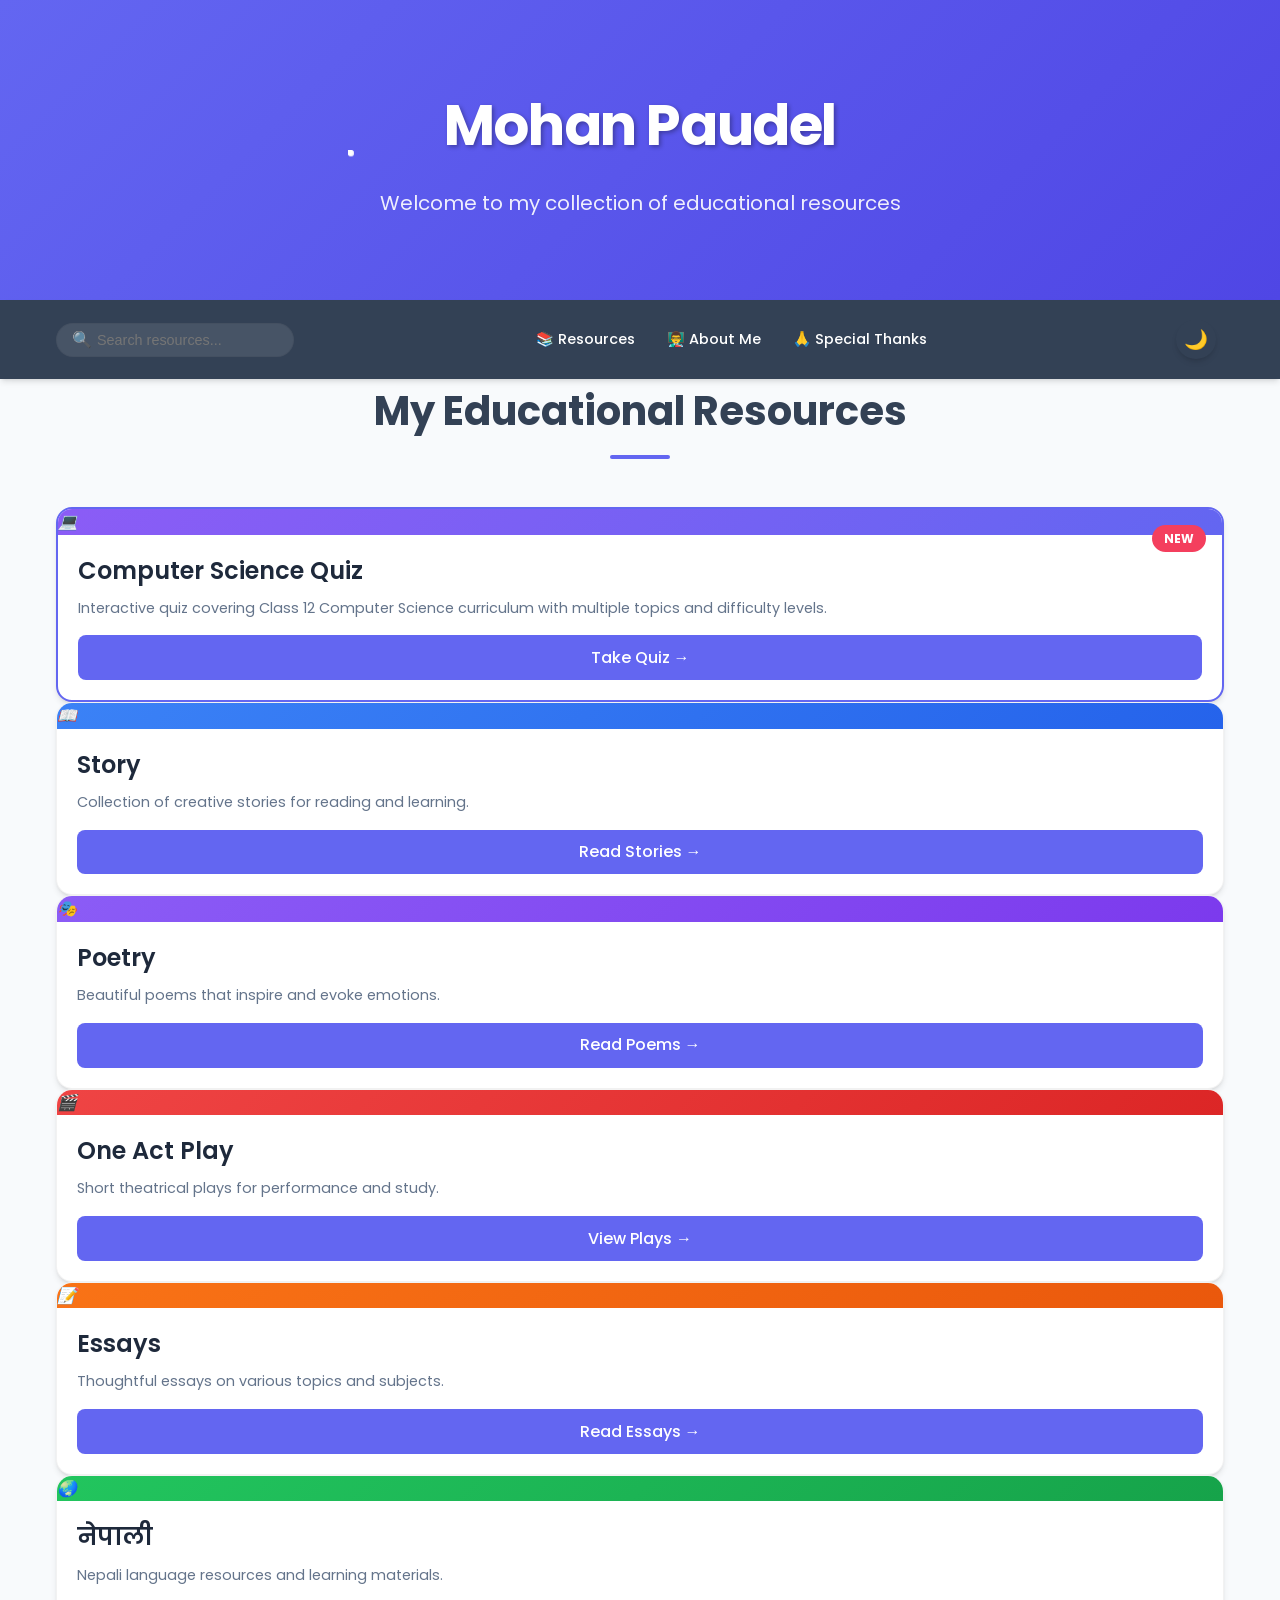
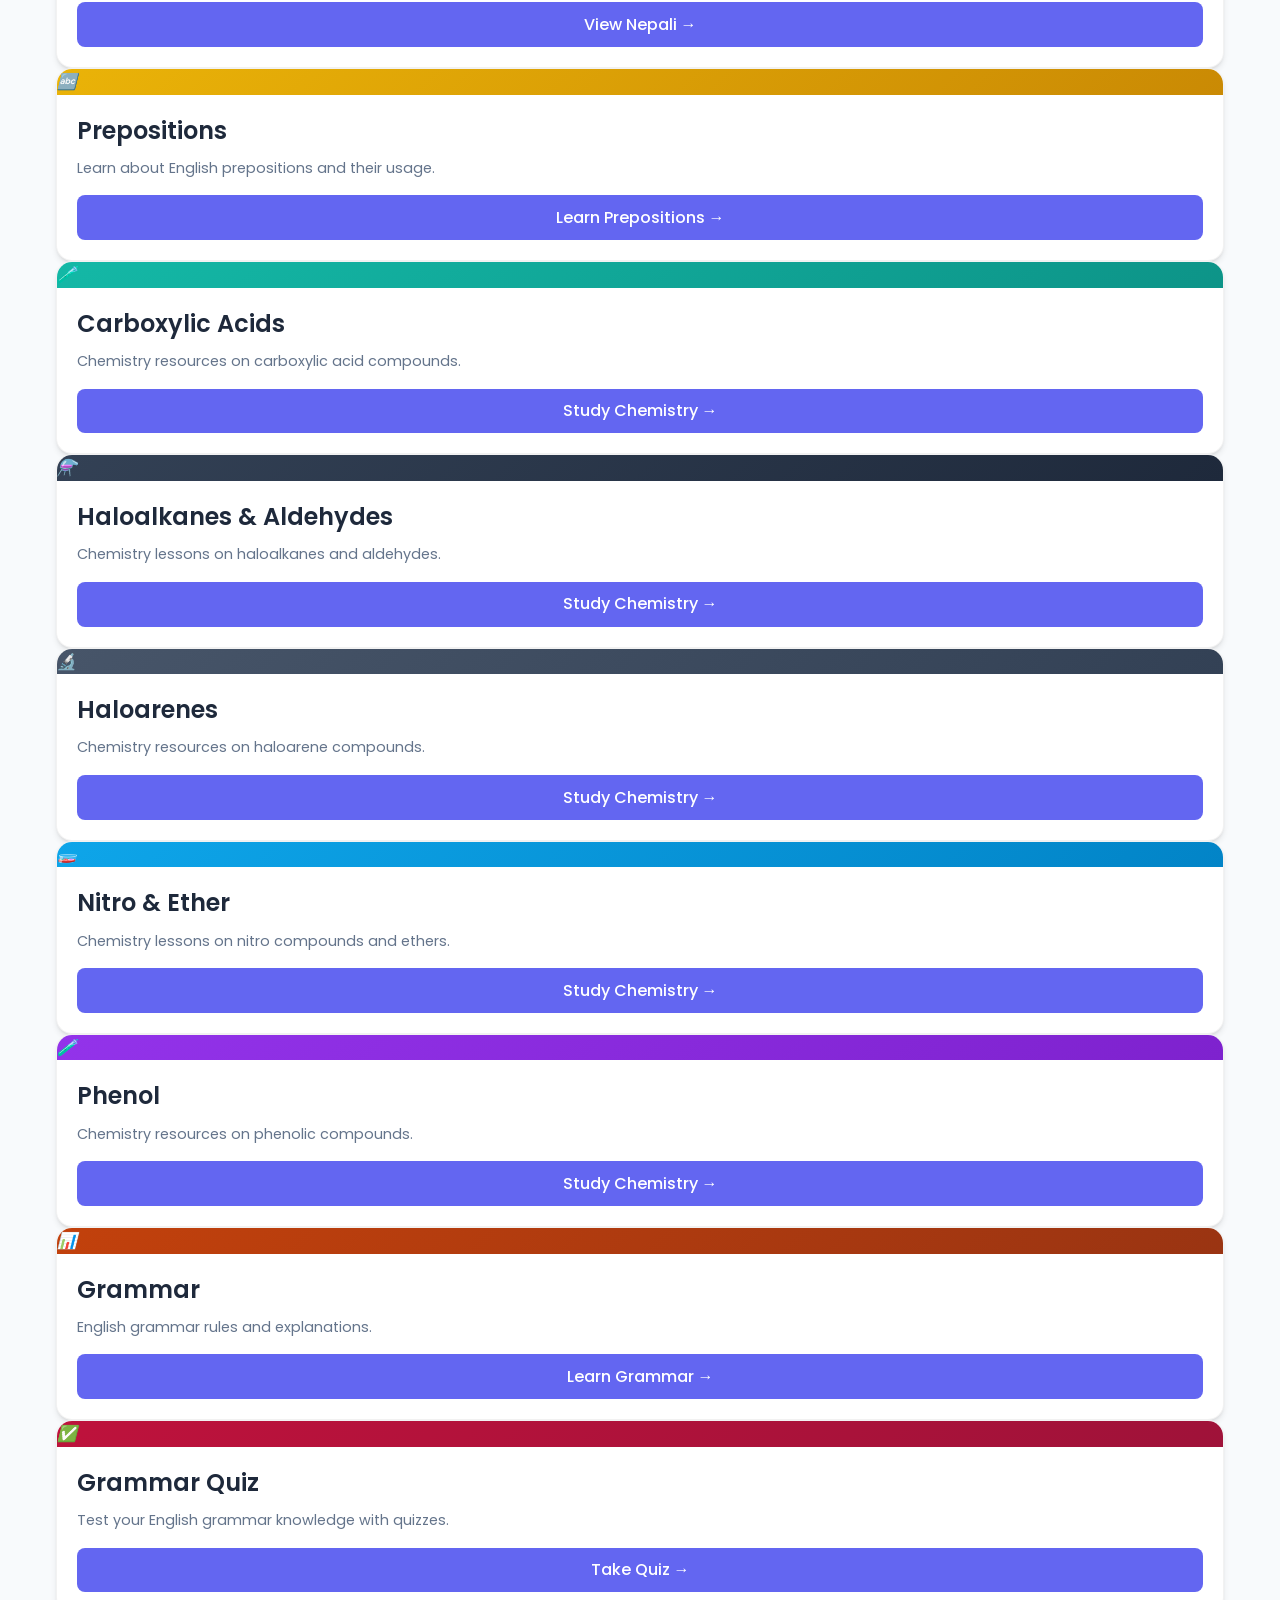
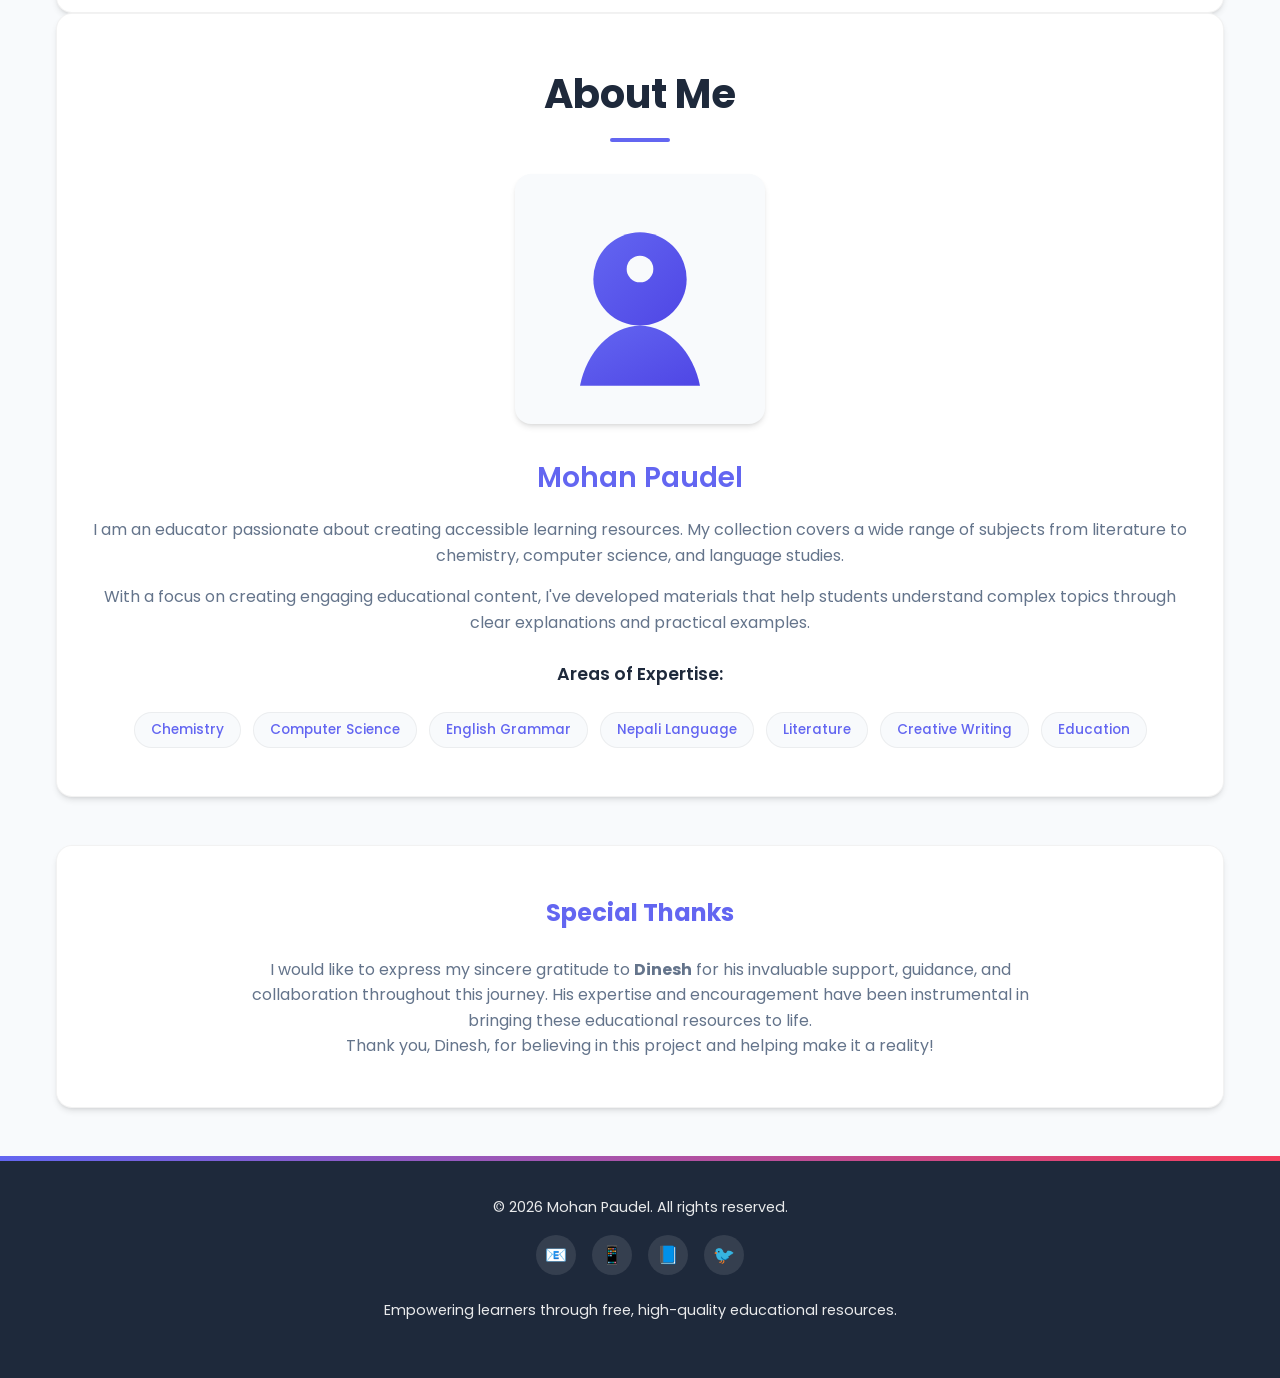
<file: index.html>
<!DOCTYPE html>
<html lang="en">
<head>
    <meta charset="UTF-8">
    <meta name="viewport" content="width=device-width, initial-scale=1.0">
    
    <!-- Primary Meta Tags -->
    <title>Mohan Paudel - Educational Resources | Chemistry, Computer Science, English Grammar & Nepali Language</title>
    <meta name="title" content="Mohan Paudel - Educational Resources | Chemistry, Computer Science, English Grammar & Nepali Language">
    <meta name="description" content="Mohan Paudel's comprehensive collection of educational resources including chemistry lessons, computer science quizzes, English grammar guides, Nepali language materials, literature, poems, stories, and essays for students and educators.">
    <meta name="keywords" content="Mohan Paudel, educational resources, chemistry lessons, computer science quiz, English grammar, Nepali language, literature, poems, stories, essays, carboxylic acids, haloarenes, phenol, prepositions, haloalkanes, aldehydes, nitro compounds, ether, Class 12, Nepal education, online learning, free educational content, teacher resources, student materials">
    <meta name="author" content="Mohan Paudel">
    <meta name="robots" content="index, follow, max-snippet:-1, max-image-preview:large, max-video-preview:-1">
    <meta name="googlebot" content="index, follow">
    <meta name="bingbot" content="index, follow">
    
    <!-- Geographic Meta Tags -->
    <meta name="geo.region" content="NP">
    <meta name="geo.country" content="Nepal">
    <meta name="geo.placename" content="Nepal">
    <meta name="ICBM" content="28.3949, 84.1240">
    
    <!-- Language and Locale -->
    <meta name="language" content="English">
    <meta name="content-language" content="en">
    <link rel="alternate" hreflang="en" href="https://paudelmohan.com.np/">
    <link rel="alternate" hreflang="ne" href="https://paudelmohan.com.np/ne/">
    
    <!-- Open Graph / Facebook -->
    <meta property="og:type" content="website">
    <meta property="og:site_name" content="Mohan Paudel Educational Resources">
    <meta property="og:url" content="https://paudelmohan.com.np/">
    <meta property="og:title" content="Mohan Paudel - Educational Resources | Chemistry, Computer Science & More">
    <meta property="og:description" content="Comprehensive educational materials by Mohan Paudel covering chemistry, computer science, English grammar, Nepali language, literature, and more. Free resources for students and educators.">
    <meta property="og:image" content="https://paudelmohan.com.np/images/mohan-paudel-educational-resources.jpg">
    <meta property="og:image:secure_url" content="https://paudelmohan.com.np/images/mohan-paudel-educational-resources.jpg">
    <meta property="og:image:width" content="1200">
    <meta property="og:image:height" content="630">
    <meta property="og:image:alt" content="Mohan Paudel Educational Resources - Chemistry, Computer Science, Grammar">
    <meta property="og:locale" content="en_US">
    <meta property="og:locale:alternate" content="ne_NP">
    
    <!-- Twitter Card -->
    <meta name="twitter:card" content="summary_large_image">
    <meta name="twitter:site" content="@mohanpaudel">
    <meta name="twitter:creator" content="@mohanpaudel">
    <meta name="twitter:url" content="https://paudelmohan.com.np/">
    <meta name="twitter:title" content="Mohan Paudel - Educational Resources | Chemistry, Computer Science & More">
    <meta name="twitter:description" content="Comprehensive educational materials covering chemistry, computer science, English grammar, Nepali language, literature, and more. Free resources for students and educators.">
    <meta name="twitter:image" content="https://paudelmohan.com.np/images/mohan-paudel-twitter-card.jpg">
    <meta name="twitter:image:alt" content="Mohan Paudel Educational Resources">
    
    <!-- Additional Social Media Meta Tags -->
    <meta property="article:author" content="Mohan Paudel">
    <meta property="article:publisher" content="https://paudelmohan.com.np/">
    <meta property="article:section" content="Education">
    <meta property="article:tag" content="Education, Chemistry, Computer Science, Grammar, Nepal">
    
    <!-- LinkedIn -->
    <meta property="og:image:type" content="image/jpeg">
    <meta name="linkedin:owner" content="Mohan Paudel">
    
    <!-- Pinterest -->
    <meta name="pinterest-rich-pin" content="true">
    <meta property="og:see_also" content="https://paudelmohan.com.np/chemistry">
    <meta property="og:see_also" content="https://paudelmohan.com.np/computer-science">
    <meta property="og:see_also" content="https://paudelmohan.com.np/grammar">
    
    <!-- Theme and Browser Meta Tags -->
    <meta name="theme-color" content="#6366f1">
    <meta name="msapplication-TileColor" content="#6366f1">
    <meta name="msapplication-navbutton-color" content="#6366f1">
    <meta name="apple-mobile-web-app-status-bar-style" content="black-translucent">
    <meta name="apple-mobile-web-app-capable" content="yes">
    <meta name="apple-mobile-web-app-title" content="Mohan Paudel Education">
    <meta name="application-name" content="Mohan Paudel Educational Resources">
    
    <!-- Canonical and Alternate URLs -->
    <link rel="canonical" href="https://paudelmohan.com.np/">
    <link rel="alternate" type="application/rss+xml" title="Mohan Paudel Educational Resources RSS" href="https://paudelmohan.com.np/rss.xml">
    <link rel="alternate" type="application/atom+xml" title="Mohan Paudel Educational Resources Atom" href="https://paudelmohan.com.np/atom.xml">
    
    <!-- Favicon and Icons -->
    <link rel="icon" type="image/png" sizes="32x32" href="/favicon-32x32.png">
    <link rel="icon" type="image/png" sizes="16x16" href="/favicon-16x16.png">
    <link rel="apple-touch-icon" sizes="180x180" href="/apple-touch-icon.png">
    <link rel="icon" type="image/png" sizes="192x192" href="/android-chrome-192x192.png">
    <link rel="icon" type="image/png" sizes="512x512" href="/android-chrome-512x512.png">
    <link rel="manifest" href="/site.webmanifest">
    <link rel="mask-icon" href="/safari-pinned-tab.svg" color="#6366f1">
    
    <!-- Preconnect for Performance -->
    <link rel="preconnect" href="https://fonts.googleapis.com">
    <link rel="preconnect" href="https://fonts.gstatic.com" crossorigin>
    <link rel="dns-prefetch" href="https://www.google-analytics.com">
    <link rel="dns-prefetch" href="https://www.googletagmanager.com">
    
    <!-- Google Fonts -->
    <link href="https://fonts.googleapis.com/css2?family=Poppins:wght@300;400;500;600;700&display=swap" rel="stylesheet">

    <!-- Unified Styles -->
    <link rel="stylesheet" href="css/styles.css">

    <!-- Structured Data - Person Schema -->
    <script type="application/ld+json">
    {
      "@context": "https://schema.org",
      "@type": "Person",
      "name": "Mohan Paudel",
      "url": "https://paudelmohan.com.np/",
      "image": "https://paudelmohan.com.np/images/mohan-paudel-profile.jpg",
      "sameAs": [
        "https://www.facebook.com/mohanpaudel",
        "https://www.linkedin.com/in/mohanpaudel",
        "https://twitter.com/mohanpaudel"
      ],
      "jobTitle": "Educator",
      "worksFor": {
        "@type": "Organization",
        "name": "Educational Content Creator"
      },
      "alumniOf": {
        "@type": "Organization",
        "name": "Nepal"
      },
      "nationality": {
        "@type": "Country",
        "name": "Nepal"
      },
      "knowsAbout": [
        "Chemistry",
        "Computer Science",
        "English Grammar",
        "Nepali Language",
        "Literature",
        "Education",
        "Teaching"
      ],
      "email": "paudelmohan761@gmail.com",
      "telephone": "+977-9748202957",
      "address": {
        "@type": "PostalAddress",
        "addressCountry": "NP"
      }
    }
    </script>
    
    <!-- Structured Data - Website Schema -->
    <script type="application/ld+json">
    {
      "@context": "https://schema.org",
      "@type": "WebSite",
      "name": "Mohan Paudel Educational Resources",
      "alternateName": "Mohan Paudel Education",
      "url": "https://paudelmohan.com.np/",
      "description": "Comprehensive educational resources by Mohan Paudel covering chemistry, computer science, English grammar, Nepali language, literature, poems, stories, and essays.",
      "inLanguage": "en-US",
      "isAccessibleForFree": true,
      "creator": {
        "@type": "Person",
        "name": "Mohan Paudel"
      },
      "publisher": {
        "@type": "Person",
        "name": "Mohan Paudel"
      },
      "potentialAction": {
        "@type": "SearchAction",
        "target": "https://paudelmohan.com.np/search?q={search_term_string}",
        "query-input": "required name=search_term_string"
      },
      "mainEntity": {
        "@type": "ItemList",
        "name": "Educational Resources",
        "itemListElement": [
          {
            "@type": "Course",
            "name": "Chemistry Resources",
            "description": "Comprehensive chemistry lessons including carboxylic acids, haloarenes, phenol, and more"
          },
          {
            "@type": "Course", 
            "name": "Computer Science Quiz",
            "description": "Interactive Class 12 Computer Science curriculum quiz"
          },
          {
            "@type": "Course",
            "name": "English Grammar",
            "description": "English grammar rules, explanations, and quizzes"
          },
          {
            "@type": "Course",
            "name": "Nepali Language Resources",
            "description": "Nepali language learning materials and resources"
          }
        ]
      }
    }
    </script>
    
    <!-- Structured Data - Educational Organization -->
    <script type="application/ld+json">
    {
      "@context": "https://schema.org",
      "@type": "EducationalOrganization",
      "name": "Mohan Paudel Educational Resources",
      "url": "https://paudelmohan.com.np/",
      "logo": "https://paudelmohan.com.np/images/logo.png",
      "description": "Free educational resources and materials for students and educators",
      "founder": {
        "@type": "Person",
        "name": "Mohan Paudel"
      },
      "contactPoint": {
        "@type": "ContactPoint",
        "telephone": "+977-9748202957",
        "email": "paudelmohan761@gmail.com",
        "contactType": "customer service"
      },
      "address": {
        "@type": "PostalAddress",
        "addressCountry": "NP"
      },
      "areaServed": {
        "@type": "Country",
        "name": "Nepal"
      },
      "educationalCredentialAwarded": "Educational Resources",
      "hasOfferCatalog": {
        "@type": "OfferCatalog",
        "name": "Educational Courses",
        "itemListElement": [
          {
            "@type": "Course",
            "name": "Chemistry Lessons",
            "courseCode": "CHEM",
            "description": "Comprehensive chemistry resources including organic and inorganic chemistry topics"
          },
          {
            "@type": "Course", 
            "name": "Computer Science",
            "courseCode": "CS",
            "description": "Class 12 Computer Science curriculum and interactive quizzes"
          },
          {
            "@type": "Course",
            "name": "English Grammar",
            "courseCode": "ENG",
            "description": "English grammar rules, prepositions, and language learning materials"
          },
          {
            "@type": "Course",
            "name": "Literature",
            "courseCode": "LIT", 
            "description": "Poetry, stories, essays, and one-act plays for literature study"
          }
        ]
      }
    }
    </script>
    
    <!-- Structured Data - Course Schema for Chemistry -->
    <script type="application/ld+json">
    {
      "@context": "https://schema.org",
      "@type": "Course",
      "name": "Chemistry Resources by Mohan Paudel",
      "description": "Comprehensive chemistry lessons covering carboxylic acids, haloarenes, phenol, haloalkanes, aldehydes, nitro compounds, and ether",
      "provider": {
        "@type": "Person",
        "name": "Mohan Paudel"
      },
      "educationalLevel": "Secondary Education",
      "teaches": [
        "Carboxylic Acids",
        "Haloarenes", 
        "Phenol",
        "Haloalkanes",
        "Aldehydes",
        "Nitro Compounds",
        "Ether"
      ],
      "inLanguage": "en",
      "isAccessibleForFree": true,
      "learningResourceType": "Course Material",
      "educationalUse": "Study Guide"
    }
    </script>
    
    <!-- Structured Data - FAQ Schema -->
    <script type="application/ld+json">
    {
      "@context": "https://schema.org",
      "@type": "FAQPage",
      "mainEntity": [
        {
          "@type": "Question",
          "name": "Who is Mohan Paudel?",
          "acceptedAnswer": {
            "@type": "Answer",
            "text": "Mohan Paudel is an educator passionate about creating accessible learning resources covering chemistry, computer science, English grammar, Nepali language, and literature."
          }
        },
        {
          "@type": "Question",
          "name": "What educational resources does Mohan Paudel provide?",
          "acceptedAnswer": {
            "@type": "Answer",
            "text": "Mohan Paudel provides comprehensive educational materials including chemistry lessons, computer science quizzes, English grammar guides, Nepali language resources, literature, poems, stories, and essays."
          }
        },
        {
          "@type": "Question",
          "name": "Are Mohan Paudel's educational resources free?",
          "acceptedAnswer": {
            "@type": "Answer",
            "text": "Yes, all educational resources provided by Mohan Paudel are freely accessible to students and educators."
          }
        },
        {
          "@type": "Question",
          "name": "What chemistry topics does Mohan Paudel cover?",
          "acceptedAnswer": {
            "@type": "Answer",
            "text": "Mohan Paudel covers various chemistry topics including carboxylic acids, haloarenes, phenol, haloalkanes, aldehydes, nitro compounds, and ether compounds."
          }
        }
      ]
    }
    </script>
    
    <!-- Structured Data - BreadcrumbList -->
    <script type="application/ld+json">
    {
      "@context": "https://schema.org",
      "@type": "BreadcrumbList",
      "itemListElement": [
        {
          "@type": "ListItem",
          "position": 1,
          "name": "Home",
          "item": "https://paudelmohan.com.np/"
        },
        {
          "@type": "ListItem",
          "position": 2,
          "name": "Educational Resources",
          "item": "https://paudelmohan.com.np/#resources"
        },
        {
          "@type": "ListItem",
          "position": 3,
          "name": "About Mohan Paudel",
          "item": "https://paudelmohan.com.np/#about"
        }
      ]
    }
    </script>

</head>
<body>
    <header>
        <div class="header-bg" id="headerBg"></div>
        <div class="header-content">
            <div class="container">
                <h1>Mohan Paudel</h1>
                <p>Welcome to my collection of educational resources</p>
            </div>
        </div>
    </header>

    <nav>
        <div class="container">
            <div class="search-container">
                <span class="search-icon">🔍</span>
                <input type="text" id="searchInput" class="search-input" placeholder="Search resources...">
            </div>
            <ul>
                <li><a href="#resources">📚 Resources</a></li>
                <li><a href="#about">👨‍🏫 About Me</a></li>
                <li><a href="#thanks">🙏 Special Thanks</a></li>
            </ul>
            <button id="themeToggle" class="theme-toggle" title="Toggle Search">🌙</button>
        </div>
    </nav>

    <main>
        <div class="container">
            <section id="resources" class="animate delay-1">
                <h2 class="section-title">My Educational Resources</h2>
                <div class="grid-container">
                    <!-- New Computer Science Quiz Card with Featured Badge -->
                    <div class="card animate delay-1 featured-card">
                        <div class="featured-badge">NEW</div>
                        <div class="card-icon" style="background: linear-gradient(135deg, #8b5cf6, #6366f1);">
                            <i>💻</i>
                        </div>
                        <div class="card-content">
                            <h3>Computer Science Quiz</h3>
                            <p>Interactive quiz covering Class 12 Computer Science curriculum with multiple topics and difficulty levels.</p>
                            <a href="resources/computer.html" class="card-btn">Take Quiz →</a>
                        </div>
                    </div>
                    
                    <div class="card animate delay-1">
                        <div class="card-icon" style="background: linear-gradient(135deg, #3b82f6, #2563eb);">
                            <i>📖</i>
                        </div>
                        <div class="card-content">
                            <h3>Story</h3>
                            <p>Collection of creative stories for reading and learning.</p>
                            <a href="resources/story.html" class="card-btn">Read Stories →</a>
                        </div>
                    </div>
                    
                    <div class="card animate delay-1">
                        <div class="card-icon" style="background: linear-gradient(135deg, #8b5cf6, #7c3aed);">
                            <i>🎭</i>
                        </div>
                        <div class="card-content">
                            <h3>Poetry</h3>
                            <p>Beautiful poems that inspire and evoke emotions.</p>
                            <a href="resources/poem.html" class="card-btn">Read Poems →</a>
                        </div>
                    </div>
                    
                    <div class="card animate delay-2">
                        <div class="card-icon" style="background: linear-gradient(135deg, #ef4444, #dc2626);">
                            <i>🎬</i>
                        </div>
                        <div class="card-content">
                            <h3>One Act Play</h3>
                            <p>Short theatrical plays for performance and study.</p>
                            <a href="resources/oneactplay.html" class="card-btn">View Plays →</a>
                        </div>
                    </div>
                    
                    <div class="card animate delay-2">
                        <div class="card-icon" style="background: linear-gradient(135deg, #f97316, #ea580c);">
                            <i>📝</i>
                        </div>
                        <div class="card-content">
                            <h3>Essays</h3>
                            <p>Thoughtful essays on various topics and subjects.</p>
                            <a href="resources/Essay.html" class="card-btn">Read Essays →</a>
                        </div>
                    </div>
                    
                    <div class="card animate delay-3">
                        <div class="card-icon" style="background: linear-gradient(135deg, #22c55e, #16a34a);">
                            <i>🌏</i>
                        </div>
                        <div class="card-content">
                            <h3>नेपाली</h3>
                            <p>Nepali language resources and learning materials.</p>
                            <a href="resources/nepali.html" class="card-btn">View Nepali →</a>
                        </div>
                    </div>
                    
                    <div class="card animate delay-3">
                        <div class="card-icon" style="background: linear-gradient(135deg, #eab308, #ca8a04);">
                            <i>🔤</i>
                        </div>
                        <div class="card-content">
                            <h3>Prepositions</h3>
                            <p>Learn about English prepositions and their usage.</p>
                            <a href="resources/preposition.html" class="card-btn">Learn Prepositions →</a>
                        </div>
                    </div>
                    
                    <div class="card animate delay-4">
                        <div class="card-icon" style="background: linear-gradient(135deg, #14b8a6, #0d9488);">
                            <i>🧪</i>
                        </div>
                        <div class="card-content">
                            <h3>Carboxylic Acids</h3>
                            <p>Chemistry resources on carboxylic acid compounds.</p>
                            <a href="resources/carboxylic.html" class="card-btn">Study Chemistry →</a>
                        </div>
                    </div>
                    
                    <div class="card animate delay-4">
                        <div class="card-icon" style="background: linear-gradient(135deg, #334155, #1e293b);">
                            <i>⚗️</i>
                        </div>
                        <div class="card-content">
                            <h3>Haloalkanes & Aldehydes</h3>
                            <p>Chemistry lessons on haloalkanes and aldehydes.</p>
                            <a href="resources/haloalkanesandaldehyde.html" class="card-btn">Study Chemistry →</a>
                        </div>
                    </div>
                    
                    <div class="card animate delay-5">
                        <div class="card-icon" style="background: linear-gradient(135deg, #475569, #334155);">
                            <i>🔬</i>
                        </div>
                        <div class="card-content">
                            <h3>Haloarenes</h3>
                            <p>Chemistry resources on haloarene compounds.</p>
                            <a href="resources/haloarenes.html" class="card-btn">Study Chemistry →</a>
                        </div>
                    </div>
                    
                    <div class="card animate delay-5">
                        <div class="card-icon" style="background: linear-gradient(135deg, #0ea5e9, #0284c7);">
                            <i>🧫</i>
                        </div>
                        <div class="card-content">
                            <h3>Nitro & Ether</h3>
                            <p>Chemistry lessons on nitro compounds and ethers.</p>
                            <a href="resources/nitroether.html" class="card-btn">Study Chemistry →</a>
                        </div>
                    </div>
                    
                    <div class="card animate delay-5">
                        <div class="card-icon" style="background: linear-gradient(135deg, #9333ea, #7e22ce);">
                            <i>🧪</i>
                        </div>
                        <div class="card-content">
                            <h3>Phenol</h3>
                            <p>Chemistry resources on phenolic compounds.</p>
                            <a href="resources/phenol.html" class="card-btn">Study Chemistry →</a>
                        </div>
                    </div>
                    
                    <div class="card animate delay-5">
                        <div class="card-icon" style="background: linear-gradient(135deg, #c2410c, #9a3412);">
                            <i>📊</i>
                        </div>
                        <div class="card-content">
                            <h3>Grammar</h3>
                            <p>English grammar rules and explanations.</p>
                            <a href="resources/grammar.html" class="card-btn">Learn Grammar →</a>
                        </div>
                    </div>
                    
                    <div class="card animate delay-5">
                        <div class="card-icon" style="background: linear-gradient(135deg, #be123c, #9f1239);">
                            <i>✅</i>
                        </div>
                        <div class="card-content">
                            <h3>Grammar Quiz</h3>
                            <p>Test your English grammar knowledge with quizzes.</p>
                            <a href="resources/Quiz.html" class="card-btn">Take Quiz →</a>
                        </div>
                    </div>
                </div>
            </section>
            
            <section id="about" class="about-section animate delay-2">
                <h2 class="section-title">About Me</h2>
                <div class="about-content">
                    <div class="about-image">
                        <svg width="300" height="300" viewBox="0 0 300 300">
                            <defs>
                                <linearGradient id="avatarGradient" x1="0%" y1="0%" x2="100%" y2="100%">
                                    <stop offset="0%" stop-color="#6366f1" />
                                    <stop offset="100%" stop-color="#4f46e5" />
                                </linearGradient>
                            </defs>
                            <circle cx="150" cy="120" r="70" fill="url(#avatarGradient)" />
                            <circle cx="150" cy="105" r="20" fill="#f8fafc" />
                            <path d="M150,190 C194,190 230,230 240,280 L60,280 C70,230 106,190 150,190 Z" fill="url(#avatarGradient)" />
                        </svg>
                    </div>
                    <div class="about-text">
                        <h3>Mohan Paudel</h3>
                        <p>I am an educator passionate about creating accessible learning resources. My collection covers a wide range of subjects from literature to chemistry, computer science, and language studies.</p>
                        <p>With a focus on creating engaging educational content, I've developed materials that help students understand complex topics through clear explanations and practical examples.</p>
                        <h4>Areas of Expertise:</h4>
                        <div class="skills">
                            <span class="skill-tag">Chemistry</span>
                            <span class="skill-tag">Computer Science</span>
                            <span class="skill-tag">English Grammar</span>
                            <span class="skill-tag">Nepali Language</span>
                            <span class="skill-tag">Literature</span>
                            <span class="skill-tag">Creative Writing</span>
                            <span class="skill-tag">Education</span>
                        </div>
                    </div>
                </div>
            </section>
            
            <section id="thanks" class="thanks-section animate delay-3">
                <div class="thanks-content">
                    <h2>Special Thanks</h2>
                    <p>I would like to express my sincere gratitude to <strong>Dinesh</strong> for his invaluable support, guidance, and collaboration throughout this journey. His expertise and encouragement have been instrumental in bringing these educational resources to life.</p>
                    <p>Thank you, Dinesh, for believing in this project and helping make it a reality!</p>
                </div>
            </section>
        </div>
    </main>
    
    <footer>
        <div class="container">
            <p>&copy; 2026 Mohan Paudel. All rights reserved.</p>
            <div class="social-links">
                <a href="#" class="social-link" onclick="showModal('contact')" aria-label="Contact via email">📧</a>
                <a href="#" class="social-link" aria-label="Phone contact">📱</a>
                <a href="#" class="social-link" aria-label="Facebook profile">📘</a>
                <a href="#" class="social-link" aria-label="Twitter profile">🐦</a>
            </div>
            <p>Empowering learners through free, high-quality educational resources.</p>
        </div>
    </footer>
    
    <a href="#" class="back-to-top" id="backToTop" aria-label="Back to top">↑</a>
    
    <!-- Modal -->
    <div id="contactModal" class="modal" role="dialog" aria-labelledby="modal-title" aria-hidden="true">
        <div class="modal-content">
            <span class="close" onclick="closeModal('contact')" aria-label="Close modal">&times;</span>
            <div class="modal-header">
                <h2 id="modal-title">Contact Me</h2>
            </div>
            <div class="modal-body">
                <p>Thank you for your interest in getting in touch. You can reach me through the following methods:</p>
                <p><strong>Email:</strong> <a href="mailto:paudelmohan761@gmail.com">paudelmohan761@gmail.com</a></p>
                <p><strong>Phone:</strong> <a href="tel:+9779748202957">+977 9748202957</a></p>
                <p>I typically respond to all inquiries within 24-48 hours. Looking forward to hearing from you!</p>
            </div>
            <div class="modal-footer">
                <button class="modal-btn" onclick="closeModal('contact')">Close</button>
            </div>
        </div>
    </div>
    
    <script>
        // Back to top button functionality
        const backToTopBtn = document.getElementById('backToTop');
        
        function handleScroll() {
            if (window.pageYOffset > 300) {
                backToTopBtn.classList.add('active');
            } else {
                backToTopBtn.classList.remove('active');
            }
        }
        
        window.addEventListener('scroll', throttle(handleScroll, 100));
        
        backToTopBtn.addEventListener('click', function(e) {
            e.preventDefault();
            window.scrollTo({
                top: 0,
                behavior: 'smooth'
            });
        });
        
        // Smooth scrolling for navigation
        document.querySelectorAll('nav a[href^="#"]').forEach(function(anchor) {
            anchor.addEventListener('click', function(e) {
                e.preventDefault();
                
                const targetId = this.getAttribute('href');
                const targetElement = document.querySelector(targetId);
                
                if (targetElement) {
                    const offsetTop = targetElement.offsetTop - 70;
                    window.scrollTo({
                        top: offsetTop,
                        behavior: 'smooth'
                    });
                }
            });
        });
        
        // Modal functionality
        function showModal(type) {
            const modal = document.getElementById(type + 'Modal');
            if (modal) {
                modal.classList.add('show');
                modal.setAttribute('aria-hidden', 'false');
                document.body.style.overflow = 'hidden';

                // Focus management
                const closeBtn = modal.querySelector('.close');
                if (closeBtn) closeBtn.focus();
            }
        }
        
        function closeModal(type) {
            const modal = document.getElementById(type + 'Modal');
            if (modal) {
                modal.classList.remove('show');
                modal.setAttribute('aria-hidden', 'true');
                document.body.style.overflow = 'auto';
            }
        }
        
        // Close modal when clicking outside of it
        window.addEventListener('click', function(e) {
            const modals = document.querySelectorAll('.modal');
            modals.forEach(function(modal) {
                if (e.target === modal) {
                    modal.classList.remove('show');
                    modal.setAttribute('aria-hidden', 'true');
                    document.body.style.overflow = 'auto';
                }
            });
        });
        
        // Close modal with Escape key
        document.addEventListener('keydown', function(e) {
            if (e.key === 'Escape') {
                const modals = document.querySelectorAll('.modal.show');
                modals.forEach(function(modal) {
                    modal.classList.remove('show');
                    modal.setAttribute('aria-hidden', 'true');
                    document.body.style.overflow = 'auto';
                });
            }
        });
        
        // Intersection Observer for fade-in animations
        const observerOptions = {
            threshold: 0.1,
            rootMargin: '0px 0px -50px 0px'
        };
        
        const observer = new IntersectionObserver(function(entries) {
            entries.forEach(function(entry) {
                if (entry.isIntersecting) {
                    entry.target.style.opacity = '1';
                    entry.target.style.transform = 'translateY(0)';
                }
            });
        }, observerOptions);
        
        // Apply intersection observer to animated elements
        document.querySelectorAll('.animate').forEach(function(element) {
            element.style.opacity = '0';
            element.style.transform = 'translateY(20px)';
            element.style.transition = 'opacity 0.8s ease, transform 0.8s ease';
            observer.observe(element);
        });
        
        // Create particles for header background
        function createParticles() {
            const headerBg = document.getElementById('headerBg');
            if (!headerBg) return;
            
            headerBg.innerHTML = '';
            const particleCount = window.innerWidth < 768 ? 15 : 25; // Fewer particles on mobile
            
            for (let i = 0; i < particleCount; i++) {
                const particle = document.createElement('div');
                particle.className = 'particle';
                
                const size = Math.random() * 6 + 2;
                particle.style.width = size + 'px';
                particle.style.height = size + 'px';
                particle.style.left = Math.random() * 100 + '%';
                particle.style.top = Math.random() * 100 + '%';
                particle.style.opacity = Math.random() * 0.4 + 0.1;
                particle.style.animation = `float ${Math.random() * 8 + 4}s linear infinite`;
                particle.style.animationDelay = Math.random() * 3 + 's';
                
                headerBg.appendChild(particle);
            }
        }
        
        // Initialize particles
        createParticles();
        
        // Recreate particles on resize
        let resizeTimeout;
        window.addEventListener('resize', function() {
            clearTimeout(resizeTimeout);
            resizeTimeout = setTimeout(createParticles, 250);
        });
        
        // Enhanced card hover effects (only on non-touch devices)
        if (!('ontouchstart' in window)) {
            document.querySelectorAll('.card').forEach(function(card) {
                card.addEventListener('mouseenter', function() {
                    this.style.transform = 'translateY(-8px)';
                    this.style.boxShadow = '0 15px 30px rgba(0, 0, 0, 0.15)';
                });
                
                card.addEventListener('mouseleave', function() {
                    this.style.transform = 'translateY(0)';
                    this.style.boxShadow = '0 4px 6px rgba(0, 0, 0, 0.1)';
                });
            });
        }
        
        // Performance optimization: Throttle function
        function throttle(func, limit) {
            let inThrottle;
            return function() {
                const args = arguments;
                const context = this;
                if (!inThrottle) {
                    func.apply(context, args);
                    inThrottle = true;
                    setTimeout(() => inThrottle = false, limit);
                }
            }
        }
        
        // Error handling for missing elements
        function safeQuerySelector(selector) {
            try {
                return document.querySelector(selector);
            } catch (error) {
                console.warn('Element not found:', selector);
                return null;
            }
        }
        
        // Add loading state for better UX
        window.addEventListener('load', function() {
            document.body.classList.add('loaded');
        });
        
        // Handle orientation change on mobile
        window.addEventListener('orientationchange', function() {
            setTimeout(function() {
                createParticles();
            }, 500);
        });
        
        // Prevent zoom on double tap for iOS
        let lastTouchEnd = 0;
        document.addEventListener('touchend', function(event) {
            const now = (new Date()).getTime();
            if (now - lastTouchEnd <= 300) {
                event.preventDefault();
            }
            lastTouchEnd = now;
        }, false);
    </script>
    <!-- App Scripts -->
    <script src="js/main.js"></script>
</body>
</html>
</file>
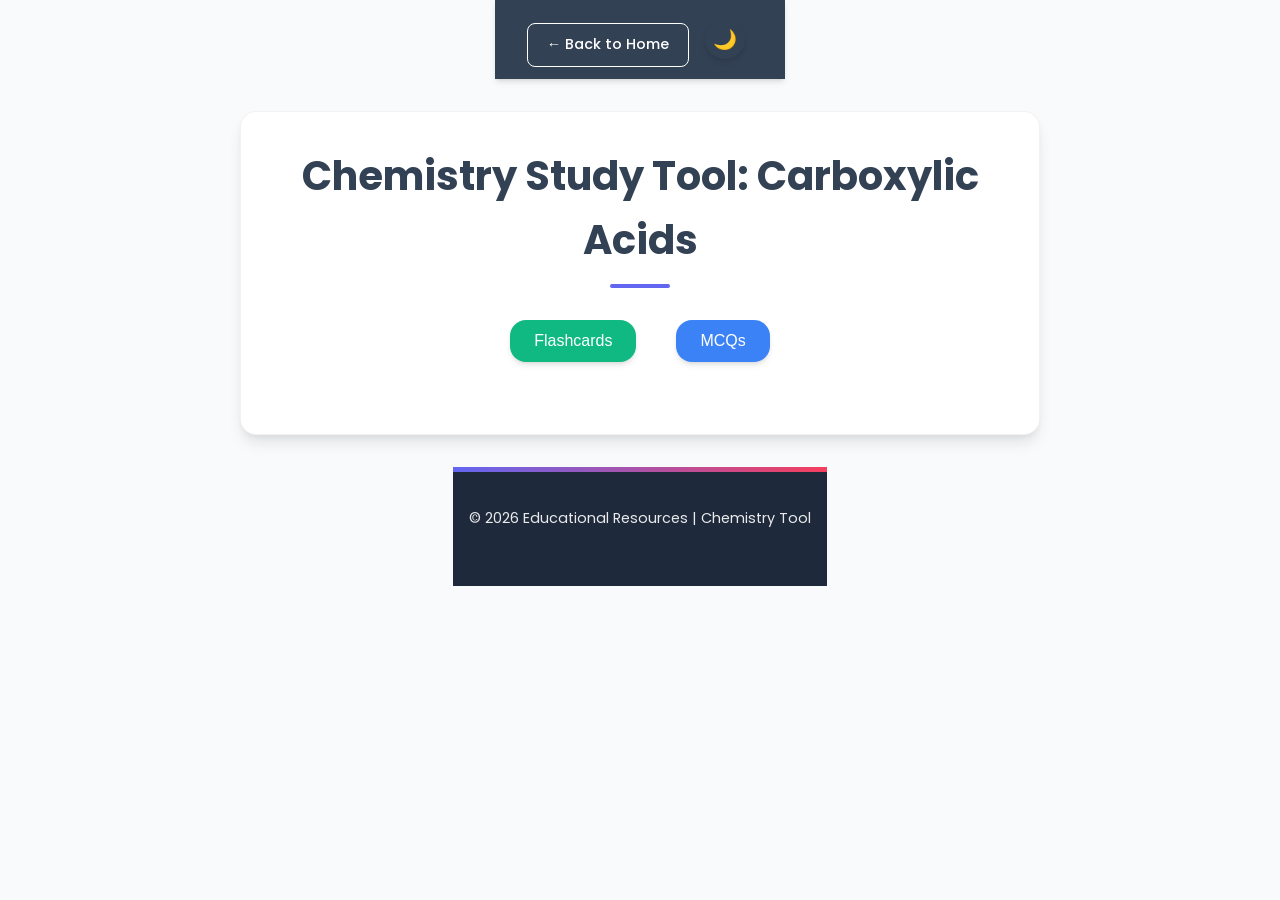
<file: resources/carboxylic.html>
<!DOCTYPE html>
<html lang="en">
<head>
    <meta charset="UTF-8">
    <meta name="viewport" content="width=device-width, initial-scale=1.0">
    <link href="https://fonts.googleapis.com/css2?family=Poppins:wght@300;400;500;600;700&display=swap" rel="stylesheet">
    <link rel="stylesheet" href="../css/styles.css">
    <title>Chemistry Study Tool: Carboxylic Acids</title>
    <style>
        /* Layout Fixes for the "Old Method" */
        body { 
            font-family: 'Poppins', sans-serif; 
            background-color: var(--bg-color); 
            min-height: 100vh;
            display: flex;
            flex-direction: column;
            align-items: center;
        }

        .main-container {
            width: 100%;
            max-width: 800px;
            background-color: var(--card-bg);
            border-radius: var(--border-radius);
            box-shadow: var(--shadow-lg);
            padding: 2rem;
            margin: 2rem auto;
            border: 1px solid var(--border-color);
        }

        .mode-selection {
            display: flex;
            justify-content: center;
            gap: 1.5rem;
            margin-bottom: 2rem;
        }

        /* Flashcard Styles */
        .flashcard-inner {
            position: relative; width: 100%; height: 100%; text-align: center; transition: transform 0.6s; transform-style: preserve-3d;
        }
        .flashcard.flipped .flashcard-inner { transform: rotateY(180deg); }
        .flashcard-front, .flashcard-back {
            position: absolute; width: 100%; height: 100%; -webkit-backface-visibility: hidden; backface-visibility: hidden;
            display: flex; flex-direction: column; justify-content: center; align-items: center;
            padding: 20px; border-radius: 0.5rem; background-color: var(--card-bg);
            box-shadow: var(--shadow-md);
            border: 1px solid var(--border-color);
        }
        .flashcard-back {
            transform: rotateY(180deg); 
            background-color: var(--light-bg);
            align-items: flex-start; text-align: left;
        }
        .perspective { perspective: 1000px; }
        .flashcard-container { width: 100%; height: 300px; margin-bottom: 2rem; }

        /* MCQ Styles */
        .mcq-option-button {
            display: block;
            width: 100%;
            text-align: left;
            padding: 1rem;
            margin-bottom: 0.75rem;
            border: 1px solid var(--border-color);
            border-radius: var(--border-radius);
            background-color: var(--card-bg);
            color: var(--text-primary);
            cursor: pointer;
            transition: var(--transition);
        }
        .mcq-option-button:hover:not(:disabled) {
            background-color: var(--light-bg);
            transform: translateX(5px);
        }
        .selected-option {
            border-color: var(--primary-color) !important;
            background-color: var(--light-bg) !important;
        }
        .correct-option {
            background-color: #d1fae5 !important;
            border-color: #10b981 !important;
            color: #065f46 !important;
        }
        .incorrect-option {
            background-color: #fee2e2 !important;
            border-color: #ef4444 !important;
            color: #991b1b !important;
        }

        .feedback-box {
            margin-top: 1.5rem;
            padding: 1.5rem;
            background-color: var(--light-bg);
            border-radius: var(--border-radius);
            border-left: 4px solid var(--primary-color);
        }

        code { background-color: rgba(0,0,0,0.1); padding: 2px 4px; border-radius: 3px; font-family: monospace; }
        .hidden { display: none !important; }
        
        /* Flex Alignment */
        .flex-col-center { display: flex; flex-direction: column; align-items: center; }
        .gap-3 { gap: 1rem; }
    </style>
</head>
<body>
    <nav>
        <div class="container">
            <a href="../index.html" class="card-btn" style="background-color: transparent; border: 1px solid white;">← Back to Home</a>
            <button id="themeToggle" class="theme-toggle" style="margin-left: auto;">🌙</button>
        </div>
    </nav>

    <div class="main-container">
        <h1 class="section-title" style="text-align: center; margin-bottom: 1.5rem;">Chemistry Study Tool: Carboxylic Acids</h1>

        <!-- Mode Selection Area -->
        <div id="mode-selection" class="mode-selection">
            <button id="select-flashcard-mode" class="btn" style="background-color: #10b981;">Flashcards</button>
            <button id="select-mcq-mode" class="btn" style="background-color: #3b82f6;">MCQs</button>
        </div>

        <!-- Content Display Area -->
        <div id="content-area" class="hidden">

            <!-- Flashcard View -->
            <div id="flashcard-view" class="hidden flex-col-center">
                <div id="card-info" style="margin-bottom: 1rem; font-weight: 500; color: var(--text-secondary);">Card X of Y</div>
                <div id="card" class="flashcard-container flashcard perspective cursor-pointer" onclick="flipFlashcard()">
                    <div class="flashcard-inner">
                        <div class="flashcard-front">
                            <p id="card-front-text" style="font-size: 1.2rem; font-weight: 500;"></p>
                            <span style="font-size: 0.8rem; color: #94a3b8; margin-top: 2rem;">(Click to flip)</span>
                        </div>
                        <div class="flashcard-back">
                             <p id="card-back-answer" style="font-weight: 700; color: var(--primary-color); margin-bottom: 0.5rem;"></p>
                             <p id="card-back-explanation" style="font-size: 0.95rem; line-height: 1.6;"></p>
                        </div>
                    </div>
                </div>
                <div id="flashcard-controls" style="display: flex; flex-wrap: wrap; justify-content: center; gap: 0.8rem;">
                    <button id="fc-prev-button" class="btn" style="background-color: #94a3b8;">Previous</button>
                    <button id="fc-flip-button" class="btn" style="background-color: #f59e0b;">Flip Card</button>
                    <button id="fc-next-button" class="btn" style="background-color: #94a3b8;">Next</button>
                    <button id="fc-shuffle-button" class="btn" style="background-color: #8b5cf6;">Shuffle</button>
                    <button id="fc-restart-button" class="btn" style="background-color: #ef4444;">Restart</button>
                </div>
            </div>

            <!-- MCQ View -->
            <div id="mcq-view" class="hidden flex-col-center">
                <div id="mcq-progress-indicator" style="margin-bottom: 1rem; color: var(--text-secondary);">Question X of Y</div>
                <div id="mcq-question-text" style="font-size: 1.1rem; font-weight: 500; padding: 1.5rem; background-color: var(--light-bg); border-radius: var(--border-radius); width: 100%; margin-bottom: 1.5rem;"></div>
                <div id="mcq-options-container" style="width: 100%;"></div>
                
                <div id="mcq-feedback-explanation" class="feedback-box hidden" style="width: 100%;">
                    <strong id="mcq-feedback-status" style="display: block; margin-bottom: 0.5rem; font-size: 1.1rem;"></strong>
                    <span id="mcq-explanation-text"></span>
                </div>

                <div id="mcq-navigation" style="margin-top: 2rem; display: flex; gap: 1rem;">
                    <button id="mcq-check-button" class="btn" style="background-color: #10b981;">Check Answer</button>
                    <button id="mcq-next-button" class="btn hidden">Next Question</button>
                </div>
                <div id="mcq-score-container" style="margin-top: 1rem; font-weight: 600;">Score: 0 / 0</div>

                <div id="mcq-results-container" class="hidden" style="text-align: center; margin-top: 2rem;">
                     <h2>Quiz Complete!</h2>
                     <p id="mcq-final-score" style="margin: 1rem 0; font-size: 1.2rem;"></p>
                     <button id="mcq-restart-button" class="btn">Restart Quiz</button>
                </div>
            </div>
        </div>
    </div>

    <footer>
        <p>&copy; 2026 Educational Resources | Chemistry Tool</p>
    </footer>

    <script>
        const studyData = [
            { id: 1, term: "CH₃COOH --(SOCl₂)--> ?", answer: "Ethanoyl chloride", explanation: "SOCl₂ converts carboxylic acids (-COOH) to acid chlorides (-COCl).", options: ["Ethanal", "Ethanoyl chloride", "Ethanamide", "Chloroethane"] },
            { id: 2, term: "Ethanoyl chloride --(H₂/Pd/BaSO₄)--> ?", answer: "Ethanal", explanation: "Rosenmund Reduction: Acid chloride reduced to aldehyde using H₂/Pd/BaSO₄.", options: ["Ethanol", "Ethanoic acid", "Ethene", "Ethanal"] },
            { id: 3, term: "Reaction name for RCOCl → RCHO using H₂/Pd/BaSO₄?", answer: "Rosenmund Reduction", explanation: "Specific name for catalytic hydrogenation of acid chlorides to aldehydes.", options: ["Wolf-Kishner", "Clemmensen", "Rosenmund Reduction", "Hofmann Reduction"] },
            { id: 4, term: "Ethanal --(HCN)--> ?", answer: "Ethanal cyanohydrin (2-Hydroxypropanenitrile)", explanation: "HCN adds across the C=O of aldehydes/ketones forming cyanohydrins.", options: ["Acetic acid cyanohydrin", "Propanoic acid", "Ethanal cyanohydrin (2-Hydroxypropanenitrile)", "Lactic acid"] },
            { id: 5, term: "Ethanal cyanohydrin --(H₂O/H⁺)--> ?", answer: "Lactic acid (2-Hydroxypropanoic acid)", explanation: "Acidic hydrolysis converts the nitrile group (-CN) to a carboxylic acid group (-COOH).", options: ["Propanamide", "Lactic acid (2-Hydroxypropanoic acid)", "Propanoic acid", "Alanine"] },
            { id: 6, term: "Product when Ethanal is treated with N₂H₄/KOH/Ethylene glycol?", answer: "Ethane", explanation: "Wolf-Kishner reduction fully reduces C=O of aldehydes/ketones to CH₂/CH₃.", options: ["Ethanol", "Ethane", "Ethene", "Ethanoic acid"] },
            { id: 7, term: "Common reagent to convert RCOOH to RCOCl?", answer: "PCl₅ or SOCl₂", explanation: "PCl₅ and SOCl₂ are standard reagents for this conversion.", options: ["Cl₂ / Red P", "PCl₅ or SOCl₂", "HCl (conc.)", "NaCl"] },
            { id: 8, term: "RCOCl + NH₃ (ammonia) yields?", answer: "An amide (RCONH₂)", explanation: "Ammonia acts as a nucleophile, forming an amide.", options: ["An amine (RNH₂)", "An amide (RCONH₂)", "A nitrile (RCN)", "A carboxylic acid (RCOOH)"] },
            { id: 9, term: "Ethanoic acid heated with P₂O₅ yields?", answer: "Ethanoic anhydride", explanation: "P₂O₅ is a dehydrating agent, forming anhydride from two acid molecules.", options: ["Ethanal", "Ethanoyl chloride", "Ethanamide", "Ethanoic anhydride"] },
            { id: 10, term: "Ethanoic anhydride ((CH₃CO)₂O) reduced with LiAlH₄ yields?", answer: "Ethanol", explanation: "LiAlH₄ reduces anhydrides to the corresponding primary alcohol.", options: ["Ethanoic acid", "Ethanal", "Ethanol", "Ethane"] },
            { id: 11, term: "Reaction: Propanamide --(Br₂/KOH)--> Ethanamine?", answer: "Hofmann Bromamide Degradation", explanation: "Converts primary amide to primary amine with one less carbon.", options: ["Rosenmund Reduction", "Stephen Reaction", "Hofmann Bromamide Degradation", "Curtius Rearrangement"] },
            { id: 12, term: "Primary amine (RNH₂) + HNO₂ (0-5°C) yields?", answer: "An alcohol (ROH)", explanation: "Primary aliphatic amines react with nitrous acid to form alcohols and N₂ gas.", options: ["A secondary amine", "A nitrile", "An alcohol (ROH)", "An amide"] },
            { id: 13, term: "Ethanoyl chloride (CH₃COCl) + Ethanol (CH₃CH₂OH) yields?", answer: "Ethyl ethanoate (Ethyl acetate)", explanation: "Esterification: Alcohol attacks acid chloride to form an ester.", options: ["Ethanoic anhydride", "Diethyl ether", "Ethyl ethanoate (Ethyl acetate)", "Ethanal"] },
            { id: 14, term: "Hell-Volhard-Zelinsky (HVZ) reaction treats carboxylic acid (with α-H) with?", answer: "Br₂ or Cl₂ in presence of Red Phosphorus", explanation: "Introduces halogen (Br/Cl) at the alpha-carbon.", options: ["LiAlH₄", "HCN", "Br₂ or Cl₂ in presence of Red Phosphorus", "Conc. H₂SO₄"] },
            { id: 15, term: "HVZ reaction (Cl₂/Red P) on Ethanoic acid yields?", answer: "Chloroethanoic acid (ClCH₂COOH)", explanation: "Substitutes an alpha-hydrogen with chlorine.", options: ["Chloroethane", "Ethanoyl chloride", "Chloroethanoic acid (ClCH₂COOH)", "Dichloroethanoic acid (Cl₂CHCOOH)"] },
            { id: 16, term: "Convert Ethanoyl chloride to Methanol using:", answer: "1. NH₃ 2. Br₂/NaOH 3. HNO₂", explanation: "Sequence: Acid chloride -> Amide -> Amine (one C less) -> Alcohol.", options: ["1. LiAlH₄", "1. H₂O 2. LiAlH₄", "1. NH₃ 2. Br₂/NaOH 3. HNO₂", "1. CH₃ONa 2. H₂O/H⁺"] },
            { id: 17, term: "Hydrolysis of an amide (RCONH₂) yields:", answer: "Carboxylic acid and ammonia (or salts)", explanation: "Breaks the amide bond, reforming acid and ammonia/amine components.", options: ["An amine and water", "Carboxylic acid and ammonia (or salts)", "An alcohol and ammonia", "An aldehyde and ammonia"] },
            { id: 18, term: "Heating Calcium acetate strongly yields?", answer: "Propanone (Acetone)", explanation: "Dry distillation of calcium acetate gives acetone and CaCO₃.", options: ["Ethane", "Ethanal", "Propanone (Acetone)", "Ethanol"] }
        ];

        let currentMode = null;
        let currentFlashcardIndex = 0;
        let currentMCQIndex = 0;
        let mcqScore = 0;
        let selectedMCQAnswerText = null;
        let currentMCQOrder = [...studyData];
        let currentFlashcardOrder = [...studyData];

        const flashcardViewEl = document.getElementById('flashcard-view');
        const mcqViewEl = document.getElementById('mcq-view');
        const contentAreaEl = document.getElementById('content-area');

        function setMode(mode) {
            currentMode = mode;
            contentAreaEl.classList.remove('hidden');
            flashcardViewEl.classList.add('hidden');
            mcqViewEl.classList.add('hidden');

            if (mode === 'flashcard') {
                flashcardViewEl.classList.remove('hidden');
                currentFlashcardIndex = 0;
                loadFlashcard();
            } else {
                mcqViewEl.classList.remove('hidden');
                currentMCQIndex = 0;
                mcqScore = 0;
                currentMCQOrder = shuffleArray([...studyData]);
                loadMCQ();
            }
        }

        function shuffleArray(array) {
            for (let i = array.length - 1; i > 0; i--) {
                const j = Math.floor(Math.random() * (i + 1));
                [array[i], array[j]] = [array[j], array[i]];
            }
            return array;
        }

        function loadFlashcard() {
            const q = currentFlashcardOrder[currentFlashcardIndex];
            document.getElementById('card-info').textContent = `Card ${currentFlashcardIndex + 1} of ${studyData.length}`;
            document.getElementById('card-front-text').textContent = q.term;
            document.getElementById('card-back-answer').textContent = q.answer;
            document.getElementById('card-back-explanation').textContent = q.explanation;
            document.getElementById('card').classList.remove('flipped');
            
            document.getElementById('fc-prev-button').disabled = currentFlashcardIndex === 0;
            document.getElementById('fc-next-button').disabled = currentFlashcardIndex === studyData.length - 1;
        }

        function flipFlashcard() { document.getElementById('card').classList.toggle('flipped'); }

        function loadMCQ() {
            if (currentMCQIndex >= currentMCQOrder.length) {
                showMCQResults();
                return;
            }
            const q = currentMCQOrder[currentMCQIndex];
            document.getElementById('mcq-progress-indicator').textContent = `Question ${currentMCQIndex + 1} of ${studyData.length}`;
            document.getElementById('mcq-question-text').textContent = q.term;
            document.getElementById('mcq-feedback-explanation').classList.add('hidden');
            document.getElementById('mcq-check-button').classList.remove('hidden');
            document.getElementById('mcq-next-button').classList.add('hidden');
            document.getElementById('mcq-check-button').disabled = true;
            
            const optionsContainer = document.getElementById('mcq-options-container');
            optionsContainer.innerHTML = '';
            
            const shuffledOptions = shuffleArray([...q.options]);
            shuffledOptions.forEach(opt => {
                const btn = document.createElement('button');
                btn.className = 'mcq-option-button';
                btn.textContent = opt;
                btn.onclick = () => {
                    document.querySelectorAll('.mcq-option-button').forEach(b => b.classList.remove('selected-option'));
                    btn.classList.add('selected-option');
                    selectedMCQAnswerText = opt;
                    document.getElementById('mcq-check-button').disabled = false;
                };
                optionsContainer.appendChild(btn);
            });
        }

        function checkMCQAnswer() {
            const q = currentMCQOrder[currentMCQIndex];
            const feedbackBox = document.getElementById('mcq-feedback-explanation');
            const status = document.getElementById('mcq-feedback-status');
            const explanation = document.getElementById('mcq-explanation-text');
            
            feedbackBox.classList.remove('hidden');
            explanation.textContent = q.explanation;
            
            const buttons = document.querySelectorAll('.mcq-option-button');
            buttons.forEach(btn => {
                btn.disabled = true;
                if (btn.textContent === q.answer) btn.classList.add('correct-option');
                else if (btn.textContent === selectedMCQAnswerText) btn.classList.add('incorrect-option');
            });

            if (selectedMCQAnswerText === q.answer) {
                mcqScore++;
                status.textContent = "Correct!";
                status.style.color = "#10b981";
            } else {
                status.textContent = "Incorrect.";
                status.style.color = "#ef4444";
            }

            document.getElementById('mcq-score-container').textContent = `Score: ${mcqScore} / ${studyData.length}`;
            document.getElementById('mcq-check-button').classList.add('hidden');
            document.getElementById('mcq-next-button').classList.remove('hidden');
        }

        function showMCQResults() {
            document.getElementById('mcq-options-container').innerHTML = '';
            document.getElementById('mcq-results-container').classList.remove('hidden');
            document.getElementById('mcq-final-score').textContent = `Your final score is ${mcqScore} out of ${studyData.length}.`;
        }

        // Listeners
        document.getElementById('select-flashcard-mode').onclick = () => setMode('flashcard');
        document.getElementById('select-mcq-mode').onclick = () => setMode('mcq');
        document.getElementById('fc-next-button').onclick = () => { currentFlashcardIndex++; loadFlashcard(); };
        document.getElementById('fc-prev-button').onclick = () => { currentFlashcardIndex--; loadFlashcard(); };
        document.getElementById('fc-flip-button').onclick = flipFlashcard;
        document.getElementById('fc-shuffle-button').onclick = () => { currentFlashcardOrder = shuffleArray([...studyData]); currentFlashcardIndex = 0; loadFlashcard(); };
        document.getElementById('mcq-check-button').onclick = checkMCQAnswer;
        document.getElementById('mcq-next-button').onclick = () => { currentMCQIndex++; loadMCQ(); };

        // Initial
        document.getElementById('mcq-restart-button').onclick = () => setMode('mcq');
        document.getElementById('fc-restart-button').onclick = () => { currentFlashcardIndex = 0; loadFlashcard(); };
    </script>
    <script src="../js/main.js"></script>
</body>
</html>
</file>
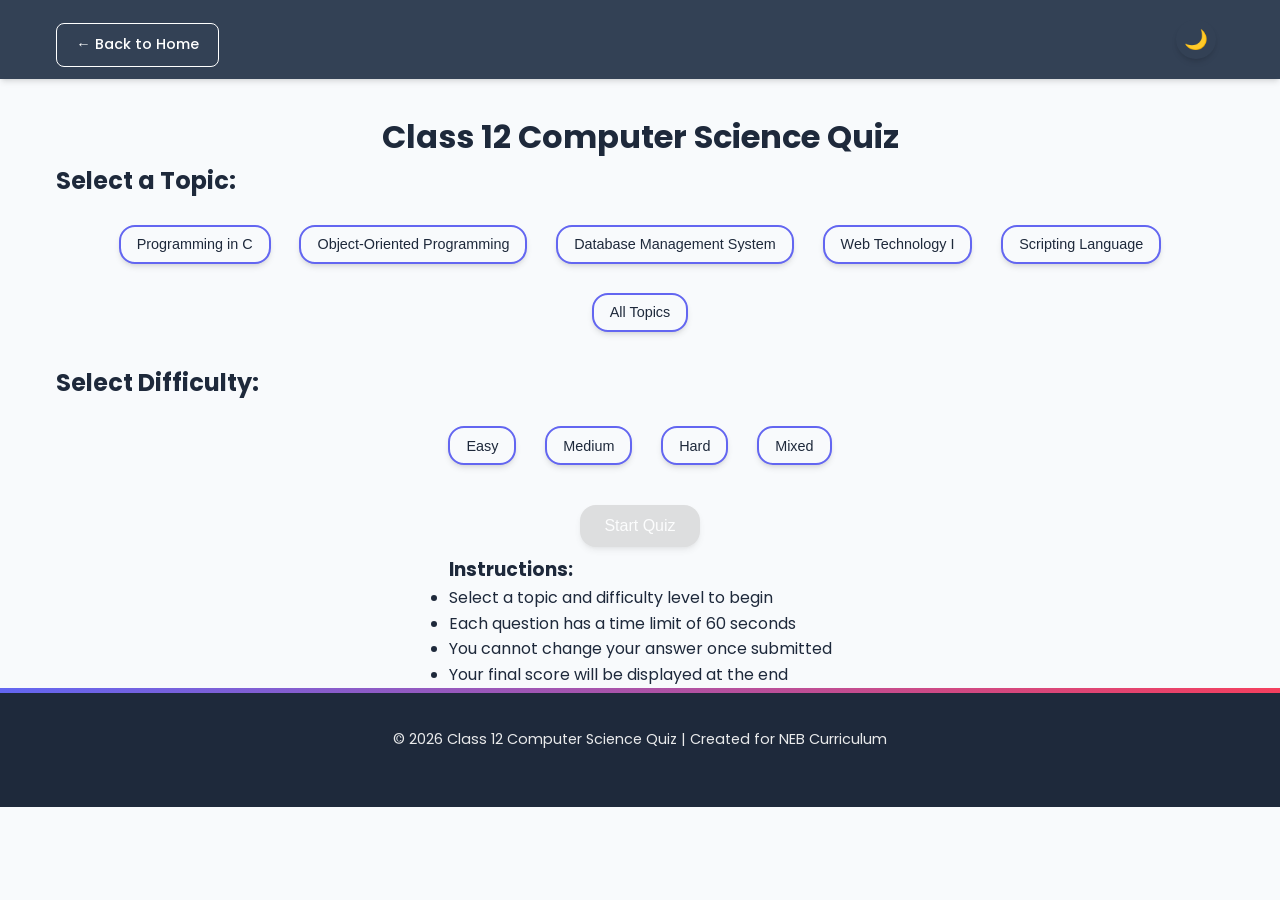
<file: resources/computer.html>
<!DOCTYPE html>
<html lang="en">
<head>
    <meta charset="UTF-8">
    <meta name="viewport" content="width=device-width, initial-scale=1.0">
    <link href="https://fonts.googleapis.com/css2?family=Poppins:wght@300;400;500;600;700&display=swap" rel="stylesheet">
    <link rel="stylesheet" href="../css/styles.css">
    <title>Class 12 Computer Science Quiz</title>
    <link rel="stylesheet" href="https://cdnjs.cloudflare.com/ajax/libs/font-awesome/6.0.0-beta3/css/all.min.css">
</head>
<body>
    <nav>
        <div class="container">
            <a href="../index.html" class="card-btn" style="background-color: transparent; border: 1px solid white;">← Back to Home</a>
            <button id="themeToggle" class="theme-toggle" style="margin-left: auto;">🌙</button>
        </div>
    </nav>
    <div class="container" style="margin-top: 2rem;">
        <div id="home" class="flex-center flex-column">
            <h1>Class 12 Computer Science Quiz</h1>
            <div class="topic-selection">
                <h2>Select a Topic:</h2>
                <div class="topics">
                    <button class="topic-btn" data-topic="programming">Programming in C</button>
                    <button class="topic-btn" data-topic="oop">Object-Oriented Programming</button>
                    <button class="topic-btn" data-topic="database">Database Management System</button>
                    <button class="topic-btn" data-topic="web">Web Technology I</button>
                    <button class="topic-btn" data-topic="scripting">Scripting Language</button>
                    <button class="topic-btn" data-topic="all">All Topics</button>
                </div>
            </div>
            <div class="difficulty-selection">
                <h2>Select Difficulty:</h2>
                <div class="difficulties">
                    <button class="difficulty-btn" data-difficulty="easy">Easy</button>
                    <button class="difficulty-btn" data-difficulty="medium">Medium</button>
                    <button class="difficulty-btn" data-difficulty="hard">Hard</button>
                    <button class="difficulty-btn" data-difficulty="mixed">Mixed</button>
                </div>
            </div>
            <button id="start-btn" class="btn" disabled>Start Quiz</button>
            <div class="instructions">
                <h3>Instructions:</h3>
                <ul>
                    <li>Select a topic and difficulty level to begin</li>
                    <li>Each question has a time limit of 60 seconds</li>
                    <li>You cannot change your answer once submitted</li>
                    <li>Your final score will be displayed at the end</li>
                </ul>
            </div>
        </div>

        <div id="quiz" class="hide">
            <div id="hud">
                <div id="hud-item">
                    <p class="hud-prefix">Question</p>
                    <h2 class="hud-main-text" id="question-counter"></h2>
                </div>
                <div id="hud-item">
                    <p class="hud-prefix">Score</p>
                    <h2 class="hud-main-text" id="score">0</h2>
                </div>
                <div id="hud-item">
                    <p class="hud-prefix">Time</p>
                    <h2 class="hud-main-text" id="timer">60</h2>
                </div>
            </div>
            <div id="topic-indicator"></div>
            <h2 id="question">What is the answer to this question?</h2>
            <div class="choice-container">
                <p class="choice-prefix">A</p>
                <p class="choice-text" data-number="1">Choice 1</p>
            </div>
            <div class="choice-container">
                <p class="choice-prefix">B</p>
                <p class="choice-text" data-number="2">Choice 2</p>
            </div>
            <div class="choice-container">
                <p class="choice-prefix">C</p>
                <p class="choice-text" data-number="3">Choice 3</p>
            </div>
            <div class="choice-container">
                <p class="choice-prefix">D</p>
                <p class="choice-text" data-number="4">Choice 4</p>
            </div>
            <div id="explanation-container" class="hide">
                <h3>Explanation:</h3>
                <p id="explanation-text"></p>
            </div>
            <div class="quiz-footer">
                <button id="next-btn" class="btn hide">Next Question →</button>
            </div>
        </div>

        <div id="end" class="flex-center flex-column hide">
            <h1>Quiz Completed!</h1>
            <h2 id="final-score">Your score: 0</h2>
            <div id="result-details">
                <p>Correct answers: <span id="correct-count">0</span></p>
                <p>Incorrect answers: <span id="incorrect-count">0</span></p>
                <p>Unanswered: <span id="unanswered-count">0</span></p>
            </div>
            <div id="topic-performance"></div>
            <div class="end-buttons">
                <button id="play-again" class="btn">Play Again</button>
                <button id="go-home" class="btn">Go Home</button>
                <button id="show-answers" class="btn">Review Answers</button>
            </div>
        </div>

        <div id="review" class="flex-center flex-column hide">
            <h1>Review Answers</h1>
            <div id="review-container"></div>
            <button id="back-to-end" class="btn">Back to Results</button>
        </div>
    </div>
    <footer>
        <p>&copy; 2026 Class 12 Computer Science Quiz | Created for NEB Curriculum</p>
    </footer>
    <script src="../js/main.js"></script>
    <script src="../js/script.js"></script>
</body>
</html>
</file>
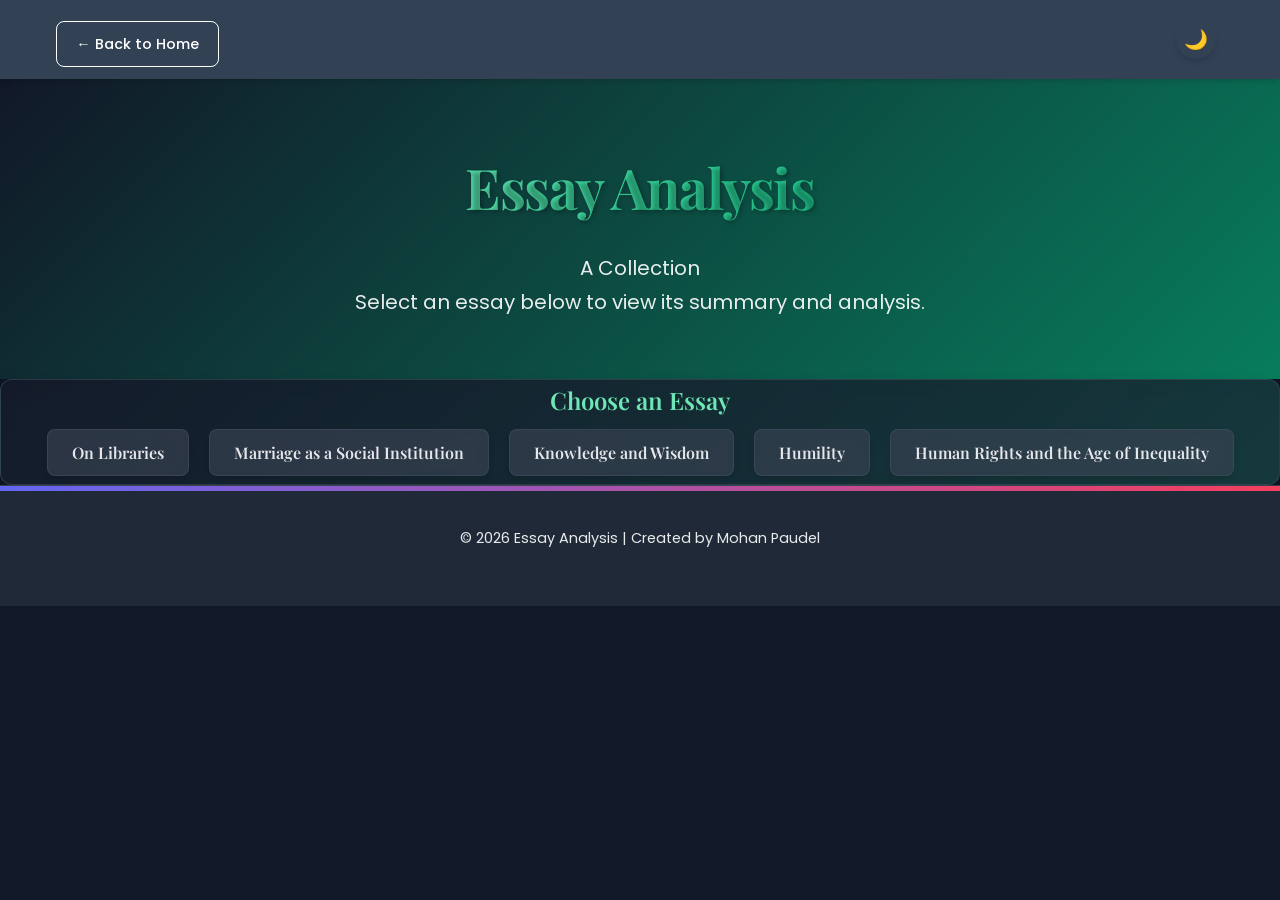
<file: resources/Essay.html>
<!DOCTYPE html>
<html lang="en">
<head>
    <meta charset="UTF-8">
    <meta name="viewport" content="width=device-width, initial-scale=1.0">
    <link href="https://fonts.googleapis.com/css2?family=Poppins:wght@300;400;500;600;700&family=Playfair+Display:ital,wght@0,400..700;1,400..700&display=swap" rel="stylesheet">
    <link rel="stylesheet" href="../css/styles.css">
    <title>Essay Analysis Collection</title>
    <style>
        /* Custom Styles for Enhanced Dark Mode - Replicated from previous examples */
        body {
            font-family: 'Poppins', sans-serif;
            background-color: #111827; /* Tailwind gray-900 */
            color: #d1d5db; /* Tailwind gray-300 */
            line-height: 1.7;
        }

        h1, h2, h3, summary, .essay-select-button { /* Added button to font rule */
            font-family: 'Playfair Display', serif;
            font-weight: 600;
        }

        .gradient-text {
             background: linear-gradient(90deg, #6ee7b7 0%, #34d399 50%, #10b981 100%); /* Emerald gradient */
            -webkit-background-clip: text;
            background-clip: text;
            -webkit-text-fill-color: transparent;
        }

        /* Header Styling - Using a gradient instead of specific image */
        header {
            background: linear-gradient(135deg, rgba(17, 24, 39, 0.9) 0%, rgba(5, 150, 105, 0.8) 100%); /* Dark Gray/Emerald gradient */
            position: relative;
            overflow: hidden;
            color: #ffffff;
        }

         /* Ensure header content is visible */
        header > div {
            position: relative;
            z-index: 2;
        }

        /* Section Background Gradients - Adjusted slightly for variety */
        .sunrise-gradient {
            background: linear-gradient(135deg, rgba(17, 24, 39, 0.7) 0%, rgba(5, 150, 105, 0.2) 100%);
        }
        .sunset-gradient {
             background: linear-gradient(135deg, rgba(5, 150, 105, 0.2) 0%, rgba(17, 24, 39, 0.7) 100%);
        }

        /* Content Card Styling */
        .content-card {
            background-color: rgba(31, 41, 55, 0.6); /* Tailwind gray-800 with opacity */
            backdrop-filter: blur(8px);
            border: 1px solid rgba(75, 85, 99, 0.5); /* Tailwind gray-600 with opacity */
            box-shadow: 0 8px 16px rgba(0, 0, 0, 0.2);
            border-radius: 0.75rem; /* Tailwind rounded-xl */
        }

        /* Details/Summary (Q&A) Styling */
        details {
            border-radius: 0.5rem; /* Tailwind rounded-lg */
            overflow: hidden;
            transition: background-color 0.3s ease;
        }
        details > summary {
            list-style: none;
            cursor: pointer;
            padding: 1rem 1.25rem; /* Tailwind p-4 pr-5 */
            background-color: rgba(55, 65, 81, 0.5); /* Tailwind gray-700 base with opacity */
            transition: background-color 0.2s ease-in-out;
            font-weight: 600;
            font-family: 'Poppins', sans-serif; /* Use Poppins for question text */
            color: #e5e7eb; /* Tailwind gray-200 */
            position: relative;
        }
        details > summary::-webkit-details-marker { display: none; }
        details > summary::before {
            content: '+';
            position: absolute;
            right: 1.25rem; /* Tailwind right-5 */
            top: 50%;
            transform: translateY(-50%);
            font-size: 1.25em;
            font-weight: bold;
            color: #9ca3af; /* Tailwind gray-400 */
            transition: transform 0.2s ease-in-out;
        }
        details[open] > summary { background-color: rgba(75, 85, 99, 0.7); } /* Tailwind gray-600 open */
        details[open] > summary::before { content: '−'; }
        details > div { /* Q&A Answer Content Styling */
             padding: 1.25rem; /* Tailwind p-5 */
             margin-top: 0;
             border-top: 1px solid rgba(75, 85, 99, 0.5); /* Tailwind gray-600 separator */
             background-color: rgba(17, 24, 39, 0.5); /* Tailwind gray-900 darker background */
             color: #d1d5db; /* Tailwind gray-300 */
             font-size: 0.95rem;
        }

        /* Keyword Highlighting Styles - Reused from poem.html */
        .kw-imagery { color: #f472b6; font-weight: 600; } /* Pink-500 */
        .kw-theme { color: #34d399; font-weight: 600; } /* Emerald-400 */
        .kw-concept { color: #60a5fa; font-weight: 600; } /* Blue-400 */
        .kw-time { color: #fb923c; font-weight: 600; } /* Orange-400 */
        .kw-person { color: #facc15; font-weight: 600; } /* Yellow-500 */
        .kw-place { color: #22d3ee; font-weight: 600; } /* Cyan-400 */


        /* Section Title Colors - Adjusted slightly */
        .text-emerald-title { color: #6ee7b7; } /* Emerald-300 */
        .text-teal-title { color: #5eead4; } /* Teal-300 */

        /* Footer Styling */
        footer {
            background-color: #1f2937; /* Tailwind gray-800 */
            border-top: 1px solid #374151; /* Tailwind gray-700 */
            color: #9ca3af; /* Tailwind gray-400 */
        }

        /* Styles for Essay Selection */
        #essay-selection {
            text-align: center;
        }
        .essay-select-button {
            background-color: rgba(55, 65, 81, 0.7); /* Tailwind gray-700 semi-transparent */
            border: 1px solid rgba(75, 85, 99, 0.5); /* Tailwind gray-600 border */
            color: #e5e7eb; /* Tailwind gray-200 */
            padding: 0.75rem 1.5rem; /* Tailwind py-3 px-6 */
            border-radius: 0.5rem; /* Tailwind rounded-lg */
            margin: 0.5rem; /* Tailwind m-2 */
            cursor: pointer;
            transition: all 0.3s ease;
            display: inline-block; /* Fit content */
            backdrop-filter: blur(5px);
        }
        .essay-select-button:hover {
            background-color: rgba(75, 85, 99, 0.9); /* Tailwind gray-600 darker on hover */
            border-color: rgba(110, 121, 134, 0.7); /* Lighter border on hover */
            transform: translateY(-2px);
            box-shadow: 0 4px 12px rgba(0, 0, 0, 0.3);
        }

        /* Style for Back Button */
        .back-button {
             background-color: rgba(75, 85, 99, 0.7); /* Tailwind gray-600 semi-transparent */
             border: 1px solid rgba(92, 103, 117, 0.5);
             color: #e5e7eb;
             padding: 0.5rem 1rem;
             border-radius: 0.5rem;
             margin-top: 1.5rem; /* Tailwind mt-6 */
             cursor: pointer;
             transition: all 0.3s ease;
             font-family: 'Inter', sans-serif; /* Use Inter for button text */
             font-weight: 600;
        }
        .back-button:hover {
            background-color: rgba(92, 103, 117, 0.9);
            transform: translateY(-1px);
        }

        /* Hide content sections by default */
        .essay-content {
            display: none;
        }

    </style>
</head>
    <nav>
        <div class="container">
            <a href="../index.html" class="card-btn" style="background-color: transparent; border: 1px solid white;">← Back to Home</a>
            <button id="themeToggle" class="theme-toggle" style="margin-left: auto;">🌙</button>
        </div>
    </nav>
    <body class="antialiased">

    <header class="min-h-[40vh] md:min-h-[50vh] flex items-center justify-center text-center p-8">
        <div class="max-w-3xl">
            <h1 class="text-5xl md:text-7xl font-bold mb-4 gradient-text">Essay Analysis</h1>
            <p class="text-xl md:text-2xl text-gray-100 italic mt-2">A Collection</p>
            <p class="mt-6 text-lg md:text-xl text-gray-200 leading-relaxed">
                Select an essay below to view its summary and analysis.
            </p>
        </div>
    </header>

    <main class="max-w-4xl mx-auto p-6 md:p-10 space-y-16">

        <section id="essay-selection" class="p-6 md:p-8 content-card sunrise-gradient">
            <h2 class="text-3xl md:text-4xl font-semibold mb-8 text-emerald-title">Choose an Essay</h2>
            <div id="selection-buttons">
                <button class="essay-select-button" onclick="showEssay('on-libraries')">On Libraries</button>
                <button class="essay-select-button" onclick="showEssay('marriage-institution')">Marriage as a Social Institution</button>
                <button class="essay-select-button" onclick="showEssay('knowledge-wisdom')">Knowledge and Wisdom</button>
                <button class="essay-select-button" onclick="showEssay('humility')">Humility</button>
                <button class="essay-select-button" onclick="showEssay('human-rights-inequality')">Human Rights and the Age of Inequality</button>
            </div>
        </section>

        <!-- On Libraries Content -->
        <div id="on-libraries" class="essay-content space-y-16">
             <button class="back-button" onclick="showSelection()">← Back to Selection</button>
             <h2 class="text-4xl md:text-5xl font-semibold text-center text-emerald-title mt-8">Essay: On Libraries (by Oliver Sacks)</h2>
            <section class="p-6 md:p-8 content-card sunrise-gradient">
                <h3 class="text-3xl md:text-4xl font-semibold mb-6 text-emerald-title">Summary</h3>
                <div class="space-y-4 text-base md:text-lg">
                     <p><span class="kw-person">Oliver Sacks</span> recounts his lifelong <span class="kw-theme">love affair with books and libraries</span>, starting from his <span class="kw-time">childhood</span> home's <span class="kw-imagery">oak-panelled library</span>. Both his parents were <span class="kw-concept">literature</span> enthusiasts, influencing his early immersion in books. He fondly remembers the <span class="kw-place">Willesden Public Library</span> as a place of <span class="kw-concept">self-discovery</span>, preferring active reading there to passive learning in formal school. His interests evolved towards <span class="kw-concept">science</span> (<span class="kw-concept">astronomy</span>, <span class="kw-concept">chemistry</span>), leading him to specialist libraries like the <span class="kw-place">Science Museum's library</span> and later, university libraries like the <span class="kw-place">Radcliffe Science Library</span> and the <span class="kw-place">Bodleian Library</span> at <span class="kw-place">Oxford</span>. His most beloved library was at <span class="kw-place">Queen's College, Oxford</span>, where he explored ancient texts and <span class="kw-time">17th/18th-century</span> writings. Moving to <span class="kw-place">New York</span>, he found solace and productivity in the library at <span class="kw-place">Albert Einstein College of Medicine</span>. <span class="kw-person">Sacks</span> emphasizes the library as a space for quiet <span class="kw-concept">companionship</span>, exploration, and deep connection through shared <span class="kw-concept">knowledge</span>. He laments the shift in the <span class="kw-time">1990s</span> where students began ignoring bookshelves for <span class="kw-concept">computerized access</span>, leading to the <span class="kw-theme">discarding of physical books</span>, which he views as a tragic "destruction of centuries of <span class="kw-concept">wisdom</span>." He believes <span class="kw-theme">digital literature</span> cannot fully replace the priceless nature and inspirational quality of physical books.</p>
                </div>
            </section>
            <section class="p-6 md:p-8 content-card sunset-gradient">
                <h3 class="text-3xl md:text-4xl font-semibold mb-8 text-teal-title">Questions & Answers</h3>
                <div class="space-y-5">
                    <p class="text-lg font-semibold text-gray-300 mb-4">75 Words:</p>
                    <details>
                        <summary class="text-lg md:text-xl">What impression did the author have about the library at The Albert Einstein College of Medicine? [2]</summary>
                        <div>The author, <span class="kw-person">Oliver Sacks</span>, liked the <span class="kw-place">AECOM library</span> very much because it was large and spacious. This was important because his <span class="kw-place">New York</span> apartment was very small with no space to read or write. The library had large <span class="kw-imagery">tables</span> where he could work comfortably and wander around the <span class="kw-imagery">shelves and stacks</span>. It offered him the space he needed.</div>
                    </details>
                    <details>
                        <summary class="text-lg md:text-xl">Why does the author appreciate Queen's College library?</summary>
                        <div>The author appreciated the <span class="kw-place">Queen's College library</span> because it held many <span class="kw-concept">ancient books</span> (<span class="kw-concept">incunabula</span>) and important <span class="kw-time">17th/18th-century</span> <span class="kw-concept">literature</span> (like <span class="kw-person">Swift</span>, <span class="kw-person">Pope</span>, <span class="kw-person">Dryden</span>). He loved being able to hold these old books. Exploring the <span class="kw-imagery">underground stacks</span> gave him a real sense of <span class="kw-concept">history</span> and his own language. It was where he truly connected with older <span class="kw-concept">literature</span>.</div>
                    </details>
                    <details>
                        <summary class="text-lg md:text-xl">Why was the author biased towards science?</summary>
                        <div>As <span class="kw-person">Oliver Sacks</span> got older, his reading became more focused on <span class="kw-concept">science</span>, especially <span class="kw-concept">astronomy</span> and <span class="kw-concept">chemistry</span>. He "hungered" for <span class="kw-concept">science</span> books that his school library didn't have. This strong interest led him to seek out specialized libraries like the <span class="kw-place">Science Museum library</span> to learn more. <span class="kw-concept">Science</span> simply became his main area of fascination and study.</div>
                    </details>
                     <details>
                        <summary class="text-lg md:text-xl">What did the librarian assure the author?</summary>
                        <div>When the author was horrified to see many library books thrown out, the <span class="kw-person">librarian</span> assured him that everything considered important ("of worth") had been <span class="kw-concept">digitized</span>. The <span class="kw-person">librarian</span> likely meant to comfort him by saying the <span class="kw-concept">knowledge</span> wasn't truly lost, just changed into a computer format. However, the author didn't find this comforting.</div>
                    </details>
                    <details>
                        <summary class="text-lg md:text-xl">Describe the author's first memories and his attraction to libraries during his childhood.</summary>
                        <div>The author's first memories involved <span class="kw-concept">books</span> and his family's library at home, especially the beautiful <span class="kw-imagery">oak-paneled room</span>. He learned to read very early (age 3 or 4). He spent his happiest <span class="kw-time">childhood</span> hours at the local <span class="kw-place">Willesden Public Library</span>. This library was his "real education," offering him <span class="kw-concept">freedom</span> and <span class="kw-concept">discovery</span> away from school.</div>
                    </details>
                    <details>
                        <summary class="text-lg md:text-xl">Why did the author dislike school? Describe.</summary>
                        <div>The author disliked school because he found it passive. He didn't like just sitting in class and receiving instruction from teachers. He felt information went "in one ear and out by the other." He needed to be active, to learn for himself, explore topics that interested him, and choose his own books, which he could do in <span class="kw-place">libraries</span>.</div>
                    </details>
                    <details>
                        <summary class="text-lg md:text-xl">Why did the students ignore the bookshelves in the 1990s? Describe.</summary>
                        <div>In the <span class="kw-time">1990s</span>, students ignored bookshelves because they started using <span class="kw-concept">computers</span> to find the information they needed. They found it easier and quicker to access materials <span class="kw-concept">digitally</span>. As a result, they saw the physical <span class="kw-concept">books</span> on the shelves as unnecessary for their studies, preferring the convenience of computer access over browsing the bookshelves.</div>
                    </details>
                    <details>
                        <summary class="text-lg md:text-xl">Why was the author horrified when he visited a library shortly before writing the essay?</summary>
                        <div>The author was horrified because he found the library <span class="kw-imagery">shelves</span>, which used to be full of <span class="kw-concept">books</span>, were now mostly empty ("sparsely occupied"). He learned that most of the <span class="kw-concept">books</span> had been thrown out because students were using <span class="kw-concept">computers</span> instead. He felt this was like a "murder" or a "crime" - the <span class="kw-theme">destruction of centuries of knowledge</span>.</div>
                    </details>
                    <details>
                        <summary class="text-lg md:text-xl">Explain the difficulties Oliver Sacks faced when he first went to New York (possibly in relation to finding libraries or intellectual community).</summary>
                        <div>When <span class="kw-person">Oliver Sacks</span> first came to <span class="kw-place">New York</span> in <span class="kw-time">1965</span>, his main difficulty was the small size of his apartment. There were almost no surfaces to read or write on. He missed having space. While the essay doesn't mention difficulty finding libraries (he found the <span class="kw-place">AECOM library</span>), the lack of personal space made <span class="kw-place">libraries</span> essential places for him to work and read comfortably.</div>
                    </details>
                    <details>
                        <summary class="text-lg md:text-xl">What were Oliver Sacks' general feelings about libraries?</summary>
                        <div><span class="kw-person">Oliver Sacks</span> loved <span class="kw-place">libraries</span>. He saw them as places of <span class="kw-concept">intellectual freedom</span>, where he could be an active learner and explore whatever interested him. He enjoyed the quiet atmosphere, the feeling of <span class="kw-concept">community</span> with other readers, and the joy of <span class="kw-concept">discovering</span> unexpected <span class="kw-concept">books</span> ("<span class="kw-concept">serendipity</span>"). <span class="kw-place">Libraries</span> were essential for his education and happiness.</div>
                    </details>

                    <p class="text-lg font-semibold text-gray-300 mt-8 mb-4">150 Words / Long Answer:</p>
                     <details>
                        <summary class="text-lg md:text-xl">"On Libraries" is written in praise of intellectual freedom, community work, and the ecstasy of serendipitous discovery." Discuss.</summary>
                        <div><span class="kw-person">Oliver Sacks'</span> essay "On Libraries" is truly a celebration of the unique benefits libraries offer, especially <span class="kw-concept">intellectual freedom</span>, a sense of <span class="kw-concept">community</span>, and the joy of <span class="kw-concept">serendipitous discovery</span>.<br><br>He contrasts the rigid structure of school, which he disliked, with the <span class="kw-concept">freedom</span> libraries provided. There, he could choose any book, follow any path of interest, and learn actively at his own pace – this was his <span class="kw-concept">intellectual freedom</span>. <span class="kw-person">Sacks</span> also valued the library's social aspect, describing the "quiet companionship" of readers on their own quests and the potential for conversations and friendships to start among the <span class="kw-imagery">shelves</span> – a subtle form of <span class="kw-concept">community work</span>. Finally, he highlights the pure joy of <span class="kw-concept">serendipity</span>, the "ecstasy of wonderful discovery." He loved wandering the <span class="kw-imagery">stacks</span>, never knowing what "unexpected treasures" he might find, like the works of <span class="kw-person">Theodore Hook</span> or the old book Megrim that inspired his own writing.</div>
                    </details>
                     <details>
                        <summary class="text-lg md:text-xl">The author says "I was not a good pupil, but I was a good learner." Justify it relating to the text.</summary>
                        <div>In "On Libraries," <span class="kw-person">Oliver Sacks</span> makes a clear distinction when he says, "I was not a good pupil, but I was a good learner." This statement is justified by his descriptions of his education.<br><br>He explains he disliked school because it required being a passive pupil: sitting still, receiving instructions, letting information flow "in one ear and out by the other." He wasn't good at this structured, passive way of absorbing facts dictated by teachers. However, he was an excellent learner because he was deeply curious and needed to be active in his education. He found his "real education" in <span class="kw-place">libraries</span> like <span class="kw-place">Willesden</span>. There, he could actively roam, choose subjects that fascinated him (like <span class="kw-concept">science</span>), follow his own paths, and absorb <span class="kw-concept">knowledge</span> deeply because he was personally engaged. He learned best by exploring independently, not by being told what to learn.<br><br>Thus, his success came from self-directed, active learning in <span class="kw-place">libraries</span>, proving he was a 'good learner' even if he didn't fit the mold of a 'good pupil'.</div>
                    </details>
                     <details>
                        <summary class="text-lg md:text-xl">A proverb says, "Nothing is pleasanter than exploring a library." Does this proverb apply in the essay? Explain.</summary>
                        <div>Yes, the proverb "Nothing is pleasanter than exploring a library" perfectly applies to <span class="kw-person">Oliver Sacks'</span> experiences as described in his essay "On Libraries." His writing is filled with examples of the deep pleasure he found in <span class="kw-place">libraries</span> throughout his life.<br><br>From his <span class="kw-time">childhood</span> memories of his family's <span class="kw-imagery">oak-paneled library</span> and the "happiest hours" spent at <span class="kw-place">Willesden Public Library</span>, his passion is clear. He emphasizes the joy of <span class="kw-concept">freedom</span> - being "free to roam" and look at thousands of <span class="kw-concept">books</span>. He uses words like "ecstasy" to describe the feeling of "<span class="kw-concept">serendipitous discovery</span>" - finding unexpected treasures by chance while exploring the <span class="kw-imagery">shelves</span>. He fondly recalls specific moments, like discovering <span class="kw-person">Theodore Hook</span> in the <span class="kw-place">Bodleian</span> or ancient texts in <span class="kw-place">Queen's College</span>. Even the quiet atmosphere and sense of <span class="kw-concept">community</span> contributed to the pleasantness.<br><br><span class="kw-person">Sacks</span> portrays exploring <span class="kw-place">libraries</span> not just as useful, but as a source of profound happiness, excitement, and lifelong satisfaction, fully supporting the proverb's truth.</div>
                    </details>
                </div>
            </section>
        </div>

         <!-- Marriage as a Social Institution Content -->
        <div id="marriage-institution" class="essay-content space-y-16">
             <button class="back-button" onclick="showSelection()">← Back to Selection</button>
             <h2 class="text-4xl md:text-5xl font-semibold text-center text-emerald-title mt-8">Essay: Marriage as a Social Institution (by Stephen L. Nock)</h2>
            <section class="p-6 md:p-8 content-card sunrise-gradient">
                <h3 class="text-3xl md:text-4xl font-semibold mb-6 text-emerald-title">Summary</h3>
                <div class="space-y-4 text-base md:text-lg">
                     <p><span class="kw-person">Stephen L. Nock's</span> essay examines <span class="kw-concept">marriage</span> as a <span class="kw-concept">social institution</span>, particularly its impact on <span class="kw-person">men</span> and its changing role due to social and demographic trends. He argues <span class="kw-concept">marriage</span> is not just a private matter but a major <span class="kw-concept">social structure</span> with well-understood <span class="kw-concept">rules</span> and connections to other institutions (family, law, economy). <span class="kw-person">Nock</span> asserts <span class="kw-concept">marriage</span> holds special significance for <span class="kw-person">men</span>, helping them develop and express <span class="kw-theme">masculine identity</span> and providing <span class="kw-concept">structure</span> to their lives. He notes that <span class="kw-concept">normative marriage</span> (in the <span class="kw-place">US</span> context) traditionally involves voluntary entry by mature heterosexual adults, husbands as primary earners, fidelity, and parenthood. <span class="kw-concept">Marriage</span>, especially for <span class="kw-person">men</span>, correlates with better physical and mental health and transforms <span class="kw-person">men</span> regarding achievement, social involvement, and well-being. The essay touches upon debates around strengthening <span class="kw-concept">marriage</span> and addressing modern societal problems like limitless desires for well-being, suggesting <span class="kw-concept">marriage</span> provides important boundaries and <span class="kw-concept">social capital</span> (networks built on trust).</p>
                </div>
            </section>
            <section class="p-6 md:p-8 content-card sunset-gradient">
                <h3 class="text-3xl md:text-4xl font-semibold mb-8 text-teal-title">Questions & Answers</h3>
                <div class="space-y-5">
                    <p class="text-lg font-semibold text-gray-300 mb-4">75 Words:</p>
                     <details>
                        <summary class="text-lg md:text-xl">Describe marriage as a social institution.</summary>
                        <div><span class="kw-concept">Marriage</span>, according to the essay, is more than just two people; it's a <span class="kw-concept">social institution</span>. This means it's a widely recognized relationship defined by <span class="kw-concept">laws</span>, <span class="kw-concept">customs</span>, and shared <span class="kw-concept">rules</span>. These <span class="kw-concept">rules</span> guide how spouses should behave (like being faithful) and connect the couple to other parts of society, like family and the economy. It provides a known <span class="kw-concept">structure</span> for their lives.</div>
                    </details>
                    <details>
                        <summary class="text-lg md:text-xl">Marriage is a form of 'capital'. Explain.</summary>
                        <div>The essay calls <span class="kw-concept">marriage</span> a form of "<span class="kw-concept">social capital</span>." Like money (physical capital) or skills (human capital), <span class="kw-concept">marriage</span> provides resources. It creates a network of relationships (like new family members) built on <span class="kw-concept">trust</span> and expected support. These connections can help people get information, assistance in times of need, and a sense of belonging, making it a valuable social resource or "<span class="kw-concept">capital</span>."</div>
                    </details>
                    <details>
                        <summary class="text-lg md:text-xl">In what way is marriage an institution? Explain.</summary>
                        <div><span class="kw-concept">Marriage</span> is an <span class="kw-concept">institution</span> because it's a socially recognized pattern with established <span class="kw-concept">rules</span> and expectations that go beyond just the two people involved. <span class="kw-concept">Laws</span>, religion, and <span class="kw-concept">customs</span> define what <span class="kw-concept">marriage</span> means (like faithfulness, supporting children). These shared understandings provide a known <span class="kw-concept">structure</span> and guide behaviour, making it a formal <span class="kw-concept">social institution</span>, not just a private agreement.</div>
                    </details>
                     <details>
                        <summary class="text-lg md:text-xl">Is marriage different from other networks of relation? Give a reason.</summary>
                        <div>Yes, <span class="kw-concept">marriage</span> is different from other relationships like <span class="kw-concept">cohabitation</span> (living together without marriage). The main reason is that <span class="kw-concept">marriage</span> is a formal <span class="kw-concept">social institution</span> with widely understood <span class="kw-concept">rules</span>, expectations (like faithfulness, long-term commitment), and legal status. Other relationships, like <span class="kw-concept">cohabitation</span>, often lack these clear, socially recognized <span class="kw-concept">rules</span> and <span class="kw-concept">structures</span>, giving partners more <span class="kw-concept">freedom</span> but less built-in support or guidance.</div>
                    </details>
                    <details>
                        <summary class="text-lg md:text-xl">Why is marriage better to men?</summary>
                        <div>The essay, citing <span class="kw-person">Durkheim</span>, suggests <span class="kw-concept">marriage</span> benefits <span class="kw-person">men</span> because it provides <span class="kw-concept">structure</span> and limits their desires. <span class="kw-person">Durkheim</span> believed <span class="kw-person">men</span> have strong, potentially endless desires (for well-being, prestige) that need social control. <span class="kw-concept">Marriage</span>, by focusing love and responsibility on one partner and family, helps <span class="kw-person">men</span> find balance and happiness within accepted limits, which is seen as beneficial for them.</div>
                    </details>
                    <details>
                        <summary class="text-lg md:text-xl">Do you think marriage is a social institution? Why, why not? Explain briefly. [2]</summary>
                        <div>Yes, I think <span class="kw-concept">marriage</span> is a <span class="kw-concept">social institution</span>. It's not just a private relationship between two people. Society, through <span class="kw-concept">laws</span>, <span class="kw-concept">customs</span>, and <span class="kw-concept">traditions</span>, recognizes and defines it. It involves shared expectations about commitment, family, and roles. This public recognition and set of <span class="kw-concept">rules</span> make it a formal <span class="kw-concept">structure</span> within society, which is what an <span class="kw-concept">institution</span> is.</div>
                    </details>

                    <p class="text-lg font-semibold text-gray-300 mt-8 mb-4">150 Words / Long Answer:</p>
                     <details>
                        <summary class="text-lg md:text-xl">Discuss the six dimensions that define normative marriage in the United States of America.</summary>
                        <div><span class="kw-person">Stephen L. Nock</span>, in his essay "Marriage as a Social Institution," describes <span class="kw-concept">normative marriage</span> in the <span class="kw-place">USA</span> using six key features or dimensions. These represent the traditional ideal or standard.<br><br>First, <span class="kw-concept">marriage</span> is entered <span class="kw-concept">voluntarily</span> by the individuals. Second, it involves <span class="kw-concept">mature adults</span>. Third, traditionally, it is between <span class="kw-concept">heterosexual</span> adults (a man and a woman). Fourth, there's an expectation that the <span class="kw-person">husband</span> will be the <span class="kw-concept">main earner</span> for the family. Fifth, sexual <span class="kw-concept">faithfulness</span> between the partners is a core rule and expectation. Finally, the sixth dimension is that married partners are expected to become <span class="kw-concept">parents</span> and raise children together. Although not all marriages fit this perfectly today, <span class="kw-person">Nock</span> argues these six points still form the basic, socially understood blueprint or <span class="kw-concept">norm</span> for <span class="kw-concept">marriage</span> in American society.</div>
                    </details>
                    <details>
                        <summary class="text-lg md:text-xl">What is cohabitation? Explain the advantages of cohabitation over normative marriage.</summary>
                        <div><span class="kw-concept">Cohabitation</span> means two people living together and having a sexual relationship without being legally married. In "Marriage as a Social Institution," <span class="kw-person">Nock</span> contrasts this with <span class="kw-concept">normative marriage</span>.<br><br>The main advantage of <span class="kw-concept">cohabitation</span>, as suggested in the essay, is <span class="kw-concept">freedom</span> from the strict <span class="kw-concept">rules</span> and expectations that come with <span class="kw-concept">marriage</span> as a <span class="kw-concept">social institution</span>. Cohabiting partners have more flexibility to decide how they want to arrange their relationship – how to handle money (pooled or separate), how to deal with parents, or whether to take vacations together. They are not bound by the traditional assumptions and legal ties of <span class="kw-concept">marriage</span>. This lack of a fixed "template" allows them to create their relationship more personally and perhaps avoid some pressures associated with <span class="kw-concept">normative marriage</span>. However, the essay also notes this lack of <span class="kw-concept">structure</span> means less built-in guidance or social support.</div>
                    </details>
                </div>
            </section>
        </div>

        <!-- Knowledge and Wisdom Content -->
        <div id="knowledge-wisdom" class="essay-content space-y-16">
             <button class="back-button" onclick="showSelection()">← Back to Selection</button>
             <h2 class="text-4xl md:text-5xl font-semibold text-center text-emerald-title mt-8">Essay: Knowledge and Wisdom (by Bertrand Russell)</h2>
            <section class="p-6 md:p-8 content-card sunrise-gradient">
                <h3 class="text-3xl md:text-4xl font-semibold mb-6 text-emerald-title">Summary</h3>
                <div class="space-y-4 text-base md:text-lg">
                     <p><span class="kw-person">Bertrand Russell</span> distinguishes between <span class="kw-concept">knowledge</span> (the acquisition of data and information, like theory) and <span class="kw-concept">wisdom</span> (the practical application of <span class="kw-concept">knowledge</span> to create value, gained through learning and experience). He argues that <span class="kw-concept">knowledge</span> alone, without <span class="kw-concept">wisdom</span>, can be <span class="kw-theme">harmful</span>. Examples include medical advances reducing infant mortality leading to overpopulation, or <span class="kw-concept">knowledge</span> of atomic physics leading to nuclear weapons. <span class="kw-concept">Wisdom</span> involves factors like a <span class="kw-concept">sense of proportion</span>, <span class="kw-concept">comprehensiveness</span> (awareness and feeling), <span class="kw-concept">emancipation</span> from personal prejudice, <span class="kw-concept">impartiality</span>, and understanding human needs. Both <span class="kw-concept">knowledge</span> and <span class="kw-concept">wisdom</span> are essential and must be combined. <span class="kw-concept">Wisdom</span> is needed in public and private life, for setting life goals, and overcoming prejudice. It fosters understanding and reduces enmity. <span class="kw-person">Russell</span> believes <span class="kw-concept">wisdom</span> can be <span class="kw-concept">taught</span>, primarily by incorporating ethical considerations and consequences into the teaching of <span class="kw-concept">knowledge</span> (e.g., discussing atomic weapons when teaching atomic structure). He stresses the increasing need for <span class="kw-concept">wisdom</span> as <span class="kw-concept">knowledge</span> grows, to ensure a brighter future.</p>
                </div>
            </section>
             <section class="p-6 md:p-8 content-card sunset-gradient">
                <h3 class="text-3xl md:text-4xl font-semibold mb-8 text-teal-title">Questions & Answers</h3>
                <div class="space-y-5">
                    <p class="text-lg font-semibold text-gray-300 mb-4">75 Words:</p>
                    <details>
                        <summary class="text-lg md:text-xl">Differentiate between knowledge and wisdom.</summary>
                        <div>According to <span class="kw-person">Russell</span>, <span class="kw-concept">knowledge</span> is knowing facts, data, and information, like how things work (e.g., how atoms are made). <span class="kw-concept">Wisdom</span>, however, is about using that <span class="kw-concept">knowledge</span> well in real life. It involves understanding the bigger picture, having a <span class="kw-concept">sense of what's truly important</span> (<span class="kw-concept">proportion</span>), considering consequences, and having <span class="kw-concept">empathy</span> and understanding for others.</div>
                    </details>
                     <details>
                        <summary class="text-lg md:text-xl">What does Russel mean by sense of proportion? Why is it difficult to have the sense of proportion in present world?</summary>
                        <div>A "<span class="kw-concept">sense of proportion</span>" means seeing the whole picture and understanding which parts of a problem are most important. It's difficult today, <span class="kw-person">Russell</span> says, because <span class="kw-concept">knowledge</span> is very <span class="kw-concept">specialized</span>. <span class="kw-person">Experts</span> (like scientists) focus deeply on their one area and may not have time or training to see how their work affects everything else (e.g., medicine lowering death rates leading to food shortages).</div>
                    </details>
                    <details>
                        <summary class="text-lg md:text-xl">Why does the world need more wisdom than knowledge in the future?</summary>
                        <div>The world needs more <span class="kw-concept">wisdom</span> because <span class="kw-concept">knowledge</span> keeps increasing, giving us more power. This power can be used for good or bad (like atomic energy). Without <span class="kw-concept">wisdom</span> – knowing how to use <span class="kw-concept">knowledge</span> carefully and for good goals – our increased <span class="kw-concept">knowledge</span> could become very dangerous and lead to destruction. <span class="kw-concept">Wisdom</span> helps us use power well.</div>
                    </details>
                    <details>
                        <summary class="text-lg md:text-xl">What is the difference between knowledge and wisdom, according to Russell?</summary>
                        <div>According to <span class="kw-person">Russell</span>, <span class="kw-concept">knowledge</span> is about acquiring facts and information (like knowing how to build something). <span class="kw-concept">Wisdom</span> is the practical and thoughtful use of that <span class="kw-concept">knowledge</span>. It includes understanding the goals of life, seeing the whole picture (<span class="kw-concept">sense of proportion</span>), being fair (<span class="kw-concept">impartiality</span>), and understanding human needs, not just knowing technical details.</div>
                    </details>
                    <details>
                        <summary class="text-lg md:text-xl">What are the contributing factors to wisdom?</summary>
                        <div><span class="kw-person">Russell</span> lists several factors that contribute to <span class="kw-concept">wisdom</span>:
                        1. A <span class="kw-concept">sense of proportion</span> (seeing what's important).
                        2. <span class="kw-concept">Comprehensiveness</span> (understanding many sides).
                        3. Awareness of the <span class="kw-concept">ends of human life</span> (knowing life's goals).
                        4. <span class="kw-concept">Emancipation</span> from personal prejudices (being free from bias).
                        5. <span class="kw-concept">Impartiality</span> (fairness).
                        6. Understanding human <span class="kw-concept">needs</span> and feelings.</div>
                    </details>
                    <details>
                        <summary class="text-lg md:text-xl">Do you agree with the author that wisdom is more important than knowledge, Why, why not? Give reasons. [2]</summary>
                        <div>Yes, I agree with <span class="kw-person">Russell</span> that <span class="kw-concept">wisdom</span> is more important than just <span class="kw-concept">knowledge</span>. <span class="kw-concept">Knowledge</span> gives us power (like technology), but <span class="kw-concept">wisdom</span> teaches us how to use that power correctly and safely. Without <span class="kw-concept">wisdom</span>, <span class="kw-concept">knowledge</span> can be very <span class="kw-theme">harmful</span> - like inventing powerful weapons without thinking about peace. <span class="kw-concept">Wisdom</span> helps us make good choices for humanity.</div>
                    </details>
                    <details>
                        <summary class="text-lg md:text-xl">What are the factors that contribute to wisdom?</summary>
                        <div>According to <span class="kw-person">Russell</span>, the main factors creating <span class="kw-concept">wisdom</span> are: understanding the whole situation (<span class="kw-concept">comprehensiveness</span>), knowing what truly matters (<span class="kw-concept">sense of proportion</span>), understanding life's goals, being fair and not personally biased (<span class="kw-concept">impartiality</span>), and having <span class="kw-concept">empathy</span> or feeling for others' needs and emotions. It's a mix of intellect and feeling.</div>
                    </details>
                     <details>
                        <summary class="text-lg md:text-xl">Can wisdom be taught? If so, how?</summary>
                        <div>Yes, <span class="kw-person">Russell</span> believes <span class="kw-concept">wisdom</span> can be <span class="kw-concept">taught</span>, partly through education. He suggests teaching should include not just facts (<span class="kw-concept">knowledge</span>) but also the consequences of actions, like the harm caused by hatred or misuse of technology (e.g., atomic bombs). Education should encourage thinking about the bigger picture and understanding different viewpoints, helping students develop fairness (<span class="kw-concept">impartiality</span>) and <span class="kw-concept">empathy</span>.</div>
                    </details>

                    <p class="text-lg font-semibold text-gray-300 mt-8 mb-4">150 Words / Long Answer:</p>
                    <details>
                        <summary class="text-lg md:text-xl">How can wisdom be taught? Give examples.</summary>
                        <div><span class="kw-person">Bertrand Russell</span> believes <span class="kw-concept">wisdom</span> can indeed be <span class="kw-concept">taught</span>, mainly by integrating it into the way we teach <span class="kw-concept">knowledge</span>. It's not just about separate moral lessons, but about connecting facts to real-life values and consequences.<br><br>He suggests that while teaching any subject, educators should incidentally point out the broader context and potential impacts. For example, when teaching the <span class="kw-concept">science</span> of atoms (<span class="kw-concept">knowledge</span>), a teacher should also discuss the devastating effects of atomic bombs (<span class="kw-concept">wisdom</span> about consequences and human life). When teaching history, instead of just facts, teachers can discuss the harm caused by prejudice and hatred, encouraging <span class="kw-concept">impartiality</span>. He also mentions the importance of teaching understanding over hate, using the example of learning to see enemies (like the <span class="kw-person">Samaritans</span>, or modern equivalents) as fellow humans with flaws, rather than just objects of hate.<br><br>Essentially, teaching <span class="kw-concept">wisdom</span> involves encouraging a <span class="kw-concept">sense of proportion</span>, showing connections between different fields, fostering <span class="kw-concept">empathy</span>, and promoting <span class="kw-concept">freedom</span> from personal bias within the regular curriculum.</div>
                    </details>
                    <details>
                        <summary class="text-lg md:text-xl">What, according to Russell, is the essence of wisdom? And how can one acquire the very essence? Give reasons for your answer.</summary>
                        <div>According to <span class="kw-person">Bertrand Russell</span>, the very <span class="kw-concept">essence of wisdom</span> is freeing oneself, as much as possible, from being trapped by personal feelings, immediate surroundings, and selfish desires ("the tyranny of the here and now"). It involves seeing things <span class="kw-concept">impartially</span>, understanding wider perspectives beyond one's own immediate experience, and giving due importance to things remote in time or space.<br><br>One acquires this essence, <span class="kw-person">Russell</span> suggests, through both intellect and feeling. Intellectually, it requires <span class="kw-concept">knowledge</span> and <span class="kw-concept">comprehensiveness</span> – understanding many factors and their connections. Emotionally, it requires developing <span class="kw-concept">empathy</span> and reducing <span class="kw-concept">egoism</span>. We learn to care about broader human goals and the well-being of others, not just ourselves. Education plays a role by teaching <span class="kw-concept">impartiality</span> and the consequences of narrow-mindedness. Experience and reflecting on life also help us gain a better <span class="kw-concept">sense of proportion</span> and detach from purely personal biases.<br><br>Therefore, acquiring <span class="kw-concept">wisdom</span>'s essence is a gradual process of widening one's thoughts and feelings beyond the self, achieved through learning, understanding, <span class="kw-concept">empathy</span>, and seeking fairness.</div>
                    </details>
                </div>
            </section>
        </div>

        <!-- Humility Content -->
        <div id="humility" class="essay-content space-y-16">
             <button class="back-button" onclick="showSelection()">← Back to Selection</button>
             <h2 class="text-4xl md:text-5xl font-semibold text-center text-emerald-title mt-8">Essay: Humility (by Yuval Noah Harari)</h2>
            <section class="p-6 md:p-8 content-card sunrise-gradient">
                <h3 class="text-3xl md:text-4xl font-semibold mb-6 text-emerald-title">Summary</h3>
                <div class="space-y-4 text-base md:text-lg">
                     <p><span class="kw-person">Yuval Noah Harari's</span> essay "Humility" argues that most cultures lack <span class="kw-concept">humility</span>, instead displaying <span class="kw-concept">egoism</span> and illusions of superiority. He contends that basic human traits like <span class="kw-concept">morality</span>, <span class="kw-concept">art</span>, <span class="kw-concept">spirituality</span>, and <span class="kw-concept">creativity</span> are universal, encoded in our DNA, not exclusive to any single group. However, many cultures believe they are the <span class="kw-concept">center of the universe</span> and the originators of history and key innovations (e.g., <span class="kw-person">Greeks</span> tracing history to <span class="kw-person">Homer</span>, <span class="kw-person">Indians</span> claiming ancient nukes, <span class="kw-person">Jews</span> crediting themselves with monotheism, <span class="kw-person">Chinese</span> nationalists asserting primacy). <span class="kw-person">Harari</span> debunks these claims, pointing out that most significant ideologies (like monotheism, originating in <span class="kw-place">Egypt</span>) existed elsewhere before being adopted and aggressively spread by surviving faiths. He highlights the irony that many faiths preach against <span class="kw-concept">egoism</span> yet exhibit extreme <span class="kw-concept">self-centeredness</span> by claiming unique importance or chosen status (like <span class="kw-person">Jews</span> viewing gentiles as less important). Religious intolerance and persecution stem from this lack of <span class="kw-concept">humility</span>. <span class="kw-person">Harari</span> advocates for recognizing the <span class="kw-theme">limits of our knowledge and ability</span> and acknowledging the shared, universal nature of human capabilities as a path towards genuine <span class="kw-concept">humility</span>.</p>
                </div>
            </section>
            <section class="p-6 md:p-8 content-card sunset-gradient">
                <h3 class="text-3xl md:text-4xl font-semibold mb-8 text-teal-title">Questions & Answers</h3>
                <div class="space-y-5">
                     <p class="text-lg font-semibold text-gray-300 mb-4">75 Words:</p>
                     <details>
                        <summary class="text-lg md:text-xl">The essayist calls the readers around the world to puncture the hot-air balloons inflated by their own tribes. What do you think is the reason behind? [2]</summary>
                        <div>The author asks readers to "puncture the <span class="kw-imagery">hot-air balloons</span>" because each group ("tribe") inflates its own importance, claiming they are the <span class="kw-concept">center of the world</span> and the source of all good things. He wants us to see this pride is wrong (false claims, racism). We need <span class="kw-concept">humility</span> to recognize that no single group is superior and to stop these conflicts.</div>
                    </details>
                     <details>
                        <summary class="text-lg md:text-xl">How do the Hindu nativists oppose the claim of Chinese nationalists about human history and civilization? [2]</summary>
                        <div><span class="kw-person">Hindu nativists</span> oppose the <span class="kw-person">Chinese</span> claims by saying that great inventions like airplanes and nuclear bombs were actually created by <span class="kw-person">ancient sages</span> in <span class="kw-place">India</span> long before anyone in <span class="kw-place">China</span> or the West. They argue that <span class="kw-place">India</span>, not <span class="kw-place">China</span>, is the true origin of advanced <span class="kw-concept">knowledge</span> and civilization, dismissing <span class="kw-person">Chinese</span> achievements as less important or original.</div>
                    </details>
                     <details>
                        <summary class="text-lg md:text-xl">Discuss the statement "You are not the center of the world" with reference to the essay, Humility.</summary>
                        <div>The essay "Humility" argues strongly against the idea that any one group is the "<span class="kw-concept">center of the world</span>." <span class="kw-person">Harari</span> shows how many cultures (<span class="kw-person">Greeks</span>, <span class="kw-person">Chinese</span>, <span class="kw-person">Hindus</span>, <span class="kw-person">Jews</span>, <span class="kw-person">Muslims</span>, etc.) all wrongly believe their history is the most important and their culture is the origin of everything good. He says this is just <span class="kw-concept">pride</span> and <span class="kw-concept">egoism</span>. True <span class="kw-concept">humility</span> means realizing we are all just part of a larger human story.</div>
                    </details>
                     <details>
                        <summary class="text-lg md:text-xl">What makes the author conclude that morality, art, spirituality and creativity are universal human abilities embedded in our DNA? Give your opinion. [2]</summary>
                        <div>The author concludes these abilities are <span class="kw-concept">universal</span> because they appear in cultures all over the world, even very old ones from the <span class="kw-time">Stone Age</span>, long before today's nations or religions existed. Since these traits are found everywhere and are so old, he believes they must be basic parts of being human ("<span class="kw-concept">embedded in our DNA</span>"), not invented by any one specific group later on. (Opinion: This seems reasonable, as these traits are fundamental to human societies everywhere).</div>
                    </details>
                    <details>
                        <summary class="text-lg md:text-xl">What are the universal human abilities according to Harari? [2]</summary>
                        <div>According to <span class="kw-person">Harari</span>, the <span class="kw-concept">universal human abilities</span> that are part of our basic nature (<span class="kw-concept">embedded in our DNA</span>) are <span class="kw-concept">morality</span> (knowing right from wrong), <span class="kw-concept">art</span> (creating beauty), <span class="kw-concept">spirituality</span> (seeking meaning beyond the physical), and <span class="kw-concept">creativity</span> (making new things and ideas).</div>
                    </details>
                     <details>
                        <summary class="text-lg md:text-xl">What do pious Muslims believe about human history?</summary>
                        <div><span class="kw-person">Pious Muslims</span> generally believe that history before the <span class="kw-person">Prophet Muhammad</span> and the revelation of the <span class="kw-concept">Quran</span> is mostly irrelevant or unimportant. For them, true history revolves around the <span class="kw-person">Muslim community</span> (<span class="kw-concept">ummah</span>) that started with <span class="kw-person">Muhammad</span>. Some exceptions exist, like Turkish or Egyptian nationalists who value their pre-Islamic past.</div>
                    </details>
                    <details>
                        <summary class="text-lg md:text-xl">What did the Aztecs firmly believe about the universe?</summary>
                        <div>The <span class="kw-person">Aztecs</span> firmly believed that the universe depended on them. They thought that if they did not perform <span class="kw-theme">human sacrifices</span> every year, the sun would not rise, and the whole universe would fall apart (disintegrate). This shows their belief that their rituals were essential for keeping the cosmos working.</div>
                    </details>
                     <details>
                        <summary class="text-lg md:text-xl">What does the essay tell us about the conflicting histories of human civilization?</summary>
                        <div>The essay tells us that the history of human civilization is full of conflicts because almost every group believes their history is the most important and that they are the source of all major achievements. Each group tells a story making themselves the <span class="kw-concept">center of the world</span>, often ignoring or downplaying others. This <span class="kw-concept">pride</span> and <span class="kw-concept">egoism</span> leads to constant arguments and conflicts over whose history is "true" or "superior."</div>
                    </details>

                    <p class="text-lg font-semibold text-gray-300 mt-8 mb-4">150 Words / Long Answer:</p>
                     <details>
                        <summary class="text-lg md:text-xl">How do Hindu nationalists refute the Chinese claim that human history really began with the yellow emperor and the Xia and Shang Dynasties? [5]</summary>
                        <div>In <span class="kw-person">Yuval Noah Harari's</span> "Humility," he explains how <span class="kw-person">Hindu nationalists</span> strongly reject the <span class="kw-person">Chinese</span> claim to being the originators of history and major inventions.<br><br>While <span class="kw-person">Chinese nationalists</span> say history began with their ancient emperors and dynasties, and that others copied their breakthroughs, <span class="kw-person">Hindu nationalists</span> argue the opposite. They claim that key modern technologies, such as <span class="kw-imagery">airplanes</span> and even <span class="kw-imagery">nuclear bombs</span>, were actually invented thousands of years ago by <span class="kw-person">ancient sages</span> living in the <span class="kw-place">Indian subcontinent</span>. They name specific figures like <span class="kw-person">Maharishi Bhardwaj</span> for rockets and <span class="kw-person">Acharya Kanad</span> for atomic theory. They believe these <span class="kw-place">Indian</span> achievements happened long before famous <span class="kw-person">Chinese</span> or <span class="kw-person">Greek</span> thinkers. By stating that <span class="kw-place">India</span> had such advanced <span class="kw-concept">knowledge</span> in ancient times, they are refuting the <span class="kw-person">Chinese</span> idea of being the primary source of civilization and claiming that honor for <span class="kw-place">India</span> instead.<br><br>This highlights the common pattern discussed in the essay: each group trying to prove its own history is the oldest and most important.</div>
                    </details>
                    <details>
                        <summary class="text-lg md:text-xl">Do you agree with the author's view that history has been a major debatable issue in the present world? Give your opinion.</summary>
                        <div>Yes, I strongly agree with <span class="kw-person">Yuval Noah Harari's</span> view that <span class="kw-concept">history</span> is a major debatable issue today. The essay gives many examples showing this is true.<br><br>We see constant arguments between nations and cultural groups about who invented what first, whose civilization is older or superior, and whose version of past events is correct. Examples like the <span class="kw-person">Chinese</span> versus <span class="kw-person">Hindu</span> claims about ancient inventions, or different groups (<span class="kw-person">Greeks</span>, <span class="kw-person">Jews</span>, <span class="kw-person">Muslims</span>) believing they are the <span class="kw-concept">center of the world</span>, show how deep these debates run. This isn't just academic; these historical arguments often fuel present-day nationalism, <span class="kw-concept">pride</span>, political conflicts, and sometimes even racism. People use <span class="kw-concept">history</span> to justify their group's importance or claims against others.<br><br>Because <span class="kw-concept">history</span> shapes identity and is used to support modern beliefs and politics, it continues to be a source of intense debate and conflict around the world, just as <span class="kw-person">Harari</span> describes.</div>
                    </details>
                </div>
            </section>
        </div>

        <!-- Human Rights and the Age of Inequality Content -->
         <div id="human-rights-inequality" class="essay-content space-y-16">
             <button class="back-button" onclick="showSelection()">← Back to Selection</button>
             <h2 class="text-4xl md:text-5xl font-semibold text-center text-emerald-title mt-8">Essay: Human Rights and the Age of Inequality (by Samuel Moyn)</h2>
            <section class="p-6 md:p-8 content-card sunrise-gradient">
                <h3 class="text-3xl md:text-4xl font-semibold mb-6 text-emerald-title">Summary</h3>
                <div class="space-y-4 text-base md:text-lg">
                    <p><span class="kw-person">Samuel Moyn</span> argues that there's a drastic mismatch between the global crisis of <span class="kw-theme">inequality</span> and the current <span class="kw-concept">human rights</span> movement, which is not equipped to address it effectively. He begins with the parable of <span class="kw-person">King Croesus</span>, wealthy but unwilling to spend his money to end his people's suffering, as a metaphor for the modern world's unequal distribution of resources despite stated ideals. While <span class="kw-concept">Human Rights Day</span> (<span class="kw-time">Dec 10th</span>) is celebrated, little progress is made on <span class="kw-concept">distributive equality</span>. <span class="kw-person">Moyn</span> traces the history, noting the <span class="kw-time">post-WWII</span> "heroic age" of national welfare states and <span class="kw-person">Roosevelt</span>'s "Second Bill of Rights" (focused on socio-economic security) which ultimately failed to establish global <span class="kw-concept">equality</span>, partly due to <span class="kw-time">Cold War</span> partisanship. He argues that while <span class="kw-concept">human rights</span> documents claim equal rights, these are meaningless without addressing the underlying socio-political and economic structures that perpetuate <span class="kw-theme">inequality</span>. Achieving fair distribution of wealth and resources requires radical movements, which seem impractical today. <span class="kw-person">Moyn</span> concludes that the current <span class="kw-concept">human rights</span> regime focuses on <span class="kw-theme">sufficiency</span> (a basic floor) rather than <span class="kw-concept">equality</span>, leaving the world like <span class="kw-person">Croesus</span>'s: the rich enjoy maximum benefits while the poor have only illusions. The <span class="kw-concept">human rights</span> remedy needs a supplement focused specifically on tackling <span class="kw-theme">material inequality</span>.</p>
                </div>
            </section>
            <section class="p-6 md:p-8 content-card sunset-gradient">
                <h3 class="text-3xl md:text-4xl font-semibold mb-8 text-teal-title">Questions & Answers</h3>
                <div class="space-y-5">
                     <p class="text-lg font-semibold text-gray-300 mb-4">75 Words:</p>
                      <details>
                        <summary class="text-lg md:text-xl">What is the significance of universal Declaration Human Rights ?</summary>
                        <div>The <span class="kw-concept">Universal Declaration of Human Rights</span> (<span class="kw-concept">UDHR</span>) is significant because it's the first global statement of basic <span class="kw-concept">rights</span> and <span class="kw-concept">freedoms</span> that all people should have, just because they are human. It sets a common standard for <span class="kw-concept">fairness</span>, <span class="kw-concept">dignity</span>, and <span class="kw-concept">equality</span>. It acts as a foundation for international <span class="kw-concept">human rights</span> law and inspires people to fight for <span class="kw-concept">freedom</span> and justice worldwide.</div>
                    </details>
                     <details>
                        <summary class="text-lg md:text-xl">What kind of society is Utopian society? Can we imagine such society in modern world?</summary>
                        <div>A <span class="kw-concept">Utopian society</span> is an imagined, perfect place where everyone is happy, and there are no problems like <span class="kw-theme">poverty</span> or suffering. In the essay, <span class="kw-person">Croesus's world</span>, where everyone has basic needs met, is presented as a kind of <span class="kw-concept">utopia</span>. However, the essay argues we cannot truly imagine such a society today because massive <span class="kw-theme">inequality</span> still exists, making the idea of a perfectly fair world seem impossible in reality.</div>
                    </details>
                    <details>
                        <summary class="text-lg md:text-xl">Is another human rights movement necessary? Why?</summary>
                        <div>The author, <span class="kw-person">Samuel Moyn</span>, suggests another kind of <span class="kw-concept">human rights</span> movement might be necessary. He thinks the current movement is good at fighting bad government actions (like torture) but not good at fighting <span class="kw-theme">economic inequality</span>. Because huge <span class="kw-theme">inequality</span> remains a big problem, a new movement focused specifically on fair distribution of wealth might be needed, though it would be very difficult to create.</div>
                    </details>
                    <details>
                        <summary class="text-lg md:text-xl">Why is the Universal Declaration of Human Rights important to you?</summary>
                        <div>The <span class="kw-concept">Universal Declaration of Human Rights</span> is important to me because it says everyone deserves basic <span class="kw-concept">rights</span> and respect, no matter who they are or where they live. It promotes <span class="kw-concept">fairness</span>, <span class="kw-concept">equality</span>, and <span class="kw-concept">dignity</span> for all people. It gives hope and a standard to aim for, helping protect individuals from unfair treatment and ensuring basic <span class="kw-concept">freedoms</span> are recognized globally.</div>
                    </details>
                    <details>
                        <summary class="text-lg md:text-xl">What are the facts that have been missed in Roosevelt's call for a "second Bill of Rights"?</summary>
                        <div>According to <span class="kw-person">Moyn</span>, three important facts were missed about <span class="kw-person">Roosevelt's</span> "<span class="kw-concept">second Bill of Rights</span>". First, it was <span class="kw-place">America</span> joining a European idea (welfare state) late. Second, <span class="kw-person">Roosevelt's</span> real goal aimed higher than just basic help; he wanted to limit "special privileges for the few" (a ceiling on <span class="kw-theme">inequality</span>). Third, although he hoped it would be global, it was planned to work only nation by nation.</div>
                    </details>
                    <details>
                        <summary class="text-lg md:text-xl">In what way is the Universal Declaration of Human Rights important? Give reasons. [2]</summary>
                        <div>The <span class="kw-concept">Universal Declaration of Human Rights</span> is important mainly because it sets a global standard for how people should be treated. It clearly lists basic <span class="kw-concept">rights</span> (like life, <span class="kw-concept">freedom</span> from slavery, free speech) that every person has. This gives people everywhere a tool to demand <span class="kw-concept">fairness</span>, <span class="kw-concept">justice</span>, and <span class="kw-concept">dignity</span> from their governments and societies.</div>
                    </details>

                    <p class="text-lg font-semibold text-gray-300 mt-8 mb-4">150 Words / Long Answer:</p>
                    <details>
                        <summary class="text-lg md:text-xl">What is the goal of the Universal Declaration of Human Rights ? Why is it important for an individual ?</summary>
                        <div>The main goal of the <span class="kw-concept">Universal Declaration of Human Rights</span> (<span class="kw-concept">UDHR</span>), created by the United Nations in 1948, is to state clearly the basic <span class="kw-concept">rights</span> and <span class="kw-concept">freedoms</span> that belong to every single human being in the world. It lists key values like <span class="kw-concept">fairness</span>, <span class="kw-concept">dignity</span>, <span class="kw-concept">equality</span>, and respect. Its aim is to be a "common standard of achievement for all peoples and nations" and the foundation for <span class="kw-concept">freedom</span>, <span class="kw-concept">justice</span>, and peace.<br><br>This is very important for individuals because it gives them official recognition of their worth and basic needs. It says that no matter who you are, you have the right to life, liberty, safety, <span class="kw-concept">freedom</span> from torture, <span class="kw-concept">freedom</span> of thought and expression, and social protection. It empowers individuals to know their <span class="kw-concept">rights</span> and to demand them if they are being treated unfairly by governments or others. It provides a shared language and standard for fighting against <span class="kw-theme">injustice</span> anywhere.</div>
                    </details>
                     <details>
                        <summary class="text-lg md:text-xl">Summarize the essay saying what has mainly been emphasized there?</summary>
                        <div><span class="kw-person">Samuel Moyn's</span> essay "<span class="kw-concept">Human Rights</span> and the Age of <span class="kw-theme">Inequality</span>" mainly emphasizes the serious gap between the goals of the <span class="kw-concept">human rights</span> movement and the growing problem of global <span class="kw-theme">economic inequality</span>.<br><br><span class="kw-person">Moyn</span> starts with a story (parable) about a rich <span class="kw-person">king</span>, <span class="kw-person">Croesus</span>, who provides basic welfare but keeps all the wealth, creating huge <span class="kw-theme">inequality</span>. He compares this to our world, where <span class="kw-concept">human rights</span> focus on preventing bad things like torture and ensuring basic needs (a "floor of protection") but do little to challenge the massive gap between the rich and poor. He argues that the <span class="kw-concept">Universal Declaration of Human Rights</span> itself doesn't demand <span class="kw-theme">economic equality</span>. He traces how national welfare programs after WWII did aim for more <span class="kw-concept">equality</span>, but the international <span class="kw-concept">human rights</span> movement that became popular later isn't designed or equipped to fight for fair distribution of wealth.<br><br>The essay strongly emphasizes that <span class="kw-concept">human rights</span>, as they exist now, are simply not enough to solve the problem of <span class="kw-theme">inequality</span>.</div>
                    </details>
                     <details>
                        <summary class="text-lg md:text-xl">Explain your views on 'civil liberties' in Nepal based on your understanding of Croseus' ideas.</summary>
                        <div>Based on <span class="kw-person">Croesus</span>'s ideas as presented by <span class="kw-person">Moyn</span>, we can look at <span class="kw-concept">civil liberties</span> in <span class="kw-place">Nepal</span>. <span class="kw-person">Croesus</span>'s world ensures basic <span class="kw-concept">civil liberties</span> – <span class="kw-concept">freedom</span> from repression, police states, torture – alongside a basic welfare floor, but allows extreme <span class="kw-theme">inequality</span>.<br><br>In <span class="kw-place">Nepal</span>, the constitution guarantees many <span class="kw-concept">civil liberties</span> like <span class="kw-concept">freedom</span> of speech, assembly, religion, and protection from unlawful detention or torture. In theory, <span class="kw-place">Nepal</span> respects these basic <span class="kw-concept">rights</span> more than some countries might. However, like many places, <span class="kw-place">Nepal</span> also struggles with significant <span class="kw-theme">economic inequality</span>, <span class="kw-theme">poverty</span>, and unequal access to resources and justice. So, in some ways, the situation mirrors <span class="kw-person">Croesus</span>'s world: basic <span class="kw-concept">civil liberties</span> are officially recognized and sometimes protected, but this exists alongside deep social and economic gaps. The <span class="kw-concept">human rights</span> framework, while providing important protections, doesn't seem to effectively challenge or reduce the underlying <span class="kw-theme">inequality</span>, which affects how meaningful those <span class="kw-concept">liberties</span> truly are for many poor or marginalized Nepalis.<br><br>My view is that while <span class="kw-place">Nepal</span> has made progress on <span class="kw-concept">civil liberties</span>, like in <span class="kw-person">Croesus</span>'s world, these <span class="kw-concept">liberties</span> alone don't ensure true <span class="kw-concept">equality</span> or well-being for everyone when large economic disparities persist.</div>
                    </details>
                </div>
            </section>
        </div>

    </main>

    <footer>
        <p>&copy; 2026 Essay Analysis | Created by Mohan Paudel</p>
    </footer>
    <script src="../js/main.js"></script>
</body>

    <script>
        // Get references to the sections
        const essaySelectionSection = document.getElementById('essay-selection');
        const essayContentDivs = document.querySelectorAll('.essay-content');

        // Function to show a specific essay's content
        function showEssay(essayId) {
            // Hide the selection section
            essaySelectionSection.style.display = 'none';

            // Hide all essay content sections first
            essayContentDivs.forEach(div => {
                div.style.display = 'none';
            });

            // Show the selected essay's content section
            const selectedEssay = document.getElementById(essayId);
            if (selectedEssay) {
                selectedEssay.style.display = 'block';
                window.scrollTo(0, 0); // Scroll to top
            }
        }

        // Function to show the selection section and hide essay content
        function showSelection() {
            // Hide all essay content sections
            essayContentDivs.forEach(div => {
                div.style.display = 'none';
            });

            // Show the selection section
            essaySelectionSection.style.display = 'block';
            window.scrollTo(0, 0); // Scroll to top
        }

        // Initially, ensure only the selection is visible (CSS handles this by default)
        // showSelection(); // Call this if you want JS to explicitly set the initial state

    </script>

</body>
</html>
</file>
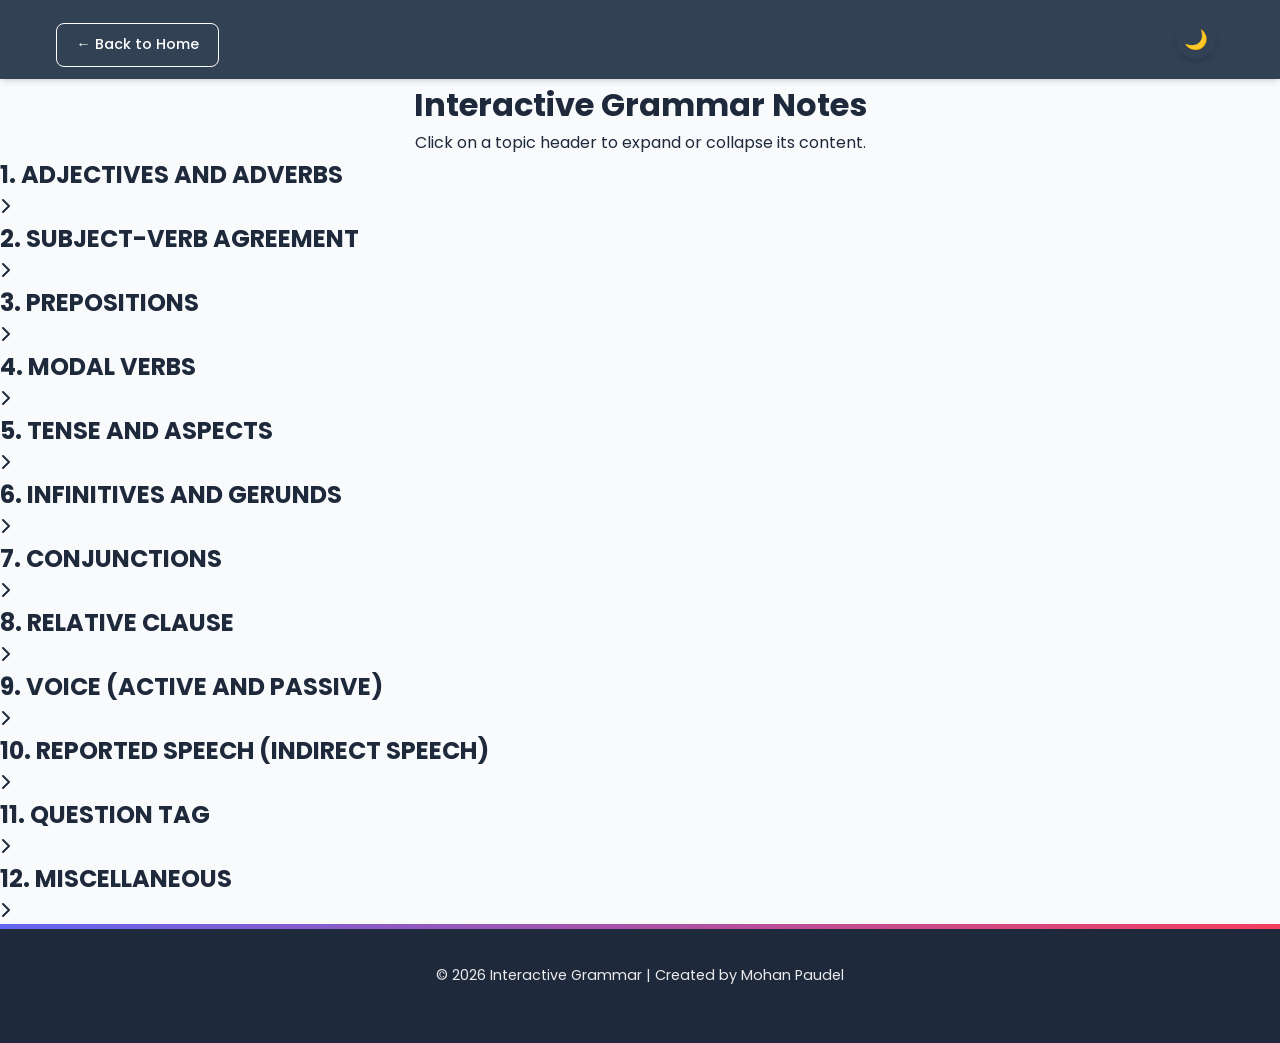
<file: resources/grammar.html>
<!DOCTYPE html>
<html lang="en">
<head>
    <meta charset="UTF-8">
    <meta name="viewport" content="width=device-width, initial-scale=1.0">
    <link href="https://fonts.googleapis.com/css2?family=Poppins:wght@300;400;500;600;700&display=swap" rel="stylesheet">
    <link rel="stylesheet" href="../css/styles.css">
    <title>Interactive Grammar Notes</title>
    <link rel="stylesheet" href="https://cdnjs.cloudflare.com/ajax/libs/font-awesome/6.0.0/css/all.min.css" />
    <style>
        /* Custom Styles */
        body {
            font-family: 'Poppins', sans-serif; /* Use Poppins font */
        }
        /* Style for the clickable headers */
        .topic-header {
            cursor: pointer;
            transition: background-color 0.3s ease;
        }
        .topic-header:hover {
            background-color: #e2e8f0; /* Light gray on hover */
        }
        /* Style for the content sections (initially hidden) */
        .topic-content {
            display: none; /* Hide content by default */
            transition: max-height 0.5s ease-out;
            overflow: hidden;
            max-height: 0; /* Start with max-height 0 for transition */
        }
        /* Style for visible content sections */
        .topic-content.show {
            display: block; /* Show content */
            max-height: 2000px; /* Set a large max-height for transition */
        }
        /* Style for list items */
        ul {
            list-style-type: disc;
            margin-left: 1.5rem; /* Indent lists */
        }
        ul ul {
             list-style-type: circle;
             margin-left: 1.5rem; /* Further indent sub-lists */
        }
        /* Icon rotation */
        .icon-rotate {
            transition: transform 0.3s ease;
        }
        .rotate-90 {
            transform: rotate(90deg);
        }
    </style>
</head>
    <nav>
        <div class="container">
            <a href="../index.html" class="card-btn" style="background-color: transparent; border: 1px solid white;">← Back to Home</a>
            <button id="themeToggle" class="theme-toggle" style="margin-left: auto;">🌙</button>
        </div>
    </nav>
    <body class="bg-gray-100 p-4 md:p-8">

    <div class="max-w-4xl mx-auto bg-white p-6 rounded-lg shadow-md">
        <h1 class="text-2xl md:text-3xl font-bold mb-6 text-center text-gray-800">Interactive Grammar Notes</h1>
        <p class="text-gray-600 mb-6 text-center">Click on a topic header to expand or collapse its content.</p>

        <div class="mb-4 border border-gray-200 rounded-lg overflow-hidden">
            <div class="topic-header bg-gray-50 p-4 flex justify-between items-center rounded-t-lg">
                <h2 class="text-lg font-semibold text-gray-700">1. ADJECTIVES AND ADVERBS</h2>
                <i class="fas fa-chevron-right icon-rotate text-gray-500"></i>
            </div>
            <div class="topic-content p-4 border-t border-gray-200">
                <h3 class="font-semibold mb-2 text-gray-700">Function:</h3>
                <ul class="list-disc list-inside space-y-1 text-gray-600 mb-3">
                    <li>Adjectives modify nouns or pronouns (describe them). E.g., "The assignment looked <code class="bg-gray-200 px-1 rounded">easy</code>." ('easy' describes 'assignment').</li>
                    <li>Adverbs modify verbs (describe how, when, where, why an action is done), adjectives (modify their intensity), or other adverbs. E.g., "Students did <code class="bg-gray-200 px-1 rounded">well</code>.", "danced <code class="bg-gray-200 px-1 rounded">really well</code>.", "Drive <code class="bg-gray-200 px-1 rounded">carefully</code>."</li>
                </ul>
                <h3 class="font-semibold mb-2 text-gray-700">Form:</h3>
                 <ul class="list-disc list-inside space-y-1 text-gray-600 mb-3">
                    <li>Use an adverb (like <code class="bg-gray-200 px-1 rounded">well</code>, <code class="bg-gray-200 px-1 rounded">carefully</code>, <code class="bg-gray-200 px-1 rounded">pleasantly</code>) to describe *how* an action verb is performed, not an adjective (<code class="bg-gray-200 px-1 rounded">good</code>, <code class="bg-gray-200 px-1 rounded">careful</code>, <code class="bg-gray-200 px-1 rounded">pleasant</code>).</li>
                </ul>
                 <h3 class="font-semibold mb-2 text-gray-700">Comparisons:</h3>
                 <ul class="list-disc list-inside space-y-1 text-gray-600 mb-3">
                    <li><strong><code class="bg-gray-200 px-1 rounded">as ... as</code> Structure:</strong> Used for equality/inequality. Use the base form of the adjective or adverb between 'as' and 'as'. E.g., "not <code class="bg-gray-200 px-1 rounded">as expensive as</code>", "work <code class="bg-gray-200 px-1 rounded">as hard as</code>".</li>
                    <li><strong>Comparative Adverbs:</strong> Use 'more + adverb' (e.g., <code class="bg-gray-200 px-1 rounded">more carefully</code>) or '-er' form (e.g., <code class="bg-gray-200 px-1 rounded">harder</code>) when comparing two actions using <code class="bg-gray-200 px-1 rounded">than</code>. E.g., "drives <code class="bg-gray-200 px-1 rounded">more carefully than</code>..."</li>
                </ul>
                 <h3 class="font-semibold mb-2 text-gray-700">Quantifiers (Words for Amount/Number):</h3>
                 <ul class="list-disc list-inside space-y-1 text-gray-600">
                    <li>Use <code class="bg-gray-200 px-1 rounded">little</code> with uncountable nouns (like 'rain') for a small amount. E.g., "very <code class="bg-gray-200 px-1 rounded">little</code> rain".</li>
                    <li>Use <code class="bg-gray-200 px-1 rounded">few</code> with countable nouns for a small number.</li>
                    <li>Use <code class="bg-gray-200 px-1 rounded">many</code> with countable nouns for a large number.</li>
                    <li>(Distinctions between <code class="bg-gray-200 px-1 rounded">more</code> were not fully illustrated beyond being comparative).</li>
                </ul>
            </div>
        </div>

        <div class="mb-4 border border-gray-200 rounded-lg overflow-hidden">
            <div class="topic-header bg-gray-50 p-4 flex justify-between items-center rounded-t-lg">
                <h2 class="text-lg font-semibold text-gray-700">2. SUBJECT-VERB AGREEMENT</h2>
                 <i class="fas fa-chevron-right icon-rotate text-gray-500"></i>
            </div>
            <div class="topic-content p-4 border-t border-gray-200">
                 <ul class="list-disc list-inside space-y-2 text-gray-600">
                    <li><strong><code class="bg-gray-200 px-1 rounded">Neither...nor</code> / <code class="bg-gray-200 px-1 rounded">Either...or</code>:</strong> The verb agrees with the subject *closer* to it. E.g., "Neither my mother nor my sisters <code class="bg-gray-200 px-1 rounded">are</code>...", "Neither students nor their teacher <code class="bg-gray-200 px-1 rounded">is</code>..."</li>
                    <li><strong>Interrupting Phrases:</strong> Phrases like <code class="bg-gray-200 px-1 rounded">as well as</code>, <code class="bg-gray-200 px-1 rounded">along with</code>, <code class="bg-gray-200 px-1 rounded">together with</code> coming between subject parts do *not* change the subject number. The verb agrees with the *main subject* before the phrase. E.g., "The class monitor, as well as his friends, <code class="bg-gray-200 px-1 rounded">performs</code>...", "The Principal along with experts <code class="bg-gray-200 px-1 rounded">was</code>..."</li>
                    <li><strong><code class="bg-gray-200 px-1 rounded">One of the...</code>:</strong> The subject is <code class="bg-gray-200 px-1 rounded">One</code> (singular) and takes a singular verb. E.g., "One of the boys <code class="bg-gray-200 px-1 rounded">is</code> working..." (But note the relative clause exception under that section).</li>
                    <li><strong>Compound Subjects with <code class="bg-gray-200 px-1 rounded">and</code>:</strong> Subjects joined by <code class="bg-gray-200 px-1 rounded">and</code> are usually plural and take a plural verb. E.g., "He and I <code class="bg-gray-200 px-1 rounded">have</code> (been)..."</li>
                    <li><strong>Collective Nouns:</strong> Nouns representing a group (<code class="bg-gray-200 px-1 rounded">herd</code>, <code class="bg-gray-200 px-1 rounded">team</code>, etc.) usually take a singular verb when the group acts as a single unit. E.g., "The herd <code class="bg-gray-200 px-1 rounded">runs</code>..."</li>
                    <li><strong>Specific Plural Nouns:</strong> Some nouns ending in 's' or referring to pairs are treated as plural (<code class="bg-gray-200 px-1 rounded">pajamas</code>). E.g., "...the pajamas <code class="bg-gray-200 px-1 rounded">fit</code> me."</li>
                </ul>
            </div>
        </div>

        <div class="mb-4 border border-gray-200 rounded-lg overflow-hidden">
            <div class="topic-header bg-gray-50 p-4 flex justify-between items-center rounded-t-lg">
                <h2 class="text-lg font-semibold text-gray-700">3. PREPOSITIONS</h2>
                 <i class="fas fa-chevron-right icon-rotate text-gray-500"></i>
            </div>
            <div class="topic-content p-4 border-t border-gray-200">
                <h3 class="font-semibold mb-2 text-gray-700">Verb/Adjective/Noun Collocations:</h3>
                 <p class="text-gray-600 mb-2">Many words require specific prepositions. Examples covered:</p>
                 <ul class="list-disc list-inside space-y-1 text-gray-600 mb-3">
                     <li><code class="bg-gray-200 px-1 rounded">lead to</code> (result/direction)</li>
                     <li><code class="bg-gray-200 px-1 rounded">belong to</code> (membership)</li>
                     <li><code class="bg-gray-200 px-1 rounded">accompanied by</code> (agent in passive)</li>
                     <li><code class="bg-gray-200 px-1 rounded">stare at</code> (target of gaze)</li>
                     <li><code class="bg-gray-200 px-1 rounded">respect for</code> (the respected entity)</li>
                     <li><code class="bg-gray-200 px-1 rounded">based on</code> (foundation)</li>
                     <li><code class="bg-gray-200 px-1 rounded">suspected of</code> (crime)</li>
                     <li><code class="bg-gray-200 px-1 rounded">interested in</code> (topic/activity)</li>
                 </ul>
                 <h3 class="font-semibold mb-2 text-gray-700">Movement:</h3>
                 <ul class="list-disc list-inside space-y-1 text-gray-600 mb-3">
                    <li><code class="bg-gray-200 px-1 rounded">through</code>: Movement within and out of a passage (e.g., <code class="bg-gray-200 px-1 rounded">through</code> the tunnel).</li>
                    <li><code class="bg-gray-200 px-1 rounded">out of</code>: Movement from inside an enclosed space (e.g., came <code class="bg-gray-200 px-1 rounded">out of</code> the office).</li>
                 </ul>
                 <h3 class="font-semibold mb-2 text-gray-700">Phrasal Verbs:</h3>
                 <p class="text-gray-600 mb-2">The preposition/particle changes the verb's meaning.</p>
                 <ul class="list-disc list-inside space-y-1 text-gray-600">
                    <li><code class="bg-gray-200 px-1 rounded">call off</code>: Cancel (e.g., parties were <code class="bg-gray-200 px-1 rounded">called off</code>).</li>
                 </ul>
            </div>
        </div>

        <div class="mb-4 border border-gray-200 rounded-lg overflow-hidden">
            <div class="topic-header bg-gray-50 p-4 flex justify-between items-center rounded-t-lg">
                <h2 class="text-lg font-semibold text-gray-700">4. MODAL VERBS</h2>
                 <i class="fas fa-chevron-right icon-rotate text-gray-500"></i>
            </div>
            <div class="topic-content p-4 border-t border-gray-200">
                 <ul class="list-disc list-inside space-y-2 text-gray-600">
                    <li><strong>Possibility/Speculation:</strong> <code class="bg-gray-200 px-1 rounded">might</code>, <code class="bg-gray-200 px-1 rounded">could</code> (e.g., "He <code class="bg-gray-200 px-1 rounded">might</code> be his father.")</li>
                    <li><strong>Necessity/Obligation:</strong>
                        <ul class="list-circle list-inside ml-4 space-y-1">
                             <li><code class="bg-gray-200 px-1 rounded">must</code> (strong obligation): "You <code class="bg-gray-200 px-1 rounded">must</code> finish..."</li>
                             <li><code class="bg-gray-200 px-1 rounded">need</code> + gerund (necessity): "My fingernails <code class="bg-gray-200 px-1 rounded">need</code> cutting."</li>
                        </ul>
                    </li>
                    <li><strong>Deduction (Certainty based on evidence):</strong>
                        <ul class="list-circle list-inside ml-4 space-y-1">
                             <li><code class="bg-gray-200 px-1 rounded">must</code> (strong positive deduction): "He <code class="bg-gray-200 px-1 rounded">must</code> be mad.", "They <code class="bg-gray-200 px-1 rounded">must</code> have a great chef."</li>
                             <li><code class="bg-gray-200 px-1 rounded">can't</code> (strong negative deduction/impossibility): "You <code class="bg-gray-200 px-1 rounded">can't</code> be hungry."</li>
                             <li><code class="bg-gray-200 px-1 rounded">must have</code> + past participle (strong past deduction): "She <code class="bg-gray-200 px-1 rounded">must have</code> missed the bus."</li>
                        </ul>
                    </li>
                    <li><strong>Past Possibility:</strong> <code class="bg-gray-200 px-1 rounded">might have</code> + pp, <code class="bg-gray-200 px-1 rounded">could have</code> + pp (e.g., "There <code class="bg-gray-200 px-1 rounded">might have</code> been a demonstration.")</li>
                    <li><strong>Lack of Necessity:</strong> <code class="bg-gray-200 px-1 rounded">needn't</code> (e.g., "You <code class="bg-gray-200 px-1 rounded">needn't</code> be hungry.")</li>
                </ul>
            </div>
        </div>

        <div class="mb-4 border border-gray-200 rounded-lg overflow-hidden">
            <div class="topic-header bg-gray-50 p-4 flex justify-between items-center rounded-t-lg">
                <h2 class="text-lg font-semibold text-gray-700">5. TENSE AND ASPECTS</h2>
                 <i class="fas fa-chevron-right icon-rotate text-gray-500"></i>
            </div>
            <div class="topic-content p-4 border-t border-gray-200">
                 <ul class="list-disc list-inside space-y-2 text-gray-600">
                    <li><strong>Future Continuous (<code class="bg-gray-200 px-1 rounded">will be + -ing</code>):</strong> Used for an action that will be in progress at a specific time in the future. E.g., "...we <code class="bg-gray-200 px-1 rounded">will be having</code> dinner then."</li>
                    <li><strong>Past Perfect (<code class="bg-gray-200 px-1 rounded">had + past participle</code>):</strong> Used for an action completed *before* another past action. E.g., "He <code class="bg-gray-200 px-1 rounded">had had</code> breakfast before he set out."</li>
                    <li><strong>Future Perfect Continuous (<code class="bg-gray-200 px-1 rounded">will have been + -ing</code>) / Future Perfect (<code class="bg-gray-200 px-1 rounded">will have + pp</code>):</strong> Used for the duration of an action up to a specific point in the future. E.g., "...she <code class="bg-gray-200 px-1 rounded">will have been working</code>... for fifteen years."</li>
                    <li><strong>Simple Past:</strong> Used for completed actions in the past. Necessary for sequence after past perfect. E.g., "After the lesson had finished, we <code class="bg-gray-200 px-1 rounded">ran</code> out..."</li>
                    <li><strong>Passive Forms:</strong> Use the correct tense of <code class="bg-gray-200 px-1 rounded">be</code> + past participle. E.g., "She <code class="bg-gray-200 px-1 rounded">was overcome</code>" (Simple Past Passive). "His company <code class="bg-gray-200 px-1 rounded">is</code> greatly <code class="bg-gray-200 px-1 rounded">sought</code> after." (Present Simple Passive).</li>
                </ul>
            </div>
        </div>

        <div class="mb-4 border border-gray-200 rounded-lg overflow-hidden">
            <div class="topic-header bg-gray-50 p-4 flex justify-between items-center rounded-t-lg">
                <h2 class="text-lg font-semibold text-gray-700">6. INFINITIVES AND GERUNDS</h2>
                 <i class="fas fa-chevron-right icon-rotate text-gray-500"></i>
            </div>
            <div class="topic-content p-4 border-t border-gray-200">
                 <h3 class="font-semibold mb-2 text-gray-700">Use Gerund (<code class="bg-gray-200 px-1 rounded">-ing</code> form):</h3>
                 <ul class="list-disc list-inside space-y-1 text-gray-600 mb-3">
                    <li>After prepositions (e.g., <code class="bg-gray-200 px-1 rounded">fond of gardening</code>, <code class="bg-gray-200 px-1 rounded">look forward to hearing</code>).</li>
                    <li>After possessive adjectives/nouns (e.g., <code class="bg-gray-200 px-1 rounded">thankful for his coming</code>).</li>
                    <li>After certain verbs (e.g., <code class="bg-gray-200 px-1 rounded">finish doing</code>, <code class="bg-gray-200 px-1 rounded">deny committing</code>, <code class="bg-gray-200 px-1 rounded">dislike [doing something]</code>, <code class="bg-gray-200 px-1 rounded">resent [doing something]</code>).</li>
                 </ul>
                 <h3 class="font-semibold mb-2 text-gray-700">Use <code class="bg-gray-200 px-1 rounded">to</code>-Infinitive:</h3>
                 <ul class="list-disc list-inside space-y-1 text-gray-600 mb-3">
                    <li>After <code class="bg-gray-200 px-1 rounded">It's + adjective</code> (e.g., <code class="bg-gray-200 px-1 rounded">It's best to dig</code>).</li>
                    <li>After certain verbs/phrases (e.g., <code class="bg-gray-200 px-1 rounded">be likely to show</code>, <code class="bg-gray-200 px-1 rounded">advised me to put</code>, <code class="bg-gray-200 px-1 rounded">want someone to do</code>).</li>
                 </ul>
                 <h3 class="font-semibold mb-2 text-gray-700">Use Bare Infinitive (without <code class="bg-gray-200 px-1 rounded">to</code>):</h3>
                 <ul class="list-disc list-inside space-y-1 text-gray-600 mb-3">
                    <li>After <code class="bg-gray-200 px-1 rounded">let</code> (e.g., <code class="bg-gray-200 px-1 rounded">let me read</code>).</li>
                 </ul>
                 <h3 class="font-semibold mb-2 text-gray-700">Passive Forms:</h3>
                 <ul class="list-disc list-inside space-y-1 text-gray-600">
                    <li>Passive Gerund: <code class="bg-gray-200 px-1 rounded">being + past participle</code> (e.g., <code class="bg-gray-200 px-1 rounded">dislike being given</code>, <code class="bg-gray-200 px-1 rounded">resent being interrupted</code>).</li>
                    <li>Passive Infinitive: <code class="bg-gray-200 px-1 rounded">to be + past participle</code> (e.g., <code class="bg-gray-200 px-1 rounded">want to be respected</code>).</li>
                 </ul>
            </div>
        </div>

        <div class="mb-4 border border-gray-200 rounded-lg overflow-hidden">
            <div class="topic-header bg-gray-50 p-4 flex justify-between items-center rounded-t-lg">
                <h2 class="text-lg font-semibold text-gray-700">7. CONJUNCTIONS</h2>
                 <i class="fas fa-chevron-right icon-rotate text-gray-500"></i>
            </div>
            <div class="topic-content p-4 border-t border-gray-200">
                 <ul class="list-disc list-inside space-y-2 text-gray-600">
                    <li><strong>Contrast:</strong> <code class="bg-gray-200 px-1 rounded">although</code>, <code class="bg-gray-200 px-1 rounded">even though</code>, <code class="bg-gray-200 px-1 rounded">though</code> (connect clauses despite contradiction). <code class="bg-gray-200 px-1 rounded">however</code> (connects sentences/clauses showing contrast). E.g., "<code class="bg-gray-200 px-1 rounded">Although</code> she worked hard, she didn't pass." "We got wet <code class="bg-gray-200 px-1 rounded">although</code> we had an umbrella."</li>
                    <li><strong>Cause/Reason:</strong> <code class="bg-gray-200 px-1 rounded">because</code>, <code class="bg-gray-200 px-1 rounded">as</code>, <code class="bg-gray-200 px-1 rounded">since</code> (introduce the reason why). E.g., "I wanted to go back <code class="bg-gray-200 px-1 rounded">because</code> I was uneasy."</li>
                    <li><strong>Result:</strong> <code class="bg-gray-200 px-1 rounded">so</code> (introduces the consequence). E.g., "I had to work late, <code class="bg-gray-200 px-1 rounded">so</code> I was tired."</li>
                    <li><strong>Time Sequence:</strong> <code class="bg-gray-200 px-1 rounded">as soon as</code> (indicates immediate succession). E.g., "<code class="bg-gray-200 px-1 rounded">As soon as</code> they saw the tiger, they attacked."</li>
                    <li><strong>Condition:</strong> <code class="bg-gray-200 px-1 rounded">unless</code> (means 'if not'). E.g., "Impossible to succeed <code class="bg-gray-200 px-1 rounded">unless</code> one works hard."</li>
                </ul>
            </div>
        </div>

        <div class="mb-4 border border-gray-200 rounded-lg overflow-hidden">
            <div class="topic-header bg-gray-50 p-4 flex justify-between items-center rounded-t-lg">
                <h2 class="text-lg font-semibold text-gray-700">8. RELATIVE CLAUSE</h2>
                 <i class="fas fa-chevron-right icon-rotate text-gray-500"></i>
            </div>
            <div class="topic-content p-4 border-t border-gray-200">
                 <ul class="list-disc list-inside space-y-2 text-gray-600">
                    <li><strong>Function:</strong> Adds information about a noun (the antecedent).</li>
                    <li><strong>Relative Pronouns/Adverbs:</strong>
                        <ul class="list-circle list-inside ml-4 space-y-1">
                            <li>People: <code class="bg-gray-200 px-1 rounded">who</code> (subject), <code class="bg-gray-200 px-1 rounded">whom</code> (object - not explicitly tested here), <code class="bg-gray-200 px-1 rounded">whose</code> (possessive), <code class="bg-gray-200 px-1 rounded">that</code> (can replace <code class="bg-gray-200 px-1 rounded">who</code> in defining clauses).</li>
                            <li>Things/Animals: <code class="bg-gray-200 px-1 rounded">which</code> (subject/object), <code class="bg-gray-200 px-1 rounded">that</code> (can replace <code class="bg-gray-200 px-1 rounded">which</code> in defining clauses).</li>
                            <li>Places: <code class="bg-gray-200 px-1 rounded">where</code> (replaces 'in/at/on the place'), <code class="bg-gray-200 px-1 rounded">in which</code>, <code class="bg-gray-200 px-1 rounded">from where</code>.</li>
                            <li>Possession: <code class="bg-gray-200 px-1 rounded">whose</code> (for people, animals, sometimes things). E.g., "...consultant <code class="bg-gray-200 px-1 rounded">whose</code> advice I rely on.", "...man <code class="bg-gray-200 px-1 rounded">whose</code> son plays..."</li>
                        </ul>
                    </li>
                    <li><strong>Choosing Pronoun:</strong> Must match the antecedent (person/thing/place) and its function (subject/object/possessive) in the relative clause.</li>
                    <li><strong>Verb Agreement:</strong> The verb inside the relative clause agrees with the antecedent. E.g., "...one of the few girls <code class="bg-gray-200 px-1 rounded">who have</code> passed..." ('who' refers to plural 'girls').</li>
                </ul>
            </div>
        </div>

        <div class="mb-4 border border-gray-200 rounded-lg overflow-hidden">
            <div class="topic-header bg-gray-50 p-4 flex justify-between items-center rounded-t-lg">
                <h2 class="text-lg font-semibold text-gray-700">9. VOICE (ACTIVE AND PASSIVE)</h2>
                 <i class="fas fa-chevron-right icon-rotate text-gray-500"></i>
            </div>
            <div class="topic-content p-4 border-t border-gray-200">
                 <ul class="list-disc list-inside space-y-2 text-gray-600">
                    <li><strong>Use:</strong> Passive is used when the receiver of the action is the focus, or the doer is unknown/unimportant.</li>
                    <li><strong>Formation:</strong> <code class="bg-gray-200 px-1 rounded">Form of BE + Past Participle</code>.</li>
                    <li><strong>Changing Active to Passive:</strong>
                        <ol class="list-decimal list-inside ml-4 space-y-1">
                            <li>Object of active sentence becomes subject of passive.</li>
                            <li>Change verb to passive form (correct tense of <code class="bg-gray-200 px-1 rounded">be</code> + pp).</li>
                            <li>Subject of active sentence becomes agent (with <code class="bg-gray-200 px-1 rounded">by</code>) or is omitted.</li>
                            <li>With two objects, either can become the subject.</li>
                        </ol>
                    </li>
                    <li><strong>Changing Passive to Active:</strong> Reverse the process; supply a logical subject if agent is missing.</li>
                    <li><strong>Passive Gerunds/Infinitives:</strong> Use <code class="bg-gray-200 px-1 rounded">being + pp</code> (gerund) or <code class="bg-gray-200 px-1 rounded">to be + pp</code> (infinitive) when the action expressed by the gerund/infinitive is received by the subject. E.g., <code class="bg-gray-200 px-1 rounded">resent being interrupted</code>, <code class="bg-gray-200 px-1 rounded">want to be respected</code>.</li>
                    <li><strong>Passive Questions:</strong> Invert the <code class="bg-gray-200 px-1 rounded">be</code> verb and the subject. E.g., <code class="bg-gray-200 px-1 rounded">Was</code> the crime confessed?</li>
                 </ul>
            </div>
        </div>

        <div class="mb-4 border border-gray-200 rounded-lg overflow-hidden">
            <div class="topic-header bg-gray-50 p-4 flex justify-between items-center rounded-t-lg">
                <h2 class="text-lg font-semibold text-gray-700">10. REPORTED SPEECH (INDIRECT SPEECH)</h2>
                 <i class="fas fa-chevron-right icon-rotate text-gray-500"></i>
            </div>
            <div class="topic-content p-4 border-t border-gray-200">
                 <ul class="list-disc list-inside space-y-2 text-gray-600">
                    <li><strong>Tense Backshift:</strong> Verbs usually shift one tense back (Present -> Past, Past -> Past Perfect, etc.) when reporting past speech.</li>
                    <li><strong>Pronoun/Possessive Changes:</strong> Adjust according to speaker perspective.</li>
                    <li><strong>Time/Place Expressions:</strong> Change relative to the time of reporting (e.g., <code class="bg-gray-200 px-1 rounded">this</code> -> <code class="bg-gray-200 px-1 rounded">that</code>, <code class="bg-gray-200 px-1 rounded">these</code> -> <code class="bg-gray-200 px-1 rounded">those</code>, <code class="bg-gray-200 px-1 rounded">now</code> -> <code class="bg-gray-200 px-1 rounded">then</code>).</li>
                    <li><strong>Reporting Statements:</strong> Use <code class="bg-gray-200 px-1 rounded">(reporting verb) + that + clause</code>.</li>
                    <li><strong>Reporting Yes/No Questions:</strong> Use <code class="bg-gray-200 px-1 rounded">(reporting verb) + if/whether + clause</code> (statement word order).</li>
                    <li><strong>Reporting Wh-Questions:</strong> Use <code class="bg-gray-200 px-1 rounded">(reporting verb) + Wh-word + clause</code> (statement word order).</li>
                    <li><strong>Reporting Commands/Requests:</strong> Use <code class="bg-gray-200 px-1 rounded">(reporting verb) + object + (not) + to-infinitive</code>.</li>
                    <li><strong>Modals:</strong> Some change (<code class="bg-gray-200 px-1 rounded">can</code> -> <code class="bg-gray-200 px-1 rounded">could</code>, <code class="bg-gray-200 px-1 rounded">will</code> -> <code class="bg-gray-200 px-1 rounded">would</code>), others may not (<code class="bg-gray-200 px-1 rounded">must not</code> for prohibition).</li>
                    <li><strong>Reporting Verbs:</strong> Choose appropriately (<code class="bg-gray-200 px-1 rounded">ask</code> for questions, <code class="bg-gray-200 px-1 rounded">tell/warn/advise/order</code> for commands, <code class="bg-gray-200 px-1 rounded">request</code> for polite requests, <code class="bg-gray-200 px-1 rounded">wonder</code> for questions asked to oneself).</li>
                 </ul>
            </div>
        </div>

        <div class="mb-4 border border-gray-200 rounded-lg overflow-hidden">
            <div class="topic-header bg-gray-50 p-4 flex justify-between items-center rounded-t-lg">
                <h2 class="text-lg font-semibold text-gray-700">11. QUESTION TAG</h2>
                 <i class="fas fa-chevron-right icon-rotate text-gray-500"></i>
            </div>
            <div class="topic-content p-4 border-t border-gray-200">
                 <ul class="list-disc list-inside space-y-2 text-gray-600">
                    <li><strong>Structure:</strong> Auxiliary verb + pronoun, added to a statement.</li>
                    <li><strong>Rule:</strong> Positive statement => Negative tag. Negative statement => Positive tag.</li>
                    <li><strong>Verb:</strong> Use the *same auxiliary* as the statement. If no auxiliary, use <code class="bg-gray-200 px-1 rounded">do/does/did</code>.</li>
                    <li><strong>Subject:</strong> Use the *same subject* as a pronoun.</li>
                    <li><strong>Special Cases:</strong> <code class="bg-gray-200 px-1 rounded">I am...</code> => <code class="bg-gray-200 px-1 rounded">..., aren't I?</code></li>
                 </ul>
            </div>
        </div>

        <div class="mb-4 border border-gray-200 rounded-lg overflow-hidden">
            <div class="topic-header bg-gray-50 p-4 flex justify-between items-center rounded-t-lg">
                <h2 class="text-lg font-semibold text-gray-700">12. MISCELLANEOUS</h2>
                 <i class="fas fa-chevron-right icon-rotate text-gray-500"></i>
            </div>
            <div class="topic-content p-4 border-t border-gray-200">
                 <ul class="list-disc list-inside space-y-2 text-gray-600">
                    <li><strong>Word Forms:</strong> Use the correct part of speech (e.g., adverb <code class="bg-gray-200 px-1 rounded">culturally</code> to modify adjective <code class="bg-gray-200 px-1 rounded">diverse</code>; noun <code class="bg-gray-200 px-1 rounded">practice</code> vs. verb <code class="bg-gray-200 px-1 rounded">practise</code> [BrE spelling]).</li>
                    <li><strong>Tense in Clauses:</strong> Use appropriate tense (e.g., past continuous <code class="bg-gray-200 px-1 rounded">was waiting</code> with <code class="bg-gray-200 px-1 rounded">while</code> for simultaneous past actions).</li>
                    <li><strong>Determiner Order:</strong> <code class="bg-gray-200 px-1 rounded">All</code>/<code class="bg-gray-200 px-1 rounded">Both</code> usually precede possessives (<code class="bg-gray-200 px-1 rounded">All my books</code>, <code class="bg-gray-200 px-1 rounded">Both his brothers</code>).</li>
                    <li><strong>Plural Nouns:</strong> Use plurals after numbers > 1 (<code class="bg-gray-200 px-1 rounded">a hundred rupees</code>).</li>
                    <li><strong>Pronoun Case:</strong> Use objective case (<code class="bg-gray-200 px-1 rounded">me</code>, <code class="bg-gray-200 px-1 rounded">him</code>, <code class="bg-gray-200 px-1 rounded">us</code>, etc.) after prepositions, including <code class="bg-gray-200 px-1 rounded">except</code> (e.g., <code class="bg-gray-200 px-1 rounded">except me</code>).</li>
                    <li><strong>Adverb Placement:</strong> Adverbs of frequency (like <code class="bg-gray-200 px-1 rounded">often</code>) usually go before the main verb (except <code class="bg-gray-200 px-1 rounded">be</code>).</li>
                 </ul>
            </div>
        </div>

    </div>

    <script>
        // Get all topic headers
        const headers = document.querySelectorAll('.topic-header');

        // Add click event listener to each header
        headers.forEach(header => {
            header.addEventListener('click', () => {
                // Find the content section related to this header
                const content = header.nextElementSibling;
                // Find the icon within this header
                const icon = header.querySelector('i');

                // Toggle the 'show' class on the content to expand/collapse
                content.classList.toggle('show');

                // Toggle icon rotation
                icon.classList.toggle('rotate-90');

                // Optional: Close other sections when one is opened
                // headers.forEach(otherHeader => {
                //     if (otherHeader !== header) {
                //         otherHeader.nextElementSibling.classList.remove('show');
                //         otherHeader.querySelector('i').classList.remove('rotate-90');
                //     }
                // });
            });
        });
    </script>

    <footer>
        <p>&copy; 2026 Interactive Grammar | Created by Mohan Paudel</p>
    </footer>
    <script src="../js/main.js"></script>
</body>
</file>
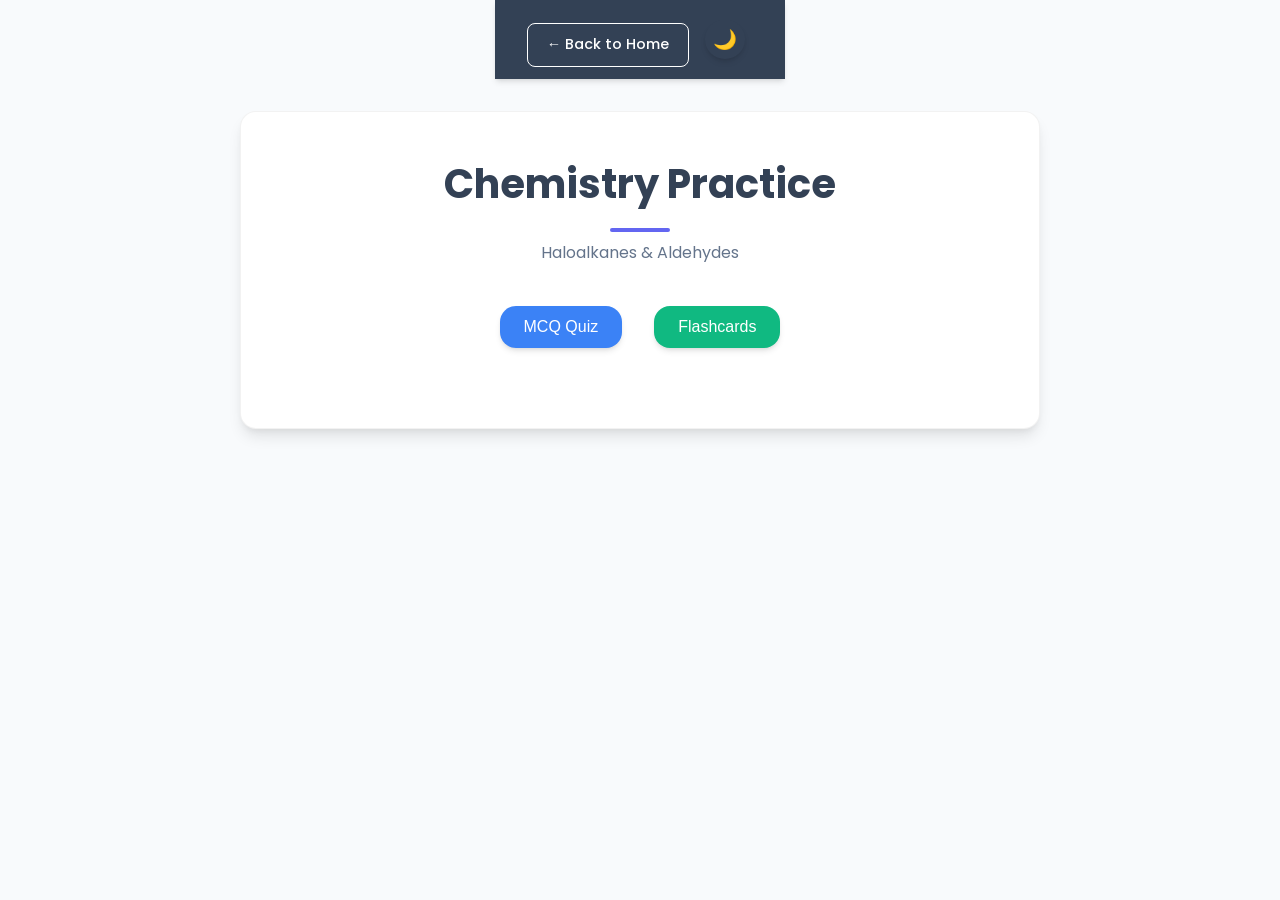
<file: resources/haloalkanesandaldehyde.html>
<!DOCTYPE html>
<html lang="en">
<head>
    <meta charset="UTF-8">
    <meta name="viewport" content="width=device-width, initial-scale=1.0">
    <link href="https://fonts.googleapis.com/css2?family=Poppins:wght@300;400;500;600;700&display=swap" rel="stylesheet">
    <link rel="stylesheet" href="../css/styles.css">
    <title>Chemistry: Haloalkanes & Aldehydes</title>
    <style>
        /* Modern Layout Fix for Multi-topic Practice Page */
        body { 
            font-family: 'Poppins', sans-serif; 
            background-color: var(--bg-color); 
            min-height: 100vh;
            display: flex;
            flex-direction: column;
            align-items: center;
        }

        .main-container {
            width: 100%;
            max-width: 800px;
            background-color: var(--card-bg);
            border-radius: var(--border-radius);
            box-shadow: var(--shadow-lg);
            padding: 2.5rem;
            margin: 2rem auto;
            border: 1px solid var(--border-color);
        }

        .mode-selection {
            display: flex;
            justify-content: center;
            gap: 1rem;
            margin-bottom: 2rem;
            flex-wrap: wrap;
        }

        .flashcard-container {
            width: 100%;
            height: 350px;
            perspective: 1000px;
            margin-bottom: 2rem;
        }

        .flashcard-inner {
            position: relative; width: 100%; height: 100%; text-align: center; transition: transform 0.6s; transform-style: preserve-3d;
        }
        .flashcard.flipped .flashcard-inner { transform: rotateY(180deg); }
        .flashcard-front, .flashcard-back {
            position: absolute; width: 100%; height: 100%; -webkit-backface-visibility: hidden; backface-visibility: hidden;
            display: flex; flex-direction: column; justify-content: center; align-items: center;
            padding: 30px; border-radius: var(--border-radius); background-color: var(--card-bg);
            box-shadow: var(--shadow-md); border: 1px solid var(--border-color);
        }
        .flashcard-back {
            transform: rotateY(180deg); background-color: var(--light-bg);
            align-items: flex-start; text-align: left;
        }

        .option-button {
            display: block; width: 100%; text-align: left; padding: 1.2rem; margin-bottom: 1rem;
            border: 1px solid var(--border-color); border-radius: var(--border-radius);
            background-color: var(--card-bg); color: var(--text-primary); cursor: pointer; transition: var(--transition);
        }
        .option-button:hover:not(:disabled) { background-color: var(--light-bg); transform: translateX(5px); }
        
        .correct-option { background-color: #d1fae5 !important; border-color: #10b981 !important; color: #065f46 !important; }
        .incorrect-option { background-color: #fee2e2 !important; border-color: #ef4444 !important; color: #991b1b !important; }

        .hidden { display: none !important; }
        .flex-center { display: flex; flex-direction: column; align-items: center; }
        .feedback-explanation {
            margin-top: 1.5rem; padding: 1.5rem; background-color: var(--light-bg);
            border-radius: var(--border-radius); border-left: 5px solid var(--primary-color);
        }
    </style>
</head>
<body>
    <nav>
        <div class="container">
            <a href="../index.html" class="card-btn" style="background-color: transparent; border: 1px solid white;">← Back to Home</a>
            <button id="themeToggle" class="theme-toggle" style="margin-left: auto;">🌙</button>
        </div>
    </nav>

    <div class="main-container">
        <h1 class="section-title" style="text-align: center; margin-bottom: 0.5rem;">Chemistry Practice</h1>
        <p style="text-align: center; color: var(--text-secondary); margin-bottom: 2rem;">Haloalkanes & Aldehydes</p>

        <div id="mode-selection" class="mode-selection">
            <button onclick="selectMode('mcq')" class="btn" style="background-color: #3b82f6;">MCQ Quiz</button>
            <button onclick="selectMode('flashcard')" class="btn" style="background-color: #10b981;">Flashcards</button>
        </div>

        <div id="content-area" class="hidden">
            <div id="topic-indicator" style="text-align: center; font-weight: 500; color: var(--text-secondary); margin-bottom: 1.5rem;"></div>

            <!-- MCQ Mode -->
            <div id="mcq-mode" class="hidden">
                <div id="mcq-question" style="font-size: 1.1rem; font-weight: 500; margin-bottom: 1.5rem; padding: 1.5rem; background-color: var(--light-bg); border-radius: var(--border-radius);"></div>
                <div id="mcq-options"></div>
                <div id="mcq-feedback" class="feedback-explanation hidden" style="font-weight: 600; margin-bottom: 1rem;"></div>
                <div id="mcq-explanation" class="feedback-explanation hidden">
                    <strong>Explanation:</strong> <span id="explanation-text"></span>
                </div>
            </div>

            <!-- Flashcard Mode -->
            <div id="flashcard-mode" class="hidden flex-center">
                 <div class="flashcard-container flashcard cursor-pointer" onclick="flipCard(this)">
                    <div class="flashcard-inner">
                        <div class="flashcard-front">
                            <p id="flashcard-question" style="font-size: 1.2rem; font-weight: 500;"></p>
                            <span style="font-size: 0.8rem; color: #94a3b8; margin-top: 2rem;">(Click to flip)</span>
                        </div>
                        <div class="flashcard-back">
                             <p id="flashcard-answer" style="font-weight: 700; color: var(--primary-color); margin-bottom: 0.5rem;"></p>
                             <p id="flashcard-explanation" style="font-size: 0.95rem; line-height: 1.6;"></p>
                        </div>
                    </div>
                </div>
                <button onclick="flipCard(document.querySelector('.flashcard'))" class="btn" style="background-color: #f59e0b;">Reveal Answer</button>
            </div>

            <div style="display: flex; justify-content: flex-end; margin-top: 2rem;">
                 <button id="next-btn" class="btn" style="min-width: 140px;">Next →</button>
            </div>
        </div>
    </div>

    <script>
        const studyData = [
            { question: "Chlorination of methane in sunlight proceeds by:", options: ["Nucleophilic substitution", "Electrophilic substitution", "Free radical substitution", "Elimination"], answer: "Free radical substitution", explanation: "Sunlight promotes the homolytic cleavage of the Cl-Cl bond into chlorine free radicals." },
            { question: "Which gives a primary alcohol when treated with RMgX followed by hydrolysis?", options: ["Formaldehyde (HCHO)", "Acetaldehyde (CH3CHO)", "Acetone (CH3COCH3)", "Ethers"], answer: "Formaldehyde (HCHO)", explanation: "Grignard reagent adds to Formaldehyde to form a primary alcohol after hydrolysis." },
            { question: "Iodoform is prepared by reacting Ethanol or Acetone with:", options: ["I2 + NaOH", "HI + Red P", "KI + HCl", "I2 + H2SO4"], answer: "I2 + NaOH", explanation: "The Iodoform reaction specifically requires Iodine and a strong base like NaOH." },
            { question: "Product of heating CHCl3 + Ag powder?", options: ["Ethane", "Ethene", "Ethyne (Acetylene)", "Methane"], answer: "Ethyne (Acetylene)", explanation: "Reaction: 2CHCl3 + 6Ag -> C2H2 + 6AgI." },
            { question: "Reagent used to convert Carbonyl group (>C=O) to Hydrocarbon (>CH2)?", options: ["LiAlH4", "Zn-Hg / conc. HCl (Clemmensen)", "H2 / Ni", "PCl5"], answer: "Zn-Hg / conc. HCl (Clemmensen)", explanation: "Clemmensen reduction reduces aldehydes/ketones to alkanes." }
        ];

        let mode = null;
        let index = 0;
        let score = 0;
        let shuffled = [];

        function selectMode(m) {
            mode = m; index = 0; score = 0;
            shuffled = [...studyData].sort(() => Math.random() - 0.5);
            document.getElementById('mode-selection').classList.add('hidden');
            document.getElementById('content-area').classList.remove('hidden');
            load();
        }

        function load() {
            if (index >= shuffled.length) { finish(); return; }
            const q = shuffled[index];
            document.getElementById('topic-indicator').textContent = `${mode === 'mcq' ? 'Question' : 'Card'} ${index + 1} of ${shuffled.length}`;
            document.getElementById('next-btn').disabled = (mode === 'mcq');
            document.getElementById('next-btn').textContent = (index === shuffled.length - 1) ? 'Finish' : 'Next →';

            if (mode === 'mcq') {
                document.getElementById('mcq-mode').classList.remove('hidden');
                document.getElementById('flashcard-mode').classList.add('hidden');
                document.getElementById('mcq-question').textContent = q.question;
                const container = document.getElementById('mcq-options');
                container.innerHTML = '';
                document.getElementById('mcq-feedback').classList.add('hidden');
                document.getElementById('mcq-explanation').classList.add('hidden');
                
                [...q.options].sort(() => Math.random() - 0.5).forEach(o => {
                    const btn = document.createElement('button');
                    btn.className = 'option-button';
                    btn.textContent = o;
                    btn.onclick = () => {
                        const correct = o === q.answer;
                        document.querySelectorAll('.option-button').forEach(b => {
                            b.disabled = true;
                            if (b.textContent === q.answer) b.classList.add('correct-option');
                            else if (b.textContent === o) b.classList.add('incorrect-option');
                        });
                        const f = document.getElementById('mcq-feedback');
                        f.classList.remove('hidden');
                        f.textContent = correct ? "Correct!" : "Incorrect.";
                        f.style.color = correct ? "#10b981" : "#ef4444";
                        document.getElementById('explanation-text').textContent = q.explanation;
                        document.getElementById('mcq-explanation').classList.remove('hidden');
                        if (correct) score++;
                        document.getElementById('next-btn').disabled = false;
                    };
                    container.appendChild(btn);
                });
            } else {
                document.getElementById('mcq-mode').classList.add('hidden');
                document.getElementById('flashcard-mode').classList.remove('hidden');
                document.getElementById('flashcard-question').textContent = q.question;
                document.getElementById('flashcard-answer').textContent = q.answer;
                document.getElementById('flashcard-explanation').textContent = q.explanation;
                document.querySelector('.flashcard').classList.remove('flipped');
            }
        }

        function finish() {
            document.getElementById('content-area').classList.add('hidden');
            const res = document.createElement('div');
            res.className = 'flex-center';
            res.innerHTML = `
                <h2 class="section-title">Session Complete</h2>
                <p style="margin: 1rem 0;">${mode === 'mcq' ? `Score: ${score} / ${shuffled.length}` : 'Completed all cards.'}</p>
                <button onclick="location.reload()" class="btn">Start Over</button>
            `;
            document.querySelector('.main-container').appendChild(res);
        }

        function flipCard(el) { el.classList.toggle('flipped'); }
        document.getElementById('next-btn').onclick = () => { index++; load(); };
    </script>
    <script src="../js/main.js"></script>
</body>
</html>
</file>
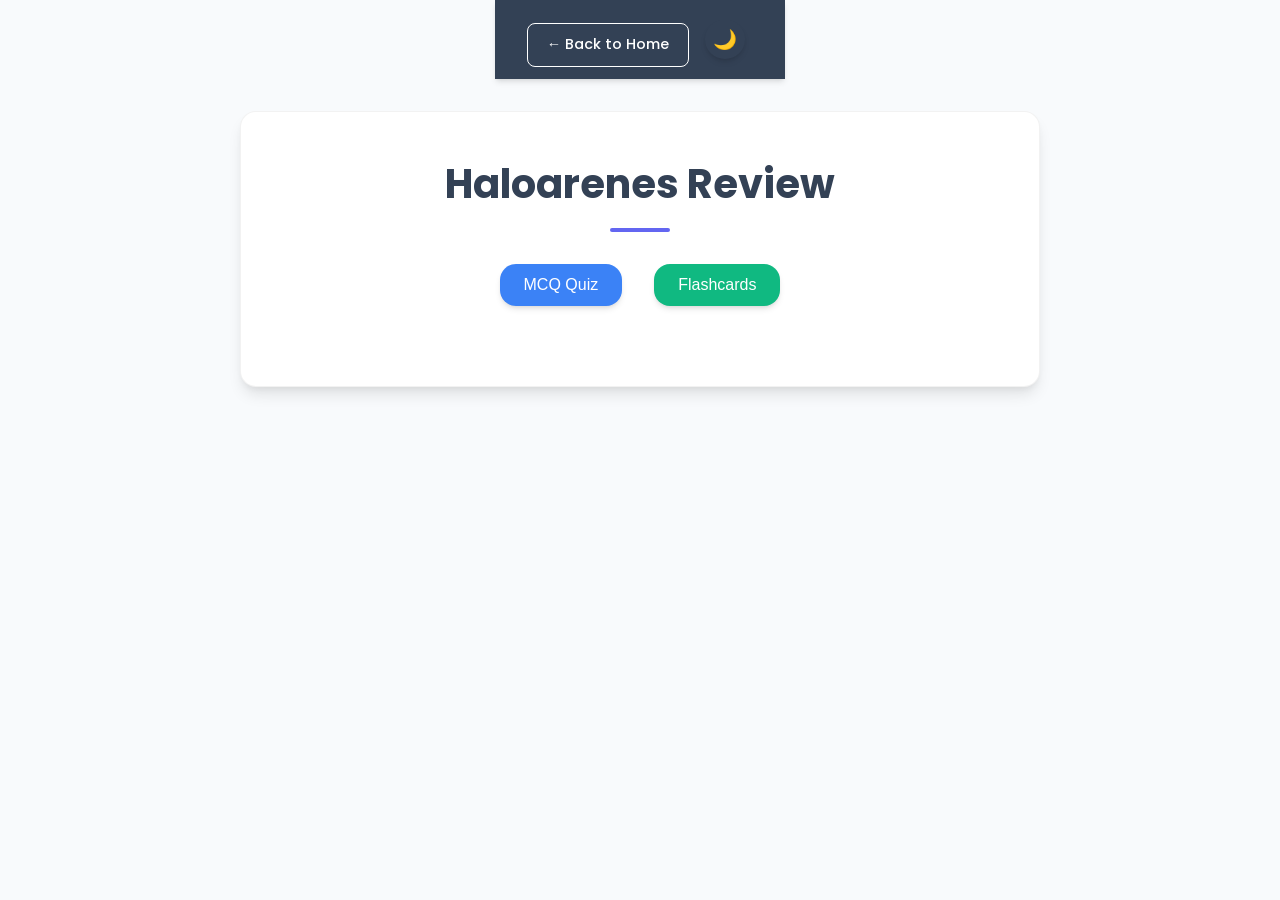
<file: resources/haloarenes.html>
<!DOCTYPE html>
<html lang="en">
<head>
    <meta charset="UTF-8">
    <meta name="viewport" content="width=device-width, initial-scale=1.0">
    <link href="https://fonts.googleapis.com/css2?family=Poppins:wght@300;400;500;600;700&display=swap" rel="stylesheet">
    <link rel="stylesheet" href="../css/styles.css">
    <title>Chemistry: Haloarenes Practice</title>
    <style>
        /* Modern Layout Fix for Haloarenes Page */
        body { 
            font-family: 'Poppins', sans-serif; 
            background-color: var(--bg-color); 
            min-height: 100vh;
            display: flex;
            flex-direction: column;
            align-items: center;
        }

        .main-container {
            width: 100%;
            max-width: 800px;
            background-color: var(--card-bg);
            border-radius: var(--border-radius);
            box-shadow: var(--shadow-lg);
            padding: 2.5rem;
            margin: 2rem auto;
            border: 1px solid var(--border-color);
        }

        .mode-selection {
            display: flex;
            justify-content: center;
            gap: 1rem;
            margin-bottom: 2rem;
        }

        .flashcard-container {
            width: 100%;
            height: 350px;
            perspective: 1000px;
            margin-bottom: 2rem;
        }

        .flashcard-inner {
            position: relative; width: 100%; height: 100%; text-align: center; transition: transform 0.6s; transform-style: preserve-3d;
        }
        .flashcard.flipped .flashcard-inner { transform: rotateY(180deg); }
        .flashcard-front, .flashcard-back {
            position: absolute; width: 100%; height: 100%; -webkit-backface-visibility: hidden; backface-visibility: hidden;
            display: flex; flex-direction: column; justify-content: center; align-items: center;
            padding: 30px; border-radius: var(--border-radius); background-color: var(--card-bg);
            box-shadow: var(--shadow-md); border: 1px solid var(--border-color);
        }
        .flashcard-back {
            transform: rotateY(180deg); background-color: var(--light-bg);
            align-items: flex-start; text-align: left;
        }

        .option-button {
            display: block; width: 100%; text-align: left; padding: 1.2rem; margin-bottom: 1rem;
            border: 1px solid var(--border-color); border-radius: var(--border-radius);
            background-color: var(--card-bg); color: var(--text-primary); cursor: pointer; transition: var(--transition);
        }
        .option-button:hover:not(:disabled) { background-color: var(--light-bg); transform: translateX(5px); }
        
        .correct-option { background-color: #d1fae5 !important; border-color: #10b981 !important; color: #065f46 !important; }
        .incorrect-option { background-color: #fee2e2 !important; border-color: #ef4444 !important; color: #991b1b !important; }

        .hidden { display: none !important; }
        .flex-center { display: flex; flex-direction: column; align-items: center; }
        .feedback-explanation {
            margin-top: 1.5rem; padding: 1.5rem; background-color: var(--light-bg);
            border-radius: var(--border-radius); border-left: 5px solid var(--primary-color);
        }
    </style>
</head>
<body>
    <nav>
        <div class="container">
            <a href="../index.html" class="card-btn" style="background-color: transparent; border: 1px solid white;">← Back to Home</a>
            <button id="themeToggle" class="theme-toggle" style="margin-left: auto;">🌙</button>
        </div>
    </nav>

    <div class="main-container">
        <h1 class="section-title" style="text-align: center; margin-bottom: 1.5rem;">Haloarenes Review</h1>

        <div id="mode-selection" class="mode-selection">
            <button onclick="selectMode('mcq')" class="btn" style="background-color: #3b82f6;">MCQ Quiz</button>
            <button onclick="selectMode('flashcard')" class="btn" style="background-color: #10b981;">Flashcards</button>
        </div>

        <div id="content-area" class="hidden">
            <div id="topic-indicator" style="text-align: center; color: var(--text-secondary); margin-bottom: 1rem; font-weight: 500;"></div>

            <div id="mcq-mode" class="hidden">
                <div id="mcq-question" style="font-size: 1.1rem; font-weight: 500; margin-bottom: 1.5rem; padding: 1.5rem; background-color: var(--light-bg); border-radius: var(--border-radius);"></div>
                <div id="mcq-options"></div>
                <div id="mcq-feedback" class="feedback-explanation hidden" style="color: var(--success-color); font-weight: 600;"></div>
                <div id="mcq-explanation" class="feedback-explanation hidden" style="margin-top: 1rem;">
                    <strong>Explanation:</strong> <span id="explanation-text"></span>
                </div>
            </div>

            <div id="flashcard-mode" class="hidden flex-center">
                 <div class="flashcard-container flashcard cursor-pointer" onclick="flipCard(this)">
                    <div class="flashcard-inner">
                        <div class="flashcard-front">
                            <p id="flashcard-question" style="font-size: 1.2rem; font-weight: 500;"></p>
                            <span style="font-size: 0.8rem; color: #94a3b8; margin-top: 2rem;">(Click to flip)</span>
                        </div>
                        <div class="flashcard-back">
                             <p id="flashcard-answer" style="font-weight: 700; color: var(--primary-color); margin-bottom: 0.5rem;"></p>
                             <p id="flashcard-explanation" style="font-size: 0.95rem; line-height: 1.6;"></p>
                        </div>
                    </div>
                </div>
                <button onclick="flipCard(document.querySelector('.flashcard'))" class="btn" style="background-color: #f59e0b;">Reveal Answer</button>
            </div>

            <div style="display: flex; justify-content: flex-end; margin-top: 2rem;">
                 <button id="next-btn" class="btn" style="min-width: 130px;">Next →</button>
            </div>
        </div>
    </div>

    <script>
        const quizData = [
            { question: "Why is chlorobenzene less reactive than benzene towards electrophilic substitution?", options: ["Resonance effect (+R)", "Inductive effect (-I)", "Steric hindrance", "Hyperconjugation"], answer: "Inductive effect (-I)", explanation: "The strong -I effect of chlorine pulls electron density from the ring, making it less reactive than benzene." },
            { question: "Reaction to prepare diphenyl from chlorobenzene using sodium/dry ether?", options: ["Wurtz reaction", "Wurtz-Fittig reaction", "Fittig reaction", "Sandmeyer reaction"], answer: "Fittig reaction", explanation: "Fittig reaction specifically involves the coupling of two aryl halides." },
            { question: "Product of chlorobenzene + Methyl chloride + anhydrous AlCl3?", options: ["o/p-Chlorotoluene", "m-Chlorotoluene", "Benzyl chloride", "Ethyl benzene"], answer: "o/p-Chlorotoluene", explanation: "This is Friedel-Crafts alkylation. Chlorine is ortho/para directing." },
            { question: "Conversion of BDC to chlorobenzene using CuCl/HCl is:", options: ["Sandmeyer reaction", "Gattermann reaction", "Wurtz reaction", "Vilsmeier-Haack"], answer: "Sandmeyer reaction", explanation: "Sandmeyer reaction uses copper salts to replace the diazonium group." },
            { question: "Chlorination of Benzene in presence of sunlight yields:", options: ["Chlorobenzene", "Hexachlorocyclohexane (BHC)", "Biphenyl", "p-Dichlorobenzene"], answer: "Hexachlorocyclohexane (BHC)", explanation: "Sunlight promotes the radical addition of chlorine to benzene, forming BHC (Gammaxene)." }
        ];

        let mode = null;
        let index = 0;
        let score = 0;
        let shuffled = [];

        function selectMode(m) {
            mode = m;
            index = 0;
            score = 0;
            shuffled = [...quizData].sort(() => Math.random() - 0.5);
            document.getElementById('mode-selection').classList.add('hidden');
            document.getElementById('content-area').classList.remove('hidden');
            load();
        }

        function load() {
            if (index >= shuffled.length) {
                finish();
                return;
            }
            const q = shuffled[index];
            document.getElementById('topic-indicator').textContent = `${mode === 'mcq' ? 'Question' : 'Card'} ${index + 1} of ${shuffled.length}`;
            document.getElementById('next-btn').disabled = (mode === 'mcq');
            document.getElementById('next-btn').textContent = (index === shuffled.length - 1) ? 'Finish session' : 'Next →';

            if (mode === 'mcq') {
                document.getElementById('mcq-mode').classList.remove('hidden');
                document.getElementById('flashcard-mode').classList.add('hidden');
                document.getElementById('mcq-question').textContent = q.question;
                const container = document.getElementById('mcq-options');
                container.innerHTML = '';
                document.getElementById('mcq-feedback').classList.add('hidden');
                document.getElementById('mcq-explanation').classList.add('hidden');
                
                const opts = [...q.options].sort(() => Math.random() - 0.5);
                opts.forEach(o => {
                    const btn = document.createElement('button');
                    btn.className = 'option-button';
                    btn.textContent = o;
                    btn.onclick = () => {
                        const correct = o === q.answer;
                        document.querySelectorAll('.option-button').forEach(b => {
                            b.disabled = true;
                            if (b.textContent === q.answer) b.classList.add('correct-option');
                            else if (b.textContent === o) b.classList.add('incorrect-option');
                        });
                        const f = document.getElementById('mcq-feedback');
                        f.classList.remove('hidden');
                        f.textContent = correct ? "Correct!" : "Incorrect.";
                        f.style.color = correct ? "#10b981" : "#ef4444";
                        document.getElementById('explanation-text').textContent = q.explanation;
                        document.getElementById('mcq-explanation').classList.remove('hidden');
                        if (correct) score++;
                        document.getElementById('next-btn').disabled = false;
                    };
                    container.appendChild(btn);
                });
            } else {
                document.getElementById('mcq-mode').classList.add('hidden');
                document.getElementById('flashcard-mode').classList.remove('hidden');
                document.getElementById('flashcard-question').textContent = q.question;
                document.getElementById('flashcard-answer').textContent = q.answer;
                document.getElementById('flashcard-explanation').textContent = q.explanation;
                document.querySelector('.flashcard').classList.remove('flipped');
            }
        }

        function finish() {
            document.getElementById('content-area').classList.add('hidden');
            const res = document.createElement('div');
            res.className = 'flex-center';
            res.innerHTML = `
                <h2 class="section-title">Session Complete</h2>
                <p style="margin: 1rem 0;">${mode === 'mcq' ? `Total Score: ${score} / ${shuffled.length}` : 'Completed all cards.'}</p>
                <button onclick="location.reload()" class="btn">Start Over</button>
            `;
            document.querySelector('.main-container').appendChild(res);
        }

        function flipCard(el) { el.classList.toggle('flipped'); }
        document.getElementById('next-btn').onclick = () => { index++; load(); };
    </script>
    <script src="../js/main.js"></script>
</body>
</html>
</file>
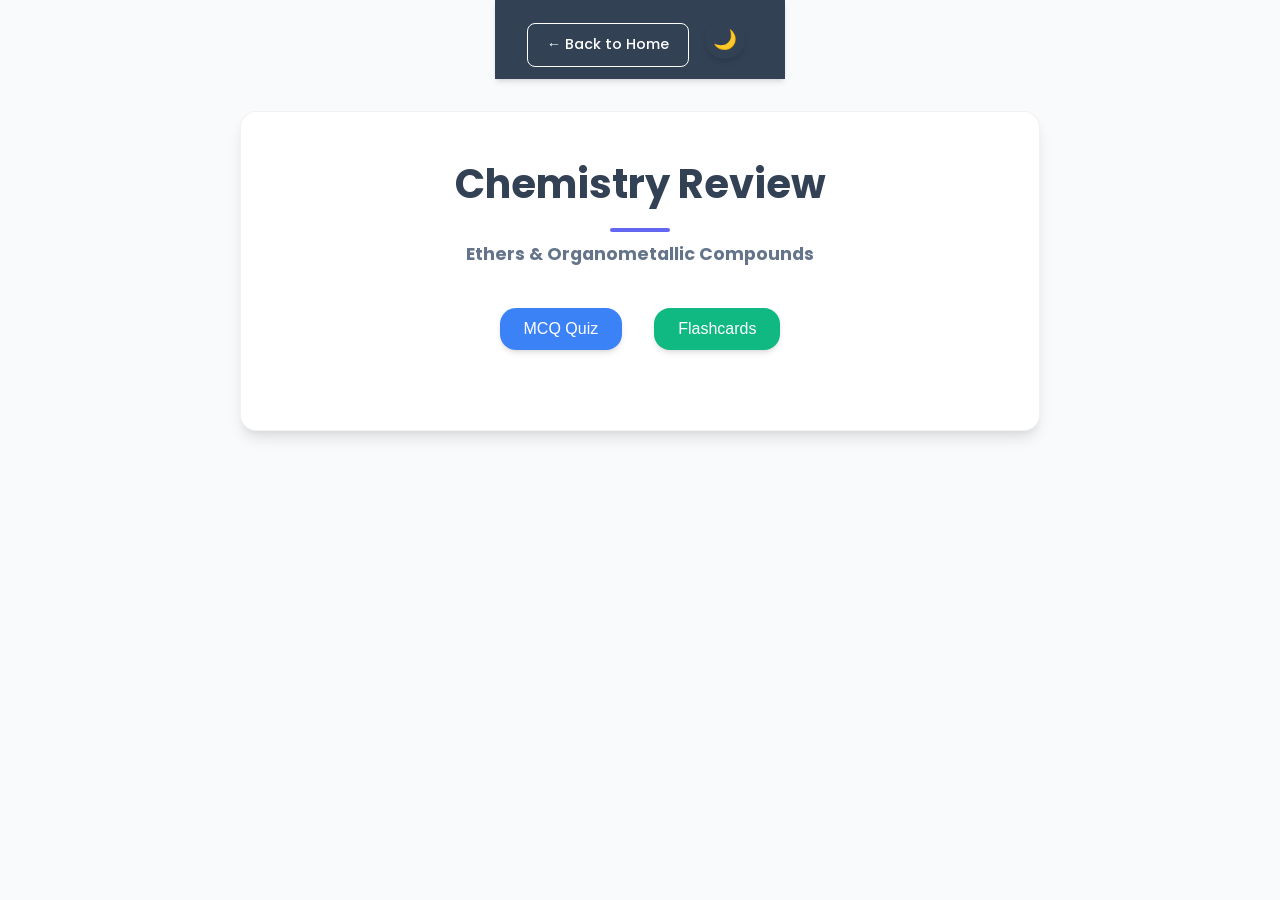
<file: resources/nitroether.html>
<!DOCTYPE html>
<html lang="en">
<head>
    <meta charset="UTF-8">
    <meta name="viewport" content="width=device-width, initial-scale=1.0">
    <link href="https://fonts.googleapis.com/css2?family=Poppins:wght@300;400;500;600;700&display=swap" rel="stylesheet">
    <link rel="stylesheet" href="../css/styles.css">
    <title>Chemistry: Ethers & Nitro Compounds</title>
    <style>
        /* Modernized "Old Method" Layout */
        body { 
            font-family: 'Poppins', sans-serif; 
            background-color: var(--bg-color); 
            min-height: 100vh;
            display: flex;
            flex-direction: column;
            align-items: center;
        }

        .main-container {
            width: 100%;
            max-width: 800px;
            background-color: var(--card-bg);
            border-radius: var(--border-radius);
            box-shadow: var(--shadow-lg);
            padding: 2.5rem;
            margin: 2rem auto;
            border: 1px solid var(--border-color);
        }

        .mode-selection {
            display: flex;
            justify-content: center;
            gap: 1rem;
            margin-bottom: 2rem;
        }

        .flashcard-container {
            width: 100%;
            height: 350px;
            perspective: 1000px;
            margin-bottom: 2rem;
        }

        .flashcard-inner {
            position: relative; width: 100%; height: 100%; text-align: center; transition: transform 0.6s; transform-style: preserve-3d;
        }
        .flashcard.flipped .flashcard-inner { transform: rotateY(180deg); }
        .flashcard-front, .flashcard-back {
            position: absolute; width: 100%; height: 100%; -webkit-backface-visibility: hidden; backface-visibility: hidden;
            display: flex; flex-direction: column; justify-content: center; align-items: center;
            padding: 30px; border-radius: var(--border-radius); background-color: var(--card-bg);
            box-shadow: var(--shadow-md); border: 1px solid var(--border-color);
        }
        .flashcard-back {
            transform: rotateY(180deg); background-color: var(--light-bg);
            align-items: flex-start; text-align: left;
        }

        .option-button {
            display: block; width: 100%; text-align: left; padding: 1.2rem; margin-bottom: 1rem;
            border: 1px solid var(--border-color); border-radius: var(--border-radius);
            background-color: var(--card-bg); color: var(--text-primary); cursor: pointer; transition: var(--transition);
        }
        .option-button:hover:not(:disabled) { background-color: var(--light-bg); transform: translateX(5px); }
        
        .correct-option { background-color: #d1fae5 !important; border-color: #10b981 !important; color: #065f46 !important; }
        .incorrect-option { background-color: #fee2e2 !important; border-color: #ef4444 !important; color: #991b1b !important; }

        .feedback-explanation {
            margin-top: 1.5rem; padding: 1.5rem; background-color: var(--light-bg);
            border-radius: var(--border-radius); border-left: 5px solid var(--primary-color);
        }

        .hidden { display: none !important; }
        .flex-center { display: flex; flex-direction: column; align-items: center; }
    </style>
</head>
<body>
    <nav>
        <div class="container">
            <a href="../index.html" class="card-btn" style="background-color: transparent; border: 1px solid white;">← Back to Home</a>
            <button id="themeToggle" class="theme-toggle" style="margin-left: auto;">🌙</button>
        </div>
    </nav>

    <div class="main-container">
        <h1 class="section-title" style="text-align: center; margin-bottom: 0.5rem;">Chemistry Review</h1>
        <h2 style="text-align: center; font-size: 1.1rem; color: var(--text-secondary); margin-bottom: 2rem;">Ethers & Organometallic Compounds</h2>

        <!-- Mode Selection Area -->
        <div id="mode-selection" class="mode-selection">
            <button id="mcq-select" onclick="selectMode('mcq')" class="btn" style="background-color: #3b82f6;">MCQ Quiz</button>
            <button id="flash-select" onclick="selectMode('flashcard')" class="btn" style="background-color: #10b981;">Flashcards</button>
        </div>

        <div id="content-area" class="hidden">
            <div id="topic-indicator" style="text-align: center; font-weight: 600; color: var(--primary-color); margin-bottom: 1.5rem;"></div>

            <!-- MCQ View -->
            <div id="mcq-mode" class="hidden">
                <div id="mcq-question" style="font-size: 1.1rem; font-weight: 500; margin-bottom: 1.5rem; padding: 1.5rem; background-color: var(--light-bg); border-radius: var(--border-radius);"></div>
                <div id="mcq-options"></div>
                <div id="mcq-feedback" class="feedback-explanation hidden" style="margin-bottom: 1rem;"></div>
                <div id="mcq-explanation" class="feedback-explanation hidden">
                    <strong style="color: var(--primary-color);">Explanation:</strong> <span id="explanation-text"></span>
                </div>
            </div>

            <!-- Flashcard View -->
            <div id="flashcard-mode" class="hidden flex-center">
                 <div class="flashcard-container flashcard cursor-pointer" onclick="flipCard(this)">
                    <div class="flashcard-inner">
                        <div class="flashcard-front">
                            <p id="flashcard-question" style="font-size: 1.2rem; font-weight: 500;"></p>
                            <span style="font-size: 0.8rem; color: #94a3b8; margin-top: 2.5rem;">(Click to flip)</span>
                        </div>
                        <div class="flashcard-back">
                             <p id="flashcard-answer" style="font-weight: 700; color: var(--primary-color); margin-bottom: 0.5rem;"></p>
                             <p id="flashcard-explanation" style="font-size: 0.95rem; line-height: 1.6;"></p>
                        </div>
                    </div>
                </div>
                <button id="flip-btn" onclick="flipCard(document.querySelector('.flashcard'))" class="btn" style="background-color: #f59e0b;">Reveal Answer</button>
            </div>

            <div style="display: flex; justify-content: flex-end; margin-top: 2rem;">
                 <button id="next-btn" class="btn" style="min-width: 150px;">Next →</button>
            </div>
        </div>
    </div>

    <script>
        const quizData = [
            { question: "General formula for aliphatic ethers?", options: ["R-CO-R", "R-O-R", "R-OH", "R-CHO"], answer: "R-O-R", explanation: "Ethers are compounds where two alkyl or aryl groups are bonded to an oxygen atom." },
            { question: "Dimethyl ether and Ethanol are:", options: ["Position isomers", "Functional isomers", "Metamers", "Chain isomers"], answer: "Functional isomers", explanation: "They share the same formula (C2H6O) but have different functional groups (ether vs alcohol)." },
            { question: "Williamson's synthesis involves reacting an alkyl halide with:", options: ["Zinc dust", "Sodium alkoxide", "Silver oxide", "Ammonia"], answer: "Sodium alkoxide", explanation: "It's an SN2 reaction where an alkoxide ion attacks an alkyl halide to form an ether." },
            { question: "Common name for Ethoxyethane?", options: ["Methyl ethyl ether", "Diethyl ether", "Dipropyl ether", "Ethyl acetate"], answer: "Diethyl ether", explanation: "Ethoxyethane consists of two ethyl groups connected by oxygen." },
            { question: "Reaction: C2H5I + Ag2O (dry) -> ?", options: ["Ethanol", "Diethyl ether", "Ethane", "Ethanal"], answer: "Diethyl ether", explanation: "Dry silver oxide reacts with alkyl halides to form symmetrical ethers." },
            { question: "Reaction: C2H5I + Ag2O (moist) -> ?", options: ["Ethanol", "Diethyl ether", "Ethane", "Ethanal"], answer: "Ethanol", explanation: "Moist Ag2O acts as AgOH, which converts alkyl halides to alcohols." },
            { question: "Which produces Ethyl iodide and Ethanol when treated with HI?", options: ["Diethyl ether", "Dimethyl ether", "Anisole", "Toluene"], answer: "Diethyl ether", explanation: "Reaction: C2H5OC2H5 + HI -> C2H5I + C2H5OH." },
            { question: "Reducing agent used in Mendius reaction (RCN -> RCH2NH2)?", options: ["LiAlH4", "Na / Ethanol", "Zn / HCl", "H2 / Ni"], answer: "Na / Ethanol", explanation: "Mendius reaction specifically uses nascent hydrogen from sodium and ethanol to reduce nitriles to primary amines." },
            { question: "Nitrobenzene is reduced to Aniline using:", options: ["Sn / HCl", "Na / Ethanol", "LiAlH4", "H2O2"], answer: "Sn / HCl", explanation: "Tin and concentrated Hydrochloric acid is the standard laboratory reagent for reducing nitro groups on benzene rings." }
        ];

        let mode = null;
        let index = 0;
        let score = 0;
        let shuffled = [];

        function selectMode(m) {
            mode = m;
            index = 0;
            score = 0;
            shuffled = [...quizData].sort(() => Math.random() - 0.5);
            document.getElementById('mode-selection').classList.add('hidden');
            document.getElementById('content-area').classList.remove('hidden');
            load();
        }

        function load() {
            if (index >= shuffled.length) {
                finish();
                return;
            }
            const q = shuffled[index];
            document.getElementById('topic-indicator').textContent = `${mode === 'mcq' ? 'Question' : 'Card'} ${index + 1} of ${shuffled.length}`;
            document.getElementById('next-btn').disabled = (mode === 'mcq');
            document.getElementById('next-btn').textContent = (index === shuffled.length - 1) ? 'Finish' : 'Next →';

            if (mode === 'mcq') {
                document.getElementById('mcq-mode').classList.remove('hidden');
                document.getElementById('flashcard-mode').classList.add('hidden');
                document.getElementById('mcq-question').textContent = q.question;
                const container = document.getElementById('mcq-options');
                container.innerHTML = '';
                document.getElementById('mcq-feedback').classList.add('hidden');
                document.getElementById('mcq-explanation').classList.add('hidden');
                
                const opts = [...q.options].sort(() => Math.random() - 0.5);
                opts.forEach(o => {
                    const btn = document.createElement('button');
                    btn.className = 'option-button';
                    btn.textContent = o;
                    btn.onclick = () => check(o, btn);
                    container.appendChild(btn);
                });
            } else {
                document.getElementById('mcq-mode').classList.add('hidden');
                document.getElementById('flashcard-mode').classList.remove('hidden');
                document.getElementById('flashcard-question').textContent = q.question;
                document.getElementById('flashcard-answer').textContent = q.answer;
                document.getElementById('flashcard-explanation').textContent = q.explanation;
                document.querySelector('.flashcard').classList.remove('flipped');
            }
        }

        function check(val, btn) {
            const q = shuffled[index];
            const correct = val === q.answer;
            const buttons = document.querySelectorAll('.option-button');
            buttons.forEach(b => {
                b.disabled = true;
                if (b.textContent === q.answer) b.classList.add('correct-option');
                else if (b.textContent === val) b.classList.add('incorrect-option');
            });

            const feed = document.getElementById('mcq-feedback');
            feed.classList.remove('hidden');
            feed.textContent = correct ? "Correct!" : "Incorrect.";
            feed.style.color = correct ? "#10b981" : "#ef4444";
            document.getElementById('explanation-text').textContent = q.explanation;
            document.getElementById('mcq-explanation').classList.remove('hidden');
            
            if (correct) score++;
            document.getElementById('next-btn').disabled = false;
        }

        function finish() {
            document.getElementById('content-area').classList.add('hidden');
            const res = document.createElement('div');
            res.className = 'flex-center';
            res.innerHTML = `
                <h2 class="section-title">Review Complete!</h2>
                <p style="margin: 1.5rem 0; font-size: 1.1rem;">${mode === 'mcq' ? `Your Final Score: ${score} / ${shuffled.length}` : 'You have reviewed all flashcards.'}</p>
                <button onclick="location.reload()" class="btn">Restart Study Session</button>
            `;
            document.querySelector('.main-container').appendChild(res);
        }

        function flipCard(el) { el.classList.toggle('flipped'); }

        document.getElementById('next-btn').onclick = () => {
            index++;
            load();
        };
    </script>
    <script src="../js/main.js"></script>
</body>
</html>
</file>
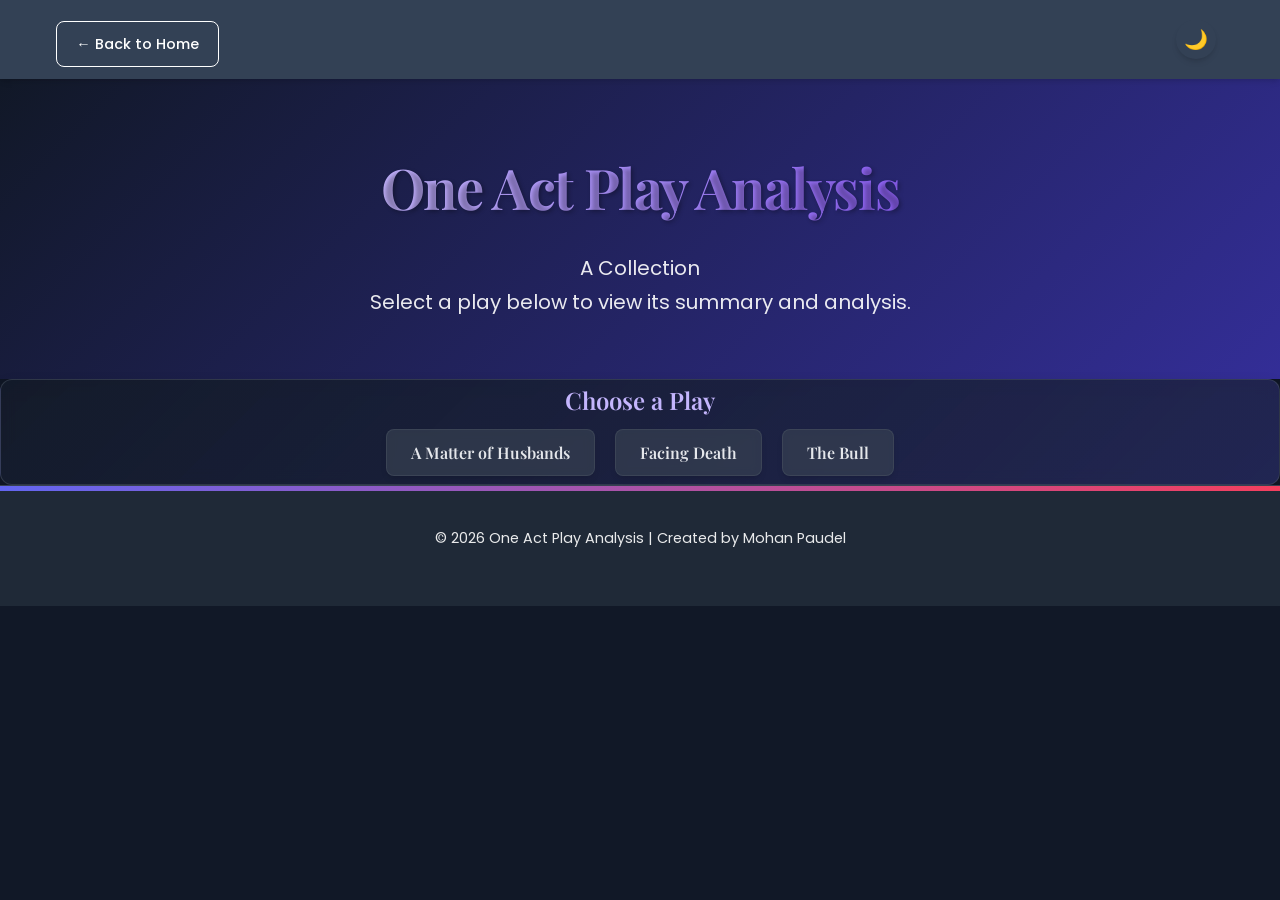
<file: resources/oneactplay.html>
<!DOCTYPE html>
<html lang="en">
<head>
    <meta charset="UTF-8">
    <meta name="viewport" content="width=device-width, initial-scale=1.0">
    <link href="https://fonts.googleapis.com/css2?family=Poppins:wght@300;400;500;600;700&family=Playfair+Display:ital,wght@0,400..700;1,400..700&display=swap" rel="stylesheet">
    <link rel="stylesheet" href="../css/styles.css">
    <title>One Act Play Analysis Collection</title>
    <style>
        /* Custom Styles for Enhanced Dark Mode - Replicated from poem.html */
        body {
            font-family: 'Poppins', sans-serif;
            background-color: #111827; /* Tailwind gray-900 */
            color: #d1d5db; /* Tailwind gray-300 */
            line-height: 1.7;
        }

        h1, h2, h3, summary, .play-select-button { /* Added button to font rule */
            font-family: 'Playfair Display', serif;
            font-weight: 600;
        }

        .gradient-text {
            background: linear-gradient(90deg, #c4b5fd 0%, #a78bfa 50%, #8b5cf6 100%); /* Violet gradient */
            -webkit-background-clip: text;
            background-clip: text;
            -webkit-text-fill-color: transparent;
        }

        /* Header Styling - Using a gradient instead of specific image */
        header {
            background: linear-gradient(135deg, rgba(17, 24, 39, 0.9) 0%, rgba(55, 48, 163, 0.9) 100%); /* Dark Gray/Indigo gradient */
            position: relative;
            overflow: hidden;
            color: #ffffff;
        }

         /* Ensure header content is visible */
        header > div {
            position: relative;
            z-index: 2;
        }

        /* Section Background Gradients - Adjusted slightly for variety */
        .sunrise-gradient {
            background: linear-gradient(135deg, rgba(17, 24, 39, 0.7) 0%, rgba(55, 48, 163, 0.3) 100%);
        }
        .sunset-gradient {
             background: linear-gradient(135deg, rgba(55, 48, 163, 0.3) 0%, rgba(17, 24, 39, 0.7) 100%);
        }

        /* Content Card Styling */
        .content-card {
            background-color: rgba(31, 41, 55, 0.6); /* Tailwind gray-800 with opacity */
            backdrop-filter: blur(8px);
            border: 1px solid rgba(75, 85, 99, 0.5); /* Tailwind gray-600 with opacity */
            box-shadow: 0 8px 16px rgba(0, 0, 0, 0.2);
            border-radius: 0.75rem; /* Tailwind rounded-xl */
        }

        /* Details/Summary (Q&A) Styling */
        details {
            border-radius: 0.5rem; /* Tailwind rounded-lg */
            overflow: hidden;
            transition: background-color 0.3s ease;
        }
        details > summary {
            list-style: none;
            cursor: pointer;
            padding: 1rem 1.25rem; /* Tailwind p-4 pr-5 */
            background-color: rgba(55, 65, 81, 0.5); /* Tailwind gray-700 base with opacity */
            transition: background-color 0.2s ease-in-out;
            font-weight: 600;
            font-family: 'Poppins', sans-serif; /* Use Poppins for question text */
            color: #e5e7eb; /* Tailwind gray-200 */
            position: relative;
        }
        details > summary::-webkit-details-marker { display: none; }
        details > summary::before {
            content: '+';
            position: absolute;
            right: 1.25rem; /* Tailwind right-5 */
            top: 50%;
            transform: translateY(-50%);
            font-size: 1.25em;
            font-weight: bold;
            color: #9ca3af; /* Tailwind gray-400 */
            transition: transform 0.2s ease-in-out;
        }
        details[open] > summary { background-color: rgba(75, 85, 99, 0.7); } /* Tailwind gray-600 open */
        details[open] > summary::before { content: '−'; }
        details > div { /* Q&A Answer Content Styling */
             padding: 1.25rem; /* Tailwind p-5 */
             margin-top: 0;
             border-top: 1px solid rgba(75, 85, 99, 0.5); /* Tailwind gray-600 separator */
             background-color: rgba(17, 24, 39, 0.5); /* Tailwind gray-900 darker background */
             color: #d1d5db; /* Tailwind gray-300 */
             font-size: 0.95rem;
        }

        /* Keyword Highlighting Styles - Reused from poem.html */
        .kw-imagery { color: #f472b6; font-weight: 600; } /* Pink-500 */
        .kw-theme { color: #34d399; font-weight: 600; } /* Emerald-400 */
        .kw-concept { color: #60a5fa; font-weight: 600; } /* Blue-400 */
        .kw-time { color: #fb923c; font-weight: 600; } /* Orange-400 */
        .kw-person { color: #facc15; font-weight: 600; } /* Yellow-500 */
        .kw-place { color: #22d3ee; font-weight: 600; } /* Cyan-400 */


        /* Section Title Colors - Adjusted slightly */
        .text-violet-title { color: #c4b5fd; } /* Violet-300 */
        .text-blue-title { color: #93c5fd; } /* Blue-300 */

        /* Footer Styling */
        footer {
            background-color: #1f2937; /* Tailwind gray-800 */
            border-top: 1px solid #374151; /* Tailwind gray-700 */
            color: #9ca3af; /* Tailwind gray-400 */
        }

        /* Styles for Play Selection */
        #play-selection {
            text-align: center;
        }
        .play-select-button {
            background-color: rgba(55, 65, 81, 0.7); /* Tailwind gray-700 semi-transparent */
            border: 1px solid rgba(75, 85, 99, 0.5); /* Tailwind gray-600 border */
            color: #e5e7eb; /* Tailwind gray-200 */
            padding: 0.75rem 1.5rem; /* Tailwind py-3 px-6 */
            border-radius: 0.5rem; /* Tailwind rounded-lg */
            margin: 0.5rem; /* Tailwind m-2 */
            cursor: pointer;
            transition: all 0.3s ease;
            display: inline-block; /* Fit content */
            backdrop-filter: blur(5px);
        }
        .play-select-button:hover {
            background-color: rgba(75, 85, 99, 0.9); /* Tailwind gray-600 darker on hover */
            border-color: rgba(110, 121, 134, 0.7); /* Lighter border on hover */
            transform: translateY(-2px);
            box-shadow: 0 4px 12px rgba(0, 0, 0, 0.3);
        }

        /* Style for Back Button */
        .back-button {
             background-color: rgba(75, 85, 99, 0.7); /* Tailwind gray-600 semi-transparent */
             border: 1px solid rgba(92, 103, 117, 0.5);
             color: #e5e7eb;
             padding: 0.5rem 1rem;
             border-radius: 0.5rem;
             margin-top: 1.5rem; /* Tailwind mt-6 */
             cursor: pointer;
             transition: all 0.3s ease;
             font-family: 'Inter', sans-serif; /* Use Inter for button text */
             font-weight: 600;
        }
        .back-button:hover {
            background-color: rgba(92, 103, 117, 0.9);
            transform: translateY(-1px);
        }

        /* Hide content sections by default */
        .play-content {
            display: none;
        }

    </style>
</head>
    <nav>
        <div class="container">
            <a href="../index.html" class="card-btn" style="background-color: transparent; border: 1px solid white;">← Back to Home</a>
            <button id="themeToggle" class="theme-toggle" style="margin-left: auto;">🌙</button>
        </div>
    </nav>
    <body class="antialiased">

    <header class="min-h-[40vh] md:min-h-[50vh] flex items-center justify-center text-center p-8">
        <div class="max-w-3xl">
            <h1 class="text-5xl md:text-7xl font-bold mb-4 gradient-text">One Act Play Analysis</h1>
            <p class="text-xl md:text-2xl text-gray-100 italic mt-2">A Collection</p>
            <p class="mt-6 text-lg md:text-xl text-gray-200 leading-relaxed">
                Select a play below to view its summary and analysis.
            </p>
        </div>
    </header>

    <main class="max-w-4xl mx-auto p-6 md:p-10 space-y-16">

        <section id="play-selection" class="p-6 md:p-8 content-card sunrise-gradient">
            <h2 class="text-3xl md:text-4xl font-semibold mb-8 text-violet-title">Choose a Play</h2>
            <div id="selection-buttons">
                <button class="play-select-button" onclick="showPlay('matter-of-husbands')">A Matter of Husbands</button>
                <button class="play-select-button" onclick="showPlay('facing-death')">Facing Death</button>
                <button class="play-select-button" onclick="showPlay('the-bull')">The Bull</button>
            </div>
        </section>

        <!-- A Matter of Husbands Content -->
        <div id="matter-of-husbands" class="play-content space-y-16">
             <button class="back-button" onclick="showSelection()">← Back to Selection</button>
             <h2 class="text-4xl md:text-5xl font-semibold text-center text-violet-title mt-8">Play: A Matter of Husbands (by Ferenc Molnar)</h2>
            <section class="p-6 md:p-8 content-card sunrise-gradient">
                <h3 class="text-3xl md:text-4xl font-semibold mb-6 text-violet-title">Summary</h3>
                <div class="space-y-4 text-base md:text-lg">
                     <p>This one-act play features an <span class="kw-person">Earnest Young Woman</span> confronting a <span class="kw-person">Famous Actress</span> (<span class="kw-person">Sara</span>), accusing the <span class="kw-person">actress</span> of having an <span class="kw-theme">affair</span> with her husband, <span class="kw-person">Alfred</span> (a <span class="kw-person">lawyer</span>). The <span class="kw-person">Young Woman</span> presents <span class="kw-concept">evidence</span> like <span class="kw-imagery">flowers</span> sent by <span class="kw-person">Alfred</span> and a <span class="kw-imagery">love letter</span> she found. The <span class="kw-person">Famous Actress</span> initially denies everything but then cleverly twists the <span class="kw-concept">narrative</span>. She convinces the <span class="kw-theme">naive</span> <span class="kw-person">Young Woman</span> that <span class="kw-person">Alfred</span> isn't actually in love with the <span class="kw-person">Actress</span>; rather, he is merely pretending to have an <span class="kw-theme">affair</span> to make his own wife <span class="kw-theme">jealous</span> and win back her affection, a ploy supposedly common among theatre-associated <span class="kw-person">men</span>. The <span class="kw-person">Earnest Young Woman</span>, completely <span class="kw-theme">fooled</span>, realizes her "mistake," apologizes profusely, and leaves relieved. The <span class="kw-concept">ironic twist</span> comes immediately after she exits: the <span class="kw-person">Famous Actress</span> calls out to <span class="kw-person">Alfred</span>, who emerges from her personal <span class="kw-place">bedroom</span> (<span class="kw-place">boudoir</span>), revealing that the <span class="kw-theme">affair</span> was real all along, and the <span class="kw-person">actress</span> masterfully deceived the wife. The play <span class="kw-concept">satirizes</span> <span class="kw-theme">naivety</span>, marital <span class="kw-theme">infidelity</span>, and the <span class="kw-theme">deceptive</span> nature of appearances, especially in the world of theatre.</p>
                </div>
            </section>
            <section class="p-6 md:p-8 content-card sunset-gradient">
                <h3 class="text-3xl md:text-4xl font-semibold mb-8 text-blue-title">Questions & Answers</h3>
                <div class="space-y-5">
                    <p class="text-lg font-semibold text-gray-300 mb-4">75 Words:</p>
                    <details>
                        <summary class="text-lg md:text-xl">Why is the play 'A Matter of Husbands' a play of split personality? [2]</summary>
                        <div>The play shows a '<span class="kw-concept">split personality</span>' mostly in the <span class="kw-person">Famous Actress</span>. She acts one way (kind, helpful) to the <span class="kw-person">Earnest Young Woman</span>, but her real actions are different (she's having an <span class="kw-theme">affair</span> and hiding the husband). It's like she has two sides: the innocent role she plays and the <span class="kw-theme">deceptive</span> person she really is. This difference makes it seem like a '<span class="kw-concept">split</span>'.</div>
                    </details>
                    <details>
                        <summary class="text-lg md:text-xl">Sketch the character of Famous Actress.</summary>
                        <div>The <span class="kw-person">Famous Actress</span> is young, beautiful, and well-known. She's a very skilled <span class="kw-person">actress</span> in life, not just on stage. She is <span class="kw-concept">clever</span>, <span class="kw-theme">cunning</span>, and very good at <span class="kw-concept">lying</span> convincingly. She easily <span class="kw-theme">fools</span> the <span class="kw-person">Earnest Young Woman</span> by making up a story to hide her <span class="kw-theme">affair</span> with <span class="kw-person">Alfred</span>. She seems nice but is actually <span class="kw-theme">deceptive</span>.</div>
                    </details>
                    <details>
                        <summary class="text-lg md:text-xl">Briefly describe your impression of the Famous Actress.</summary>
                        <div>My impression is the <span class="kw-person">Famous Actress</span> is smart and a great <span class="kw-person">actor</span>, but also quite <span class="kw-theme">dishonest</span> and <span class="kw-concept">manipulative</span>. She uses her skills to easily <span class="kw-theme">fool</span> the trusting <span class="kw-person">Earnest Young Woman</span>. While her <span class="kw-concept">cleverness</span> is notable, her actions – having an <span class="kw-theme">affair</span> and <span class="kw-concept">lying</span> so smoothly – show she can be <span class="kw-theme">ruthless</span> and doesn't seem to care much about others' feelings.</div>
                    </details>
                    <details>
                        <summary class="text-lg md:text-xl">Sketch the character of Alfred.</summary>
                        <div><span class="kw-person">Alfred</span> is the husband of the <span class="kw-person">Earnest Young Woman</span>. He is a <span class="kw-person">lawyer</span>. In the play, he is having an <span class="kw-theme">affair</span> with the <span class="kw-person">Famous Actress</span>, sending her <span class="kw-imagery">flowers</span> and a <span class="kw-imagery">love letter</span>. He seems cowardly because he <span class="kw-theme">hides</span> in the <span class="kw-person">Actress</span>'s <span class="kw-place">bedroom</span> while his wife confronts her. He only appears at the very end when called. His actions start the play's main problem.</div>
                    </details>
                    <details>
                        <summary class="text-lg md:text-xl">How can you say that Famous Actress succeeds at fooling Earnest Young Woman?</summary>
                        <div>We know the <span class="kw-person">Famous Actress</span> succeeds because the <span class="kw-person">Earnest Young Woman</span> completely believes her fake story. The wife changes from being angry and sad to being happy and relieved. She apologizes to the <span class="kw-person">Actress</span>, kisses her thankfully, and leaves thinking her husband (<span class="kw-person">Alfred</span>) was just playing a trick to win her love back, exactly as the <span class="kw-person">Actress</span> told her.</div>
                    </details>
                    <details>
                        <summary class="text-lg md:text-xl">Shed light on the difference between an ordinary woman and an actress.</summary>
                        <div>In this play, the <span class="kw-person">ordinary woman</span> (<span class="kw-person">Earnest Young Woman</span>) is shown as simple, <span class="kw-theme">naive</span>, and quick to believe things. She shows her true feelings openly. The <span class="kw-person">Actress</span> (<span class="kw-person">Famous Actress</span>), however, is presented as worldly, <span class="kw-theme">cunning</span>, and able to control her emotions and act a part. She can easily hide the truth and <span class="kw-concept">manipulate</span> situations, using her skills like she would on stage.</div>
                    </details>
                    <details>
                        <summary class="text-lg md:text-xl">Why is the play 'A Matter of Husbands' a play of split personality?</summary>
                        <div>The play seems like it's about '<span class="kw-concept">split personality</span>' because the <span class="kw-person">Famous Actress</span> shows two different faces. To the <span class="kw-person">Earnest Young Woman</span>, she acts innocent and helpful, denying the <span class="kw-theme">affair</span>. But secretly, she is having the <span class="kw-theme">affair</span> and hiding <span class="kw-person">Alfred</span>. This contrast between how she acts and what she is really doing makes her character seem split.</div>
                    </details>
                    <details>
                        <summary class="text-lg md:text-xl">What, according to The Earnest Young Woman, are the indications that her husband has fallen in love with Famous Actress?</summary>
                        <div>The <span class="kw-person">Earnest Young Woman</span> believes her husband (<span class="kw-person">Alfred</span>) is in love with the <span class="kw-person">Famous Actress</span> because she found <span class="kw-concept">proof</span>. He sends <span class="kw-imagery">flowers</span> regularly to the <span class="kw-person">Actress</span>'s <span class="kw-place">dressing room</span> (she checked with the florist). She also found a <span class="kw-imagery">love letter</span> from <span class="kw-person">Alfred</span> to the <span class="kw-person">Actress</span> on his desk, filled with loving words and "ten thousand kisses."</div>
                    </details>
                    <details>
                        <summary class="text-lg md:text-xl">What explanation related to the love letter helped the Famous Actress to convince the Earnest Young Woman?</summary>
                        <div>The <span class="kw-person">Famous Actress</span> convinced the wife about the <span class="kw-imagery">letter</span> by saying it was fake. She claimed <span class="kw-person">Alfred</span> wrote it on purpose and left it for his wife to find, just to make her <span class="kw-theme">jealous</span>. She said husbands often use this trick with <span class="kw-person">actresses</span> to get their wives' attention back. This clever <span class="kw-concept">lie</span> made the <span class="kw-person">Earnest Young Woman</span> believe the <span class="kw-imagery">letter</span> wasn't real.</div>
                    </details>
                    <details>
                        <summary class="text-lg md:text-xl">What role does the 'letter' have in the play 'A Matter of Husbands'?</summary>
                        <div>The <span class="kw-imagery">letter</span> is very important. First, it's the <span class="kw-person">Earnest Young Woman</span>'s main <span class="kw-concept">proof</span> that her husband (<span class="kw-person">Alfred</span>) is having an <span class="kw-theme">affair</span>. But then, the <span class="kw-person">Famous Actress</span> cleverly uses the <span class="kw-imagery">letter</span> as part of her <span class="kw-concept">lie</span>. She claims <span class="kw-person">Alfred</span> faked it to make his wife <span class="kw-theme">jealous</span>. So the <span class="kw-imagery">letter</span> changes from <span class="kw-concept">proof</span> of truth to a tool for <span class="kw-theme">deception</span>.</div>
                    </details>
                    <details>
                        <summary class="text-lg md:text-xl">What favour does Earnest Young Woman ask from the Famous Actress?</summary>
                        <div>The <span class="kw-person">Earnest Young Woman</span> asks the <span class="kw-person">Famous Actress</span> one simple, desperate favour: "Give me back my husband!" She believes the <span class="kw-person">Actress</span> has stolen <span class="kw-person">Alfred</span>'s love and directly pleads with her to end the relationship and let him come back to her, showing how upset and straightforward she is.</div>
                    </details>
                    <details>
                        <summary class="text-lg md:text-xl">How does Famous Actress try to convince Earnest Young Woman?</summary>
                        <div>In Ferenc Molnar's 'A Matter of Husbands', the <span class="kw-person">Famous Actress</span> uses several clever steps to convince the very upset <span class="kw-person">Earnest Young Woman</span> that there is no <span class="kw-theme">affair</span>.<br><br>First, she acts surprised and strongly denies knowing about any <span class="kw-imagery">flowers</span> or the <span class="kw-imagery">love letter</span> the wife mentions. Then, instead of just denying, she creates a whole new story. She suggests that the wife's husband, <span class="kw-person">Alfred</span>, is actually playing a "little comedy." She explains (falsely) that many <span class="kw-person">men</span> pretend to have <span class="kw-theme">affairs</span> with <span class="kw-person">famous actresses</span> to make their wives <span class="kw-theme">jealous</span> and win back their affection. She uses the wife's own <span class="kw-concept">proof</span> - the <span class="kw-imagery">letter</span> and <span class="kw-imagery">flowers</span> - as <span class="kw-concept">evidence</span> of this trick, saying <span class="kw-person">Alfred</span> planned for his wife to find them. She acts very sympathetic and understanding, making the wife feel foolish but also relieved.<br><br>By denying, creating a believable fake story, using the wife's <span class="kw-concept">evidence</span> against her, and acting kindly, the <span class="kw-person">Famous Actress</span> completely <span class="kw-theme">fools</span> the <span class="kw-person">Earnest Young Woman</span>.</div>
                    </details>

                    <p class="text-lg font-semibold text-gray-300 mt-8 mb-4">150 Words / Long Answer:</p>
                     <details>
                        <summary class="text-lg md:text-xl">According to famous actress, men associated with theatre use the theatre actresses to make their estranged wives jealous so as to woo them back. Do you agree with her argument? Why? Why not?</summary>
                        <div>In <span class="kw-person">Ferenc Molnar</span>'s 'A Matter of Husbands', the <span class="kw-person">Famous Actress</span> claims that <span class="kw-person">men</span> often use <span class="kw-person">famous actresses</span> like her to make their wives <span class="kw-theme">jealous</span>. She says they pretend to have an <span class="kw-theme">affair</span> just to get their wives' love back. I do not agree with this argument as a real fact presented by the play itself.<br><br>This explanation seems like a very clever <span class="kw-concept">lie</span> created by the <span class="kw-person">Actress</span> in that moment. She invents it to <span class="kw-theme">fool</span> the <span class="kw-person">Earnest Young Woman</span> and hide her actual <span class="kw-theme">affair</span> with <span class="kw-person">Alfred</span>. The play gives us no reason to believe this is a common trick used by many <span class="kw-person">men</span>. Instead, it shows the <span class="kw-person">Actress</span>'s quick thinking and ability to <span class="kw-theme">deceive</span>. The fact that <span class="kw-person">Alfred</span> is physically hiding in her <span class="kw-place">bedroom</span> is strong <span class="kw-concept">proof</span> that the <span class="kw-theme">affair</span> is real, not just a game.<br><br>Therefore, the <span class="kw-person">Actress</span>'s argument isn't meant to be taken as truth about <span class="kw-person">men</span> in general; it's just a perfect example of her <span class="kw-theme">cunning</span> and <span class="kw-concept">manipulation</span> to protect herself.</div>
                    </details>
                </div>
            </section>
        </div>

        <!-- Facing Death Content -->
        <div id="facing-death" class="play-content space-y-16">
             <button class="back-button" onclick="showSelection()">← Back to Selection</button>
             <h2 class="text-4xl md:text-5xl font-semibold text-center text-violet-title mt-8">Play: Facing Death (by August Strindberg)</h2>
            <section class="p-6 md:p-8 content-card sunrise-gradient">
                <h3 class="text-3xl md:text-4xl font-semibold mb-6 text-violet-title">Summary</h3>
                <div class="space-y-4 text-base md:text-lg">
                     <p><span class="kw-person">Monsieur Durand</span>, a former railroad worker, widower, and pensioner, is <span class="kw-theme">financially ruined</span>. He lives with his three <span class="kw-person">daughters</span>, <span class="kw-person">Adele</span> (27), <span class="kw-person">Annette</span> (24), and <span class="kw-person">Therese</span> (24), in a <span class="kw-place">house</span> they've turned into a <span class="kw-place">lodge</span>. The relationship with his <span class="kw-person">daughters</span>, who largely blame him for their <span class="kw-theme">poverty</span>, is strained. They face mounting debts to the baker, butcher, and grocer. <span class="kw-person">Durand</span> plans a desperate act to secure his <span class="kw-person">daughters</span>' future. He intends to commit <span class="kw-theme">suicide</span> and set the <span class="kw-place">house</span> on <span class="kw-imagery">fire</span> so his <span class="kw-person">daughters</span> can collect 5000 francs from the <span class="kw-concept">fire insurance</span>. Throughout the play, tensions rise: <span class="kw-person">daughters</span> misbehave, <span class="kw-person">Durand</span> reveals secrets about his past (being born in <span class="kw-place">France</span>, fighting against it, how inheritances were lost partly due to his late wife's actions), and confronts their hatred, which was fueled by their mother. He tries to eat rat <span class="kw-imagery">poison</span> out of hunger but survives. In the end, after ensuring his <span class="kw-person">daughter</span> <span class="kw-person">Therese</span> can marry her love (<span class="kw-person">Antonio</span>, a guest) and asking <span class="kw-person">Adele</span> to care for her sisters, he reveals his plan regarding the insurance, drinks <span class="kw-imagery">poison</span>, and the <span class="kw-place">house</span> is seen burning. The play depicts a <span class="kw-person">father's</span> <span class="kw-theme">tragic</span>, heroic <span class="kw-theme">sacrifice</span> driven by love and despair in the face of <span class="kw-theme">financial ruin</span> and familial resentment.</p>
                </div>
            </section>
            <section class="p-6 md:p-8 content-card sunset-gradient">
                <h3 class="text-3xl md:text-4xl font-semibold mb-8 text-blue-title">Questions & Answers</h3>
                <div class="space-y-5">
                    <p class="text-lg font-semibold text-gray-300 mb-4">75 Words:</p>
                     <details>
                        <summary class="text-lg md:text-xl">State the relationship between the father and the children.</summary>
                        <div>The relationship between the <span class="kw-person">father</span> (<span class="kw-person">Monsieur Durand</span>) and his <span class="kw-person">children</span> (especially <span class="kw-person">Therese</span> and <span class="kw-person">Annette</span>) is very bad. The <span class="kw-person">daughters</span> blame him for their <span class="kw-theme">poverty</span> and are often rude and unkind to him. They don't respect him. However, <span class="kw-person">Durand</span> still loves them deeply and worries about their future. He plans to <span class="kw-theme">sacrifice</span> his life for their well-being, showing his hidden love.</div>
                    </details>
                     <details>
                        <summary class="text-lg md:text-xl">Critically examine the relationship between Monsieur Duran and his wife.</summary>
                        <div>The relationship between <span class="kw-person">Monsieur Durand</span> and his late wife was very poor. He reveals she was careless, wasted their inheritance (paternal and maternal) on things like lottery tickets, and blamed him for their problems. She even taught their <span class="kw-person">daughters</span> to hate him. He claims she lied often, even on her deathbed. He endured this silently to protect her image for the <span class="kw-person">children</span>.</div>
                    </details>
                     <details>
                        <summary class="text-lg md:text-xl">Discuss "Facing Death" as a modern tragedy.</summary>
                        <div>"Facing Death" is a <span class="kw-concept">modern tragedy</span> because it deals with a common <span class="kw-person">man</span> (<span class="kw-person">Monsieur Durand</span>) facing realistic problems like <span class="kw-theme">financial ruin</span> and <span class="kw-theme">family conflict</span>, not a king facing fate. His downfall comes from social and economic pressures. The ending is unhappy – his <span class="kw-theme">suicide</span>. It shows the harsh realities of life for ordinary people, fitting the style of <span class="kw-concept">modern tragedy</span>.</div>
                    </details>
                    <details>
                        <summary class="text-lg md:text-xl">Why did Monsieur Durand sell his life insurance?</summary>
                        <div><span class="kw-person">Monsieur Durand</span> had already sold his life insurance policy before the play begins. He did this likely because he was desperately poor (<span class="kw-theme">bankrupt</span>) and needed money to pay off debts or simply to survive day-to-day. This past action prevents him from using life insurance money to help his <span class="kw-person">daughters</span> after his death.</div>
                    </details>
                    <details>
                        <summary class="text-lg md:text-xl">What are the different things that one can vision from the dining room?</summary>
                        <div>From the open door of the <span class="kw-place">dining room</span>, one can see outside: churchyard <span class="kw-imagery">cypress trees</span>, <span class="kw-place">Lake Leman</span> (Lake Geneva), the <span class="kw-place">Savoy Alps</span> (mountains), and the French town of <span class="kw-place">Evian</span> across the lake. This view provides a specific setting in <span class="kw-place">French Switzerland</span> and contrasts the beauty outside with the unhappy situation inside the <span class="kw-place">house</span>.</div>
                    </details>
                    <details>
                        <summary class="text-lg md:text-xl">State the relationship between the father and the children</summary>
                        <div>The relationship is strained and unhappy. The <span class="kw-person">children</span> (<span class="kw-person">daughters</span>) resent their <span class="kw-person">father</span> (<span class="kw-person">Durand</span>), blaming him for their <span class="kw-theme">poverty</span> and showing him little respect. They are often rude. The <span class="kw-person">father</span>, despite this, secretly cares deeply for them and plans to <span class="kw-theme">sacrifice</span> himself for their financial future, showing a one-sided, tragic love.</div>
                    </details>
                     <details>
                        <summary class="text-lg md:text-xl">How does Monsieur Duran die?</summary>
                        <div><span class="kw-person">Monsieur Durand</span> dies by committing <span class="kw-theme">suicide</span> at the end of the play. He drinks <span class="kw-imagery">poison</span> after setting his <span class="kw-place">house</span> on <span class="kw-imagery">fire</span>. He does this deliberately so that his <span class="kw-person">daughters</span> can collect money from the <span class="kw-concept">fire insurance</span> policy, hoping it will give them a better future after his death.</div>
                    </details>
                    <details>
                        <summary class="text-lg md:text-xl">What are the different things that one can view from the dining room?</summary>
                         <div>From the <span class="kw-place">dining room</span>, one can see a view outside the open door. This view includes <span class="kw-imagery">cypress trees</span> from a churchyard, the large lake called <span class="kw-place">Lake Leman</span>, the <span class="kw-place">Savoy Alps</span> mountains in the distance, and the French town of <span class="kw-place">Evian</span>. This shows the <span class="kw-place">house</span> is located near the lake in <span class="kw-place">Switzerland</span>, facing <span class="kw-place">France</span>.</div>
                    </details>

                    <p class="text-lg font-semibold text-gray-300 mt-8 mb-4">150 Words / Long Answer:</p>
                    <details>
                        <summary class="text-lg md:text-xl">Do you think it was the right step that Monsieur Durand took at the end of the play? Why, why not? Justify your opinion.</summary>
                        <div>Whether <span class="kw-person">Monsieur Durand's</span> final step – <span class="kw-theme">suicide</span> and <span class="kw-concept">arson</span> (setting <span class="kw-imagery">fire</span>) – was "right" is very complex. From his point of view, it was the only way left to help his <span class="kw-person">daughters</span>.<br><br>He was completely <span class="kw-theme">bankrupt</span>, unable to even buy bread, and his <span class="kw-person">daughters</span> faced a terrible future. He believed the <span class="kw-concept">fire insurance</span> money (5000 francs) was their only hope. He saw his <span class="kw-theme">sacrifice</span> as an act of desperate fatherly love, trying to provide for them after his death when he failed in life. He endured years of hardship and blame, and perhaps saw this as his final duty. However, <span class="kw-theme">suicide</span> is a tragic choice, leaving his <span class="kw-person">daughters</span> alone with the trauma. Also, <span class="kw-concept">insurance fraud</span> (<span class="kw-concept">arson</span>) is illegal and morally wrong. While we understand his desperation, destroying himself and committing a crime are extreme actions.<br><br>So, while his <span class="kw-concept">motive</span> was love and desperation, the action itself – <span class="kw-theme">suicide</span> and <span class="kw-concept">arson</span> – is tragic and ethically questionable. It wasn't "right" in a moral sense, but understandable given his extreme despair.</div>
                    </details>
                    <details>
                        <summary class="text-lg md:text-xl">Do you think money is the chief determinant of maintaining relationship between characters in the play 'Facing Death'? Why, why not? Give reasons to support your answer.</summary>
                        <div>Yes, in <span class="kw-person">August Strindberg's</span> "Facing Death," money (or the lack of it) seems to be the main thing determining relationships between the characters. The family's deep <span class="kw-theme">poverty</span> has ruined their connections.<br><br>The <span class="kw-person">daughters</span>, especially <span class="kw-person">Therese</span> and <span class="kw-person">Annette</span>, openly resent their <span class="kw-person">father</span>, <span class="kw-person">Monsieur Durand</span>, because he cannot provide for them and has wasted their inheritance. Their rudeness and lack of respect stem directly from their <span class="kw-concept">financial hardship</span>. Their attitude changes completely for a moment when <span class="kw-person">Durand</span> hints he might get money; <span class="kw-person">Therese</span> suddenly becomes kind and apologetic. Even the relationship with the lodger, <span class="kw-person">Antonio</span>, ends partly because <span class="kw-person">Durand</span> can no longer afford to keep the <span class="kw-place">house</span> running. The constant worry about bills and lack of food creates tension and bitterness, overshadowing any feelings of love or respect.<br><br>While other issues exist (like the mother's past influence), the constant pressure of <span class="kw-theme">poverty</span> is shown as the primary force driving the characters' negative interactions and behaviour.</div>
                    </details>
                     <details>
                        <summary class="text-lg md:text-xl">Discuss 'Facing Death' as a modern tragedy.</summary>
                        <div><span class="kw-person">August Strindberg's</span> "Facing Death" fits the definition of a <span class="kw-concept">modern tragedy</span> very well. Unlike classical tragedies about kings and fate, it focuses on an <span class="kw-person">ordinary man</span>, <span class="kw-person">Monsieur Durand</span>, struggling with realistic, contemporary problems.<br><br>The tragedy comes not from gods or fate, but from social and economic pressures. <span class="kw-person">Durand</span> is <span class="kw-theme">bankrupt</span>, a former railway worker facing debts and unable to support his family. His conflict is with <span class="kw-theme">poverty</span> and the breakdown of his <span class="kw-theme">family relationships</span>, which are shown realistically and without romanticism (<span class="kw-concept">naturalism</span>). His <span class="kw-person">daughters</span> resent him, adding to his misery. His final, desperate act is <span class="kw-theme">suicide</span>, driven by a desire to provide for his <span class="kw-person">children</span> through <span class="kw-concept">insurance fraud</span> – a very modern, grim kind of <span class="kw-theme">sacrifice</span>. The play ends unhappily, focusing on the bleak reality of a common person's downfall due to circumstances and character flaws.<br><br>This focus on a common protagonist, realistic problems, social environment, and an unhappy, non-heroic ending makes "Facing Death" a clear example of <span class="kw-concept">modern tragedy</span>.</div>
                    </details>
                    <details>
                        <summary class="text-lg md:text-xl">Discuss the play as a play of a financially bankrupt father who sacrifices his life for his daughter's secured future.</summary>
                        <div>"Facing Death" centrally portrays the story of <span class="kw-person">Monsieur Durand</span>, a <span class="kw-theme">financially bankrupt</span> <span class="kw-person">father</span> who makes the ultimate <span class="kw-theme">sacrifice</span> – his own life – in a desperate attempt to secure his <span class="kw-person">daughters'</span> future.<br><br>The play establishes <span class="kw-person">Durand</span>'s complete <span class="kw-theme">financial ruin</span> early on; the family cannot even afford bread, and bills are piling up. His <span class="kw-person">daughters</span> face a bleak future with no prospects or dowries. Feeling responsible and seeing no other way out, <span class="kw-person">Durand</span> forms a plan. He ensures the <span class="kw-concept">fire insurance</span> is paid up, knowing it will pay 5000 francs if the <span class="kw-place">house</span> burns. He then deliberately sets the <span class="kw-place">house</span> on <span class="kw-imagery">fire</span> and drinks <span class="kw-imagery">poison</span>, committing <span class="kw-theme">suicide</span>. His goal is purely for his <span class="kw-person">daughters</span> to receive the insurance money after his death, hoping it will save them from <span class="kw-theme">poverty</span> and allow them to live better lives, perhaps enabling <span class="kw-person">Therese</span> to marry <span class="kw-person">Antonio</span>.<br><br>It's a tragic, selfless act born of desperation, highlighting the extreme lengths a loving, albeit failed, <span class="kw-person">father</span> might go to provide for his <span class="kw-person">children</span> when trapped by <span class="kw-theme">bankruptcy</span>.</div>
                    </details>
                    <details>
                        <summary class="text-lg md:text-xl">How can you say that 'Facing Death' is a modern tragedy?</summary>
                        <div>"Facing Death" is a <span class="kw-concept">modern tragedy</span> because it shifts away from ancient tragic themes of fate and noble heroes. Instead, it presents an <span class="kw-person">ordinary man</span>, <span class="kw-person">Monsieur Durand</span>, as the central figure. His suffering doesn't come from gods but from realistic, modern problems: <span class="kw-theme">financial bankruptcy</span>, social pressure, and difficult <span class="kw-theme">family relationships</span>. The play uses <span class="kw-concept">realism</span> and <span class="kw-concept">naturalism</span> to show the harshness of his situation. His final act, <span class="kw-theme">suicide</span> combined with <span class="kw-concept">insurance fraud</span>, is a grim, unheroic solution driven by desperation, not noble destiny. The unhappy ending focuses on the bleak downfall of a common individual crushed by his circumstances.<br><br>This focus on an ordinary protagonist, realistic social/economic problems, and a bleak, non-redemptive ending are key features that define it as a <span class="kw-concept">modern tragedy</span>.</div>
                    </details>
                    <details>
                        <summary class="text-lg md:text-xl">Describe the sacrifice made by Monsieur Duran to ensure the well being of his three daughters?</summary>
                        <div><span class="kw-person">Monsieur Durand</span> makes the ultimate <span class="kw-theme">sacrifice</span> for his three <span class="kw-person">daughters</span> by taking his own life in a carefully planned way. Facing complete <span class="kw-theme">bankruptcy</span> and knowing his <span class="kw-person">daughters</span> have no future prospects, he decides to use the <span class="kw-concept">fire insurance</span> on their <span class="kw-place">house</span>. He secretly plans to burn down the <span class="kw-place">house</span> and then commit <span class="kw-theme">suicide</span> by drinking <span class="kw-imagery">poison</span>. He believes that after his death, his <span class="kw-person">daughters</span> will receive 5000 francs from the insurance payout. He hopes this money will secure their well-being, perhaps allowing <span class="kw-person">Therese</span> to marry and <span class="kw-person">Adele</span> to care for <span class="kw-person">Annette</span>. He endures their unkindness and hides his plan (except from <span class="kw-person">Adele</span>) to make his <span class="kw-theme">sacrifice</span> effective.</div>
                    </details>
                     <details>
                        <summary class="text-lg md:text-xl">What do you think would have happened if Mr. Durand had not committed suicide ? What life options would you see in front of Mr. Durand?</summary>
                        <div>If <span class="kw-person">Monsieur Durand</span> had not committed <span class="kw-theme">suicide</span>, his and his <span class="kw-person">daughters</span>' lives would likely have become even harder. They were already <span class="kw-theme">bankrupt</span>, facing eviction, and unable to buy food.<br><br>Without the insurance money, their options were grim. They might have become homeless. The <span class="kw-person">daughters</span>, as <span class="kw-person">Durand</span> feared and their mother apparently threatened, might have been forced into prostitution or other desperate acts to survive. <span class="kw-person">Durand</span> himself had few choices; perhaps seeking charity, trying to find manual labour despite his age and poor health, or relying completely on <span class="kw-person">Adele</span>. It's unlikely <span class="kw-person">Antonio</span> would have stayed to marry <span class="kw-person">Therese</span> without any money. Their situation was a dead end, and without <span class="kw-person">Durand</span>'s drastic action, extreme <span class="kw-theme">poverty</span> and social decline seemed almost certain.<br><br>His <span class="kw-theme">suicide</span>, while tragic, was seen by him as the only way to provide any option other than utter destitution for his <span class="kw-person">daughters</span>.</div>
                    </details>
                    <details>
                        <summary class="text-lg md:text-xl">Sketch the character of Monsieur Durand.</summary>
                        <div><span class="kw-person">Monsieur Durand</span> is the tragic central character of "Facing Death." He is an <span class="kw-person">ordinary man</span>, a former railway worker and now a widower running a failing boarding <span class="kw-place">house</span>. He is <span class="kw-theme">financially ruined</span> and deeply troubled by his inability to provide for his three <span class="kw-person">daughters</span>. He appears worn down by years of hardship and the lack of respect from his <span class="kw-person">children</span>. Despite their <span class="kw-theme">cruelty</span>, he shows deep, hidden love and concern for their future, revealing his past secrets only to justify his final <span class="kw-theme">sacrifice</span>. He endures suffering silently (like his wife's blame and his <span class="kw-person">daughters'</span> unkindness). He is ultimately <span class="kw-theme">desperate</span> enough to commit <span class="kw-theme">suicide</span> and <span class="kw-concept">arson</span> in a misguided attempt to secure their financial well-being, making him a complex figure of failure, love, and tragic sacrifice.</div>
                    </details>
                </div>
            </section>
        </div>

         <!-- The Bull Content -->
        <div id="the-bull" class="play-content space-y-16">
             <button class="back-button" onclick="showSelection()">← Back to Selection</button>
             <h2 class="text-4xl md:text-5xl font-semibold text-center text-violet-title mt-8">Play: The Bull (by Bhimnidhi Tiwari)</h2>
            <section class="p-6 md:p-8 content-card sunrise-gradient">
                <h3 class="text-3xl md:text-4xl font-semibold mb-6 text-violet-title">Summary</h3>
                <div class="space-y-4 text-base md:text-lg">
                     <p>Set in <span class="kw-place">Nepal</span> in <span class="kw-time">1854 B.S.</span> (<span class="kw-time">Ashwin</span>), this one-act play <span class="kw-concept">satirizes</span> the <span class="kw-concept">feudal system</span> during the reign of <span class="kw-person">King Ranabahadur Shah</span>, who was obsessed with bulls. The play opens with two panicked <span class="kw-person">cowherds</span>, <span class="kw-person">Gore</span> and <span class="kw-person">Jitman</span>, rushing to <span class="kw-person">Laxminarayan</span> (a legal officer and the king's bull doctor) to report the death of the king's favorite bull, <span class="kw-person">Male</span>. All three fear the king's severe punishment, possibly death. <span class="kw-person">Laxminarayan</span>, remembering past punishment (lips burned, mustache non-existent on one side), advises caution. He instructs the <span class="kw-person">cowherds</span> not to say the bull is dead, but ill. <span class="kw-person">Laxminarayan</span> goes to the <span class="kw-place">palace</span> and informs the <span class="kw-person">king</span> the bull is sick, describing symptoms and praising the bull's past glory. The <span class="kw-person">king</span> decides to see the bull himself. At the <span class="kw-place">cowshed</span> in <span class="kw-place">Thulo Gauchar</span>, <span class="kw-person">Laxminarayan</span> tells <span class="kw-person">Gore</span> and <span class="kw-person">Jitman</span> to pretend to care for the dead bull (massaging feet, fanning) when the <span class="kw-person">king</span> arrives. The <span class="kw-person">king</span> observes the motionless bull and declares it dead himself. To save themselves, <span class="kw-person">Jitman</span> and <span class="kw-person">Gore</span> erupt in exaggerated displays of grief, claiming the bull was dearer than family, impressing the <span class="kw-person">king</span> who rewards them with tips (400 & 500 rupees) and tells them to be quiet. <span class="kw-person">Laxminarayan</span> also feigns agony. The <span class="kw-person">king</span> orders <span class="kw-person">Laxminarayan</span> to handle the burial and rites. <span class="kw-person">Gore</span> and <span class="kw-person">Jitman</span> are immensely relieved to be alive. The play powerfully critiques the <span class="kw-theme">dehumanization</span> under <span class="kw-concept">feudalism</span>, where <span class="kw-person">servants</span> live in terror and an animal's life is valued over human well-being, forcing people into <span class="kw-concept">sycophancy</span> and <span class="kw-theme">deception</span> for survival.</p>
                </div>
            </section>
            <section class="p-6 md:p-8 content-card sunset-gradient">
                <h3 class="text-3xl md:text-4xl font-semibold mb-8 text-blue-title">Questions & Answers</h3>
                <div class="space-y-5">
                    <p class="text-lg font-semibold text-gray-300 mb-4">75 Words:</p>
                     <details>
                        <summary class="text-lg md:text-xl">How does the play make a satire on the feudal system?</summary>
                        <div>The play makes <span class="kw-concept">satire</span> by showing how absurd the <span class="kw-concept">feudal system</span> was. The <span class="kw-person">king</span> cares more about his bull than people. <span class="kw-person">Servants</span> like <span class="kw-person">Gore</span>, <span class="kw-person">Jitman</span>, and <span class="kw-person">Laxminarayan</span> live in extreme <span class="kw-theme">fear</span> of harsh punishment for the bull's death. They must pretend and <span class="kw-theme">flatter</span> (<span class="kw-theme">chakari</span>) ridiculously just to survive. This exaggeration makes fun of the <span class="kw-theme">cruel</span> and silly priorities of the system.</div>
                    </details>
                    <details>
                        <summary class="text-lg md:text-xl">What does the play 'The Bull' tell us about contemporary Nepali society?</summary>
                        <div>The play "The Bull" doesn't describe contemporary (modern) Nepali society. It shows Nepali society in the <span class="kw-time">late 18th century</span>. At that <span class="kw-time">time</span>, there was a powerful <span class="kw-person">king</span> (<span class="kw-concept">feudal system</span>), common people lived in <span class="kw-theme">fear</span>, had few rights, and women had low status (polygamy). People used <span class="kw-theme">flattery</span> (<span class="kw-theme">chakari</span>) to please rulers. It depicts a past society, not today's <span class="kw-place">Nepal</span>.</div>
                    </details>
                    <details>
                        <summary class="text-lg md:text-xl">How does Laxminarayan outsmart Ranabahadur?</summary>
                        <div><span class="kw-person">Laxminarayan</span> outsmarts the <span class="kw-person">king</span> with <span class="kw-concept">cleverness</span> and <span class="kw-concept">lies</span>. Instead of saying the bull is dead, he reports it's very sick. He praises the <span class="kw-person">king</span> and the bull. He tells the <span class="kw-person">cowherds</span> to pretend to care for the dead bull (massaging feet, fanning). By doing this, he makes the <span class="kw-person">king</span> believe everything possible was done, avoids blame, and saves himself and the <span class="kw-person">cowherds</span> from punishment.</div>
                    </details>
                    <details>
                        <summary class="text-lg md:text-xl">Why have Gore and Jitman come to see Laxminarayan?</summary>
                        <div><span class="kw-person">Gore</span> and <span class="kw-person">Jitman</span>, the <span class="kw-person">cowherds</span>, came terrified to <span class="kw-person">Laxminarayan</span> (the bull doctor and court officer) because the <span class="kw-person">king</span>'s favourite bull, <span class="kw-person">Male</span>, had died. They knew the <span class="kw-person">king</span> would be furious and might punish them severely, possibly even kill them. They needed <span class="kw-person">Laxminarayan</span>'s help and advice on how to report the death and survive.</div>
                    </details>
                     <details>
                        <summary class="text-lg md:text-xl">What, according to cowherds, is the reason behind the death of Male?</summary>
                        <div>According to the <span class="kw-person">cowherds</span>, the bull <span class="kw-person">Male</span> died because he wasn't eating enough grass (his natural food). Instead, he was given rich food like <span class="kw-imagery">fine rice</span> and <span class="kw-imagery">split gram soup</span>, which he couldn't digest properly. This improper diet, despite being meant as good care, made him sick and eventually led to his death.</div>
                    </details>
                    <details>
                        <summary class="text-lg md:text-xl">Why does Ranabahadur want to see the bull himself?</summary>
                        <div><span class="kw-person">Ranabahadur Shah</span> wanted to see the bull himself because he loved it dearly and was very concerned after <span class="kw-person">Laxminarayan</span> reported it was seriously ill. He didn't fully trust the report or the suggestion to move the bull to a hill. He wanted to check the bull's condition personally before deciding what to do next.</div>
                    </details>
                    <details>
                        <summary class="text-lg md:text-xl">Shed light on the practice of chakari as portrayed in the play?</summary>
                        <div><span class="kw-theme">Chakari</span> (<span class="kw-theme">flattery</span> and excessive service to please superiors) is shown clearly in the play. <span class="kw-person">Laxminarayan</span> uses polite language and praise with the <span class="kw-person">king</span>. He and the <span class="kw-person">cowherds</span> pretend to care for the dead bull (massaging, fanning) to impress the <span class="kw-person">king</span>. <span class="kw-person">Gore</span> and <span class="kw-person">Jitman</span> cry fake tears and express exaggerated loyalty to the bull to avoid punishment. This shows <span class="kw-theme">chakari</span> was needed for survival.</div>
                    </details>

                    <p class="text-lg font-semibold text-gray-300 mt-8 mb-4">150 Words / Long Answer:</p>
                    <details>
                        <summary class="text-lg md:text-xl">Is 'The Bull' a satire against the feudal system of the Rana period? How? Justify your answer.</summary>
                        <div>Yes, <span class="kw-person">Bhimnidhi Tiwari</span>'s "The Bull" is definitely a strong <span class="kw-concept">satire</span> against the <span class="kw-concept">feudal system</span> prevalent in <span class="kw-place">Nepal</span> during the <span class="kw-time">late 18th century</span> (Shah period, similar in nature to the later Rana period). <span class="kw-concept">Satire</span> uses humor, exaggeration, or irony to criticize foolishness or wrongdoing.<br><br>The play shows the absurdity of the system through extreme exaggeration. The <span class="kw-person">king</span>, <span class="kw-person">Ranabahadur Shah</span>, cares immensely more for his bull, <span class="kw-person">Male</span>, than for his human subjects. The <span class="kw-person">servants</span> – <span class="kw-person">Laxminarayan</span>, <span class="kw-person">Gore</span>, and <span class="kw-person">Jitman</span> – live in absolute <span class="kw-theme">terror</span> of the <span class="kw-person">king</span>'s anger over the bull's death, fearing execution or shaving (a great humiliation). Their desperate attempts to hide the truth, the elaborate pretence of caring for the dead bull (massaging its feet, fanning it), and their fake, exaggerated crying to please the <span class="kw-person">king</span> highlight the system's irrationality and <span class="kw-theme">cruelty</span>. The massive rewards given for this fake grief further satirize the ruler's vanity and the system's flawed values.<br><br>Through these exaggerated situations, Tiwari criticizes the <span class="kw-theme">dehumanizing</span> power of feudal lords and the climate of <span class="kw-theme">fear</span> they created.</div>
                    </details>
                    <details>
                        <summary class="text-lg md:text-xl">Discuss the late eighteenth century Nepali society as depicted in the play.</summary>
                        <div><span class="kw-person">Bhimnidhi Tiwari's</span> "The Bull" paints a picture of <span class="kw-time">late eighteenth-century</span> Nepali society under the Shah dynasty as deeply <span class="kw-concept">feudal</span> and hierarchical. Power was concentrated in the hands of the <span class="kw-person">king</span> (<span class="kw-person">Ranabahadur Shah</span>), who ruled with absolute authority and inspired great <span class="kw-theme">fear</span> among his subjects.<br><br>Common people, like the <span class="kw-person">cowherds</span> <span class="kw-person">Gore</span> and <span class="kw-person">Jitman</span>, had very low status and few rights. Their lives depended entirely on the <span class="kw-person">king</span>'s mood. They lived in <span class="kw-theme">poverty</span> (sleeping on straw while the bull had luxuries) and faced severe punishment for minor mistakes or even perceived disrespect, like <span class="kw-person">Laxminarayan</span>'s burnt lips. The practice of <span class="kw-theme">chakari</span> (<span class="kw-theme">flattery</span> to gain favour) was essential for survival. The play also hints at the low status of women through <span class="kw-person">Laxminarayan</span>'s casual mention of having seven wives. Overall, it depicts a society where common humans were <span class="kw-theme">dehumanized</span>, living in constant anxiety under a powerful, unpredictable ruler whose priorities heavily favoured status and pets over people.</div>
                    </details>
                    <details>
                        <summary class="text-lg md:text-xl">Is 'The Bull' a satire against the feudal system of the Rana period? How? Justify your answer.</summary>
                        <div>Yes, "The Bull" acts as a powerful <span class="kw-concept">satire</span> against the <span class="kw-concept">feudal system</span>, representative of the autocratic rule found in <span class="kw-place">Nepal</span>'s history, including the Shah period depicted and systems similar to the later Rana period. <span class="kw-concept">Satire</span> criticizes society's flaws, often using exaggeration.<br><br>The play achieves this by showing the extreme and illogical situation where a bull's life and comfort are valued far above human lives and dignity. The <span class="kw-person">king</span> <span class="kw-person">Ranabahadur Shah</span>'s obsession with his bull, <span class="kw-person">Male</span>, is exaggerated. The intense <span class="kw-theme">fear</span> of the <span class="kw-person">servants</span> (<span class="kw-person">Laxminarayan</span>, <span class="kw-person">Gore</span>, <span class="kw-person">Jitman</span>) is palpable – they <span class="kw-theme">fear</span> death or humiliation over a dead animal. Their elaborate plan to deceive the <span class="kw-person">king</span>, involving fanning a dead bull and fake crying, is absurd. The <span class="kw-person">king</span> rewarding this fake grief with large sums of money further highlights the ridiculous values of the <span class="kw-concept">feudal</span> ruler.<br><br>By presenting these extreme scenarios, Tiwari makes the audience see the <span class="kw-theme">injustice</span>, <span class="kw-theme">cruelty</span>, and sheer foolishness of the <span class="kw-concept">feudal system</span>.</div>
                    </details>
                     <details>
                        <summary class="text-lg md:text-xl">"The play depicts the social picture where the King's pet gets extra care and the people are neglected." Explain the social satire with reference to this example.</summary>
                        <div>This statement correctly identifies a key element of <span class="kw-concept">social satire</span> in <span class="kw-person">Bhimnidhi Tiwari's</span> "The Bull." The play sharply criticizes the <span class="kw-concept">feudal</span> society by showing the huge difference in treatment between the <span class="kw-person">King</span>'s pet bull, <span class="kw-person">Male</span>, and his human subjects.<br><br>The bull receives extra care: it eats <span class="kw-imagery">fine rice</span> and special soup (even if it can't digest it), sleeps on a <span class="kw-imagery">mattress</span> with a quilt and <span class="kw-imagery">mosquito net</span>, has a personal doctor (<span class="kw-person">Laxminarayan</span>), and its death causes extreme panic among the caretakers. The <span class="kw-person">king</span> himself comes to check on it. In stark contrast, the people are neglected and live in <span class="kw-theme">fear</span>. The <span class="kw-person">cowherds</span> mention sleeping on straw in winter. <span class="kw-person">Laxminarayan</span> was punished harshly just for speaking loudly. <span class="kw-person">Gore</span> and <span class="kw-person">Jitman</span> fear for their lives over the bull's death. This contrast is the <span class="kw-concept">satire</span>: it highlights how inhumane and absurd a society is when an animal gets royal treatment while people live in <span class="kw-theme">poverty</span> and <span class="kw-theme">fear</span>. It mocks the priorities of the ruling class.</div>
                    </details>
                    <details>
                        <summary class="text-lg md:text-xl">Why did Rana Bahadur Shah award Gore and Jitman, while he punished the bull doctor?</summary>
                        <div><span class="kw-person">Ranabahadur Shah</span> reacted differently based on what pleased his <span class="kw-concept">feudal</span> ego and sense of importance, not on fairness or logic. He had punished <span class="kw-person">Laxminarayan</span> (the bull doctor) in the past for perceived disrespect (speaking loudly) and threatened him again if the bull died under his care – punishing failure or lack of reverence.<br><br>However, he awarded <span class="kw-person">Gore</span> and <span class="kw-person">Jitman</span> with large tips (400 and 500 rupees) after the bull died because their reaction, although fake, deeply <span class="kw-theme">flattered</span> him. Their intense (pretend) crying, claims of being orphaned, and dramatic statements that the bull was more important than their own families showed extreme loyalty and devotion to the <span class="kw-person">king</span>'s prized possession. This exaggerated grief pleased the <span class="kw-person">king</span>'s vanity. He wasn't rewarding their caretaking skill (the bull died!), but their performance of absolute devotion to his interests, which was highly valued in the <span class="kw-concept">feudal system</span>.</div>
                    </details>
                </div>
            </section>
        </div>


    </main>

    <footer>
        <p>&copy; 2026 One Act Play Analysis | Created by Mohan Paudel</p>
    </footer>
    <script src="../js/main.js"></script>

    <script>
        // Get references to the sections
        const playSelectionSection = document.getElementById('play-selection');
        const playContentDivs = document.querySelectorAll('.play-content');

        // Function to show a specific play's content
        function showPlay(playId) {
            // Hide the selection section
            playSelectionSection.style.display = 'none';

            // Hide all play content sections first
            playContentDivs.forEach(div => {
                div.style.display = 'none';
            });

            // Show the selected play's content section
            const selectedPlay = document.getElementById(playId);
            if (selectedPlay) {
                selectedPlay.style.display = 'block';
                window.scrollTo(0, 0); // Scroll to top
            }
        }

        // Function to show the selection section and hide play content
        function showSelection() {
            // Hide all play content sections
            playContentDivs.forEach(div => {
                div.style.display = 'none';
            });

            // Show the selection section
            playSelectionSection.style.display = 'block';
            window.scrollTo(0, 0); // Scroll to top
        }

        // Initially, ensure only the selection is visible (CSS handles this by default)
        // showSelection(); // Call this if you want JS to explicitly set the initial state

    </script>

</body>
</html>
</file>
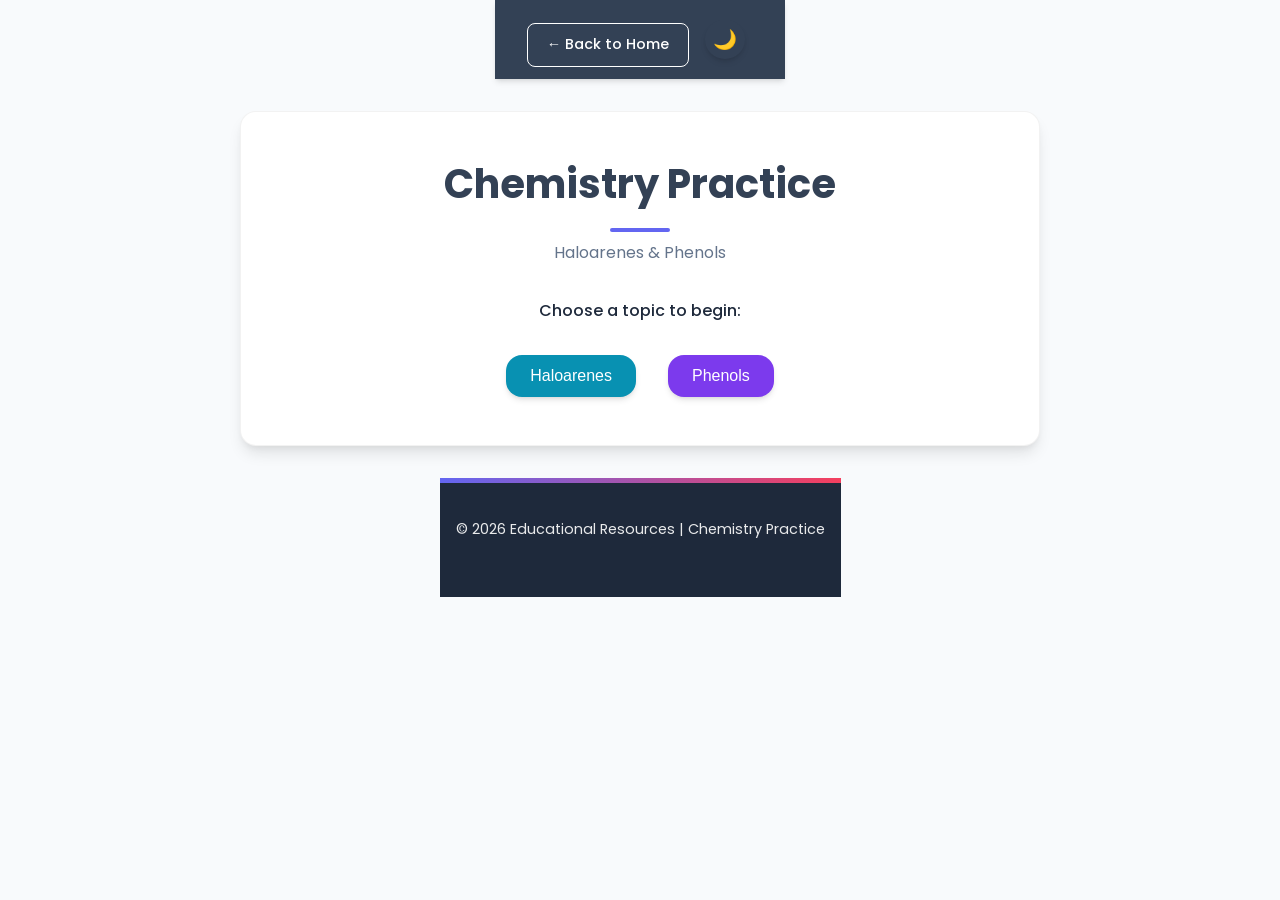
<file: resources/phenol.html>
<!DOCTYPE html>
<html lang="en">
<head>
    <meta charset="UTF-8">
    <meta name="viewport" content="width=device-width, initial-scale=1.0">
    <link href="https://fonts.googleapis.com/css2?family=Poppins:wght@300;400;500;600;700&display=swap" rel="stylesheet">
    <link rel="stylesheet" href="../css/styles.css">
    <title>Chemistry Practice: Haloarenes & Phenols</title>
    <style>
        /* Modern Layout Fixes for Phenol Practice */
        body { 
            font-family: 'Poppins', sans-serif; 
            background-color: var(--bg-color); 
            min-height: 100vh;
            display: flex;
            flex-direction: column;
            align-items: center;
        }

        .main-container {
            width: 100%;
            max-width: 800px;
            background-color: var(--card-bg);
            border-radius: var(--border-radius);
            padding: 2.5rem;
            margin: 2rem auto;
            box-shadow: var(--shadow-lg);
            border: 1px solid var(--border-color);
        }

        .mode-selection {
            display: flex;
            justify-content: center;
            gap: 1.5rem;
            margin-bottom: 2rem;
            flex-wrap: wrap;
        }

        .flashcard-container {
            width: 100%;
            height: 350px;
            perspective: 1000px;
            margin-bottom: 2rem;
        }

        .flashcard-inner {
            position: relative; width: 100%; height: 100%; text-align: center; transition: transform 0.6s; transform-style: preserve-3d;
        }
        .flashcard.flipped .flashcard-inner { transform: rotateY(180deg); }
        .flashcard-front, .flashcard-back {
            position: absolute; width: 100%; height: 100%; -webkit-backface-visibility: hidden; backface-visibility: hidden;
            display: flex; flex-direction: column; justify-content: center; align-items: center;
            padding: 30px; border-radius: var(--border-radius); background-color: var(--card-bg);
            box-shadow: var(--shadow-md); border: 1px solid var(--border-color);
        }
        .flashcard-back {
            transform: rotateY(180deg); background-color: var(--light-bg);
            align-items: flex-start; text-align: left;
        }

        .option-button {
            display: block; width: 100%; text-align: left; padding: 1.2rem; margin-bottom: 1rem;
            border: 1px solid var(--border-color); border-radius: var(--border-radius);
            background-color: var(--card-bg); color: var(--text-primary); cursor: pointer; transition: var(--transition);
        }
        .option-button:hover:not(:disabled) { background-color: var(--light-bg); transform: translateX(5px); }
        
        .correct-option { background-color: #d1fae5 !important; border-color: #10b981 !important; color: #065f46 !important; }
        .incorrect-option { background-color: #fee2e2 !important; border-color: #ef4444 !important; color: #991b1b !important; }

        .feedback-explanation {
            margin-top: 1.5rem; padding: 1.5rem; background-color: var(--light-bg);
            border-radius: var(--border-radius); border-left: 5px solid var(--primary-color);
        }

        .hidden { display: none !important; }
        .flex-center { display: flex; flex-direction: column; align-items: center; }
    </style>
</head>
<body>
    <nav>
        <div class="container">
            <a href="../index.html" class="card-btn" style="background-color: transparent; border: 1px solid white;">← Back to Home</a>
            <button id="themeToggle" class="theme-toggle" style="margin-left: auto;">🌙</button>
        </div>
    </nav>

    <div class="main-container">
        <h1 class="section-title" style="text-align: center; margin-bottom: 0.5rem;">Chemistry Practice</h1>
        <p style="text-align: center; color: var(--text-secondary); margin-bottom: 2rem;">Haloarenes & Phenols</p>

        <!-- Topic Selection Area -->
        <div id="topic-selection" class="flex-center">
            <p style="margin-bottom: 1.5rem; font-weight: 500;">Choose a topic to begin:</p>
            <div style="display: flex; gap: 1rem; flex-wrap: wrap; justify-content: center;">
                <button onclick="selectTopic('Chlorobenzene & Haloarenes')" class="btn" style="background-color: #0891b2;">Haloarenes</button>
                <button onclick="selectTopic('Phenols')" class="btn" style="background-color: #7c3aed;">Phenols</button>
            </div>
        </div>

        <!-- Mode Selection Area -->
        <div id="mode-selection" class="hidden flex-center">
            <p id="mode-topic-display" style="font-weight: 600; color: var(--primary-color); margin-bottom: 1.5rem;"></p>
            <div style="display: flex; gap: 1rem;">
                <button onclick="selectMode('mcq')" class="btn" style="background-color: #3b82f6;">MCQ Quiz</button>
                <button onclick="selectMode('flashcard')" class="btn" style="background-color: #10b981;">Flashcards</button>
            </div>
            <button onclick="showTopicSelectionView()" style="margin-top: 1.5rem; color: var(--text-secondary); background: none; border: none; cursor: pointer; text-decoration: underline;">Change Topic</button>
        </div>

        <!-- Content Area -->
        <div id="content-area" class="hidden">
            <div id="top-bar" style="display: flex; justify-content: space-between; margin-bottom: 1.5rem; padding-bottom: 0.5rem; border-bottom: 1px solid var(--border-color); font-size: 0.9rem;">
                <span id="topic-title-display"></span>
                <span id="progress-indicator"></span>
                <span id="score-display" style="font-weight: 700; color: var(--success-color);"></span>
            </div>

            <!-- MCQ Mode -->
            <div id="mcq-mode" class="hidden">
                <div id="mcq-question" style="font-size: 1.1rem; font-weight: 500; margin-bottom: 1.5rem; padding: 1.5rem; background-color: var(--light-bg); border-radius: var(--border-radius);"></div>
                <div id="mcq-options"></div>
                <div id="mcq-feedback-explanation" class="feedback-explanation hidden">
                    <strong id="feedback-status" style="display: block; margin-bottom: 0.5rem; font-size: 1.1rem;"></strong>
                    <span id="explanation-text"></span>
                </div>
            </div>

            <!-- Flashcard Mode -->
            <div id="flashcard-mode" class="hidden flex-center">
                <div class="flashcard-container flashcard cursor-pointer" onclick="flipCard(this)">
                    <div class="flashcard-inner">
                        <div class="flashcard-front">
                            <p id="flashcard-question" style="font-size: 1.2rem; font-weight: 500;"></p>
                            <span style="font-size: 0.8rem; color: #94a3b8; margin-top: 2rem;">(Click to flip)</span>
                        </div>
                        <div class="flashcard-back">
                            <p id="flashcard-answer-text" style="font-weight: 700; color: var(--primary-color); margin-bottom: 0.5rem;"></p>
                            <p id="flashcard-explanation-text" style="font-size: 0.95rem; line-height: 1.6;"></p>
                        </div>
                    </div>
                </div>
                <div style="text-align: center;">
                    <button id="flip-btn" onclick="flipCard(document.querySelector('.flashcard'))" class="btn" style="background-color: #f59e0b;">Flip / Show Answer</button>
                </div>
            </div>

            <div style="display: flex; justify-content: flex-end; margin-top: 2rem;">
                 <button id="next-btn" class="btn">Next Question →</button>
            </div>

            <div style="text-align: center; margin-top: 1.5rem;">
                <button onclick="showTopicSelectionView()" style="color: var(--text-secondary); background: none; border: none; cursor: pointer; text-decoration: underline;">Change Mode / Topic</button>
            </div>
        </div>

        <div id="results-display" class="hidden flex-center" style="text-align: center; margin-top: 2rem;"></div>
    </div>

    <footer>
        <p>&copy; 2026 Educational Resources | Chemistry Practice</p>
    </footer>

    <script>
        const chlorobenzeneQuestions = [
            { topic: "Chlorobenzene & Haloarenes", question: "Why is the chloro group in chlorobenzene ortho/para-directing?", options: ["Inductive effect", "Resonance effect (+R)", "Steric hindrance", "Hyperconjugation"], correctAnswer: 1, explanation: "The lone pairs on chlorine can delocalize into the benzene ring via resonance, increasing electron density at ortho and para positions." },
            { topic: "Chlorobenzene & Haloarenes", question: "Why is chlorobenzene less reactive than benzene towards electrophilic substitution?", options: ["Resonance effect dominates", "Inductive effect (-I) dominates", "Chlorine is activating", "Steric hindrance"], correctAnswer: 1, explanation: "Although resonance directs o/p, the strong electron-withdrawing inductive effect (-I) of chlorine decreases the overall electron density of the ring." },
            { topic: "Chlorobenzene & Haloarenes", question: "Reaction of chlorobenzene with Na in dry ether (Fittig Reaction) gives:", options: ["Toluene", "Anisole", "Diphenyl (Biphenyl)", "Benzene"], correctAnswer: 2, explanation: "The Fittig reaction involves coupling of two aryl halides using sodium metal in dry ether." },
            { topic: "Chlorobenzene & Haloarenes", question: "Chlorobenzene reacts with CH3Cl/Anhydrous AlCl3 to give:", options: ["o/p-Dichlorobenzene", "m-Chlorotoluene", "o/p-Chlorotoluene", "Benzyl chloride"], correctAnswer: 2, explanation: "This is Friedel-Crafts alkylation. The chloro group is o/p-directing." },
            { topic: "Chlorobenzene & Haloarenes", question: "Heating chlorobenzene with aqueous NaOH at high T/P (Dow Process) yields:", options: ["Aniline", "Benzene", "Phenol", "Diphenyl ether"], correctAnswer: 2, explanation: "The Dow process is an industrial method for phenol synthesis involving nucleophilic substitution." }
        ];

        const phenolQuestions = [
            { topic: "Phenols", question: "Benzene diazonium chloride (BDC) on boiling with water produces compound A. What is A?", options: ["Aniline", "Nitrobenzene", "Phenol", "Chlorobenzene"], correctAnswer: 2, explanation: "Boiling BDC with water replace the diazonium group with -OH, forming Phenol." },
            { topic: "Phenols", question: "What happens when Phenol is heated with chloroform (CHCl3) and alcoholic KOH, followed by acidification?", options: ["Salicylic Acid is formed", "Aspirin is formed", "Salicylaldehyde is formed", "Benzoquinone is formed"], correctAnswer: 2, explanation: "This is the Reimer-Tiemann reaction forming Salicylaldehyde." },
            { topic: "Phenols", question: "What reagent converts Phenol to Benzene?", options: ["NaOH", "Zn dust / Heat", "H2 / Ni", "Conc. H2SO4"], correctAnswer: 1, explanation: "Heating Phenol with Zinc dust removes the -OH group yielding Benzene." },
            { topic: "Phenols", question: "Phenol + NaOH -> A; A + CO2 (125C, pressure) -> acidify -> B. What is B?", options: ["Aspirin", "Phenolphthalein", "Salicylaldehyde", "Salicylic Acid"], correctAnswer: 3, explanation: "This is Kolbe's reaction forming Salicylic Acid." },
            { topic: "Phenols", question: "Salicylic Acid reacts with Acetic Anhydride to form:", options: ["Phenol", "Aspirin (Acetylsalicylic Acid)", "Salol (Phenyl Salicylate)", "Oil of Wintergreen (Methyl Salicylate)"], correctAnswer: 1, explanation: "This acetylation reaction forms Aspirin." }
        ];

        let currentTopic = null;
        let activeQuestionSet = [];
        let currentMode = null;
        let currentQuestionIndex = 0;
        let score = 0;
        let userAnswers = [];
        let shuffledQuestions = [];

        function showTopicSelectionView() {
            document.getElementById('topic-selection').classList.remove('hidden');
            document.getElementById('mode-selection').classList.add('hidden');
            document.getElementById('content-area').classList.add('hidden');
            document.getElementById('results-display').classList.add('hidden');
        }

        function selectTopic(topicName) {
            currentTopic = topicName;
            activeQuestionSet = (topicName === 'Phenols') ? phenolQuestions : chlorobenzeneQuestions;
            document.getElementById('topic-selection').classList.add('hidden');
            document.getElementById('mode-selection').classList.remove('hidden');
            document.getElementById('mode-topic-display').textContent = `Topic: ${topicName}`;
        }

        function selectMode(mode) {
            currentMode = mode;
            currentQuestionIndex = 0;
            score = 0;
            shuffledQuestions = [...activeQuestionSet].sort(() => Math.random() - 0.5);
            userAnswers = new Array(shuffledQuestions.length).fill(null);
            document.getElementById('mode-selection').classList.add('hidden');
            document.getElementById('content-area').classList.remove('hidden');
            document.getElementById('next-btn').textContent = (shuffledQuestions.length === 1) ? 'Finish' : 'Next';
            
            if (mode === 'mcq') {
                document.getElementById('mcq-mode').classList.remove('hidden');
                document.getElementById('flashcard-mode').classList.add('hidden');
                loadMCQ();
            } else {
                document.getElementById('mcq-mode').classList.add('hidden');
                document.getElementById('flashcard-mode').classList.remove('hidden');
                loadFlashcard();
            }
            updateTopBar();
        }

        function updateTopBar() {
            document.getElementById('topic-title-display').textContent = `Topic: ${currentTopic}`;
            document.getElementById('progress-indicator').textContent = `${currentMode === 'mcq' ? 'Q' : 'Card'} ${currentQuestionIndex + 1} of ${shuffledQuestions.length}`;
            document.getElementById('score-display').textContent = currentMode === 'mcq' ? `Score: ${score}` : '';
        }

        function loadMCQ() {
            const q = shuffledQuestions[currentQuestionIndex];
            document.getElementById('mcq-question').textContent = q.question;
            const container = document.getElementById('mcq-options');
            container.innerHTML = '';
            document.getElementById('mcq-feedback-explanation').classList.add('hidden');
            document.getElementById('next-btn').disabled = true;

            q.options.forEach((opt, idx) => {
                const btn = document.createElement('button');
                btn.className = 'option-button';
                btn.textContent = opt;
                btn.onclick = () => handleMCQAnswer(idx);
                container.appendChild(btn);
            });
        }

        function handleMCQAnswer(idx) {
            if (userAnswers[currentQuestionIndex] !== null) return;
            userAnswers[currentQuestionIndex] = idx;
            const q = shuffledQuestions[currentQuestionIndex];
            const buttons = document.querySelectorAll('.option-button');
            const isCorrect = idx === q.correctAnswer;
            
            buttons.forEach((btn, i) => {
                btn.disabled = true;
                if (i === q.correctAnswer) btn.classList.add('correct-option');
                else if (i === idx) btn.classList.add('incorrect-option');
            });

            document.getElementById('mcq-feedback-explanation').classList.remove('hidden');
            document.getElementById('feedback-status').textContent = isCorrect ? "Correct!" : "Incorrect.";
            document.getElementById('feedback-status').style.color = isCorrect ? "#10b981" : "#ef4444";
            document.getElementById('explanation-text').textContent = q.explanation;
            
            if (isCorrect) score++;
            updateTopBar();
            document.getElementById('next-btn').disabled = false;
        }

        function loadFlashcard() {
            const q = shuffledQuestions[currentQuestionIndex];
            document.getElementById('flashcard-question').textContent = q.question;
            document.getElementById('flashcard-answer-text').textContent = `Answer: ${q.options[q.correctAnswer]}`;
            document.getElementById('flashcard-explanation-text').textContent = `Explanation: ${q.explanation}`;
            document.querySelector('.flashcard').classList.remove('flipped');
            document.getElementById('next-btn').disabled = false;
            updateTopBar();
        }

        function flipCard(el) { el.classList.toggle('flipped'); }

        document.getElementById('next-btn').onclick = () => {
            currentQuestionIndex++;
            if (currentQuestionIndex < shuffledQuestions.length) {
                if (currentMode === 'mcq') loadMCQ();
                else loadFlashcard();
                if (currentQuestionIndex === shuffledQuestions.length - 1) document.getElementById('next-btn').textContent = 'Finish';
            } else {
                showFinalResults();
            }
        };

        function showFinalResults() {
            document.getElementById('content-area').classList.add('hidden');
            const res = document.getElementById('results-display');
            res.classList.remove('hidden');
            res.innerHTML = `
                <h2>Session Complete!</h2>
                <p style="margin: 1.5rem 0;">You finished ${currentTopic}. ${currentMode === 'mcq' ? `Your score: ${score} / ${shuffledQuestions.length}` : ''}</p>
                <button onclick="showTopicSelectionView()" class="btn">Start Over</button>
            `;
        }
    </script>
    <script src="../js/main.js"></script>
</body>
</html>
</file>
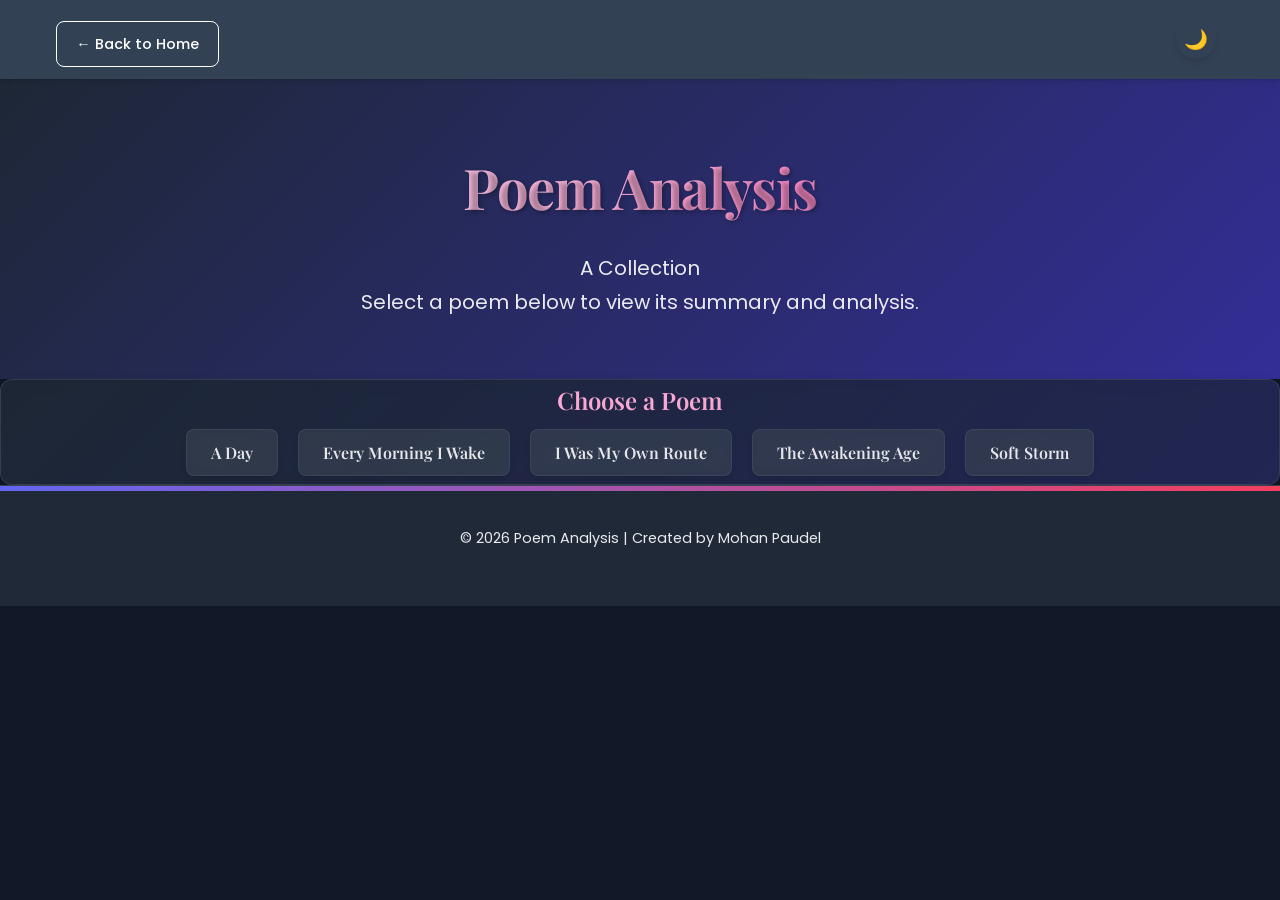
<file: resources/poem.html>
<!DOCTYPE html>
<html lang="en">
<head>
    <meta charset="UTF-8">
    <meta name="viewport" content="width=device-width, initial-scale=1.0">
    <link href="https://fonts.googleapis.com/css2?family=Poppins:wght@300;400;500;600;700&family=Playfair+Display:ital,wght@0,400..700;1,400..700&display=swap" rel="stylesheet">
    <link rel="stylesheet" href="../css/styles.css">
    <title>Poem Analysis Collection</title>
    <style>
        /* Custom Styles for Enhanced Dark Mode - Replicated from previous design */
        body {
            font-family: 'Poppins', sans-serif;
            background-color: #111827; /* Tailwind gray-900 */
            color: #d1d5db; /* Tailwind gray-300 */
            line-height: 1.7;
        }

        h1, h2, h3, summary, .poem-select-button { /* Added button to font rule */
            font-family: 'Playfair Display', serif;
            font-weight: 600;
        }

        .gradient-text {
            background: linear-gradient(90deg, #fbcfe8 0%, #f9a8d4 50%, #f472b6 100%); /* Pink gradient */
            -webkit-background-clip: text;
            background-clip: text;
            -webkit-text-fill-color: transparent;
        }

        /* Header Styling - Using a gradient instead of specific image */
        header {
            background: linear-gradient(135deg, rgba(31, 41, 55, 0.9) 0%, rgba(55, 48, 163, 0.9) 100%); /* Dark Blue/Indigo gradient */
            position: relative;
            overflow: hidden;
            color: #ffffff;
        }

         /* Ensure header content is visible */
        header > div {
            position: relative;
            z-index: 2;
        }

        /* Section Background Gradients */
        .sunrise-gradient {
            background: linear-gradient(135deg, rgba(31, 41, 55, 0.7) 0%, rgba(55, 48, 163, 0.3) 100%);
        }
        .sunset-gradient {
             background: linear-gradient(135deg, rgba(55, 48, 163, 0.3) 0%, rgba(31, 41, 55, 0.7) 100%);
        }

        /* Content Card Styling */
        .content-card {
            background-color: rgba(31, 41, 55, 0.6); /* Tailwind gray-800 with opacity */
            backdrop-filter: blur(8px);
            border: 1px solid rgba(75, 85, 99, 0.5); /* Tailwind gray-600 with opacity */
            box-shadow: 0 8px 16px rgba(0, 0, 0, 0.2);
            border-radius: 0.75rem; /* Tailwind rounded-xl */
        }

        /* Details/Summary (Q&A) Styling */
        details {
            border-radius: 0.5rem; /* Tailwind rounded-lg */
            overflow: hidden;
            transition: background-color 0.3s ease;
        }
        details > summary {
            list-style: none;
            cursor: pointer;
            padding: 1rem 1.25rem; /* Tailwind p-4 pr-5 */
            background-color: rgba(55, 65, 81, 0.5); /* Tailwind gray-700 base with opacity */
            transition: background-color 0.2s ease-in-out;
            font-weight: 600;
            font-family: 'Poppins', sans-serif; /* Use Poppins for question text */
            color: #e5e7eb; /* Tailwind gray-200 */
            position: relative;
        }
        details > summary::-webkit-details-marker { display: none; }
        details > summary::before {
            content: '+';
            position: absolute;
            right: 1.25rem; /* Tailwind right-5 */
            top: 50%;
            transform: translateY(-50%);
            font-size: 1.25em;
            font-weight: bold;
            color: #9ca3af; /* Tailwind gray-400 */
            transition: transform 0.2s ease-in-out;
        }
        details[open] > summary { background-color: rgba(75, 85, 99, 0.7); } /* Tailwind gray-600 open */
        details[open] > summary::before { content: '−'; }
        details > div { /* Q&A Answer Content Styling */
             padding: 1.25rem; /* Tailwind p-5 */
             margin-top: 0;
             border-top: 1px solid rgba(75, 85, 99, 0.5); /* Tailwind gray-600 separator */
             background-color: rgba(17, 24, 39, 0.5); /* Tailwind gray-900 darker background */
             color: #d1d5db; /* Tailwind gray-300 */
             font-size: 0.95rem;
        }

        /* Keyword Highlighting Styles - Added kw-person and kw-place */
        .kw-imagery { color: #f472b6; font-weight: 600; } /* Pink-500 */
        .kw-theme { color: #34d399; font-weight: 600; } /* Emerald-400 */
        .kw-concept { color: #60a5fa; font-weight: 600; } /* Blue-400 */
        .kw-time { color: #fb923c; font-weight: 600; } /* Orange-400 */
        .kw-person { color: #facc15; font-weight: 600; } /* Yellow-500 */
        .kw-place { color: #22d3ee; font-weight: 600; } /* Cyan-400 */


        /* Section Title Colors */
        .text-pink-title { color: #f9a8d4; } /* Pink-300 */
        .text-purple-title { color: #c4b5fd; } /* Violet-300 */

        /* Footer Styling */
        footer {
            background-color: #1f2937; /* Tailwind gray-800 */
            border-top: 1px solid #374151; /* Tailwind gray-700 */
            color: #9ca3af; /* Tailwind gray-400 */
        }

        /* Styles for Poem Selection */
        #poem-selection {
            text-align: center;
        }
        .poem-select-button {
            background-color: rgba(55, 65, 81, 0.7); /* Tailwind gray-700 semi-transparent */
            border: 1px solid rgba(75, 85, 99, 0.5); /* Tailwind gray-600 border */
            color: #e5e7eb; /* Tailwind gray-200 */
            padding: 0.75rem 1.5rem; /* Tailwind py-3 px-6 */
            border-radius: 0.5rem; /* Tailwind rounded-lg */
            margin: 0.5rem; /* Tailwind m-2 */
            cursor: pointer;
            transition: all 0.3s ease;
            display: inline-block; /* Fit content */
            backdrop-filter: blur(5px);
        }
        .poem-select-button:hover {
            background-color: rgba(75, 85, 99, 0.9); /* Tailwind gray-600 darker on hover */
            border-color: rgba(110, 121, 134, 0.7); /* Lighter border on hover */
            transform: translateY(-2px);
            box-shadow: 0 4px 12px rgba(0, 0, 0, 0.3);
        }

        /* Style for Back Button */
        .back-button {
             background-color: rgba(75, 85, 99, 0.7); /* Tailwind gray-600 semi-transparent */
             border: 1px solid rgba(92, 103, 117, 0.5);
             color: #e5e7eb;
             padding: 0.5rem 1rem;
             border-radius: 0.5rem;
             margin-top: 1.5rem; /* Tailwind mt-6 */
             cursor: pointer;
             transition: all 0.3s ease;
             font-family: 'Inter', sans-serif; /* Use Inter for button text */
             font-weight: 600;
        }
        .back-button:hover {
            background-color: rgba(92, 103, 117, 0.9);
            transform: translateY(-1px);
        }

        /* Hide content sections by default */
        .poem-content {
            display: none;
        }

    </style>
</head>
    <nav>
        <div class="container">
            <a href="../index.html" class="card-btn" style="background-color: transparent; border: 1px solid white;">← Back to Home</a>
            <button id="themeToggle" class="theme-toggle" style="margin-left: auto;">🌙</button>
        </div>
    </nav>
    <body class="antialiased">

    <header class="min-h-[40vh] md:min-h-[50vh] flex items-center justify-center text-center p-8">
        <div class="max-w-3xl">
            <h1 class="text-5xl md:text-7xl font-bold mb-4 gradient-text">Poem Analysis</h1>
            <p class="text-xl md:text-2xl text-gray-100 italic mt-2">A Collection</p>
            <p class="mt-6 text-lg md:text-xl text-gray-200 leading-relaxed">
                Select a poem below to view its summary and analysis.
            </p>
        </div>
    </header>

    <main class="max-w-4xl mx-auto p-6 md:p-10 space-y-16">

        <section id="poem-selection" class="p-6 md:p-8 content-card sunrise-gradient">
            <h2 class="text-3xl md:text-4xl font-semibold mb-8 text-pink-title">Choose a Poem</h2>
            <div id="selection-buttons">
                <button class="poem-select-button" onclick="showPoem('a-day')">A Day</button>
                <button class="poem-select-button" onclick="showPoem('every-morning')">Every Morning I Wake</button>
                <button class="poem-select-button" onclick="showPoem('own-route')">I Was My Own Route</button>
                <button class="poem-select-button" onclick="showPoem('awakening-age')">The Awakening Age</button>
                <button class="poem-select-button" onclick="showPoem('soft-storm')">Soft Storm</button>
            </div>
        </section>

        <div id="a-day" class="poem-content space-y-16">
             <button class="back-button" onclick="showSelection()">← Back to Selection</button>
             <h2 class="text-4xl md:text-5xl font-semibold text-center text-pink-title mt-8">Poem: A Day (by Emily Dickinson)</h2>
            <section class="p-6 md:p-8 content-card sunrise-gradient">
                <h3 class="text-3xl md:text-4xl font-semibold mb-6 text-pink-title">Summary</h3>
                <div class="space-y-4 text-base md:text-lg">
                     <p>The poem "A Day," by Emily Dickinson, describes a full <span class="kw-time">day</span> from <span class="kw-time">sunrise</span> to <span class="kw-time">sunset</span>. The <span class="kw-person">speaker</span>, sounding <span class="kw-theme">innocent</span> like a <span class="kw-person">child</span>, first explains how the sun rises. She uses beautiful, clear <span class="kw-concept">pictures</span>: the light looks like <span class="kw-imagery">"ribbons,"</span> church steeples shine like <span class="kw-imagery">"amethyst,"</span> and the hills seem to remove their <span class="kw-imagery">"bonnets."</span> She sounds confident and full of wonder about the <span class="kw-time">morning</span>.</p>
                     <p>Then, the <span class="kw-person">speaker</span> describes the <span class="kw-time">sunset</span>. But here, she becomes <span class="kw-theme">uncertain</span> and admits she doesn't know exactly how it happens. She sees a <span class="kw-theme">mysterious</span> <span class="kw-imagery">"purple stile"</span> (like steps) and <span class="kw-person">children</span> climbing it towards a <span class="kw-person">guide</span> (<span class="kw-imagery">"Dominie"</span>) who leads them away into the dark.</p>
                     <p>This change makes the simple <span class="kw-time">day</span> feel like a picture, or <span class="kw-concept">metaphor</span>, for <span class="kw-theme">life's journey</span>: the bright, understandable <span class="kw-theme">beginning</span> (<span class="kw-theme">childhood</span>) compared to the <span class="kw-theme">mysterious</span>, <span class="kw-theme">unknown ending</span> (<span class="kw-theme">death</span>).</p>
                </div>
            </section>
            <section class="p-6 md:p-8 content-card sunset-gradient">
                <h3 class="text-3xl md:text-4xl font-semibold mb-8 text-purple-title">Questions & Answers</h3>
                <div class="space-y-5">
                    <p class="text-lg font-semibold text-gray-300 mb-4">75 Words:</p>
                    <details>
                        <summary class="text-lg md:text-xl">Is the speaker watching the morning sun? Why? Why not?</summary>
                        <div>Yes, the <span class="kw-person">speaker</span> is watching the <span class="kw-time">morning sun</span>. We know this because she gives very specific details about how it looks. She describes the light like <span class="kw-imagery">"ribbons,"</span> how the church steeples change color, and mentions hearing birds singing. These details show she is observing the <span class="kw-time">sunrise</span> closely as it happens.</div>
                    </details>
                    <details>
                        <summary class="text-lg md:text-xl">Write the main theme of the poem.</summary>
                        <div>The main <span class="kw-concept">theme</span> of "A Day" is the <span class="kw-theme">journey of life</span>. It uses the <span class="kw-time">day</span>, from <span class="kw-time">sunrise</span> to <span class="kw-time">sunset</span>, as a <span class="kw-concept">metaphor</span> or picture for <span class="kw-theme">life</span>. It shows the bright, clear <span class="kw-theme">beginning of life</span> (like <span class="kw-theme">birth</span> or <span class="kw-theme">childhood</span>) and contrasts it with the <span class="kw-theme">mysterious</span>, <span class="kw-theme">unknown ending</span> (like <span class="kw-theme">death</span> or what comes after).</div>
                    </details>
                    <details>
                        <summary class="text-lg md:text-xl">How does the sun set?</summary>
                        <div>The <span class="kw-person">speaker</span> admits she doesn't know exactly how the <span class="kw-time">sun sets</span>. Instead, she describes seeing a <span class="kw-imagery">"purple stile"</span> appear, like steps leading somewhere <span class="kw-theme">unknown</span>. Little <span class="kw-person">children</span> were climbing this stile towards the darkness, until they were met and led away by a <span class="kw-imagery">"Dominie."</span> The <span class="kw-time">sunset</span> is shown as a <span class="kw-theme">mysterious transition</span>.</div>
                    </details>
                     <details>
                        <summary class="text-lg md:text-xl">What were the children doing during the sunset?</summary>
                        <div>During the <span class="kw-time">sunset</span>, the poem says <span class="kw-imagery">"little yellow boys and girls"</span> were climbing up something called a <span class="kw-imagery">"purple stile."</span> This stile seems like steps or a barrier leading towards the darkness. They climbed until they met a <span class="kw-imagery">"Dominie in gray"</span> (a <span class="kw-person">guide</span>) who led them away into the <span class="kw-time">night</span>.</div>
                    </details>
                    <details>
                        <summary class="text-lg md:text-xl">Describe the appropriateness of the title of the poem 'A Day'.</summary>
                        <div>The title "A Day" is very appropriate. The poem literally describes the events of one full <span class="kw-time">day</span>, from <span class="kw-time">sunrise</span> to <span class="kw-time">sunset</span>. More importantly, the poet uses this single <span class="kw-time">day</span> as the central <span class="kw-concept">metaphor</span> to explore the much bigger <span class="kw-concept">theme</span> of the entire <span class="kw-theme">human life cycle</span> - from its clear <span class="kw-theme">start</span> to its <span class="kw-theme">mysterious end</span>.</div>
                    </details>
                     <details>
                        <summary class="text-lg md:text-xl">How does the poet describe the morning sun in the first stanza?</summary>
                        <div>In the first stanza, the poet describes the <span class="kw-time">morning sun</span> rising gently, like <span class="kw-imagery">"A ribbon at a time."</span> The sunlight makes the church steeples look purple, like they <span class="kw-imagery">"swam in amethyst."</span> The news of the <span class="kw-time">sunrise</span> spreads very quickly, <span class="kw-imagery">"like squirrels ran."</span> These <span class="kw-concept">images</span> create a picture of a beautiful <span class="kw-time">dawn</span>.</div>
                    </details>
                     <details>
                        <summary class="text-lg md:text-xl">What does the line 'The news like squirrels ran' mean?</summary>
                        <div>The line <span class="kw-imagery">'The news like squirrels ran'</span> means that awareness of the <span class="kw-time">sunrise</span> spread very quickly. Just like squirrels dart around fast, the arrival of the <span class="kw-time">morning light</span> seemed to happen rapidly, with its effects becoming visible everywhere almost at once. It emphasizes the speed of the <span class="kw-time">dawn</span>.</div>
                    </details>
                    <p class="text-lg font-semibold text-gray-300 mt-8 mb-4">150 Words / Long Answer:</p>
                     <details>
                        <summary class="text-lg md:text-xl">Explain the figurative or metaphorical meaning of the poem, A Day. (VVVIMP)</summary>
                        <div>Emily Dickinson's poem "A Day" uses the simple picture of a <span class="kw-time">sunrise</span> and <span class="kw-time">sunset</span> to explore the deeper meaning of <span class="kw-theme">human life</span>. It presents the <span class="kw-time">day</span> as a <span class="kw-concept">metaphor</span>, or symbol, for our <span class="kw-theme">journey from birth to death</span>. The <span class="kw-time">sunrise</span> is shown with bright, clear <span class="kw-concept">images</span> like <span class="kw-imagery">"ribbons"</span> of light and colourful <span class="kw-imagery">"amethyst"</span> steeples. This represents the <span class="kw-theme">beginning of life</span> - <span class="kw-theme">birth</span> and <span class="kw-theme">childhood</span> - which seems full of <span class="kw-theme">wonder</span> and feels relatively easy to understand. The <span class="kw-person">speaker</span> sounds confident describing this part.<br><br>In contrast, the <span class="kw-time">sunset</span> is described with <span class="kw-theme">uncertainty</span> (<span class="kw-imagery">"how he set, I know not"</span>). The fading light and the <span class="kw-imagery">"purple stile"</span> (like steps over a barrier) suggest crossing into the <span class="kw-theme">unknown</span>, likely representing <span class="kw-theme">death</span> or what comes after. <span class="kw-person">Children</span> climbing towards a <span class="kw-theme">mysterious</span> <span class="kw-person">guide</span> (<span class="kw-imagery">"Dominie"</span>) further hint at this transition away from the known world. Therefore, the poem beautifully contrasts the understandable <span class="kw-theme">beginning of life</span> with the <span class="kw-theme">mysterious</span> nature of its <span class="kw-theme">end</span>.</div>
                    </details>
                    <details>
                        <summary class="text-lg md:text-xl">How does the poet compare the beauty of sunrise with childhood?</summary>
                        <div>In "A Day," Emily Dickinson shows how the <span class="kw-concept">beauty</span> of <span class="kw-time">sunrise</span> is like <span class="kw-theme">childhood</span>. She describes the <span class="kw-time">morning</span> using bright pictures and lots of energy, which reminds us of early <span class="kw-theme">life</span>. The clear <span class="kw-concept">images</span>, like light spreading in <span class="kw-imagery">"ribbons"</span> and shiny <span class="kw-imagery">"amethyst"</span> steeples, show the great <span class="kw-concept">beauty</span> and feeling of <span class="kw-theme">wonder</span> that a <span class="kw-person">child</span> might see in the world.<br><br>The energy of the <span class="kw-time">morning</span>, with news spreading fast like <span class="kw-imagery">"squirrels"</span> and <span class="kw-imagery">"bobolinks"</span> singing, is like the excitement and feeling of new beginnings in <span class="kw-theme">childhood</span>. Also, the <span class="kw-person">speaker</span> sounds very confident ("I'll tell you..."). This is similar to the <span class="kw-theme">innocent certainty</span> that <span class="kw-person">children</span> often have before they learn about life's problems. So, the beautiful <span class="kw-time">sunrise</span> acts as a strong picture or <span class="kw-concept">metaphor</span> for the bright, <span class="kw-theme">innocent</span>, and seemingly easy-to-understand time of <span class="kw-theme">childhood</span>.</div>
                    </details>
                    <details>
                        <summary class="text-lg md:text-xl">How do the imagaries support the theme of the poem "A Day"?</summary>
                        <div>The main <span class="kw-concept">theme</span> of "A Day" is about <span class="kw-theme">life's journey</span>, showing the clear <span class="kw-theme">beginning</span> (like <span class="kw-theme">birth</span> or <span class="kw-theme">childhood</span>) and the <span class="kw-theme">mysterious end</span> (like <span class="kw-theme">death</span>). The poem uses strong pictures, called <span class="kw-concept">imagery</span>, to make us feel this <span class="kw-concept">theme</span>.<br><br>The <span class="kw-concept">imagery</span> of the <span class="kw-time">sunrise</span> uses bright, happy pictures. We see <span class="kw-imagery">"ribbons"</span> of light and <span class="kw-imagery">"amethyst"</span> steeples. These clear, beautiful <span class="kw-concept">images</span> support the idea that the start of <span class="kw-theme">life</span> feels wonderful, energetic, and easy to understand, like <span class="kw-theme">childhood innocence</span>.<br><br>Then, the <span class="kw-concept">imagery</span> of the <span class="kw-time">sunset</span> uses darker, less clear pictures. The <span class="kw-imagery">"purple stile"</span> suggests a barrier or a crossing into something <span class="kw-theme">unknown</span>. The <span class="kw-person">speaker</span> feeling <span class="kw-theme">uncertain</span> (<span class="kw-imagery">"I know not"</span>) and the <span class="kw-theme">mysterious</span> <span class="kw-imagery">"Dominie"</span> leading <span class="kw-person">children</span> away support the idea that the <span class="kw-theme">end of life</span> is <span class="kw-theme">mysterious</span> and hard to understand. So, the contrast between the bright <span class="kw-time">morning</span> pictures and the dimmer, uncertain <span class="kw-time">evening</span> pictures perfectly supports the poem's main <span class="kw-concept">theme</span> about the understandable <span class="kw-theme">start</span> and <span class="kw-theme">mysterious end</span> of <span class="kw-theme">life's journey</span>.</div>
                    </details>
                    <details>
                        <summary class="text-lg md:text-xl">How does the poet explore the beauty of nature? 150 wrods in similer english</summary>
                        <div>In "A Day," Emily Dickinson explores the <span class="kw-concept">beauty of nature</span> by carefully watching and describing what happens from <span class="kw-time">morning</span> to <span class="kw-time">night</span>. She shows <span class="kw-concept">nature's beauty</span> through vivid pictures and sounds.<br><br>For the <span class="kw-time">sunrise</span>, she paints a beautiful picture using colors and light. The sun's rays are like <span class="kw-imagery">"ribbons,"</span> and the light makes church steeples shine like purple <span class="kw-imagery">"amethyst."</span> She describes the hills taking off their misty covers like <span class="kw-imagery">"bonnets"</span> and mentions the cheerful singing of birds (<span class="kw-imagery">"bobolinks"</span>). These details show the bright, energetic <span class="kw-concept">beauty</span> of the <span class="kw-time">morning</span>.<br><br>Even though the <span class="kw-time">sunset</span> is more <span class="kw-theme">mysterious</span>, the poet still finds <span class="kw-concept">beauty</span> in it. She describes the <span class="kw-imagery">"purple stile"</span> and the <span class="kw-imagery">"yellow boys and girls"</span> climbing in the fading light. This shows a quieter, softer <span class="kw-concept">beauty</span> as the <span class="kw-time">day</span> ends.<br><br>By using these detailed descriptions and comparing parts of <span class="kw-concept">nature</span> to things we know (like <span class="kw-imagery">ribbons</span> or <span class="kw-imagery">bonnets</span>), the poet helps us see and appreciate the <span class="kw-concept">beauty</span> found in <span class="kw-concept">nature</span> throughout the whole <span class="kw-time">day</span>.</div>
                    </details>
                </div>
            </section>
        </div>

        <div id="every-morning" class="poem-content space-y-16">
             <button class="back-button" onclick="showSelection()">← Back to Selection</button>
             <h2 class="text-4xl md:text-5xl font-semibold text-center text-pink-title mt-8">Poem: Every Morning I Wake</h2>
            <section class="p-6 md:p-8 content-card sunrise-gradient">
                <h3 class="text-3xl md:text-4xl font-semibold mb-6 text-pink-title">Summary</h3>
                <div class="space-y-4 text-base md:text-lg">
                    <p>The poem "Every Morning I Wake" is a simple <span class="kw-concept">prayer</span>. The <span class="kw-person">speaker</span> talks directly to <span class="kw-person">God</span> every <span class="kw-time">morning</span> when he wakes up and every <span class="kw-time">evening</span> before sleeping.</p>
                    <p>He asks <span class="kw-person">God</span> to lovingly watch over and <span class="kw-theme">protect</span> all <span class="kw-person">people</span>, whom he calls <span class="kw-person">"poor creatures born to die,"</span> especially those in his town, <span class="kw-place">Milk Wood</span>. He knows that <span class="kw-theme">life</span> is <span class="kw-theme">uncertain</span> ("touch-and-go"), and <span class="kw-person">people</span> are fragile and need <span class="kw-person">God's</span> help to survive each <span class="kw-time">night</span> and see the <span class="kw-time">morning</span>.</p>
                    <p>The <span class="kw-person">speaker</span> has strong <span class="kw-concept">faith</span>. He believes <span class="kw-person">God</span> understands that <span class="kw-person">people</span> are a mix of good and bad, and trusts <span class="kw-person">God</span> will focus on their <span class="kw-concept">"best side,"</span> not their <span class="kw-concept">"worst."</span> He finishes with <span class="kw-theme">hope</span>, saying goodbye to the setting sun "just for <span class="kw-time">now</span>," expecting to see a new <span class="kw-time">day</span> because of <span class="kw-person">God's</span> <span class="kw-concept">grace</span> and asking for <span class="kw-person">God's</span> blessing.</p>
                </div>
            </section>
            <section class="p-6 md:p-8 content-card sunset-gradient">
                <h3 class="text-3xl md:text-4xl font-semibold mb-8 text-purple-title">Questions & Answers</h3>
                 <div class="space-y-5">
                    <p class="text-lg font-semibold text-gray-300 mb-4">75 Words:</p>
                    <details>
                        <summary class="text-lg md:text-xl">Explain the following lines from the poem Every Morning I Wake with reference to the context. We are not wholly bad or good / Who lives our live under Milk Wood, / And Thou, I know, wilt be the first / To see our best side, not our worst.</summary>
                        <div>These lines, from the <span class="kw-concept">prayer</span> "Every Morning I Wake," mean that the <span class="kw-person">people</span> living in <span class="kw-place">Milk Wood</span> are not perfect they are a mix of good and bad. The <span class="kw-person">speaker</span> believes that <span class="kw-person">God</span> ("Thou") knows this better than anyone. Importantly, the <span class="kw-person">speaker</span> trusts that <span class="kw-person">God</span> will focus on their good qualities (<span class="kw-concept">"best side"</span>) instead of judging them harshly for their mistakes (<span class="kw-concept">"worst side"</span>). This shows <span class="kw-concept">faith</span> in <span class="kw-person">God's</span> understanding and kindness.</div>
                    </details>
                    <details>
                        <summary class="text-lg md:text-xl">Who are the people living under the Milkwood?</summary>
                        <div>The <span class="kw-person">people</span> living under <span class="kw-place">Milk Wood</span> are the ordinary residents of that town or community. The <span class="kw-person">speaker</span> refers to them, and all <span class="kw-person">humans</span>, as <span class="kw-person">"poor creatures born to die."</span> They are presented as everyday <span class="kw-person">people</span> who need <span class="kw-person">God's</span> help and <span class="kw-theme">protection</span> as they live their lives.</div>
                    </details>
                    <details>
                        <summary class="text-lg md:text-xl">What does the speaker pray for? Why?</summary>
                        <div>The <span class="kw-person">speaker</span> prays for <span class="kw-person">God's</span> loving care and <span class="kw-theme">protection</span> ("keep Thy loving eye") for all <span class="kw-person">people</span> (<span class="kw-person">"poor creatures"</span>). He asks for blessings on the town and hopes they survive the <span class="kw-time">night</span>. He prays because he knows <span class="kw-theme">life</span> is <span class="kw-theme">uncertain</span> ("touch-and-go") and <span class="kw-person">people</span> are fragile and mortal, needing <span class="kw-person">God's</span> <span class="kw-concept">mercy</span> and <span class="kw-concept">grace</span> to live and face each <span class="kw-time">day</span>.</div>
                    </details>
                     <details>
                        <summary class="text-lg md:text-xl">Whom does the poet call 'poor creature' and why? Give reasons.</summary>
                        <div>The poet calls all <span class="kw-person">humans</span>, especially the <span class="kw-person">people</span> of <span class="kw-place">Milk Wood</span>, <span class="kw-person">'poor creatures.'</span> The reason is that <span class="kw-person">humans</span> are mortal - the poem says they are <span class="kw-person">"born to die."</span> This means <span class="kw-person">people</span> are fragile, have limited lives, and eventually face <span class="kw-theme">death</span>. They need <span class="kw-person">God's</span> <span class="kw-concept">mercy</span> and <span class="kw-theme">protection</span> because they are not all-powerful themselves.</div>
                    </details>
                    <details>
                        <summary class="text-lg md:text-xl">Do you agree or disagree...? Write your opinion about the existence of God</summary>
                        <div>I agree with the poet's view of <span class="kw-person">God's</span> magnificence. The poem shows <span class="kw-person">God</span> as the ultimate <span class="kw-theme">protector</span> <span class="kw-person">people</span> rely on daily for <span class="kw-theme">life</span> and <span class="kw-concept">mercy</span>, suggesting great power and care. Personally, believing in <span class="kw-person">God's</span> existence is based on <span class="kw-concept">faith</span>. Many, like the poet, find <span class="kw-theme">hope</span> and meaning in believing a higher power is watching over us.</div>
                    </details>
                     <details>
                        <summary class="text-lg md:text-xl">Why does the poet pray early in the morning?</summary>
                        <div>The poet prays early in the <span class="kw-time">morning</span> when he wakes up. He asks <span class="kw-person">God</span> to watch over everyone ("keep Thy loving eye") for the new <span class="kw-time">day</span> ahead. It's likely also a moment of gratitude for surviving the <span class="kw-theme">uncertain</span> <span class="kw-time">night</span>. He seeks <span class="kw-person">God's</span> guidance and <span class="kw-theme">protection</span> right from the start of the <span class="kw-time">day</span>.</div>
                    </details>
                     <details>
                        <summary class="text-lg md:text-xl">Explain the lines: And thou, I know wilt be the first / To see our best side, not our wors</summary>
                         <div>Within the poem's <span class="kw-concept">prayer</span>, these lines show the <span class="kw-person">speaker</span> talking to <span class="kw-person">God</span> ("Thou"). He strongly believes ("I know") that <span class="kw-person">God</span> will look past <span class="kw-person">people's</span> mistakes (<span class="kw-concept">"worst side"</span>). Instead, <span class="kw-person">God</span> will be the very first to notice and appreciate their good qualities and intentions (<span class="kw-concept">"best side"</span>). It shows the <span class="kw-person">speaker's</span> deep <span class="kw-concept">faith</span> in <span class="kw-person">God's</span> kindness and forgiving nature</div>
                    </details>
                    <p class="text-lg font-semibold text-gray-300 mt-8 mb-4">150 Words / Long Answer:</p>
                     <details>
                        <summary class="text-lg md:text-xl">Why does the speaker make a prayer to the God, but not to a king, a billionaire or a scientist?</summary>
                        <div>The <span class="kw-person">speaker</span> in "Every Morning I Wake" prays to <span class="kw-person">God</span> because <span class="kw-person">God</span> is seen as the only one with true, ultimate power. <span class="kw-person">Kings</span>, <span class="kw-person">billionaires</span>, and <span class="kw-person">scientists</span> are powerful in human ways with money, laws, or knowledge - but they are still just <span class="kw-person">humans</span>. The poem calls everyone <span class="kw-person">"poor creatures born to die."</span> This means even the most powerful <span class="kw-person">people</span> are limited and will eventually <span class="kw-theme">die</span>.<br><br>The <span class="kw-person">speaker</span> asks for things like <span class="kw-theme">protection</span> through the <span class="kw-time">night</span>, blessings, <span class="kw-concept">mercy</span>, and for <span class="kw-person">God</span> to see their <span class="kw-concept">"best side."</span> These are deep, <span class="kw-concept">spiritual needs</span> that earthly power or money can't truly fulfill. Only <span class="kw-person">God</span>, believed to be all-powerful, eternal, and all-knowing, can offer this kind of ultimate care and <span class="kw-theme">protection</span> over <span class="kw-theme">life</span> and <span class="kw-theme">death</span>. That's why the <span class="kw-concept">prayer</span> goes to <span class="kw-person">God</span>, not to any <span class="kw-person">human</span>, no matter how important they seem.</div>
                    </details>
                </div>
            </section>
        </div>

        <div id="own-route" class="poem-content space-y-16">
             <button class="back-button" onclick="showSelection()">← Back to Selection</button>
             <h2 class="text-4xl md:text-5xl font-semibold text-center text-pink-title mt-8">Poem: I Was My Own Route</h2>
            <section class="p-6 md:p-8 content-card sunrise-gradient">
                <h3 class="text-3xl md:text-4xl font-semibold mb-6 text-pink-title">Summary</h3>
                <div class="space-y-4 text-base md:text-lg">
                    <p>Julia de Burgos's poem "I Was My Own Route" tells the story of a <span class="kw-person">woman</span> <span class="kw-theme">breaking free</span>. At first, she tried to be what <span class="kw-person">men</span> wanted her to be, which felt like hiding her true self (<span class="kw-imagery">"hide and seek"</span>). But she rejected this <span class="kw-time">past</span> and refused to <span class="kw-imagery">"walk backwards."</span></p>
                    <p>Instead, she bravely decided to create her <span class="kw-concept">"own route,"</span> moving forward towards <span class="kw-theme">independence</span> and <span class="kw-concept">self-discovery</span>. This wasn't easy; she faced painful opposition from the <span class="kw-person">"old guard"</span> (<span class="kw-person">people</span> supporting old <span class="kw-concept">patriarchal rules</span>). Despite the struggle, by choosing her own path, she found a deep, personal <span class="kw-concept">"intimate liberation."</span> She felt whole, connected to her true self, and able to live fully in the <span class="kw-time">present</span>. The poem is a powerful call for <span class="kw-person">women</span> to reject limits imposed by others and have the courage to define their own <span class="kw-concept">identities</span>.</p>
                </div>
            </section>
            <section class="p-6 md:p-8 content-card sunset-gradient">
                <h3 class="text-3xl md:text-4xl font-semibold mb-8 text-purple-title">Questions & Answers</h3>
                 <div class="space-y-5">
                    <p class="text-lg font-semibold text-gray-300 mb-4">75 Words:</p>
                    <details>
                        <summary class="text-lg md:text-xl">Why does the speaker prefer the present to the past?</summary>
                        <div>The <span class="kw-person">speaker</span> prefers the <span class="kw-time">present</span> because her <span class="kw-time">past</span> was painful. She tried to follow old <span class="kw-concept">patriarchal rules</span> set by <span class="kw-person">men</span>, which restricted her and made her feel rootless. In the <span class="kw-time">present</span>, she has <span class="kw-theme">broken free</span>. She walks her <span class="kw-concept">own path</span> proudly, feeling <span class="kw-theme">liberated</span> and equal. This <span class="kw-theme">freedom</span> makes the <span class="kw-time">present</span> much better than the restricted <span class="kw-time">past</span>.</div>
                    </details>
                    <details>
                        <summary class="text-lg md:text-xl">Critically evaluate the speaker's 'feeling of intimate liberation' in the poem.</summary>
                        <div>The <span class="kw-person">speaker's</span> <span class="kw-concept">'feeling of intimate liberation'</span> is a deep, personal sense of <span class="kw-theme">freedom</span>. She achieves it by rejecting the old rules and expectations for <span class="kw-person">women</span> (<span class="kw-concept">patriarchy</span>). It comes from within as she bravely chooses her own <span class="kw-concept">identity</span> and path (<span class="kw-concept">"route"</span>). This <span class="kw-concept">liberation</span> means she is no longer hiding her true self and feels detached from <span class="kw-time">past</span> limits.</div>
                    </details>
                    <details>
                        <summary class="text-lg md:text-xl">Explain the following lines with reference to the context: At each advancing step on my route forward / my back was ripped by the desperate flapping wings / of the old guard.</summary>
                        <div>These lines describe the <span class="kw-person">speaker's</span> struggle for <span class="kw-theme">freedom</span>. As she took each step forward on her new path (<span class="kw-imagery">"advancing step"</span>), she faced strong opposition. Her <span class="kw-imagery">"back was ripped"</span> means she felt attacked or hurt by the <span class="kw-person">"old guard"</span> - the <span class="kw-person">people</span> and ideas defending the old <span class="kw-concept">patriarchal rules</span>. Their <span class="kw-imagery">"desperate flapping wings"</span> show how hard they tried to stop her progress.</div>
                    </details>
                     <details>
                        <summary class="text-lg md:text-xl">Why did the old guards grow desperate?</summary>
                        <div>The <span class="kw-person">"old guards"</span> (supporters of old <span class="kw-concept">patriarchal rules</span>) grew desperate because the <span class="kw-person">speaker</span> was successfully challenging their system. She separated herself from their values and started walking her <span class="kw-concept">own path</span> towards equality. They saw her <span class="kw-theme">breaking free</span> and becoming <span class="kw-theme">independent</span>, which threatened their control and traditional ways, making them desperate to stop her.</div>
                    </details>
                    <details>
                        <summary class="text-lg md:text-xl">Why did the speaker desire to follow men warp in her?</summary>
                        <div>The <span class="kw-person">speaker's</span> desire to follow <span class="kw-person">men</span> "warped" (became twisted or wrong) because trying to live by <span class="kw-concept">patriarchal rules</span> failed her. She couldn't please them, felt restricted, and lost her own <span class="kw-concept">identity</span>. This negative experience made the original desire seem unnatural and undesirable. It pushed her to reject that path and instead create her <span class="kw-concept">own route</span> forward.</div>
                    </details>
                     <details>
                        <summary class="text-lg md:text-xl">As the chief of a local government unit of your country, what would you do to address the feelings of the women like Julia de Burgos? Explain.</summary>
                        <div><strong>Introduction:</strong> As a local chief, addressing the feelings of <span class="kw-person">women</span> like <span class="kw-person">Julia de Burgos</span>-who feel burdened by old rules and want <span class="kw-theme">freedom</span>-would be a high priority. Her poem highlights the need for change and respect.<br><br><strong>Body:</strong> First, I would actively listen to <span class="kw-person">women</span> in the community to understand their specific challenges and desires for equality and <span class="kw-theme">independence</span>. I would work to change local rules or practices that unfairly limit <span class="kw-person">women's</span> opportunities in education, work, or public life. I'd promote awareness campaigns against harmful traditions (the <span class="kw-person">"old guard"</span> mentality) and support programs that empower <span class="kw-person">women</span> economically and socially. Creating safe spaces for <span class="kw-person">women</span> to voice concerns and ensuring their participation in local decision-making would be crucial to show they are valued and can follow their <span class="kw-concept">own paths</span>.<br><br><strong>Conclusion:</strong> Therefore, my actions would focus on listening, changing unfair systems, empowering <span class="kw-person">women</span>, and ensuring they have the <span class="kw-theme">freedom</span> and respect to choose their <span class="kw-concept">own routes</span> in life.</div>
                    </details>
                     <details>
                        <summary class="text-lg md:text-xl">Explain the following lines with reference to the context: At each advancing step on my route forward my back was ripped by the desperate flapping wings of the old guard.</summary>
                        <div>(This question appears identical to a previous one in this section - providing the same answer) These lines describe the <span class="kw-person">speaker's</span> struggle for <span class="kw-theme">freedom</span>. As she took each step forward on her new path (<span class="kw-imagery">"advancing step"</span>), she faced strong opposition. Her <span class="kw-imagery">"back was ripped"</span> means she felt attacked or hurt by the <span class="kw-person">"old guard"</span> - the <span class="kw-person">people</span> and ideas defending the old <span class="kw-concept">patriarchal rules</span>. Their <span class="kw-imagery">"desperate flapping wings"</span> show how hard they tried to stop her progress.</div>
                    </details>
                    <p class="text-lg font-semibold text-gray-300 mt-8 mb-4">150 Words / Long Answer:</p>
                     <details>
                        <summary class="text-lg md:text-xl">Explicate the radical feminist ideas expressed by Julia in her poem, I was my Own Route.</summary>
                        <div><strong>Introduction:</strong> <span class="kw-person">Julia de Burgos's</span> poem, "I Was My Own Route," strongly expresses <span class="kw-concept">radical feminist</span> ideas. It focuses on completely rejecting male control (<span class="kw-concept">patriarchy</span>) and finding true female <span class="kw-theme">freedom</span>.<br><br><strong>Body:</strong> The <span class="kw-person">speaker</span> first tried to live how <span class="kw-person">men</span> wanted, but she felt this was not her real life. She refused to follow old rules or go <span class="kw-imagery">"backwards."</span> Instead, she bravely decided to create her <span class="kw-concept">"own route"</span> forward, showing a desire for total <span class="kw-theme">independence</span>. This path was difficult, as the <span class="kw-person">"old guard"</span> (representing the old system of male power) tried desperately to stop her, causing her pain (<span class="kw-imagery">"my back was ripped"</span>). Still, she found a deep, personal <span class="kw-concept">"intimate liberation"</span> by defining herself and her journey on her own terms, completely separate from male expectations.<br><br><strong>Conclusion:</strong> Therefore, the poem makes a radical demand for <span class="kw-person">women</span> to completely <span class="kw-theme">break free</span> from <span class="kw-concept">patriarchal</span> limits and define their own <span class="kw-concept">identities</span> and paths.</div>
                    </details>
                     <details>
                        <summary class="text-lg md:text-xl">What route did the Persona in the poem 'I was My Own Route' prefer? Why?</summary>
                        <div><strong>Introduction:</strong> In <span class="kw-person">Julia de Burgos's</span> "I Was My Own Route," the persona, or <span class="kw-person">speaker</span>, clearly shows she prefers the path she creates for herself over the one society or <span class="kw-person">men</span> expected her to follow.<br><br><strong>Body:</strong> She rejects the old route because it forced her to be someone she wasn't, like playing <span class="kw-imagery">"hide and seek"</span> with her true self. Trying to live how <span class="kw-person">men</span> wanted felt restrictive and like going <span class="kw-imagery">"backwards."</span> That path brought pain and made her lose her <span class="kw-concept">identity</span>. She strongly prefers her <span class="kw-concept">"own route"</span> because it means moving <span class="kw-imagery">"forward, forward,"</span> <span class="kw-theme">breaking free</span> from <span class="kw-time">past</span> limitations (<span class="kw-imagery">"mocking the ashes"</span>). This chosen path allows her to live in the <span class="kw-time">present</span> (<span class="kw-imagery">"made of nows"</span>) and brings a deep sense of personal <span class="kw-theme">freedom</span>- her <span class="kw-concept">"intimate liberation."</span><br><br><strong>Conclusion:</strong> Therefore, the persona prefers her <span class="kw-concept">own route</span> because it represents <span class="kw-theme">freedom</span>, authenticity, and the power to define her own life, unlike the limiting path set by others.</div>
                    </details>
                     <details>
                        <summary class="text-lg md:text-xl">The poem "I Was My Own Route" is about the women have been burdened with the patriarchal ideologies from the past so as to detach them from such burden, they have to establish their own identity for their intimate liberation and respect. Justify.</summary>
                        <div><strong>Introduction:</strong> <span class="kw-person">Julia de Burgos's</span> "I Was My Own Route" certainly justifies the idea that <span class="kw-person">women</span>, burdened by <span class="kw-time">past</span> <span class="kw-concept">patriarchal ideologies</span>, must create their own <span class="kw-concept">identity</span> for <span class="kw-concept">liberation</span>.<br><br><strong>Body:</strong> The poem shows this burden when the <span class="kw-person">speaker</span> describes trying to be <span class="kw-imagery">"like men wanted,"</span> which felt like hiding her true self. This <span class="kw-concept">patriarchal past</span> tried to keep her <span class="kw-imagery">"walking backwards."</span> To escape this, she detaches herself, refusing the old ways and bravely choosing her <span class="kw-concept">"own route"</span> forward. This active creation of her own <span class="kw-concept">identity</span> is her way of fighting the <span class="kw-person">"old guard"</span> (<span class="kw-concept">patriarchal society</span>). It's through this self-defined path that she finds <span class="kw-concept">"intimate liberation"</span> - a deep, personal <span class="kw-theme">freedom</span> - and earns respect for her strength, even if the old system doesn't offer it (<span class="kw-imagery">"homage was left waiting"</span>).<br><br><strong>Conclusion:</strong> Therefore, the poem strongly makes the case that rejecting <span class="kw-time">past</span> burdens and establishing one's own <span class="kw-concept">identity</span> are essential steps for <span class="kw-person">women</span> to achieve <span class="kw-concept">liberation</span> and respect.</div>
                    </details>
                </div>
            </section>
        </div>

        <div id="awakening-age" class="poem-content space-y-16">
             <button class="back-button" onclick="showSelection()">← Back to Selection</button>
             <h2 class="text-4xl md:text-5xl font-semibold text-center text-pink-title mt-8">Poem: The Awakening Age</h2>
            <section class="p-6 md:p-8 content-card sunrise-gradient">
                <h3 class="text-3xl md:text-4xl font-semibold mb-6 text-pink-title">Summary</h3>
                <div class="space-y-4 text-base md:text-lg">
                    <p>The poem "The Awakening Age" is a message of <span class="kw-theme">hope</span> for <span class="kw-person">people</span> who have <span class="kw-theme">suffered</span> greatly, perhaps from <span class="kw-theme">poverty</span> and <span class="kw-theme">war</span> (like the <span class="kw-person">Nigerians</span> after their civil war). The poet speaks to those who <span class="kw-imagery">"travel the meridian line,"</span> asking them to have a vision of a <span class="kw-concept">"new world"</span> and see beyond their <span class="kw-time">past</span> pain towards a better <span class="kw-time">future</span> he calls the <span class="kw-time">"awakening age."</span></p>
                    <p>He emphasizes that all <span class="kw-person">people</span> are connected by <span class="kw-theme">hope</span>, which is strong like a <span class="kw-imagery">"mountain rope."</span> He encourages them to work together (<span class="kw-imagery">"ascend to a new height"</span>) using their inner <span class="kw-concept">truth</span> and <span class="kw-concept">wisdom</span> (<span class="kw-imagery">"heart's clearest light"</span>).</p>
                    <p>The poem suggests that by changing how they see things (<span class="kw-concept">"perceptions"</span>), <span class="kw-person">people</span> can gain <span class="kw-concept">truth</span> instead of <span class="kw-theme">pain</span>. It reminds them they possess valuable <span class="kw-concept">"work, wisdom, and creativity,"</span> not just <span class="kw-theme">poverty</span>. The final goal is <span class="kw-concept">unity</span> and creating a peaceful, positive <span class="kw-time">future</span> together (a <span class="kw-imagery">"loving harvest"</span>).</p>
                </div>
            </section>
            <section class="p-6 md:p-8 content-card sunset-gradient">
                <h3 class="text-3xl md:text-4xl font-semibold mb-8 text-purple-title">Questions & Answers</h3>
                 <div class="space-y-5">
                    <p class="text-lg font-semibold text-gray-300 mb-4">75 Words:</p>
                    <details>
                        <summary class="text-lg md:text-xl">What can we gain after our perceptions are changed?</summary>
                        <div>After our <span class="kw-concept">perceptions</span> are changed, the poem says we can gain a lot. Instead of <span class="kw-theme">pain</span>, we find <span class="kw-concept">truth</span>. We can move away from problems and achieve <span class="kw-concept">unity</span>, prosperity, <span class="kw-concept">work</span>, <span class="kw-concept">wisdom</span>, and <span class="kw-concept">creativity</span>. Changing how we see things helps us see the good in <span class="kw-person">people</span> beyond just their <span class="kw-theme">poverty</span>.</div>
                    </details>
                    <details>
                        <summary class="text-lg md:text-xl">Explain with reference to the context: Together we can ascend to a new height, / Guided by our heart's clearest light.</summary>
                        <div>These lines mean that if <span class="kw-person">people</span> work together in <span class="kw-concept">unity</span>, they can reach a better <span class="kw-time">future</span> (a <span class="kw-imagery">"new height"</span>) like achieving prosperity and progress. To do this, they should be guided by their inner goodness, <span class="kw-concept">wisdom</span>, and <span class="kw-concept">truth</span> (their <span class="kw-imagery">"heart's clearest light"</span>), not by hate or old problems.</div>
                    </details>
                    <details>
                        <summary class="text-lg md:text-xl">What is the central idea of the poem, The Awakening Age?</summary>
                        <div>The central idea of "The Awakening Age" is <span class="kw-theme">hope</span> and <span class="kw-concept">unity</span> for <span class="kw-person">people</span> who have <span class="kw-theme">suffered</span> (like <span class="kw-person">Nigerians</span> after the civil war). It calls for them to change their <span class="kw-concept">perceptions</span>, believe in a better <span class="kw-time">future</span> (<span class="kw-time">"awakening age"</span>), and work together. They should use their <span class="kw-concept">wisdom</span> and <span class="kw-concept">creativity</span> to overcome <span class="kw-theme">poverty</span> and achieve peace and prosperity.</div>
                    </details>
                     <details>
                        <summary class="text-lg md:text-xl">Who are the people 'who travel the meridian line?</summary>
                        <div>The <span class="kw-person">people</span> <span class="kw-imagery">'who travel the meridian line'</span> likely represent the <span class="kw-person">Nigerian people</span> (or <span class="kw-person">Africans</span>, or even all <span class="kw-theme">suffering people</span>) who have endured great hardship, like <span class="kw-theme">poverty</span>, hunger, and <span class="kw-theme">war</span>. They are <span class="kw-person">people</span> who need to cross over from <span class="kw-time">past</span> suffering to a new <span class="kw-time">future</span> with a new vision of <span class="kw-theme">hope</span> and <span class="kw-concept">unity</span>.</div>
                    </details>
                    <details>
                        <summary class="text-lg md:text-xl">Why and how does the poet appeal to the Nigerians to rise up for the 'Awakening Age'?</summary>
                        <div>The poet appeals to <span class="kw-person">Nigerians</span> to rise up because they have <span class="kw-theme">suffered</span> greatly from <span class="kw-theme">poverty</span> and division. He wants them to have <span class="kw-theme">hope</span> for a better <span class="kw-time">future</span>. How they should rise up is by: uniting, changing their negative <span class="kw-concept">perceptions</span>, using their <span class="kw-concept">wisdom</span> and <span class="kw-concept">creativity</span>, and being guided by <span class="kw-theme">hope</span> and <span class="kw-concept">truth</span> (<span class="kw-imagery">"heart's clearest light"</span>).</div>
                    </details>
                    <p class="text-lg font-semibold text-gray-300 mt-8 mb-4">150 Words / Long Answer:</p>
                     <details>
                        <summary class="text-lg md:text-xl">'Human beings are connected with hope.' Do you agree or disagree with this statement? Give reasons.</summary>
                        <div><strong>Introduction:</strong> Based on Ben Okri's "The Awakening Age" and general life experience, I strongly agree that <span class="kw-theme">hope</span> connects <span class="kw-person">human beings</span>.<br><br><strong>Body:</strong> The poem itself shows this connection. Even after suffering <span class="kw-theme">"poverty's rage,"</span> the speaker appeals to a shared <span class="kw-theme">hope</span> for a better <span class="kw-time">future</span>, the <span class="kw-time">"awakening age."</span> He says, "we are all richly linked in <span class="kw-theme">hope</span>, / Woven in history, like a <span class="kw-imagery">mountain rope</span>." This beautiful image shows <span class="kw-theme">hope</span> as a strong tie that binds <span class="kw-person">people</span> together, like a rope helping climbers. In difficult times, shared <span class="kw-theme">hope</span> gives <span class="kw-person">people</span> a common goal and the strength to support each other and work together. <span class="kw-theme">Hope</span> for peace, safety, or a better life for children are feelings almost everyone understands and shares, creating a powerful human connection.<br><br><strong>Conclusion:</strong> Therefore, <span class="kw-theme">hope</span> acts as a vital link, uniting <span class="kw-person">people</span> across different experiences and giving them the collective strength to face hardship and strive for a better <span class="kw-time">future</span>.</div>
                    </details>
                     <details>
                        <summary class="text-lg md:text-xl">Explain the following lines of the poem, 'The Awakening Age' with reference to the context. O ye who travel the meridian line, May the vision of a new world within you shine. May eyes that have lived with poverty's rage, See through to the glory of the awakening age.</summary>
                        <div><strong>Introduction:</strong> These opening lines from Ben Okri's "The Awakening Age" are a direct address and a hopeful wish. The context is likely aimed at <span class="kw-person">people</span>, perhaps <span class="kw-person">Nigerians</span>, who have <span class="kw-theme">suffered</span> greatly, possibly from <span class="kw-theme">war</span> and hardship.<br><br><strong>Body:</strong> The poet speaks to those who <span class="kw-imagery">"travel the meridian line,"</span> which could mean <span class="kw-person">people</span> crossing geographical lines or, more likely, <span class="kw-person">people</span> moving from a difficult <span class="kw-time">past</span> towards a new <span class="kw-time">future</span>. He wishes for them to hold a bright <span class="kw-concept">"vision of a new world"</span> inside themselves. He hopes that <span class="kw-person">people</span> whose eyes have seen terrible <span class="kw-theme">"poverty's rage"</span> (intense suffering from <span class="kw-theme">poverty</span>) will be able to look past that <span class="kw-theme">pain</span>. He wants them to see and believe in the wonderful potential of a <span class="kw-time">future</span> time, which he calls the <span class="kw-imagery">"glory of the awakening age"</span>-a <span class="kw-time">time</span> of peace, understanding, and prosperity.<br><br><strong>Conclusion:</strong> Therefore, these lines serve as an encouraging call for <span class="kw-theme">suffering people</span> to hold onto <span class="kw-theme">hope</span> and look forward to a positive transformation and a brighter <span class="kw-time">future</span>.</div>
                    </details>
                    <details>
                        <summary class="text-lg md:text-xl">Explain the following lines from the poem 'The Awakening Age' with reference to the context. When perceptions are changed there's much to gain, A flowering of truth instead of pain. There's more to a people than their poverty; There's their work, wisdom, and creativity.</summary>
                        <div><strong>Introduction:</strong> In Ben Okri's "The Awakening Age," these lines explain the positive results that can come from changing how <span class="kw-person">people</span> think and see the world, especially after times of <span class="kw-theme">suffering</span>.<br><br><strong>Body:</strong> The poet says that if <span class="kw-person">people</span> change their <span class="kw-concept">"perceptions"</span> (their viewpoints or ways of understanding), they have "much to gain." Instead of focusing on <span class="kw-time">past</span> <span class="kw-theme">"pain,"</span> they can experience a <span class="kw-imagery">"flowering of truth."</span> He wants <span class="kw-person">people</span> to realize that a group is not defined only by its difficulties, like <span class="kw-theme">"poverty."</span> He emphasizes that <span class="kw-person">people</span> possess valuable inner qualities: their ability to <span class="kw-concept">"work,"</span> their <span class="kw-concept">"wisdom"</span> (knowledge and good judgment), and their <span class="kw-concept">"creativity"</span> (ability to make new things or have new ideas). Changing <span class="kw-concept">perception</span> helps unlock and value these positive strengths.<br><br><strong>Conclusion:</strong> Thus, these lines argue that shifting perspective is key to overcoming hardship, finding <span class="kw-concept">truth</span>, and recognizing the hidden potential and strengths within <span class="kw-person">people</span>.</div>
                    </details>
                    <details>
                        <summary class="text-lg md:text-xl">Does the poet present migration in a positive light? Why? Why not? (The Aweaking Age)</summary>
                        <div><strong>Introduction:</strong> Ben Okri's poem "The Awakening Age" does present <span class="kw-theme">migration</span> in a positive light. However, it seems to be mostly a <span class="kw-concept">metaphorical migration</span>-a symbolic journey-rather than just physical travel.<br><br><strong>Body:</strong> The poem speaks positively about moving towards a <span class="kw-concept">"new world"</span> and an <span class="kw-time">"awakening age"</span> filled with <span class="kw-theme">hope</span>, <span class="kw-concept">wisdom</span>, and <span class="kw-concept">unity</span>. This "travel" or movement away from <span class="kw-theme">"poverty's rage"</span> and <span class="kw-time">past</span> <span class="kw-theme">suffering</span> is shown as desirable. The goal is to <span class="kw-imagery">"ascend to a new height."</span> But, the poem focuses more on changing <span class="kw-concept">perceptions</span> and finding inner strength (<span class="kw-imagery">"heart's clearest light"</span>). The <span class="kw-theme">"migration"</span> seems to be about leaving behind old ways of thinking and a state of <span class="kw-theme">suffering</span>, rather than specifically moving to another country.<br><br><strong>Conclusion:</strong> Therefore, the poet portrays <span class="kw-theme">migration</span> positively as a symbolic journey towards a better <span class="kw-time">future</span>, <span class="kw-theme">hope</span>, and <span class="kw-concept">unity</span>, rather than focusing on the literal act of moving places.</div>
                    </details>
                </div>
            </section>
        </div>

        <div id="soft-storm" class="poem-content space-y-16">
             <button class="back-button" onclick="showSelection()">← Back to Selection</button>
             <h2 class="text-4xl md:text-5xl font-semibold text-center text-pink-title mt-8">Poem: Soft Storm</h2>
            <section class="p-6 md:p-8 content-card sunrise-gradient">
                <h3 class="text-3xl md:text-4xl font-semibold mb-6 text-pink-title">Summary</h3>
                <div class="space-y-4 text-base md:text-lg">
                    <p>Abhi Subedi's poem "Soft Storm" describes the <span class="kw-person">speaker's</span> inner feelings while observing the <span class="kw-theme">chaos</span> and problems of his city (likely <span class="kw-place">Kathmandu</span>) and <span class="kw-time">time</span>. He feels a <span class="kw-imagery">"soft storm"</span> inside him - meaning he's deeply <span class="kw-theme">disturbed</span> and <span class="kw-theme">sad</span>, but in a quiet, internal way.</p>
                    <p>This feeling comes from seeing many troubling things: <span class="kw-theme">political confusion</span>, <span class="kw-person">homeless children</span> crying from <span class="kw-theme">hunger</span>, history and culture being ignored (<span class="kw-imagery">"unwedded gardens of history"</span>), and senseless <span class="kw-theme">violence</span> (like a <span class="kw-person">man</span> being beaten for no reason, or another <span class="kw-person">victim</span> silenced with a <span class="kw-imagery">"blood-stained shirt"</span>). He notices that <span class="kw-concept">nature</span> also seems <span class="kw-theme">disturbed</span>, reflecting the societal problems.</p>
                    <p>The <span class="kw-person">speaker</span> feels compassion and <span class="kw-theme">sadness</span> about these <span class="kw-time">"mad times"</span> or <span class="kw-time">"hard times."</span> He wishes he could just <span class="kw-imagery">"melt like a rainbow,"</span> suggesting a desire for peace, escape, and perhaps beauty in the middle of all the ugliness and <span class="kw-concept">absurdity</span> he witnesses.</p>
                </div>
            </section>
            <section class="p-6 md:p-8 content-card sunset-gradient">
                <h3 class="text-3xl md:text-4xl font-semibold mb-8 text-purple-title">Questions & Answers</h3>
                 <div class="space-y-5">
                    <p class="text-lg font-semibold text-gray-300 mb-4">75 Words:</p>
                    <details>
                        <summary class="text-lg md:text-xl">Discuss the title's significance in the poem, Soft Storm.</summary>
                        <div>The title <span class="kw-imagery">"Soft Storm"</span> is significant because it describes the <span class="kw-person">speaker's</span> inner feeling. It's a <span class="kw-imagery">"storm"</span> because he feels very <span class="kw-theme">disturbed</span> and troubled by the <span class="kw-theme">chaos</span> he sees. But it's <span class="kw-imagery">"soft"</span> because his feeling is mostly internal and quiet, perhaps <span class="kw-theme">sad</span> or compassionate, not loud or violent outwardly. The title captures this feeling of being deeply affected inside by the harsh world.</div>
                    </details>
                    <details>
                        <summary class="text-lg md:text-xl">Why is the poet contemplating over the absurdities of tumultuous time?</summary>
                        <div>The poet contemplates (thinks deeply about) the <span class="kw-concept">absurdities</span> (things that don't make sense) of the <span class="kw-time">tumultuous time</span> (chaotic period) because he is deeply <span class="kw-theme">disturbed</span> by them. He sees <span class="kw-theme">violence</span> without reason, <span class="kw-theme">suffering</span> being ignored, <span class="kw-concept">nature</span> acting strangely, and history forgotten. These contradictions and senseless events cause him inner <span class="kw-theme">pain</span> (the <span class="kw-imagery">"soft storm"</span>), making him reflect on the troubling state of society.</div>
                    </details>
                    <details>
                        <summary class="text-lg md:text-xl">What is the speaker like? Is he a rebel?</summary>
                        <div>The <span class="kw-person">speaker</span> seems sensitive, observant, and compassionate. He is deeply affected by the <span class="kw-theme">suffering</span> and <span class="kw-theme">chaos</span> he sees. He is not an openly aggressive <span class="kw-person">rebel</span> who shouts or fights outwardly. However, his deep dissatisfaction with the <span class="kw-time">"mad time"</span> and his clear criticism of the problems show a kind of quiet, internal <span class="kw-theme">rebellion</span> against the injustice and <span class="kw-concept">absurdity</span> he witnesses.</div>
                    </details>
                     <details>
                        <summary class="text-lg md:text-xl">What do you understand by 'the unwedded gardens of history'?</summary>
                        <div><span class="kw-imagery">"The unwedded gardens of history"</span> likely means parts of the country's <span class="kw-time">past</span> culture or history that are not properly cared for or acknowledged. Like a garden left "unwedded" or untended, these parts might be ignored, neglected, or maybe even related to unpleasant events or traditions from the <span class="kw-time">past</span> that society hasn't dealt with properly.</div>
                    </details>
                    <details>
                        <summary class="text-lg md:text-xl">When does the speaker grow soft? Enlist the occasions when he grows soft?'</summary>
                        <div>The <span class="kw-person">speaker</span> grows <span class="kw-imagery">soft</span> (feels deeply <span class="kw-theme">disturbed</span> or <span class="kw-theme">sad</span>) on many occasions. He becomes <span class="kw-imagery">soft</span> when he hears the loud <span class="kw-theme">chaos</span> ("tumult"), sees <span class="kw-person">homeless children</span> crying from <span class="kw-theme">hunger</span>, witnesses a lonely <span class="kw-person">child</span> searching for his mother amidst <span class="kw-theme">violence</span>, sees a <span class="kw-person">man</span> beaten mercilessly, and observes the <span class="kw-imagery">blood-stained shirt</span> of another <span class="kw-theme">suffering</span> <span class="kw-person">person</span>.</div>
                    </details>
                     <details>
                        <summary class="text-lg md:text-xl">What do you understand by 'this seamless city'?</summary>
                        <div><span class="kw-imagery">"This seamless city"</span> refers to a memory or idea of the city in the <span class="kw-time">past</span>. "Seamless" means smooth, without problems or breaks. So, the <span class="kw-person">speaker</span> is likely remembering a <span class="kw-time">time</span> when the city felt more peaceful, orderly, and perhaps simpler, contrasting it strongly with the chaotic and troubled city he sees now in the <span class="kw-time">"mad time."</span></div>
                    </details>
                    <details>
                        <summary class="text-lg md:text-xl">Describe the poor children portrayed in the poem.</summary>
                        <div>The poem portrays <span class="kw-person">poor children</span> <span class="kw-theme">suffering</span> greatly. It specifically mentions <span class="kw-person">homeless children</span> in <span class="kw-place">Thamel</span> who were crying loudly because of <span class="kw-theme">hunger</span>. Another picture is of a <span class="kw-imagery">"forlorn child"</span> (sad and lonely) carrying a radio, wailing as he runs around searching desperately for his mother in the midst of <span class="kw-imagery">"violent history."</span></div>
                    </details>
                    <p class="text-lg font-semibold text-gray-300 mt-8 mb-4">150 Words / Long Answer:</p>
                     <details>
                        <summary class="text-lg md:text-xl">Explain the following lines from the poem 'Soft Storm' with reference to the context. I become soft / When I saw / a blood-stained shirt / speaking in the earth's ears / with bruised human lips / in the far corner / under the moon / of history and dreams / playing hide and seek / in open museums / of human times.</summary>
                        <div><strong>Introduction:</strong> In Abhi Subedi's "Soft Storm," this stanza shows a powerful reason why the <span class="kw-person">speaker</span> <span class="kw-imagery">"became soft"</span>-deeply affected and compassionate. It describes a disturbing scene of hidden <span class="kw-theme">violence</span> and <span class="kw-theme">suffering</span>.<br><br><strong>Body:</strong> The <span class="kw-person">speaker</span> witnesses someone severely injured, indicated by the <span class="kw-imagery">"blood-stained shirt"</span> and <span class="kw-imagery">"bruised human lips."</span> This <span class="kw-person">person</span> is isolated (<span class="kw-imagery">"in the far corner / under the moon"</span>), suggesting the <span class="kw-theme">suffering</span> happens secretly or is ignored. The phrase <span class="kw-imagery">"speaking in the earth's ears"</span> implies the <span class="kw-person">victim</span> is silenced or unheard by society, their <span class="kw-theme">pain</span> only absorbed by the ground. This <span class="kw-theme">violence</span> occurs even though history and human experience are like <span class="kw-imagery">"open museums."</span> The mention of <span class="kw-imagery">"history and dreams playing hide and seek"</span> suggests that <span class="kw-concept">truth</span> and <span class="kw-theme">hope</span> are hard to find in these violent <span class="kw-time">"human times."</span><br><br><strong>Conclusion:</strong> Therefore, these lines vividly explain the <span class="kw-person">speaker's</span> <span class="kw-imagery">"softness"</span> as a pained reaction to witnessing extreme, ignored human <span class="kw-theme">suffering</span> hidden within the broader context of society and history.</div>
                    </details>
                     <details>
                        <summary class="text-lg md:text-xl">Summarize the poem 'Soft Storm' as a speaker's dissatisfaction towards social, cultural, economic and political issues prevailing in Nepal.</summary>
                        <div><strong>Introduction:</strong> Abhi Subedi's poem "Soft Storm" shows the <span class="kw-person">speaker</span> feels very unhappy and worried about the many problems happening in his society (likely <span class="kw-place">Nepal</span> now).<br><br><strong>Body:</strong> He feels a kind of <span class="kw-theme">sad</span> storm inside him (<span class="kw-imagery">"soft storm"</span>) because he sees bad things everywhere. He sees confusing <span class="kw-theme">politics</span>, history being forgotten, <span class="kw-person">poor children</span> crying because they are <span class="kw-theme">hungry</span>, and <span class="kw-person">people</span> being hurt. He mentions a <span class="kw-person">man</span> beaten badly for no reason and another hurt <span class="kw-person">person</span> who seems unable to speak about their <span class="kw-theme">pain</span>. It feels like <span class="kw-person">people's</span> <span class="kw-theme">suffering</span> is ignored. He thinks it's a <span class="kw-time">"mad time"</span> and <span class="kw-time">"hard times"</span> because everything seems unfair and chaotic.<br><br><strong>Conclusion:</strong> So, the poem is about the <span class="kw-person">speaker's</span> deep <span class="kw-theme">sadness</span> regarding the different problems and unfairness he sees all around him in society.</div>
                    </details>
                    <details>
                        <summary class="text-lg md:text-xl">Describe the main aspects dealt with in the poem.</summary>
                        <div><strong>Introduction:</strong> Abhi Subedi's poem "Soft Storm" mainly deals with the <span class="kw-person">speaker's</span> inner feelings as he reacts to the chaotic world around him, likely reflecting modern <span class="kw-place">Nepal</span>.<br><br><strong>Body:</strong> A key aspect is the <span class="kw-person">speaker's</span> deep disturbance the <span class="kw-imagery">"soft storm"</span> inside him-caused by seeing social problems. He observes <span class="kw-theme">political confusion</span>, <span class="kw-theme">poverty</span> (like <span class="kw-person">homeless children</span>), <span class="kw-theme">violence</span> (a <span class="kw-person">man</span> beaten), and <span class="kw-person">people's</span> <span class="kw-theme">suffering</span> being ignored. Another aspect is the connection between <span class="kw-concept">nature</span> and society; the poem shows <span class="kw-concept">nature</span> also seems <span class="kw-theme">disturbed</span> (crocuses growing strangely, sad birds). The poem also touches on history and culture being forgotten (<span class="kw-imagery">"unwedded gardens of history"</span>). Finally, it deals with the <span class="kw-person">speaker's</span> personal feeling of <span class="kw-theme">sadness</span> and his desire for peace and escape (<span class="kw-imagery">"melt like a rainbow"</span>) in these <span class="kw-time">"hard times."</span><br><br><strong>Conclusion:</strong> Therefore, the main aspects are the <span class="kw-person">speaker's</span> pained reaction to social <span class="kw-theme">chaos</span>, the link between <span class="kw-concept">nature</span> and society's problems, and his personal longing for peace and understanding.</div>
                    </details>
                </div>
            </section>
        </div>

    </main>

    <footer>
        <p>&copy; 2026 Poem Analysis | Created by Mohan Paudel</p>
    </footer>
    <script src="../js/main.js"></script>
</body>

    <script>
        // Get references to the sections
        const selectionSection = document.getElementById('poem-selection');
        const poemContentDivs = document.querySelectorAll('.poem-content');

        // Function to show a specific poem's content
        function showPoem(poemId) {
            // Hide the selection section
            selectionSection.style.display = 'none';

            // Hide all poem content sections first
            poemContentDivs.forEach(div => {
                div.style.display = 'none';
            });

            // Show the selected poem's content section
            const selectedPoem = document.getElementById(poemId);
            if (selectedPoem) {
                selectedPoem.style.display = 'block';
                window.scrollTo(0, 0); // Scroll to top
            }
        }

        // Function to show the selection section and hide poem content
        function showSelection() {
            // Hide all poem content sections
            poemContentDivs.forEach(div => {
                div.style.display = 'none';
            });

            // Show the selection section
            selectionSection.style.display = 'block';
            window.scrollTo(0, 0); // Scroll to top
        }

        // Initially, ensure only the selection is visible (optional, CSS handles this)
        // showSelection(); // Call this if you want JS to explicitly set the initial state

    </script>

</body>
</html>
</file>
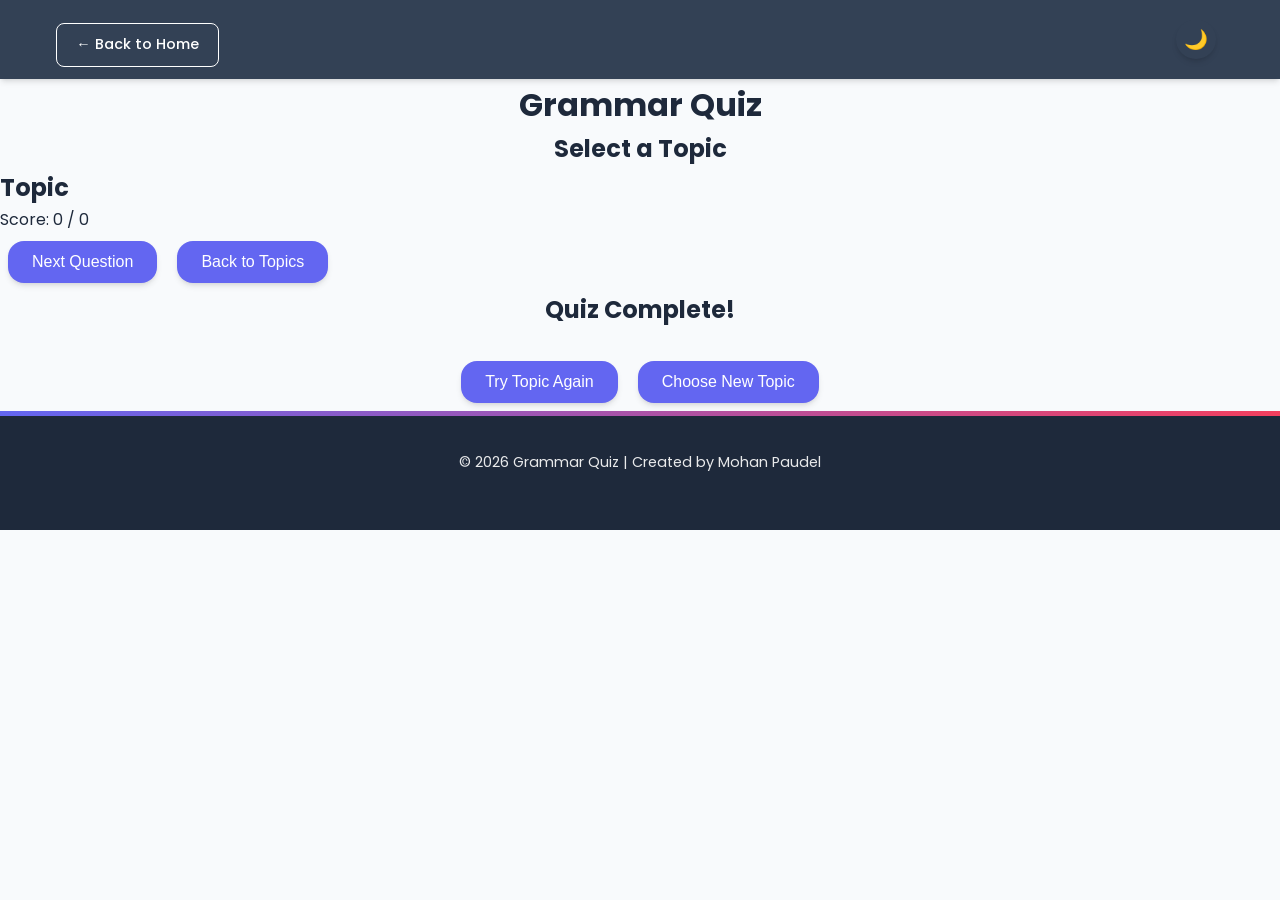
<file: resources/Quiz.html>
<!DOCTYPE html>
<html lang="en">
<head>
    <meta charset="UTF-8">
    <meta name="viewport" content="width=device-width, initial-scale=1.0">
    <title>Grammar Quiz</title>
    <link href="https://fonts.googleapis.com/css2?family=Poppins:wght@300;400;500;600;700&display=swap" rel="stylesheet">
    <link rel="stylesheet" href="../css/styles.css">
    <title>Grammar Quiz</title>
    <nav>
        <div class="container">
            <a href="../index.html" class="card-btn" style="background-color: transparent; border: 1px solid white;">← Back to Home</a>
            <button id="themeToggle" class="theme-toggle" style="margin-left: auto;">🌙</button>
        </div>
    </nav>
    <body class="min-h-screen flex flex-col items-center pt-8 px-4">
    <div class="quiz-container">
        <h1 class="text-3xl font-bold text-center mb-6">Grammar Quiz</h1>

        <div id="topic-selection">
            <h2 class="text-2xl font-semibold mb-4 text-center">Select a Topic</h2>
            <div id="topic-buttons" class="flex flex-wrap justify-center">
                </div>
        </div>

        <div id="quiz-area" class="hidden">
            <h2 id="topic-title" class="text-2xl font-semibold mb-4">Topic</h2>
            <div id="question-container" class="mb-4">
                <p id="question-text" class="text-lg mb-4"></p>
                <div id="options-container">
                    </div>
            </div>
            <div id="feedback-container" class="mt-4">
                <p id="explanation-text" class="explanation hidden"></p>
            </div>
            <div class="flex justify-between items-center mt-6">
                <p id="score" class="score text-lg">Score: 0 / 0</p>
                <button id="next-button" class="next-button hidden">Next Question</button>
                 <button id="back-to-topics-button" class="next-button hidden">Back to Topics</button>
            </div>
        </div>

         <div id="results-area" class="hidden text-center">
            <h2 class="text-2xl font-semibold mb-4">Quiz Complete!</h2>
            <p id="final-score" class="text-xl mb-4"></p>
            <button id="restart-topic-button" class="next-button">Try Topic Again</button>
            <button id="choose-new-topic-button" class="next-button">Choose New Topic</button>
        </div>
    </div>

    <script>
        // --- Sound Synthesis ---
        const correctSynth = new Tone.Synth({
            oscillator: { type: 'sine' },
            envelope: { attack: 0.01, decay: 0.1, sustain: 0.1, release: 0.2 }
        }).toDestination();

        const incorrectSynth = new Tone.Synth({
            oscillator: { type: 'square' },
            envelope: { attack: 0.01, decay: 0.2, sustain: 0.05, release: 0.2 }
        }).toDestination();

        function playCorrectSound() {
            Tone.start(); // Ensure audio context is running
            correctSynth.triggerAttackRelease('C5', '8n'); // Play a C5 note
            setTimeout(() => correctSynth.triggerAttackRelease('E5', '8n'), 150);
            setTimeout(() => correctSynth.triggerAttackRelease('G5', '8n'), 300);
        }

        function playIncorrectSound() {
            Tone.start(); // Ensure audio context is running
            incorrectSynth.triggerAttackRelease('C3', '4n'); // Play a lower C3 note
        }

        // --- Quiz Data (Extracted and Adapted from PDF Text) ---
        const quizData = {
            "Adjectives and Adverbs": [
                 {
                    question: "'The assignment looked easy.' Identify the adjective.",
                    options: ["easy", "looked", "assignment", "The"],
                    correctAnswer: "easy",
                    explanation: "The word 'easy' is the adjective. Adjectives describe nouns. Here, 'easy' describes the noun 'assignment'."
                },
                {
                    question: "'Students did well on the Mid Term examinations.' Identify the adverb.",
                    options: ["well", "good", "did", "examinations"],
                    correctAnswer: "well",
                    explanation: "The word 'well' is the adverb. Adverbs modify verbs. Here, 'well' modifies the verb 'did', describing how the students performed."
                },
                {
                    question: "The little girl danced really ____ in the annual programme. (Complete with an appropriate adverb)",
                    options: ["well", "good", "real", "quick"],
                    correctAnswer: "well",
                    explanation: "We need an adverb to modify 'danced'. 'Well' is the adverbial form of 'good' and describes the manner of dancing."
                },
                 {
                    question: "This year was dry. There was very ____ rain. (Choose appropriate word)",
                    options: ["little", "few", "many", "more"],
                    correctAnswer: "little",
                    explanation: "'Rain' is an uncountable noun. 'Little' is used with uncountable nouns to indicate a small amount."
                },
                {
                    question: "Health care in Nepal is not ____ expensive ____ it is abroad.",
                    options: ["as / as", "so / as", "more / than", "as / like"],
                    correctAnswer: "as / as",
                    explanation: "The structure 'as ... as' is used for comparisons of equality (or lack of equality when negated). We need an adjective ('expensive') within this structure."
                },
                 {
                    question: "I can't work as ____ as I used to. (Choose appropriate word)",
                    options: ["hard", "harder", "hardly", "more hard"],
                    correctAnswer: "hard",
                    explanation: "The 'as ... as' structure needs an adverb here. 'Hard' functions as an adverb modifying 'work'."
                },
                {
                    question: "Drive ____ or else you might have an accident.",
                    options: ["carefully", "careful", "quick", "caring"],
                    correctAnswer: "carefully",
                    explanation: "We need an adverb ('carefully') to modify the verb 'Drive', indicating the manner of driving."
                },
                 {
                    question: "He drives ____ than everyone else.",
                    options: ["more carefully", "carefully", "careful", "most carefully"],
                    correctAnswer: "more carefully",
                    explanation: "This sentence involves a comparison ('than'). We need a comparative adverb ('more carefully') to modify 'drives'."
                 },
                 {
                    question: "The cool breeze blew ____ on her face.",
                    options: ["gently", "gentle", "pleasant", "coolly"],
                    correctAnswer: "gently",
                    explanation: "We need an adverb ('gently', 'pleasantly', 'mildly') to modify the verb 'blew'."
                 }
            ],
            "Subject Verb Agreement": [
                 {
                    question: "Neither my mother nor my sisters ____ coming to visit.",
                    options: ["are", "is", "has been", "am"],
                    correctAnswer: "are",
                    explanation: "In 'neither...nor', the verb agrees with the subject closer to it ('sisters', plural). So, 'are' is correct."
                },
                {
                    question: "The class monitor, as well as his friends, usually ____ well.",
                    options: ["performs", "perform", "performing", "have performed"],
                    correctAnswer: "performs",
                    explanation: "Phrases like 'as well as' don't affect the verb. The verb agrees with the main subject ('class monitor', singular). So, 'performs' is correct."
                },
                 {
                    question: "At the moment, neither students nor their teacher ____ participating.",
                    options: ["is", "are", "have been", "were"],
                    correctAnswer: "is",
                    explanation: "In 'neither...nor', the verb agrees with the closer subject ('teacher', singular). So, 'is' is correct."
                },
                {
                    question: "One of the boys ____ still working on the project.",
                    options: ["is", "are", "were", "have been"],
                    correctAnswer: "is",
                    explanation: "The subject is 'One' (singular), not 'boys'. 'Of the boys' is a prepositional phrase. So, 'is' is correct."
                },
                 {
                    question: "The Principal along with other experts ____ present at the meeting.",
                    options: ["was", "were", "have", "has"],
                    correctAnswer: "was",
                    explanation: "Phrases like 'along with' don't affect the verb. The verb agrees with the main subject ('Principal', singular). The context is past. So, 'was' is correct."
                 },
                 {
                    question: "Either Manoj or his parents ____ supported the winners.",
                    options: ["have", "has", "is", "was"],
                    correctAnswer: "have",
                    explanation: "In 'either...or', the verb agrees with the closer subject ('parents', plural). So, 'have' is correct."
                 },
                 {
                    question: "Neither the tracksuit nor the pajamas ____ me.",
                    options: ["fit", "fits", "fitting", "is fitting"],
                    correctAnswer: "fit",
                    explanation: "In 'neither...nor', the verb agrees with the closer subject ('pajamas', plural). So, 'fit' is correct."
                 },
                 {
                    question: "The herd of deer ____ to the river.",
                    options: ["runs", "run", "are running", "have run"],
                    correctAnswer: "runs",
                    explanation: "The subject is 'The herd' (collective noun, treated as singular unit). So, 'runs' is correct."
                 },
                 {
                    question: "The master along with his three servants ____ going to the court.",
                    options: ["is", "are", "am", "were"],
                    correctAnswer: "is",
                    explanation: "Phrases like 'along with' don't affect the verb. The verb agrees with the main subject ('master', singular). So, 'is' is correct."
                 }
            ],
            "Prepositions": [
                 {
                    question: "The findings will lead ____ future research.",
                    options: ["to", "by", "for", "in"],
                    correctAnswer: "to",
                    explanation: "The verb 'lead' is commonly followed by 'to' when indicating a result or direction."
                },
                {
                    question: "The thief escaped ____ the tunnel.",
                    options: ["through", "beside", "below", "onto"],
                    correctAnswer: "through",
                    explanation: "'Through' indicates movement within and out of an enclosed space like a tunnel."
                },
                {
                    question: "Bears belong ____ the family of mammals.",
                    options: ["to", "in", "on", "with"],
                    correctAnswer: "to",
                    explanation: "The verb 'belong' is followed by 'to' when indicating membership in a group or category."
                },
                 {
                    question: "I was accompanied to the hospital ____ my friend.",
                    options: ["by", "with", "from", "to"],
                    correctAnswer: "by",
                    explanation: "In the passive voice ('was accompanied'), the agent is introduced by 'by'."
                },
                {
                    question: "I do not know who she is staring ____.",
                    options: ["at", "on", "in", "with"],
                    correctAnswer: "at",
                    explanation: "The verb 'stare' is followed by 'at' to indicate the target of the gaze."
                },
                {
                    question: "These leaders have great respect ____ the academicians.",
                    options: ["for", "since", "to", "by"],
                    correctAnswer: "for",
                    explanation: "The noun 'respect' is typically followed by 'for' to indicate who or what is respected."
                },
                {
                    question: "The culprit came ____ the office and walked across the road.",
                    options: ["out of", "toward", "along", "into"],
                    correctAnswer: "out of",
                    explanation: "'Out of' indicates movement from the inside of a place."
                },
                 {
                    question: "His arguments are not based ____ truth.",
                    options: ["on", "in", "at", "with"],
                    correctAnswer: "on",
                    explanation: "The phrase 'based' is followed by 'on' to indicate the foundation or principle."
                },
                {
                    question: "She is suspected ____ stealing money.",
                    options: ["of", "at", "in", "to"],
                    correctAnswer: "of",
                    explanation: "The verb 'suspected' is followed by 'of' when indicating the crime or wrongdoing."
                },
                {
                    question: "I am not interested ____ buying a new car now.",
                    options: ["in", "at", "on", "by"],
                    correctAnswer: "in",
                    explanation: "The adjective 'interested' is followed by 'in' to indicate the subject of interest."
                },
                {
                    question: "All the celebrations were called ____ because of the accident.",
                    options: ["off", "on", "for", "in"],
                    correctAnswer: "off",
                    explanation: "The phrasal verb 'call off' means to cancel."
                }
            ],
             "Modal Verbs": [
                  {
                    question: "You have just had a huge breakfast. You ____ be hungry anymore.",
                    options: ["can't", "may not", "won't", "needn't"],
                    correctAnswer: "can't",
                    explanation: "'Can't' expresses impossibility or strong lack of likelihood based on the evidence (huge breakfast)."
                },
                {
                    question: "'Who is that man?' 'I'm not sure. He ____ be his father.'",
                    options: ["might", "would", "ought to", "must"],
                    correctAnswer: "might",
                    explanation: "'Might' (or 'could') expresses possibility when the speaker is uncertain."
                },
                 {
                    question: "My fingernails ____ cutting. They are so long.",
                    options: ["need", "will be", "may be", "must be"],
                    correctAnswer: "need",
                    explanation: "'Need + gerund (cutting)' expresses necessity. The structure 'Something needs doing' is common."
                },
                {
                    question: "The street had a nasty jam. There ____ have been a demonstration.",
                    options: ["must", "might", "would", "should"],
                    correctAnswer: "must",
                    explanation: "'Must have been' expresses a strong deduction about a past event based on present evidence (the jam)."
                 },
                 {
                    question: "People ____ think it is interesting, but I think it is pathetic.",
                    options: ["might", "are", "should", "will"],
                    correctAnswer: "might",
                    explanation: "'Might think' expresses possibility, contrasting one viewpoint with the speaker's own."
                 },
                 {
                    question: "Look! The man is laughing and jumping. He ____ be mad!",
                    options: ["must", "can", "will", "would"],
                    correctAnswer: "must",
                    explanation: "'Must be' expresses a strong deduction or logical certainty based on observed behavior."
                 },
                  {
                    question: "These tasks are very important. You ____ finish them by tomorrow.",
                    options: ["must", "will", "can", "can't"],
                    correctAnswer: "must",
                    explanation: "'Very important' indicates necessity or strong obligation, so 'must' is appropriate."
                 },
                 {
                    question: "Rita is over two hours late. She ____ have missed the bus again.",
                    options: ["must", "should", "will", "could"],
                    correctAnswer: "must",
                    explanation: "'Must have missed' expresses a strong deduction about the past based on current evidence (lateness)."
                 },
                 {
                    question: "The food is really good there. They ____ have a great chef.",
                    options: ["must", "will", "can", "should"],
                    correctAnswer: "must",
                    explanation: "'Must have' expresses a strong deduction based on the quality of the food."
                 }
            ],
            "Infinitives and Gerunds": [
                {
                    question: "If you are lost, it's best ____ a hole and sit in it.",
                    options: ["to dig", "dig", "digging", "to have dug"],
                    correctAnswer: "to dig",
                    explanation: "After 'it's + adjective' (like 'it's best'), the infinitive ('to' + base verb) is typically used."
                },
                {
                    question: "He wouldn't let me ____ it. (Correct the verb form if needed)",
                    options: ["read", "to read", "reading", "have read"],
                    correctAnswer: "read",
                    explanation: "The verb 'let' is followed by an object ('me') and the bare infinitive (infinitive without 'to')."
                },
                {
                    question: "I am thankful for his ____ in time.",
                    options: ["coming", "come", "to come", "have come"],
                    correctAnswer: "coming",
                    explanation: "After a possessive adjective ('his'), the gerund (-ing form) is required."
                },
                {
                    question: "My father is fond ____.",
                    options: ["of gardening", "to garden", "garden", "of garden"],
                    correctAnswer: "of gardening",
                    explanation: "After prepositions (like 'of' in 'fond of'), the gerund (-ing form) is required."
                },
                {
                    question: "Max finished ____ his homework.",
                    options: ["doing", "to do", "do", "having done"],
                    correctAnswer: "doing",
                    explanation: "The verb 'finish' is followed by a gerund (-ing form)."
                },
                {
                    question: "We look forward ____ from you soon.",
                    options: ["to hearing", "to hear", "hear", "hearing"],
                    correctAnswer: "to hearing",
                    explanation: "The phrase 'look forward to' is followed by a gerund (-ing form). The 'to' is a preposition here."
                 }
            ],
            "Tense and Aspects": [
                {
                    question: "Please don't call between 8 and 9 a.m. We ____ dinner then.",
                    options: ["will be having", "have", "will have", "will have had"],
                    correctAnswer: "will be having",
                    explanation: "The future continuous ('will be having') is used for actions ongoing at a specific future time ('between 8 and 9')."
                },
                {
                    question: "She was upset that day. She ____ by her past memories.",
                    options: ["was overcome", "overcame", "is overcome", "had overcome"],
                    correctAnswer: "was overcome",
                    explanation: "The sentence describes a past state. The reason is likely past passive ('was overcome' - memories overcame her)."
                },
                {
                    question: "After the lesson had finished, we ____ out of college.",
                    options: ["ran", "run", "had run", "were running"],
                    correctAnswer: "ran",
                    explanation: "The main action ('ran') happened after the past perfect action ('had finished'). It should be in the simple past."
                },
                {
                    question: "He ____ a good breakfast before he set out.",
                    options: ["had had", "had", "has had", "was having"],
                    correctAnswer: "had had",
                    explanation: "Having breakfast happened before setting out. Use past perfect ('had had') for an action completed before another past action."
                },
                {
                    question: "By the end of this month, she ____ here for fifteen years.",
                    options: ["will have been working", "has been working", "will work", "worked"],
                    correctAnswer: "will have been working",
                    explanation: "'By the end of this month' indicates a future point. Use future perfect continuous ('will have been working') for duration up to a future time."
                },
                {
                    question: "His company is greatly ____ after.",
                    options: ["sought", "seek", "seeking", "seeked"],
                    correctAnswer: "sought",
                    explanation: "Passive voice ('is ... after'). The past participle of 'seek' is 'sought'. 'Sought after' means desired."
                }
            ],
            "Conjunctions": [
                {
                    question: "She left the clothes out ____ it was raining.",
                    options: ["although", "because", "so", "if"],
                    correctAnswer: "although",
                    explanation: "'Although' connects contrasting ideas (leaving clothes out despite rain)."
                },
                {
                    question: "____ they saw the tiger, they attacked it.",
                    options: ["As soon as", "Although", "Because", "While"],
                    correctAnswer: "As soon as",
                    explanation: "'As soon as' indicates immediate sequence (attack happened right after seeing)."
                },
                 {
                    question: "I had to work until midnight, ____ I was very tired.",
                    options: ["so", "although", "because", "unless"],
                    correctAnswer: "so",
                    explanation: "'So' introduces the result (being tired) of the cause (working late)."
                },
                 {
                    question: "____ I was tired, I went to bed.",
                    options: ["Because", "Although", "So", "Unless"],
                    correctAnswer: "Because",
                    explanation: "'Because' introduces the reason/cause (being tired) for the action (going to bed)."
                },
                 {
                    question: "It is almost impossible to succeed ____ one works hard.",
                    options: ["unless", "if", "although", "because"],
                    correctAnswer: "unless",
                    explanation: "'Unless' means 'if not'. Success is impossible if one does not work hard."
                },
                {
                    question: "We got wet ____ we had an umbrella.",
                    options: ["although", "because", "so", "if"],
                    correctAnswer: "although",
                    explanation: "'Although' shows contrast between having an umbrella and still getting wet."
                },
                 {
                    question: "We always have financial problems; ____, we go on outing every year.",
                    options: ["however", "although", "despite", "because"],
                    correctAnswer: "however",
                    explanation: "'However' connects two contrasting independent clauses (financial problems vs. still going out)."
                },
                 {
                    question: "I wanted to go back from office ____ I was feeling uneasy.",
                    options: ["because", "so", "although", "if"],
                    correctAnswer: "because",
                    explanation: "'Because' introduces the reason (feeling uneasy) for wanting to go back."
                }
            ],
            "Relative Clause": [
                {
                    question: "There is someone at the door ____ wants to speak to George.",
                    options: ["who", "whom", "whose", "which"],
                    correctAnswer: "who",
                    explanation: "'Who' is the subjective relative pronoun for people, referring to 'someone'."
                },
                {
                    question: "I was born in a remote village ____ indelible memories recur all the time.",
                    options: ["from where", "where", "which", "that"],
                    correctAnswer: "from where",
                    explanation: "'From where' correctly combines 'from there' (referring to the village) including the preposition."
                },
                 {
                    question: "The hotel ____ we stayed was very comfortable.",
                    options: ["where", "which", "who", "that"],
                    correctAnswer: "where",
                    explanation: "'Where' is the relative adverb used for places, replacing 'there' or 'in the hotel'."
                },
                 {
                    question: "A cemetery is a place ____ dead bodies are buried.",
                    options: ["where", "which", "who", "whose"],
                    correctAnswer: "where",
                    explanation: "'Where' refers to a place and indicates location/activity within it."
                },
                 {
                    question: "This is the house ____ belongs to my uncle.",
                    options: ["which", "who", "where", "whom"],
                    correctAnswer: "which",
                    explanation: "'Which' (or 'that') is used for things ('house') as the subject of the relative clause."
                },
                 {
                    question: "The garden ____ we spend a lot of time is beautiful.",
                    options: ["where", "which", "who", "whose"],
                    correctAnswer: "where",
                    explanation: "'Where' replaces 'in the garden' referring to the place."
                },
                 {
                    question: "He is the consultant ____ advice I rely on.",
                    options: ["whose", "who", "which", "whom"],
                    correctAnswer: "whose",
                    explanation: "'Whose' is the possessive relative pronoun, showing the advice belongs to the consultant."
                },
                {
                    question: "She is one of the few girls ____ passed the examination.",
                    options: ["who have", "who has", "which has", "that has"],
                    correctAnswer: "who have",
                    explanation: "'Who' refers to 'girls' (plural). The verb must be plural ('have passed')."
                }
            ],
             "Voice (Active and Passive)": [
                {
                    question: "After examination, the patient ____ home.",
                    options: ["was sent", "were sent", "are sent", "send"],
                    correctAnswer: "was sent",
                    explanation: "Passive voice needed. 'Patient' is singular, past tense context. Simple past passive singular: 'was sent'."
                },
                {
                    question: "Change to passive: 'They intend this letter merely to remind the officials.'",
                    options: ["This letter is merely intended to remind...", "This letter intends merely to remind...", "The officials are intended to be reminded...", "Reminding the officials is intended..."],
                    correctAnswer: "This letter is merely intended to remind...",
                    explanation: "Object 'This letter' becomes subject. Verb 'intend' (present simple) becomes 'is intended' (present passive)."
                },
                 {
                    question: "It is winter. Everything ____ with snow.",
                    options: ["is covered", "are covered", "were covered", "cover"],
                    correctAnswer: "is covered",
                    explanation: "Passive needed. 'Everything' is singular, present context. Present simple passive singular: 'is covered'."
                },
                 {
                    question: "Change to passive: 'They sent an article yesterday.'",
                    options: ["An article was sent yesterday.", "An article sent yesterday.", "Yesterday an article was sent by them.", "They were sent an article yesterday."],
                    correctAnswer: "An article was sent yesterday.",
                    explanation: "Object 'an article' becomes subject. Verb 'sent' (past simple) becomes 'was sent' (past passive)."
                },
                 {
                    question: "Students generally dislike ____ strict instructions.",
                    options: ["being given", "giving", "to be given", "given"],
                    correctAnswer: "being given",
                    explanation: "'Dislike' is followed by a gerund. Since students receive instructions, use passive gerund 'being given'."
                },
                 {
                    question: "Change to passive: 'Parents gave children a bar of chocolate.' (Focus on 'children')",
                    options: ["Children were given a bar of chocolate.", "A bar of chocolate was given children.", "Parents were given chocolate by children.", "Children gave chocolate."],
                    correctAnswer: "Children were given a bar of chocolate.",
                    explanation: "Indirect object 'children' becomes subject. Verb 'gave' (past simple) becomes 'were given' (past passive plural)."
                },
                 {
                    question: "Change to active: 'All the books were published in time.'",
                    options: ["The publisher published all the books in time.", "All the books published in time.", "In time the books were published.", "Publishing the books was done in time."],
                    correctAnswer: "The publisher published all the books in time.",
                    explanation: "Implied agent (e.g., 'The publisher') becomes subject. Passive verb 'were published' (past passive) becomes 'published' (past active)."
                },
                 {
                    question: "Change to passive: 'Did they confess the crime?'",
                    options: ["Was the crime confessed?", "Did the crime confess?", "Was confessing the crime done?", "The crime was confessed?"],
                    correctAnswer: "Was the crime confessed?",
                    explanation: "Passive question form. Object 'the crime' becomes subject. Auxiliary 'Did' changes to 'Was' for past passive question."
                },
                 {
                    question: "I resent ____ when I'm speaking.",
                    options: ["being interrupted", "interrupting", "to be interrupted", "interrupted"],
                    correctAnswer: "being interrupted",
                    explanation: "'Resent' is followed by a gerund. Since the speaker receives the action, use passive gerund 'being interrupted'."
                },
                {
                    question: "Change 'I want my students to respect me.' to passive focus.",
                    options: ["I want to be respected by my students.", "I want respect from my students.", "My students are wanted to respect me.", "Respect is wanted by me from students."],
                    correctAnswer: "I want to be respected by my students.",
                    explanation: "The structure 'want + object + infinitive' changes to 'want + passive infinitive (to be respected)'."
                }
            ],
            "Reported Speech": [
                {
                    question: "Report using 'wondered': She asked, 'Have you seen this film?'",
                    options: ["She wondered if I had seen that film.", "She wondered if I have seen this film.", "She wondered have I seen that film.", "She wondered that I had seen this film."],
                    correctAnswer: "She wondered if I had seen that film.",
                    explanation: "Use 'if/whether', backshift tense (Present Perfect -> Past Perfect), change 'this' to 'that'."
                },
                {
                    question: "Report: She said to her clerk, 'Don't make mistake again or you'll be sacked'.",
                    options: ["She warned her clerk not to make mistake again or he would be sacked.", "She told her clerk don't make mistake or you'll be sacked.", "She warned her clerk to not make mistake or he will be sacked.", "She said her clerk not to make mistake or he would be sacked."],
                    correctAnswer: "She warned her clerk not to make mistake again or he would be sacked.",
                    explanation: "Negative imperative -> 'not to + infinitive'. Backshift modal ('will' -> 'would'). 'Warned' or 'told' fits."
                },
                 {
                    question: "Report using 'wondered': He asked, 'Did she agree with me?'",
                    options: ["He wondered if she had agreed with him.", "He wondered did she agree with him.", "He wondered if she agreed with me.", "He wondered that she had agreed with him."],
                    correctAnswer: "He wondered if she had agreed with him.",
                    explanation: "Use 'if/whether', backshift tense (Simple Past -> Past Perfect), change pronoun ('me' -> 'him')."
                },
                 {
                    question: "Report: 'Where have you been these days?' She wanted to know...",
                    options: ["She wanted to know where I had been those days.", "She wanted to know where have I been these days.", "She wanted to know where I had been these days.", "She wanted to know where you had been those days."],
                    correctAnswer: "She wanted to know where I had been those days.",
                    explanation: "Use Wh-word ('where'), backshift tense (Present Perfect -> Past Perfect), change 'these' to 'those', statement word order."
                },
                 {
                    question: "Report: 'You must not ignore your study,' the teacher told the student.",
                    options: ["The teacher told the student not to ignore his study.", "The teacher told the student that he must not ignore your study.", "The teacher said the student must not ignore his study.", "The teacher told the student don't ignore his study."],
                    correctAnswer: "The teacher told the student not to ignore his study.",
                    explanation: "'Must not' (prohibition) can be reported as 'not to + infinitive'. Pronoun changes ('you' -> 'he', 'your' -> 'his')."
                },
                 {
                    question: "Report: Students said, 'Can you manage extra classes?'",
                    options: ["Students asked the principal if he could manage extra classes.", "Students asked the principal can you manage extra classes.", "Students asked the principal could he manage extra classes.", "Students said the principal if he could manage extra classes."],
                    correctAnswer: "Students asked the principal if he could manage extra classes.",
                    explanation: "Use 'asked', 'if/whether', backshift modal ('can' -> 'could'), statement word order."
                },
                 {
                    question: "Report: 'Please, help the poor.' He requested...",
                    options: ["He requested them to help the poor.", "He requested please help the poor.", "He requested to please help the poor.", "He requested helping the poor."],
                    correctAnswer: "He requested them to help the poor.",
                    explanation: "Imperative with 'Please' -> 'requested + object + to-infinitive'. 'Please' is removed."
                },
                 {
                    question: "Report: 'Did you receive my email?' The teacher asked...",
                    options: ["The teacher asked if I had received her email.", "The teacher asked did I receive her email.", "The teacher asked if I received her email.", "The teacher asked that I had received her email."],
                    correctAnswer: "The teacher asked if I had received her email.",
                    explanation: "Use 'asked', 'if/whether', backshift tense (Simple Past -> Past Perfect), pronoun changes ('you' -> 'I', 'my' -> 'her')."
                }
            ],
            "Question Tags": [
                {
                    question: "She is honest, ____?",
                    options: ["isn't she", "is she", "doesn't she", "does she"],
                    correctAnswer: "isn't she",
                    explanation: "Positive statement ('is') -> negative tag ('isn't'). Pronoun 'she'."
                },
                {
                    question: "We are certain, ____?",
                    options: ["aren't we", "are we", "don't we", "do we"],
                    correctAnswer: "aren't we",
                    explanation: "Positive statement ('are') -> negative tag ('aren't'). Pronoun 'we'."
                },
                {
                    question: "Sulochana isn't here, ____?",
                    options: ["is she", "isn't she", "does she", "doesn't she"],
                    correctAnswer: "is she",
                    explanation: "Negative statement ('isn't') -> positive tag ('is'). Pronoun 'she'."
                },
                {
                    question: "I am a regular student, ____?",
                    options: ["aren't I", "am I not", "amn't I", "don't I"],
                    correctAnswer: "aren't I",
                    explanation: "Special case: Positive 'I am' -> negative tag 'aren't I?'."
                },
                {
                    question: "She has booked a ticket, ____?",
                    options: ["hasn't she", "doesn't she", "has she", "does she"],
                    correctAnswer: "hasn't she",
                    explanation: "Positive statement with auxiliary 'has' -> negative tag 'hasn't'. Pronoun 'she'."
                },
                {
                    question: "They had a big project to execute, ____?",
                    options: ["didn't they", "hadn't they", "did they", "had they"],
                    correctAnswer: "didn't they",
                    explanation: "Positive statement, 'had' is main verb (past simple) -> negative tag uses 'did' -> 'didn't they?'."
                }
            ],
            "Miscellaneous": [
                 {
                    question: "Correct the word: Nepal is a *culture* diverse country.",
                    options: ["culturally", "cultural", "cultured", "cultures"],
                    correctAnswer: "culturally",
                    explanation: "An adverb ('culturally') is needed to modify the adjective 'diverse'."
                },
                {
                    question: "Correct the verb form: ...while she *waiting*.",
                    options: ["was waiting", "waited", "waits", "waiting"],
                    correctAnswer: "was waiting",
                    explanation: "'While' often introduces a past continuous action ('was waiting') happening alongside another past action."
                },
                {
                    question: "Choose the correct sentence structure:",
                    options: ["All my books are lost.", "My all books are lost.", "Lost are all my books.", "Books my all are lost."],
                    correctAnswer: "All my books are lost.",
                    explanation: "Determiners like 'all' usually precede possessive adjectives like 'my'."
                },
                {
                    question: "Choose the correct sentence structure:",
                    options: ["Both his brothers are ill.", "His both brothers are ill.", "Ill are both his brothers.", "Brothers his both are ill."],
                    correctAnswer: "Both his brothers are ill.",
                    explanation: "Determiners like 'both' usually precede possessive adjectives like 'his'."
                },
                {
                    question: "Choose the correct phrasing:",
                    options: ["Give me a hundred rupees.", "Give me a hundred rupee.", "Give me hundred rupees.", "Give me hundred rupee."],
                    correctAnswer: "Give me a hundred rupees.",
                    explanation: "When a number modifies a countable noun like 'rupee', the noun is usually plural if the number is greater than one ('a hundred' = 100)."
                },
                {
                    question: "Choose the correct pronoun: Everybody except ____ was absent.",
                    options: ["me", "I", "myself", "mine"],
                    correctAnswer: "me",
                    explanation: "'Except' functions as a preposition here and requires the objective case pronoun ('me')."
                },
                 {
                    question: "We all got wet because ____ us had a raincoat.",
                    options: ["none of", "any of", "some of", "all of"],
                    correctAnswer: "none of",
                    explanation: "Getting wet implies a lack of raincoats. 'None of' means 'not any of' the group."
                },
                 {
                    question: "Can I borrow ____ books from you?",
                    options: ["some", "any", "a few", "much"],
                    correctAnswer: "some",
                    explanation: "'Some' is often used in requests or offers, even in question form. 'Any' is also possible but 'some' fits the polite request context well."
                 }
            ]
        };


        // --- DOM Elements ---
        const topicSelectionDiv = document.getElementById('topic-selection');
        const topicButtonsDiv = document.getElementById('topic-buttons');
        const quizAreaDiv = document.getElementById('quiz-area');
        const resultsAreaDiv = document.getElementById('results-area');
        const topicTitleH2 = document.getElementById('topic-title');
        const questionTextP = document.getElementById('question-text');
        const optionsContainerDiv = document.getElementById('options-container');
        const explanationTextP = document.getElementById('explanation-text');
        const scoreP = document.getElementById('score');
        const nextButton = document.getElementById('next-button');
        const backToTopicsButton = document.getElementById('back-to-topics-button');
        const finalScoreP = document.getElementById('final-score');
        const restartTopicButton = document.getElementById('restart-topic-button');
        const chooseNewTopicButton = document.getElementById('choose-new-topic-button');


        // --- State Variables ---
        let currentTopic = '';
        let currentQuestions = [];
        let currentQuestionIndex = 0;
        let score = 0;
        let questionsAnswered = 0;
        let answerSelected = false;

        // --- Functions ---

        // Shuffle array (Fisher-Yates algorithm)
        function shuffleArray(array) {
            for (let i = array.length - 1; i > 0; i--) {
                const j = Math.floor(Math.random() * (i + 1));
                [array[i], array[j]] = [array[j], array[i]];
            }
        }

        // Load topics onto the selection screen
        function loadTopics() {
            topicButtonsDiv.innerHTML = ''; // Clear existing buttons
            // Sort topics alphabetically for better organization
            const sortedTopics = Object.keys(quizData).sort();
            sortedTopics.forEach(topic => {
                const button = document.createElement('button');
                button.textContent = topic;
                button.classList.add('topic-button');
                button.onclick = () => startQuiz(topic);
                topicButtonsDiv.appendChild(button);
            });
             showScreen('topic');
        }

        // Start the quiz for a selected topic
        function startQuiz(topic) {
            currentTopic = topic;
            // Ensure questions exist for the topic before proceeding
            if (!quizData[topic] || quizData[topic].length === 0) {
                 console.error(`No questions found for topic: ${topic}`);
                 alert(`Sorry, no questions are available for the topic "${topic}" yet.`);
                 loadTopics(); // Go back to topic selection
                 return;
            }
            currentQuestions = [...quizData[topic]]; // Copy questions for the topic
            shuffleArray(currentQuestions); // Shuffle questions for variety
            currentQuestionIndex = 0;
            score = 0;
            questionsAnswered = 0;
            answerSelected = false;
            showScreen('quiz');
            loadQuestion();
            updateScoreDisplay(); // Initial score display
        }

        // Load the current question and options
        function loadQuestion() {
            answerSelected = false; // Reset answer lock
            if (currentQuestionIndex < currentQuestions.length) {
                const questionData = currentQuestions[currentQuestionIndex];
                topicTitleH2.textContent = currentTopic; // Set topic title
                questionTextP.textContent = `${currentQuestionIndex + 1}. ${questionData.question}`;
                optionsContainerDiv.innerHTML = ''; // Clear previous options
                explanationTextP.classList.add('hidden'); // Hide explanation
                nextButton.classList.add('hidden'); // Hide next button initially
                backToTopicsButton.classList.add('hidden'); // Hide back button

                // Shuffle options before displaying
                const shuffledOptions = [...questionData.options];
                shuffleArray(shuffledOptions);

                shuffledOptions.forEach(option => {
                    const button = document.createElement('button');
                    button.textContent = option;
                    button.classList.add('option-button');
                    button.onclick = () => selectAnswer(button, option, questionData.correctAnswer, questionData.explanation);
                    optionsContainerDiv.appendChild(button);
                });
            } else {
                // Quiz finished
                showResults();
            }
        }

        // Handle answer selection
        function selectAnswer(button, selectedAnswer, correctAnswer, explanation) {
            if (answerSelected) return; // Prevent multiple selections
            answerSelected = true; // Lock selection

            const allOptionButtons = optionsContainerDiv.querySelectorAll('.option-button');
            allOptionButtons.forEach(btn => {
                btn.disabled = true; // Disable all buttons after selection
                if (btn.textContent === correctAnswer) {
                    btn.classList.add('correct'); // Highlight correct answer
                }
            });

            if (selectedAnswer === correctAnswer) {
                button.classList.add('correct');
                score++;
                playCorrectSound();
            } else {
                button.classList.add('incorrect');
                playIncorrectSound();
            }

            questionsAnswered++;
            explanationTextP.textContent = `Explanation: ${explanation}`;
            explanationTextP.classList.remove('hidden');
            nextButton.classList.remove('hidden');
            backToTopicsButton.classList.remove('hidden'); // Show back button
            updateScoreDisplay();
        }

        // Update score display
        function updateScoreDisplay() {
            // Ensure denominator reflects total questions in the topic for final score,
            // but only questions answered so far during the quiz.
            const denominator = (currentQuestionIndex >= currentQuestions.length) ? currentQuestions.length : questionsAnswered;
            scoreP.textContent = `Score: ${score} / ${denominator}`;
        }


        // Load the next question
        function nextQuestion() {
            currentQuestionIndex++;
            loadQuestion();
        }

        // Show final results screen
        function showResults() {
             finalScoreP.textContent = `Your final score for ${currentTopic} is: ${score} / ${currentQuestions.length}`;
             showScreen('results');
        }

        // Switch between screens
        function showScreen(screen) {
             topicSelectionDiv.classList.add('hidden');
             quizAreaDiv.classList.add('hidden');
             resultsAreaDiv.classList.add('hidden');

             if (screen === 'topic') {
                 topicSelectionDiv.classList.remove('hidden');
             } else if (screen === 'quiz') {
                 quizAreaDiv.classList.remove('hidden');
             } else if (screen === 'results') {
                 resultsAreaDiv.classList.remove('hidden');
             }
        }


        // --- Event Listeners ---
        nextButton.addEventListener('click', nextQuestion);
        backToTopicsButton.addEventListener('click', loadTopics); // Go back to topic selection
        restartTopicButton.addEventListener('click', () => startQuiz(currentTopic)); // Restart current topic
        chooseNewTopicButton.addEventListener('click', loadTopics); // Go back to topic selection


        // --- Initial Load ---
        loadTopics(); // Load topics when the page loads

    </script>
    <footer>
        <p>&copy; 2026 Grammar Quiz | Created by Mohan Paudel</p>
    </footer>
    <script src="../js/main.js"></script>
</body>
</file>
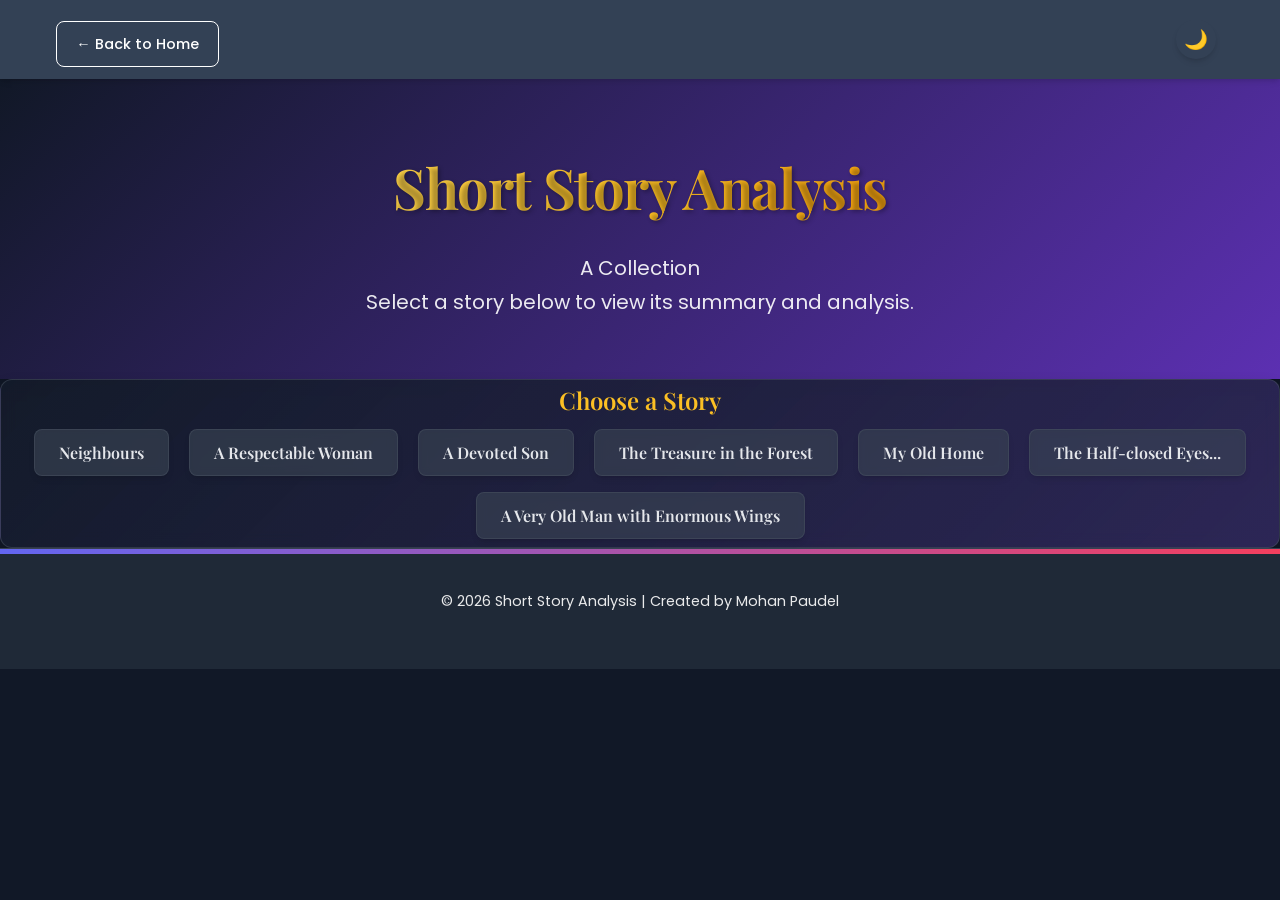
<file: resources/story.html>
<!DOCTYPE html>
<html lang="en">
<head>
    <meta charset="UTF-8">
    <meta name="viewport" content="width=device-width, initial-scale=1.0">
    <link href="https://fonts.googleapis.com/css2?family=Poppins:wght@300;400;500;600;700&family=Playfair+Display:ital,wght@0,400..700;1,400..700&display=swap" rel="stylesheet">
    <link rel="stylesheet" href="../css/styles.css">
    <title>Short Story Analysis Collection</title>
    <style>
        /* Custom Styles for Enhanced Dark Mode - Replicated from previous examples */
        body {
            font-family: 'Poppins', sans-serif;
            background-color: #111827; /* Tailwind gray-900 */
            color: #d1d5db; /* Tailwind gray-300 */
            line-height: 1.7;
        }

        h1, h2, h3, summary, .story-select-button { /* Added button to font rule */
            font-family: 'Playfair Display', serif;
            font-weight: 600;
        }

        .gradient-text {
             background: linear-gradient(90deg, #fcd34d 0%, #fbbf24 50%, #f59e0b 100%); /* Amber/Orange gradient */
            -webkit-background-clip: text;
            background-clip: text;
            -webkit-text-fill-color: transparent;
        }

        /* Header Styling - Using a gradient instead of specific image */
        header {
            background: linear-gradient(135deg, rgba(17, 24, 39, 0.9) 0%, rgba(124, 58, 237, 0.7) 100%); /* Dark Gray/Purple gradient */
            position: relative;
            overflow: hidden;
            color: #ffffff;
        }

         /* Ensure header content is visible */
        header > div {
            position: relative;
            z-index: 2;
        }

        /* Section Background Gradients - Adjusted slightly for variety */
        .sunrise-gradient {
            background: linear-gradient(135deg, rgba(17, 24, 39, 0.7) 0%, rgba(124, 58, 237, 0.2) 100%);
        }
        .sunset-gradient {
             background: linear-gradient(135deg, rgba(124, 58, 237, 0.2) 0%, rgba(17, 24, 39, 0.7) 100%);
        }

        /* Content Card Styling */
        .content-card {
            background-color: rgba(31, 41, 55, 0.6); /* Tailwind gray-800 with opacity */
            backdrop-filter: blur(8px);
            border: 1px solid rgba(75, 85, 99, 0.5); /* Tailwind gray-600 with opacity */
            box-shadow: 0 8px 16px rgba(0, 0, 0, 0.2);
            border-radius: 0.75rem; /* Tailwind rounded-xl */
        }

        /* Details/Summary (Q&A) Styling */
        details {
            border-radius: 0.5rem; /* Tailwind rounded-lg */
            overflow: hidden;
            transition: background-color 0.3s ease;
        }
        details > summary {
            list-style: none;
            cursor: pointer;
            padding: 1rem 1.25rem; /* Tailwind p-4 pr-5 */
            background-color: rgba(55, 65, 81, 0.5); /* Tailwind gray-700 base with opacity */
            transition: background-color 0.2s ease-in-out;
            font-weight: 600;
            font-family: 'Poppins', sans-serif; /* Use Poppins for question text */
            color: #e5e7eb; /* Tailwind gray-200 */
            position: relative;
        }
        details > summary::-webkit-details-marker { display: none; }
        details > summary::before {
            content: '+';
            position: absolute;
            right: 1.25rem; /* Tailwind right-5 */
            top: 50%;
            transform: translateY(-50%);
            font-size: 1.25em;
            font-weight: bold;
            color: #9ca3af; /* Tailwind gray-400 */
            transition: transform 0.2s ease-in-out;
        }
        details[open] > summary { background-color: rgba(75, 85, 99, 0.7); } /* Tailwind gray-600 open */
        details[open] > summary::before { content: '−'; }
        details > div { /* Q&A Answer Content Styling */
             padding: 1.25rem; /* Tailwind p-5 */
             margin-top: 0;
             border-top: 1px solid rgba(75, 85, 99, 0.5); /* Tailwind gray-600 separator */
             background-color: rgba(17, 24, 39, 0.5); /* Tailwind gray-900 darker background */
             color: #d1d5db; /* Tailwind gray-300 */
             font-size: 0.95rem;
        }

        /* Keyword Highlighting Styles - Reused */
        .kw-imagery { color: #f472b6; font-weight: 600; } /* Pink-500 */
        .kw-theme { color: #34d399; font-weight: 600; } /* Emerald-400 */
        .kw-concept { color: #60a5fa; font-weight: 600; } /* Blue-400 */
        .kw-time { color: #fb923c; font-weight: 600; } /* Orange-400 */
        .kw-person { color: #facc15; font-weight: 600; } /* Yellow-500 */
        .kw-place { color: #22d3ee; font-weight: 600; } /* Cyan-400 */


        /* Section Title Colors - Adjusted slightly */
        .text-orange-title { color: #fbbf24; } /* Amber-400 */
        .text-yellow-title { color: #fde047; } /* Yellow-300 */

        /* Footer Styling */
        footer {
            background-color: #1f2937; /* Tailwind gray-800 */
            border-top: 1px solid #374151; /* Tailwind gray-700 */
            color: #9ca3af; /* Tailwind gray-400 */
        }

        /* Styles for Story Selection */
        #story-selection {
            text-align: center;
        }
        .story-select-button {
            background-color: rgba(55, 65, 81, 0.7); /* Tailwind gray-700 semi-transparent */
            border: 1px solid rgba(75, 85, 99, 0.5); /* Tailwind gray-600 border */
            color: #e5e7eb; /* Tailwind gray-200 */
            padding: 0.75rem 1.5rem; /* Tailwind py-3 px-6 */
            border-radius: 0.5rem; /* Tailwind rounded-lg */
            margin: 0.5rem; /* Tailwind m-2 */
            cursor: pointer;
            transition: all 0.3s ease;
            display: inline-block; /* Fit content */
            backdrop-filter: blur(5px);
        }
        .story-select-button:hover {
            background-color: rgba(75, 85, 99, 0.9); /* Tailwind gray-600 darker on hover */
            border-color: rgba(110, 121, 134, 0.7); /* Lighter border on hover */
            transform: translateY(-2px);
            box-shadow: 0 4px 12px rgba(0, 0, 0, 0.3);
        }

        /* Style for Back Button */
        .back-button {
             background-color: rgba(75, 85, 99, 0.7); /* Tailwind gray-600 semi-transparent */
             border: 1px solid rgba(92, 103, 117, 0.5);
             color: #e5e7eb;
             padding: 0.5rem 1rem;
             border-radius: 0.5rem;
             margin-top: 1.5rem; /* Tailwind mt-6 */
             cursor: pointer;
             transition: all 0.3s ease;
             font-family: 'Inter', sans-serif; /* Use Inter for button text */
             font-weight: 600;
        }
        .back-button:hover {
            background-color: rgba(92, 103, 117, 0.9);
            transform: translateY(-1px);
        }

        /* Hide content sections by default */
        .story-content {
            display: none;
        }

    </style>
</head>
    <nav>
        <div class="container">
            <a href="../index.html" class="card-btn" style="background-color: transparent; border: 1px solid white;">← Back to Home</a>
            <button id="themeToggle" class="theme-toggle" style="margin-left: auto;">🌙</button>
        </div>
    </nav>
    <body class="antialiased">

    <header class="min-h-[40vh] md:min-h-[50vh] flex items-center justify-center text-center p-8">
        <div class="max-w-3xl">
            <h1 class="text-5xl md:text-7xl font-bold mb-4 gradient-text">Short Story Analysis</h1>
            <p class="text-xl md:text-2xl text-gray-100 italic mt-2">A Collection</p>
            <p class="mt-6 text-lg md:text-xl text-gray-200 leading-relaxed">
                Select a story below to view its summary and analysis.
            </p>
        </div>
    </header>

    <main class="max-w-4xl mx-auto p-6 md:p-10 space-y-16">

        <section id="story-selection" class="p-6 md:p-8 content-card sunrise-gradient">
            <h2 class="text-3xl md:text-4xl font-semibold mb-8 text-orange-title">Choose a Story</h2>
            <div id="selection-buttons">
                <button class="story-select-button" onclick="showStory('neighbours')">Neighbours</button>
                <button class="story-select-button" onclick="showStory('respectable-woman')">A Respectable Woman</button>
                <button class="story-select-button" onclick="showStory('devoted-son')">A Devoted Son</button>
                <button class="story-select-button" onclick="showStory('treasure-forest')">The Treasure in the Forest</button>
                <button class="story-select-button" onclick="showStory('my-old-home')">My Old Home</button>
                <button class="story-select-button" onclick="showStory('half-closed-eyes')">The Half-closed Eyes...</button>
                <button class="story-select-button" onclick="showStory('old-man-wings')">A Very Old Man with Enormous Wings</button>
            </div>
        </section>

        <!-- Neighbours Content -->
        <div id="neighbours" class="story-content space-y-16">
             <button class="back-button" onclick="showSelection()">← Back to Selection</button>
             <h2 class="text-4xl md:text-5xl font-semibold text-center text-orange-title mt-8">Story: Neighbours (by Tim Winton)</h2>
            <section class="p-6 md:p-8 content-card sunrise-gradient">
                <h3 class="text-3xl md:text-4xl font-semibold mb-6 text-orange-title">Summary</h3>
                <div class="space-y-4 text-base md:text-lg">
                     <p>The story follows a <span class="kw-person">young couple</span> who move into a <span class="kw-place">new home</span> in a <span class="kw-place">suburban neighbourhood</span> densely populated with <span class="kw-person">European immigrants</span>. <span class="kw-time">Initially</span>, they feel uneasy and perceive their <span class="kw-person">neighbours'</span> customs (like the <span class="kw-person">Macedonian family's</span> <span class="kw-imagery">yelling</span> or the <span class="kw-person">Polish widower's</span> <span class="kw-imagery">hammering</span>) as strange. The <span class="kw-person">neighbours</span> also find the <span class="kw-person">couple</span> odd, particularly the <span class="kw-person">young man</span> staying home to write his <span class="kw-concept">thesis</span> while his wife works. However, barriers begin to break down in <span class="kw-time">autumn</span> when the <span class="kw-person">couple</span> starts a <span class="kw-imagery">garden</span> and receives help. The <span class="kw-person">widower</span> rebuilds their failed <span class="kw-imagery">henhouse</span>. Over time, the <span class="kw-person">couple</span> overcomes their <span class="kw-theme">prejudices</span> as they interact more, learning skills like slaughtering from the <span class="kw-person">Macedonians</span>. When the <span class="kw-person">woman</span> becomes <span class="kw-time">pregnant</span>, the <span class="kw-person">neighbours</span> notice before the <span class="kw-person">couple</span> tells anyone and shower them with <span class="kw-imagery">gifts</span> and well wishes. The <span class="kw-time">birth of the baby</span> brings the entire <span class="kw-theme">community</span> together. At this moment, the <span class="kw-person">young man</span> cries, realizing his earlier <span class="kw-theme">prejudices</span> and understanding that his academic <span class="kw-concept">thesis</span> hadn't prepared him for the human connections and realities of real life. The story highlights how <span class="kw-theme">cultural and linguistic barriers</span> can be overcome by <span class="kw-theme">community</span>, <span class="kw-theme">love</span>, and <span class="kw-theme">compassion</span>, showing the positive contribution of <span class="kw-person">immigrants</span> to <span class="kw-place">Australia's</span> social fabric and how <span class="kw-theme">prejudice</span> stems from a lack of knowledge.</p>
                </div>
            </section>
            <section class="p-6 md:p-8 content-card sunset-gradient">
                <h3 class="text-3xl md:text-4xl font-semibold mb-8 text-yellow-title">Questions & Answers</h3>
                <div class="space-y-5">
                    <p class="text-lg font-semibold text-gray-300 mb-4">75 Words:</p>
                    <details>
                        <summary class="text-lg md:text-xl">Describe the attitude of the young man towards his neighbours and write what event changed his prejudiced mind?</summary>
                        <div>At first, the <span class="kw-person">young man</span> disliked his <span class="kw-person">neighbours</span>. He thought they were noisy, strange, and invaded his privacy. He had <span class="kw-theme">prejudices</span> against the <span class="kw-person">immigrants</span>. The event that changed his mind was the <span class="kw-time">birth of his baby</span>. Seeing all his <span class="kw-person">neighbours</span> gathered outside, cheering and happy for him and his wife, made him realize their genuine warmth and <span class="kw-theme">kindness</span>, breaking his earlier negative views.</div>
                    </details>
                    <details>
                        <summary class="text-lg md:text-xl">Describe the feeling of the young couple when they first arrived at a new place. or What made the young couple feel like sojourners in a foreign land when they first moved in their new house?</summary>
                        <div>When the <span class="kw-person">young couple</span> first arrived, they felt uneasy and like outsiders ("sojourners") because the <span class="kw-place">neighbourhood</span> was full of <span class="kw-person">European immigrants</span>. They were used to quiet suburbs. They were shocked by the noise (<span class="kw-imagery">shouting</span>, <span class="kw-imagery">hammering</span>) and different habits of their <span class="kw-person">neighbours</span>. They felt their privacy was disturbed and were uncomfortable with the unfamiliar environment.</div>
                    </details>
                    <details>
                        <summary class="text-lg md:text-xl">What does 'fractured dialogue' mean in the story?</summary>
                        <div>"<span class="kw-concept">Fractured dialogue</span>" means broken conversation. In the story, it describes how the <span class="kw-person">young couple</span> and their <span class="kw-person">neighbours</span> talked when they didn't share the same language well. Their conversations were likely made of simple words, maybe some gestures, and were not smooth or complete. It shows the difficulty they had communicating clearly because of the different <span class="kw-theme">cultural backgrounds</span>.</div>
                    </details>
                    <details>
                        <summary class="text-lg md:text-xl">Why did the young man begin to weep at the end of the story?</summary>
                        <div>The <span class="kw-person">young man</span> wept at the <span class="kw-time">end</span> because he was deeply moved by his <span class="kw-person">neighbours'</span> <span class="kw-theme">kindness</span>. When his <span class="kw-imagery">baby</span> was born, he saw all the <span class="kw-person">neighbours</span> gathered at his fence, cheering happily. He finally understood their genuine care and <span class="kw-theme">community spirit</span>, which he had misjudged before. His tears were likely from <span class="kw-concept">gratitude</span> and realizing his own past <span class="kw-theme">prejudice</span> was wrong.</div>
                    </details>
                    <details>
                        <summary class="text-lg md:text-xl">How did the neighbours help the young couple ? Did they expose their positive attitude to them?</summary>
                        <div>Yes, the <span class="kw-person">neighbours</span> showed a very <span class="kw-concept">positive attitude</span> and helped the <span class="kw-person">young couple</span> many times. They gave advice on their <span class="kw-imagery">garden</span> and shared garlic. The <span class="kw-person">Polish man</span> rebuilt their <span class="kw-imagery">henhouse</span>. The <span class="kw-person">Macedonian family</span> taught them how to prepare a duck. They gave <span class="kw-imagery">gifts</span> and smiled when the wife was <span class="kw-time">pregnant</span>, and celebrated the <span class="kw-imagery">baby's birth</span>.</div>
                    </details>
                    <details>
                        <summary class="text-lg md:text-xl">Why were the people in the neighborhood surprised at the role of the young man and his wife in their family??</summary>
                        <div>The <span class="kw-person">neighbours</span> were likely surprised because the <span class="kw-person">young couple's</span> roles seemed different from their traditional ways. The <span class="kw-person">young man</span> stayed home during the day to write his <span class="kw-concept">thesis</span>, while the <span class="kw-person">young woman</span> went out to work at a hospital. For the <span class="kw-person">immigrant neighbours</span>, this might have seemed unusual or like a reversal of typical husband and wife roles.</div>
                    </details>
                    <details>
                        <summary class="text-lg md:text-xl">How did the young couple identify their neighbours in the beginning of their arrival?</summary>
                        <div>In the <span class="kw-time">beginning</span>, the <span class="kw-person">young couple</span> identified their <span class="kw-person">neighbours</span> mainly by their actions, which seemed loud and strange to them. They heard the <span class="kw-person">Macedonians</span> <span class="kw-imagery">shouting</span> and assumed they were fighting. They saw the <span class="kw-person">Polish widower</span> <span class="kw-imagery">hammering</span> constantly. They noticed unfamiliar habits like spitting. They formed a negative first impression based on these outward behaviours.</div>
                    </details>
                    <details>
                        <summary class="text-lg md:text-xl">How does the young man understand the value of neighbours at the end of the story?</summary>
                        <div>The <span class="kw-person">young man</span> finally understood the value of <span class="kw-person">neighbours</span> after experiencing their consistent <span class="kw-theme">kindness</span>, especially culminating at the <span class="kw-time">birth of his son</span>. Seeing them share in his joy, remembering how they helped with the <span class="kw-imagery">garden</span>, the <span class="kw-imagery">henhouse</span>, and offered <span class="kw-imagery">gifts</span> and support during the pregnancy, he realized that <span class="kw-theme">community connection</span> and mutual care were more important than his previous ideas about privacy learned from books.</div>
                    </details>

                    <p class="text-lg font-semibold text-gray-300 mt-8 mb-4">150 Words / Long Answer:</p>
                     <details>
                        <summary class="text-lg md:text-xl">The author has dealt with an issue of multiculturalism in the story. Why do you think multiculturalism has become a major issue in the present world?</summary>
                        <div><span class="kw-person">Tim Winton's</span> "Neighbours" shows <span class="kw-theme">multiculturalism</span> - people from different cultures living together. This is a major topic in today's world for several reasons.<br><br>When diverse groups live side-by-side, challenges can arise. <span class="kw-concept">Language barriers</span>, like those <span class="kw-time">initially</span> faced by the <span class="kw-person">couple</span>, make communication and understanding difficult. Different customs and ways of life can seem strange, leading to <span class="kw-theme">prejudice</span> or fear, just as the <span class="kw-person">young couple</span> first felt. People might stay separate in their own groups, leading to a lack of <span class="kw-concept">social harmony</span>. Sometimes, these differences can cause misunderstandings in workplaces or public spaces. Finding ways for everyone to feel included, respected, and able to keep their own culture while being part of a larger society is a complex but important goal.<br><br>While <span class="kw-theme">multiculturalism</span> adds richness and diversity, overcoming these challenges of communication, <span class="kw-theme">prejudice</span>, and integration requires constant effort and understanding, making it a significant global issue.</div>
                    </details>
                </div>
            </section>
        </div>

        <!-- A Respectable Woman Content -->
        <div id="respectable-woman" class="story-content space-y-16">
             <button class="back-button" onclick="showSelection()">← Back to Selection</button>
             <h2 class="text-4xl md:text-5xl font-semibold text-center text-orange-title mt-8">Story: A Respectable Woman (by Kate Chopin)</h2>
            <section class="p-6 md:p-8 content-card sunrise-gradient">
                <h3 class="text-3xl md:text-4xl font-semibold mb-6 text-orange-title">Summary</h3>
                <div class="space-y-4 text-base md:text-lg">
                     <p><span class="kw-person">Mrs. Baroda</span> is <span class="kw-time">initially</span> displeased that her husband <span class="kw-person">Gaston</span>'s friend, <span class="kw-person">Gouvernail</span>, is visiting their <span class="kw-place">plantation</span>, as she desired private time with her husband. Although she has <span class="kw-concept">preconceived notions</span>, she finds herself unexpectedly <span class="kw-theme">attracted</span> to <span class="kw-person">Gouvernail</span> upon meeting him, though he seems quiet and unassuming, unlike her expectations. This <span class="kw-theme">attraction</span> creates an <span class="kw-theme">inner conflict</span>, as she feels bound by her role as "<span class="kw-theme">a respectable woman</span>." During a <span class="kw-time">late-night</span> conversation outdoors, she feels a strong impulse towards him but resists. To avoid <span class="kw-theme">temptation</span>, she abruptly leaves for the <span class="kw-place">city</span> the <span class="kw-time">next morning</span> and stays away until <span class="kw-person">Gouvernail</span> departs. <span class="kw-time">Initially</span>, she refuses <span class="kw-person">Gaston</span>'s suggestion for <span class="kw-person">Gouvernail</span> to visit again, but <span class="kw-time">later</span>, surprisingly, she changes her mind, telling her husband she has "<span class="kw-concept">overcome everything</span>" and will be nice to him, implying a potential shift in her resolve or intentions.</p>
                </div>
            </section>
             <section class="p-6 md:p-8 content-card sunset-gradient">
                <h3 class="text-3xl md:text-4xl font-semibold mb-8 text-yellow-title">Questions & Answers</h3>
                <div class="space-y-5">
                    <p class="text-lg font-semibold text-gray-300 mb-4">75 Words:</p>
                    <details>
                        <summary class="text-lg md:text-xl">Do you think that Mrs. Baroda, towards the end of the story, really wanted to invite Mr. Gouvernail back to her home ? Give your reasons.</summary>
                        <div>It's unclear, but <span class="kw-person">Mrs. Baroda</span>'s suggestion to invite <span class="kw-person">Gouvernail</span> back is surprising. She might genuinely want him back, perhaps planning to explore her feelings for him now that she feels stronger. Or, she might just be saying it to prove to her husband (and herself) that she is no longer bothered by <span class="kw-person">Gouvernail</span>, showing she's in control as a "<span class="kw-theme">respectable woman</span>".</div>
                    </details>
                    <details>
                        <summary class="text-lg md:text-xl">Mrs. Baroda told her husband she had overcome everything. What do you think she had overcome?</summary>
                        <div>When <span class="kw-person">Mrs. Baroda</span> says she has "<span class="kw-concept">overcome everything</span>," it could mean two things. She might mean she has overcome her confusing romantic feelings for <span class="kw-person">Gouvernail</span> and can now treat him normally. Or, she might mean she has overcome her fear of society's rules and her own desires, suggesting she is now ready to act on her feelings without caring what others think.</div>
                    </details>
                    <details>
                        <summary class="text-lg md:text-xl">Why was there a change in the perception of Mrs. Baroda towards Gouvernail'?</summary>
                        <div><span class="kw-person">Mrs. Baroda</span>'s <span class="kw-concept">perception</span> of <span class="kw-person">Gouvernail</span> changed after spending time with him, especially during their quiet talk on the bench. <span class="kw-time">Initially</span>, she found him boring and different from her husband's description. But listening to his low voice and feeling drawn to him made her see him differently. His quietness became appealing, and she developed unexpected romantic feelings for him.</div>
                    </details>
                    <details>
                        <summary class="text-lg md:text-xl">"Before she reached the house, Gouvernail had lighted a fresh cigar and ended his apostrophe to the night." Does this expression indicate a possible conflict that went in Gouvernail's mind? Explain your view.</summary>
                        <div>This expression doesn't strongly suggest a <span class="kw-theme">conflict</span> in <span class="kw-person">Gouvernail</span>'s mind. It mostly shows he was calmly enjoying the night and didn't seem aware of <span class="kw-person">Mrs. Baroda</span>'s inner struggle or sudden departure. Finishing his talk to the night and lighting a cigar seems like normal, relaxed behaviour, suggesting he was unaware he had caused any strong feelings in her.</div>
                    </details>
                    <details>
                        <summary class="text-lg md:text-xl">Why does Mrs. Baroda not disclose her feelings towards Gouvernail to her husband?</summary>
                        <div><span class="kw-person">Mrs. Baroda</span> doesn't tell her husband about her feelings because she is a "<span class="kw-theme">respectable woman</span>" and knows society wouldn't approve of feelings for another man, especially her husband's friend. She feels it's a personal battle she must fight alone. Telling <span class="kw-person">Gaston</span> would go against the rules of how a married woman should behave and think.</div>
                    </details>
                     <details>
                        <summary class="text-lg md:text-xl">Do you think that Mrs. Baroda, towards the end of the story, really wanted to invite Mr. Gouvernail back to her home? Give your reasons.</summary>
                        <div>It's hard to be sure if <span class="kw-person">Mrs. Baroda</span> truly wanted <span class="kw-person">Gouvernail</span> back. She might have. Maybe she felt ready to face her feelings for him. Or, maybe she just wanted to act strong for her husband and show she wasn't bothered anymore. Her saying she had "<span class="kw-concept">overcome everything</span>" is unclear, leaving her real reason a bit of a mystery.</div>
                    </details>
                    <details>
                        <summary class="text-lg md:text-xl">Why was Mrs. Baroda indifferent upon the visit of her husband's friend Gouvernail? [2]</summary>
                        <div><span class="kw-person">Mrs. Baroda</span> wasn't exactly indifferent (uncaring), but she was unhappy and annoyed about <span class="kw-person">Gouvernail</span>'s visit. She had planned for quiet time alone with her husband <span class="kw-person">Gaston</span>. <span class="kw-person">Gouvernail</span>'s arrival ruined these plans. Also, she didn't know him and had formed a negative idea of him in her mind even before meeting him.</div>
                    </details>
                    <details>
                        <summary class="text-lg md:text-xl">Why was Mrs. Baroda unhappy with the information about Gouvernail's visit to their farm?</summary>
                        <div><span class="kw-person">Mrs. Baroda</span> was unhappy about <span class="kw-person">Gouvernail</span>'s visit because it interrupted her plans. She wanted a peaceful time with her husband after a busy winter. She didn't know <span class="kw-person">Gouvernail</span> personally, only heard about him. His unexpected, long visit felt like an intrusion on her private time with <span class="kw-person">Gaston</span>, which made her feel provoked and displeased.</div>
                    </details>

                    <p class="text-lg font-semibold text-gray-300 mt-8 mb-4">150 Words / Long Answer:</p>
                    <details>
                        <summary class="text-lg md:text-xl">"Before she reached the house, Gouvernail had lighted a fresh cigar and ended his apostrophe to the night." Does this expression indicate a possible conflict that went in Gouvernail's mind? Explain your view. [5]</summary>
                        <div>In <span class="kw-person">Kate Chopin</span>'s story "A Respectable Woman," the description of <span class="kw-person">Gouvernail</span> lighting a cigar and finishing his talk to the night probably does not show a big <span class="kw-theme">conflict</span> in his mind, especially not about <span class="kw-person">Mrs. Baroda</span> at that moment.<br><br>His actions – calmly lighting a cigar and ending his quiet thoughts about the night – seem relaxed and peaceful. This happens right after <span class="kw-person">Mrs. Baroda</span> has quickly left the bench because she was feeling strong, confusing emotions about him. However, the description suggests <span class="kw-person">Gouvernail</span> wasn't aware of her inner turmoil or why she left so suddenly. He seems lost in his own world, enjoying the moment and perhaps thinking about the past he was just sharing. His behaviour looks more like someone unwinding and comfortable, rather than someone struggling with <span class="kw-theme">inner conflict</span> over the situation or <span class="kw-person">Mrs. Baroda</span> herself.<br><br>Therefore, this expression likely shows <span class="kw-person">Gouvernail</span> was unaware and relaxed, continuing his quiet enjoyment of the evening, instead of indicating an internal struggle or <span class="kw-theme">conflict</span> related to <span class="kw-person">Mrs. Baroda</span>'s feelings or departure.</div>
                    </details>
                    <details>
                        <summary class="text-lg md:text-xl">Sketch the character of Gouvernail and contrast it with Gaston."</summary>
                        <div>In <span class="kw-person">Kate Chopin</span>'s "A Respectable Woman," <span class="kw-person">Gouvernail</span> is presented as a quiet, thoughtful, and somewhat mysterious character, different from what <span class="kw-person">Mrs. Baroda</span> expected. He is a journalist, not very tall or cynical. He enjoys relaxing on the <span class="kw-place">plantation</span>, listening rather than talking much, and seems uninterested in typical activities like hunting. He doesn't try hard to impress anyone and seems content just observing life. However, he can be surprisingly intimate and open when he feels comfortable, as seen during his night conversation with <span class="kw-person">Mrs. Baroda</span> about his past and desires.<br><br><span class="kw-person">Gaston Baroda</span>, his friend and host, is quite different. He is sociable, active, and runs the sugar <span class="kw-place">plantation</span>. He enjoys hunting and seems more energetic and involved in the world around him. He is also shown to be affectionate towards his wife, though perhaps a bit controlling or unobservant of her feelings. While <span class="kw-person">Gouvernail</span> is reserved and seeks quiet, <span class="kw-person">Gaston</span> is outgoing and seems more typical of a <span class="kw-place">plantation</span> owner.</div>
                    </details>
                     <details>
                        <summary class="text-lg md:text-xl">What is the cause of conflict in Mrs. Baroda's mind? What role does Mrs. Baroda "being a respectable woman" play in the story?</summary>
                        <div>The main <span class="kw-theme">conflict</span> in <span class="kw-person">Mrs. Baroda</span>'s mind in <span class="kw-person">Kate Chopin</span>'s "A Respectable Woman" is the clash between her unexpected romantic <span class="kw-theme">feelings for Gouvernail</span> and her identity as a "<span class="kw-theme">respectable woman</span>."<br><br>She finds herself drawn to her husband's friend, wanting to touch him and be close to him, which deeply confuses and disturbs her. This <span class="kw-theme">attraction</span> goes against everything she believes about how a married woman should behave. The idea of being a "<span class="kw-theme">respectable woman</span>" plays a huge role. It represents the social rules and expectations that control her actions. She knows society would judge her harshly for having these feelings. This social pressure forces her to suppress her desires, even making her want to run away. Her struggle is between her inner desire and her outer social <span class="kw-theme">duty</span>.<br><br>Ultimately, her identity as a "<span class="kw-theme">respectable woman</span>" <span class="kw-time">initially</span> forces her to control her impulses and hide her feelings, causing her significant inner turmoil.</div>
                    </details>
                </div>
            </section>
        </div>

        <!-- A Devoted Son Content -->
        <div id="devoted-son" class="story-content space-y-16">
             <button class="back-button" onclick="showSelection()">← Back to Selection</button>
             <h2 class="text-4xl md:text-5xl font-semibold text-center text-orange-title mt-8">Story: A Devoted Son (by Anita Desai)</h2>
            <section class="p-6 md:p-8 content-card sunrise-gradient">
                <h3 class="text-3xl md:text-4xl font-semibold mb-6 text-orange-title">Summary</h3>
                <div class="space-y-4 text-base md:text-lg">
                    <p>The story centres on <span class="kw-person">Dr. Rakesh</span>, the son of <span class="kw-person">Varma</span>, a poor kerosene vendor. <span class="kw-person">Rakesh</span> is the first in his family to get an education, excelling academically and winning a scholarship to study medicine in the <span class="kw-place">USA</span>. Despite success and job offers there, <span class="kw-person">Rakesh</span>, a <span class="kw-theme">devoted son</span>, returns home, marries an uneducated local girl (<span class="kw-person">Veena</span>) chosen by his parents, and establishes a successful medical practice, eventually becoming Director of the city <span class="kw-place">hospital</span>. He takes good care of his parents. After his mother's <span class="kw-theme">death</span>, <span class="kw-person">Varma</span> becomes weak and sick. <span class="kw-person">Rakesh</span>, applying his medical knowledge diligently, imposes a <span class="kw-concept">strict diet</span> on his father, forbidding oily foods and sweets. <span class="kw-person">Varma</span>, however, resents this strictness, viewing it as disrespect and mistreatment. He complains to <span class="kw-person">neighbours</span> and even bribes his grandson for forbidden sweets. The father-son relationship deteriorates, with <span class="kw-person">Varma</span> hating his son and daughter-in-law. He rejects <span class="kw-person">Rakesh</span>'s medicines, wishing only for <span class="kw-theme">death</span>. The story highlights the complexities of familial <span class="kw-theme">duty</span>, the clash between traditional expectations and modern knowledge, and the misinterpretations that can arise between generations, especially concerning care in <span class="kw-time">old age</span>.</p>
                </div>
            </section>
            <section class="p-6 md:p-8 content-card sunset-gradient">
                <h3 class="text-3xl md:text-4xl font-semibold mb-8 text-yellow-title">Questions & Answers</h3>
                <div class="space-y-5">
                    <p class="text-lg font-semibold text-gray-300 mb-4">75 Words:</p>
                    <details>
                        <summary class="text-lg md:text-xl">Why do you think Rakesh came back to his birthplace despite having various prospects in the USA?</summary>
                        <div><span class="kw-person">Rakesh</span> came back home from the <span class="kw-place">USA</span> mainly because he was a <span class="kw-theme">devoted son</span>. He loved his family more than the opportunities in America. He wanted to make his parents proud and fulfill their wishes. He also agreed to marry the <span class="kw-place">village</span> girl his mother chose for him. His sense of <span class="kw-theme">duty</span> and love for his parents brought him back to his <span class="kw-place">birthplace</span>.</div>
                    </details>
                    <details>
                        <summary class="text-lg md:text-xl">Describe how Rakesh rises in his career.</summary>
                        <div><span class="kw-person">Rakesh</span> was a brilliant student who came first in the country in his medical exams. He won a scholarship to study in the <span class="kw-place">USA</span> at top hospitals. After returning, he worked at the city <span class="kw-place">hospital</span> and quickly became the Director. Later, he opened his own successful private <span class="kw-place">clinic</span>, bought a car, and became known as the best and richest doctor in <span class="kw-place">town</span>.</div>
                    </details>
                    <details>
                        <summary class="text-lg md:text-xl">Briefly describe the character of Rakesh as an 'anti-hero'.</summary>
                        <div>While <span class="kw-person">Rakesh</span> seems like a hero because he is <span class="kw-theme">devoted</span> and successful, he can be seen as an '<span class="kw-concept">anti-hero</span>'. This is because his actions, meant to help his father, actually cause great <span class="kw-theme">suffering</span>. His strict medical <span class="kw-theme">control</span> over his father's <span class="kw-concept">diet</span> and life becomes <span class="kw-theme">cruel</span>. He ignores his father's feelings and happiness. Good intentions lead to bad results, making him complex, not purely heroic.</div>
                    </details>
                    <details>
                        <summary class="text-lg md:text-xl">What was the atmosphere of the celebration in the Varma family?</summary>
                        <div>The atmosphere was full of joy, <span class="kw-concept">pride</span>, and excitement when <span class="kw-person">Rakesh</span> topped his exams. Many visitors came to the small house to congratulate the family. There were <span class="kw-imagery">garlands</span>, sweets like <span class="kw-imagery">halwa</span>, and <span class="kw-imagery">gifts</span> like fountain pens and even a watch. <span class="kw-person">Rakesh</span>'s father, <span class="kw-person">Varma</span>, was especially proud, telling everyone how <span class="kw-person">Rakesh</span> touched his feet first.</div>
                    </details>
                    <details>
                        <summary class="text-lg md:text-xl">What is the impact of Rakesh's mother's death on his father?</summary>
                        <div>After his mother's <span class="kw-theme">death</span>, <span class="kw-person">Rakesh</span>'s father (<span class="kw-person">Varma</span>) became very sad and lonely. He retired from work and his health quickly got worse. He started getting sick often with strange problems ("peevish whim"). He lost interest in life and spent most of his time sadly sitting on his bed, showing how much he missed his wife and depended on her.</div>
                    </details>
                    <details>
                        <summary class="text-lg md:text-xl">How did the community celebrate Rakesh's success?</summary>
                        <div>The <span class="kw-theme">community</span> celebrated by visiting <span class="kw-person">Rakesh</span>'s small yellow house all day. They congratulated his parents, especially <span class="kw-person">Varma</span>. The house and garden were filled with noise and colour. People brought <span class="kw-imagery">garlands</span>, sweets (<span class="kw-imagery">halwa</span>), and <span class="kw-imagery">gifts</span> like fountain pens and a watch. They were amazed that <span class="kw-person">Rakesh</span>, after his success, still respectfully touched his father's feet.</div>
                    </details>
                     <details>
                        <summary class="text-lg md:text-xl">Why was Rakesh's success a special matter of discussion in the neighbourhood?</summary>
                        <div><span class="kw-person">Rakesh</span>'s success was special because he came from a very poor, illiterate family. His father sold kerosene. <span class="kw-person">Rakesh</span> was the first son in the family to get an education. Topping the country's medical exams and getting a scholarship to the <span class="kw-place">USA</span> was an incredible achievement for someone from their poor neighbourhood, making everyone talk about it with wonder and some envy.</div>
                    </details>
                    <details>
                        <summary class="text-lg md:text-xl">Why did the old man try to bribe his grandchildren?</summary>
                        <div>The <span class="kw-person">old man</span> (<span class="kw-person">Varma</span>) tried to bribe his grandchildren because his son, <span class="kw-person">Rakesh</span>, had put him on a very <span class="kw-concept">strict diet</span>. <span class="kw-person">Varma</span> missed eating sweets like <span class="kw-imagery">jalebis</span>, which <span class="kw-person">Rakesh</span> forbade. So, he secretly gave his grandchildren money, asking them to buy the sweets for him and keep the change, as a trick to get the food he craved.</div>
                    </details>
                    <details>
                        <summary class="text-lg md:text-xl">How was Gouvernail different from Mrs. Baroda's expectation?</summary>
                        <div><span class="kw-person">Gouvernail</span> was very different from what <span class="kw-person">Mrs. Baroda</span> expected. She imagined him as tall, thin, mean-looking (cynical), wearing glasses, and keeping his hands in his pockets. But when she met him, he was slim but not tall or cynical, didn't wear glasses, and she found him surprisingly quiet, polite, and actually quite likable.</div>
                    </details>
                     <details>
                        <summary class="text-lg md:text-xl">How does Mrs. Baroda compare Gouvernail with her husband?</summary>
                        <div><span class="kw-person">Mrs. Baroda</span> doesn't compare them directly, but her thoughts show differences. She finds <span class="kw-person">Gouvernail</span> quiet, polite, and maybe a bit boring at first, but she grows attracted to him. She sees her husband, <span class="kw-person">Gaston</span>, as more lively, talkative, and perhaps bossy (he invites <span class="kw-person">Gouvernail</span> without asking her). She seems attracted to <span class="kw-person">Gouvernail</span>'s quietness, which is different from <span class="kw-person">Gaston</span>.</div>
                    </details>

                    <p class="text-lg font-semibold text-gray-300 mt-8 mb-4">150 Words / Long Answer:</p>
                     <details>
                        <summary class="text-lg md:text-xl">Justify the title of the story 'A Devoted Son'.</summary>
                        <div><span class="kw-person">Anita Desai</span>'s story 'A Devoted Son' has a title that fits <span class="kw-person">Rakesh</span>'s character well, especially in the <span class="kw-time">beginning</span>. The title highlights his strong sense of <span class="kw-theme">duty</span> towards his parents.<br><br><span class="kw-person">Rakesh</span> works hard to fulfill his parents' dream by becoming a successful doctor, bringing them great <span class="kw-concept">pride</span>. He shows respect by touching his father's feet after seeing his good results. Even after studying in the <span class="kw-place">USA</span>, he returns home, unlike many others. He marries the simple <span class="kw-place">village</span> girl his mother chooses. He takes excellent care of his mother in her final illness. Later, he looks after his aging father, bringing him tea and arranging his bed. These actions clearly show his <span class="kw-theme">devotion</span> and commitment to his family duties.<br><br>Although his <span class="kw-concept">strict medical care</span> later causes problems, his life choices are driven by what he sees as his <span class="kw-theme">duty</span>, making "A Devoted Son" a suitable, though perhaps ironic, title.</div>
                    </details>
                    <details>
                        <summary class="text-lg md:text-xl">Why was the success of Rakesh a matter of discussion in the neighbourhood?</summary>
                        <div>In <span class="kw-person">Anita Desai</span>'s 'A Devoted Son', <span class="kw-person">Rakesh</span>'s success was a huge topic of discussion in his <span class="kw-place">neighbourhood</span> because it was so unusual and inspiring for his <span class="kw-theme">community</span>.<br><br>His family was very poor; his father, <span class="kw-person">Varma</span>, sold kerosene and his parents were illiterate. <span class="kw-person">Rakesh</span> was the first person in his entire family to get a proper education. Achieving the top rank in the whole country's medical exams was an amazing feat for someone from such a humble background. Going to the <span class="kw-place">USA</span> on a scholarship was also very impressive. His achievements brought glory not just to his family but to the whole shabby <span class="kw-place">colony</span>. People were proud but also a little envious, as their own children hadn't achieved such heights.<br><br>Therefore, <span class="kw-person">Rakesh</span>'s journey from a poor family to a famous doctor was remarkable, making his success a natural subject for neighborhood talk and wonder.</div>
                    </details>
                    <details>
                        <summary class="text-lg md:text-xl">Do you call Rakesh a devoted son? Discuss critically.</summary>
                        <div>In <span class="kw-person">Anita Desai</span>'s 'A Devoted Son', whether <span class="kw-person">Rakesh</span> is truly <span class="kw-theme">devoted</span> is complicated. While he acts out of a sense of <span class="kw-theme">duty</span>, his actions towards his father in <span class="kw-time">old age</span> seem more <span class="kw-theme">controlling</span> than loving.<br><br><span class="kw-time">Initially</span>, <span class="kw-person">Rakesh</span> is clearly <span class="kw-theme">devoted</span>. He excels in studies for his parents, respects them (touching feet), returns from the <span class="kw-place">USA</span>, marries as they wish, and cares for his dying mother. However, when his father (<span class="kw-person">Varma</span>) becomes old and ill, <span class="kw-person">Rakesh</span>'s role as a doctor clashes with his role as a son. He imposes a very <span class="kw-concept">strict diet</span>, taking away all his father's favorite foods (like <span class="kw-imagery">halwa</span>, fried things). He forces medicines on him. While <span class="kw-person">Rakesh</span> thinks he's ensuring his father's health (<span class="kw-theme">devotion</span>), he completely ignores his father's happiness and desires, making <span class="kw-person">Varma</span> feel miserable and trapped.<br><br>So, critically, while <span class="kw-person">Rakesh</span> performs the actions of <span class="kw-theme">devotion</span>, his lack of understanding and empathy makes his "care" feel like <span class="kw-concept">tyranny</span>, questioning if he is truly a <span class="kw-theme">devoted son</span> in spirit.</div>
                    </details>
                </div>
            </section>
        </div>

        <!-- The Treasure in the Forest Content -->
        <div id="treasure-forest" class="story-content space-y-16">
             <button class="back-button" onclick="showSelection()">← Back to Selection</button>
             <h2 class="text-4xl md:text-5xl font-semibold text-center text-orange-title mt-8">Story: The Treasure in the Forest (by H.G. Wells)</h2>
            <section class="p-6 md:p-8 content-card sunrise-gradient">
                <h3 class="text-3xl md:text-4xl font-semibold mb-6 text-orange-title">Summary</h3>
                <div class="space-y-4 text-base md:text-lg">
                    <p>Two Englishmen, <span class="kw-person">Evans</span> and <span class="kw-person">Hooker</span>, paddle a <span class="kw-place">canoe</span> to a <span class="kw-place">tropical island</span> seeking Spanish <span class="kw-concept">treasure</span>. They possess a <span class="kw-concept">map</span> stolen from a <span class="kw-person">Chinese man</span>, <span class="kw-person">Chang-hi</span>, whom they murdered. <span class="kw-person">Chang-hi</span> had found <span class="kw-concept">treasure</span> from a shipwreck and reburied it. Following the <span class="kw-concept">map</span> through the <span class="kw-place">forest</span>, they find the <span class="kw-place">treasure site</span> marked by stones, but also discover the corpse of another <span class="kw-person">Chinese man</span> nearby, presumably one of <span class="kw-person">Chang-hi</span>'s associates. Overcome by <span class="kw-theme">greed</span>, they load gold ingots into <span class="kw-person">Evans</span>'s jacket to carry back. However, <span class="kw-person">Evans</span> soon collapses, feeling a prick from something sharp among the gold. While rearranging the ingots, <span class="kw-person">Hooker</span> also feels a <span class="kw-imagery">thorn</span> prick his thumb. He then realizes <span class="kw-person">Chang-hi</span>'s grinning revenge: the <span class="kw-concept">treasure</span> was booby-trapped with small, <span class="kw-imagery">poisoned thorns</span>, similar to those used by Dyak people. The story ends with both men dying from the <span class="kw-imagery">poison</span>, a cautionary tale about <span class="kw-theme">greed</span> and the fatal consequences of unprepared, ruthless adventure.</p>
                </div>
            </section>
             <section class="p-6 md:p-8 content-card sunset-gradient">
                <h3 class="text-3xl md:text-4xl font-semibold mb-8 text-yellow-title">Questions & Answers</h3>
                <div class="space-y-5">
                     <p class="text-lg font-semibold text-gray-300 mb-4">75 Words:</p>
                     <details>
                        <summary class="text-lg md:text-xl">Describe the expository scene of the story 'The Treasure in the Forest'.</summary>
                        <div>The story begins with two tired men, <span class="kw-person">Evans</span> and <span class="kw-person">Hooker</span>, in a <span class="kw-place">canoe</span> near a <span class="kw-place">tropical island</span>. It's very hot. They have a stolen <span class="kw-concept">map</span> showing where <span class="kw-concept">treasure</span> (Spanish gold) is hidden in the <span class="kw-place">forest</span>. They are driven by <span class="kw-theme">greed</span> and excitement but are also exhausted from their journey. This opening sets up their dangerous search.</div>
                    </details>
                     <details>
                        <summary class="text-lg md:text-xl">Why did Evans and Hooker lose their life?</summary>
                        <div><span class="kw-person">Evans</span> and <span class="kw-person">Hooker</span> died because the gold <span class="kw-concept">treasure</span> they found was trapped with <span class="kw-imagery">poison</span>. The <span class="kw-person">Chinese man</span> (<span class="kw-person">Chang-hi</span>), whose <span class="kw-concept">map</span> they stole, had coated sharp <span class="kw-imagery">thorns</span> with <span class="kw-imagery">poison</span> and hidden them with the gold. Driven by <span class="kw-theme">greed</span>, both men carelessly pricked themselves on these <span class="kw-imagery">thorns</span> while handling the gold bars, and the <span class="kw-imagery">poison</span> quickly killed them.</div>
                    </details>
                    <details>
                        <summary class="text-lg md:text-xl">What do you think the moral of the story, "The Treasure in the Forest"?</summary>
                        <div>The main <span class="kw-concept">moral</span> of "The Treasure in the Forest" is that extreme <span class="kw-theme">greed</span> is destructive and dangerous. It shows how wanting wealth too much can make people blind to warnings and dangers. It leads <span class="kw-person">Evans</span> and <span class="kw-person">Hooker</span> to act badly (steal, maybe kill) and carelessly, which causes their <span class="kw-theme">death</span>. The story warns against letting <span class="kw-theme">greed</span> control your actions.</div>
                    </details>
                     <details>
                        <summary class="text-lg md:text-xl">How did Evan and Hooker know about the treasure?</summary>
                        <div><span class="kw-person">Evan</span> and <span class="kw-person">Hooker</span> learned about the <span class="kw-concept">treasure</span> by stealing a <span class="kw-concept">map</span> from a <span class="kw-person">Chinese man</span> named <span class="kw-person">Chang-hi</span>. They likely killed him to get it. The <span class="kw-concept">map</span> showed the location on the island where Spanish gold, hidden long ago, was buried. All their knowledge came from this stolen, dangerous <span class="kw-concept">map</span>.</div>
                    </details>
                     <details>
                        <summary class="text-lg md:text-xl">In your opinion, what should the treasure hunters have done to succeed in their venture of treasure hunt?</summary>
                        <div>To succeed, the <span class="kw-concept">treasure hunters</span> needed to be much more careful. They should have paid attention to the warnings, like <span class="kw-person">Evan</span>'s <span class="kw-concept">dream</span>, the strange marks on the <span class="kw-concept">map</span>, and the dead body near the gold. They shouldn't have been blinded by <span class="kw-theme">greed</span>. Working together cautiously, maybe checking the gold for traps before grabbing it, might have saved them.</div>
                    </details>
                     <details>
                        <summary class="text-lg md:text-xl">The story shows how power and greed corrupt human beings. Explain.</summary>
                        <div>The story shows how the intense desire for <span class="kw-concept">treasure</span> (<span class="kw-theme">greed</span>) corrupts <span class="kw-person">Evans</span> and <span class="kw-person">Hooker</span>. It makes them steal the <span class="kw-concept">map</span> and possibly kill <span class="kw-person">Chang-hi</span>. Their <span class="kw-theme">greed</span> then makes them ignore all the danger signs – the <span class="kw-concept">dream</span>, the <span class="kw-concept">map</span>'s warnings, the dead body. They become selfish and reckless, only focused on the gold, which leads directly to their <span class="kw-theme">deaths</span>. Their <span class="kw-theme">greed</span> destroyed their sense of caution and morality.</div>
                    </details>
                    <details>
                        <summary class="text-lg md:text-xl">Describe the theme of the story, "The Treasure in the Forest."</summary>
                        <div>The main <span class="kw-theme">theme</span> of "The Treasure in the Forest" is the destructive power of <span class="kw-theme">greed</span>. It explores how intense desire for wealth can make people act immorally and ignore obvious dangers. Another <span class="kw-theme">theme</span> is <span class="kw-concept">moral justice</span>, where the characters are punished for their bad actions (stealing the <span class="kw-concept">map</span>, maybe killing). The story serves as a warning about unchecked ambition and selfishness.</div>
                    </details>
                    <details>
                        <summary class="text-lg md:text-xl">"Greed generally equals great loss." Justify the statement with reference to 'The Treasures in the Forest."</summary>
                        <div>This statement is true in "The Treasures in the Forest." <span class="kw-person">Evans</span> and <span class="kw-person">Hooker</span>'s intense <span class="kw-theme">greed</span> for gold makes them act recklessly. They steal a <span class="kw-concept">map</span>, ignore warnings like the <span class="kw-concept">dream</span> and the dead body, and rush to grab the <span class="kw-concept">treasure</span>. Their <span class="kw-theme">greed</span> makes them careless, and they get pricked by <span class="kw-imagery">poisoned thorns</span>. This leads to the great loss of their lives, proving their <span class="kw-theme">greed</span> cost them everything.</div>
                    </details>
                    <details>
                        <summary class="text-lg md:text-xl">Describe Evan's dream.</summary>
                        <div>In his <span class="kw-concept">dream</span>, <span class="kw-person">Evan</span> saw the <span class="kw-person">Chinese man</span> (<span class="kw-person">Chang-hi</span>) holding a gold bar and grinning at him strangely. When <span class="kw-person">Evan</span> tried to grab the gold, the man vanished, and the gold felt heavy and turned into <span class="kw-imagery">poison</span>. The <span class="kw-concept">dream</span> was scary and seemed like a warning about the <span class="kw-concept">treasure</span> being dangerous, but <span class="kw-person">Evan</span> ignored it when he woke up, still focused on getting rich.</div>
                    </details>
                    <details>
                        <summary class="text-lg md:text-xl">What does the map look like and how do Evan and Hooker interpret it?</summary>
                        <div>The <span class="kw-concept">map</span> was old, rough, creased, and drawn on yellow paper. It showed the bay, a twisting river, and a star marking the <span class="kw-concept">treasure</span> spot near some palm trees and bushes. It also had strange dashes and a warning written in <span class="kw-place">Chinese</span>. <span class="kw-person">Evan</span> and <span class="kw-person">Hooker</span> mostly ignored the strange parts and the warning. They just used it as a simple guide to find the gold location.</div>
                    </details>

                    <p class="text-lg font-semibold text-gray-300 mt-8 mb-4">150 Words / Long Answer:</p>
                     <details>
                        <summary class="text-lg md:text-xl">Interpret the story as a mystery story.</summary>
                        <div><span class="kw-person">H.G. Wells'</span> "The Treasure in the Forest" works well as a <span class="kw-concept">mystery story</span>. It builds <span class="kw-concept">suspense</span> from the beginning, making the reader and the characters wonder about hidden dangers.<br><br>The <span class="kw-concept">mystery</span> starts with the stolen <span class="kw-concept">map</span>. It has strange, unclear markings and a warning in <span class="kw-place">Chinese</span> that the characters ignore, creating <span class="kw-concept">suspense</span> about what they mean. <span class="kw-person">Evan</span>'s <span class="kw-concept">dream</span> about <span class="kw-person">Chang-hi</span> and melting gold also hints at danger. The journey into the dark, unknown <span class="kw-place">forest</span> adds to the mysterious atmosphere. The biggest clue is finding the dead body near the <span class="kw-concept">treasure</span> – how did he die? What killed him? The men are puzzled, and so is the reader. The final discovery of the tiny, deadly <span class="kw-imagery">poisoned thorns</span>, hidden with the gold, solves the <span class="kw-concept">mystery</span> of the Chinaman's <span class="kw-theme">death</span> and seals the hunters' fate.<br><br>All these elements – clues, warnings, <span class="kw-concept">suspense</span>, and a final deadly discovery – make the story a thrilling and tragic <span class="kw-concept">mystery</span> about a deadly secret.</div>
                    </details>
                     <details>
                        <summary class="text-lg md:text-xl">Treasure hunting is a favorable subject of children's story. Remember a treasure hunting story you read in your childhood and compare and contrast it with 'The Treasure in the Forest.'</summary>
                        <div>"The Treasure in the Forest" by <span class="kw-person">H.G. Wells</span> uses the idea of a <span class="kw-concept">treasure hunt</span>, common in children's stories like <span class="kw-person">Robert Louis Stevenson</span>'s Treasure Island, but it tells a much darker story.<br><br>Like Treasure Island, Wells' story has a <span class="kw-concept">map</span>, an island setting, and the search for hidden gold. Both involve danger and a journey. However, the feeling and outcome are very different. Children's stories usually focus on adventure, clever pirates (who might be bad but are often exciting), and the heroes often succeed and get the <span class="kw-concept">treasure</span>, like Jim Hawkins. The danger feels more like an exciting game. In "The Treasure in the Forest", the focus is on the characters' terrible <span class="kw-theme">greed</span>. They are not heroes; they steal and likely kill to start their hunt. The danger is real and deadly, shown by the <span class="kw-imagery">poisoned treasure</span>. There is no fun adventure, only desperation and <span class="kw-theme">death</span>. The story ends tragically, punishing the characters.<br><br>So, while both use a <span class="kw-concept">map</span> and <span class="kw-concept">treasure</span>, Treasure Island is an adventure, but "The Treasure in the Forest" is a serious warning about how <span class="kw-theme">greed</span> leads to <span class="kw-theme">death</span>.</div>
                    </details>
                </div>
            </section>
        </div>

        <!-- My Old Home Content -->
        <div id="my-old-home" class="story-content space-y-16">
             <button class="back-button" onclick="showSelection()">← Back to Selection</button>
             <h2 class="text-4xl md:text-5xl font-semibold text-center text-orange-title mt-8">Story: My Old Home (by Lu Xun)</h2>
            <section class="p-6 md:p-8 content-card sunrise-gradient">
                <h3 class="text-3xl md:text-4xl font-semibold mb-6 text-orange-title">Summary</h3>
                <div class="space-y-4 text-base md:text-lg">
                     <p>The narrator, <span class="kw-person">Lu Xun</span>, returns to his <span class="kw-time">childhood</span> <span class="kw-place">village</span> in <span class="kw-place">China</span> after a <span class="kw-time">20-year absence</span>, intending to say a <span class="kw-concept">final farewell</span> to his <span class="kw-place">old home</span> and move his family. He finds the town dilapidated and unchanged, not matching his fond <span class="kw-concept">memories</span>. He meets his mother and nephew <span class="kw-person">Hong'er</span>. He recalls his vibrant <span class="kw-time">childhood friendship</span> with <span class="kw-person">Runtu</span>, the son of a temporary worker. They shared innocent adventures and weren't separated by <span class="kw-theme">social class</span> then. He also encounters <span class="kw-person">Mrs. Yang</span> ("Beancurd Beauty"), who now seems sharp-tongued and accuses him of stinginess regarding the furniture he plans to sell. When <span class="kw-person">Runtu</span> arrives, the narrator is shocked by the <span class="kw-theme">change</span>. <span class="kw-person">Runtu</span> is now weathered, impoverished, and addresses <span class="kw-person">Lu Xun</span> deferentially as "Master," erecting a "<span class="kw-imagery">thick wall</span>" between them due to societal hardship (heavy taxes, famine, bandits, officials) and <span class="kw-concept">class differences</span>. Their former closeness is gone. Before leaving, <span class="kw-person">Lu Xun</span> allows <span class="kw-person">Runtu</span> to take some unwanted furniture. As he departs, <span class="kw-person">Lu Xun</span> reflects on the painful gap between <span class="kw-concept">memory</span> and <span class="kw-concept">reality</span>. He hopes his nephew <span class="kw-person">Hong'er</span> and <span class="kw-person">Runtu</span>'s son <span class="kw-person">Shu Sheng</span>, who have quickly become friends, will not face the same <span class="kw-theme">social barriers</span> and drift apart. He muses on hope, comparing it to a path made by walking, leaving the <span class="kw-place">old home</span> and its <span class="kw-concept">memories</span> behind. The story contrasts nostalgia with harsh <span class="kw-concept">reality</span>, exploring themes of <span class="kw-theme">social class</span>, <span class="kw-theme">poverty</span>, <span class="kw-theme">change</span>, and the <span class="kw-theme">loss of childhood innocence</span>.</p>
                </div>
            </section>
            <section class="p-6 md:p-8 content-card sunset-gradient">
                <h3 class="text-3xl md:text-4xl font-semibold mb-8 text-yellow-title">Questions & Answers</h3>
                <div class="space-y-5">
                     <p class="text-lg font-semibold text-gray-300 mb-4">75 Words:</p>
                     <details>
                        <summary class="text-lg md:text-xl">Why does the author rush back home after more than twenty years?</summary>
                        <div>The narrator rushes back to his <span class="kw-place">old home</span> mainly to say a <span class="kw-concept">final farewell</span>. The family house has been sold, and he needs to move his mother and nephew away to the city where he now works. It's his last chance to see the home and arrange for selling the leftover furniture before leaving the familiar place forever.</div>
                    </details>
                    <details>
                        <summary class="text-lg md:text-xl">How does the narrator describe his feeling at the arrival of his old home?</summary>
                        <div>When the narrator arrives at his <span class="kw-place">old home</span>, his happy <span class="kw-concept">memories</span> clash with what he sees. He feels very sad and depressed. The countryside, which he remembered as lovely, now looks drab and lifeless. The house seems smaller and run-down. He realizes the beautiful image he held in his mind was different from the <span class="kw-concept">reality</span> of the <span class="kw-time">present</span>.</div>
                    </details>
                    <details>
                        <summary class="text-lg md:text-xl">In your observation, how was Mrs. Yang's character?</summary>
                        <div><span class="kw-person">Mrs. Yang</span> seems quite changed by time and hardship. The narrator remembers her as the pretty "Beancurd Beauty." But now, she appears sharp, practical, and a bit greedy. She complains about the narrator being miserly with his furniture and even takes his mother's gloves without asking. Her character shows how life's difficulties can change people over the years.</div>
                    </details>
                     <details>
                        <summary class="text-lg md:text-xl">What were the three kinds of servants in China then? What does it indicate about contemporary Chinese society?</summary>
                        <div>The story mentions three types of <span class="kw-person">servants</span>: Yearlongs (worked full-time for one family), Short-timers (worked by the day), and Busy-monthers (worked for families during holidays or busy times, like <span class="kw-person">Runtu</span>'s father). This system shows that <span class="kw-place">Chinese</span> society at that time had clear <span class="kw-concept">class differences</span> and a strong <span class="kw-concept">hierarchy</span>, where some people served others based on established roles and economic need.</div>
                    </details>
                     <details>
                        <summary class="text-lg md:text-xl">How does the narrator help Runtu before leaving the old home?</summary>
                        <div>Seeing <span class="kw-person">Runtu</span>'s difficult life and <span class="kw-theme">poverty</span>, the narrator helps him by offering him some of the old furniture they are leaving behind. <span class="kw-person">Runtu</span> chooses two long tables, an <span class="kw-imagery">incense burner</span>, <span class="kw-imagery">candlesticks</span>, and a weighing scale. He also asks for the <span class="kw-imagery">ashes</span> from the stove to use as fertilizer, which the narrator allows him to take.</div>
                    </details>

                    <p class="text-lg font-semibold text-gray-300 mt-8 mb-4">150 Words / Long Answer:</p>
                    <details>
                        <summary class="text-lg md:text-xl">Do you think the relationships of childhood are innocent, impartial and disinterested? Why, why not? Give reasons based on the story 'My Old Home'.</summary>
                        <div>In <span class="kw-person">Lu Xun</span>'s story 'My Old Home', we see that <span class="kw-time">childhood</span> relationships can be innocent, impartial (fair), and disinterested (not based on personal gain).<br><br>The narrator's <span class="kw-concept">memory</span> of his <span class="kw-time">childhood friendship</span> with <span class="kw-person">Runtu</span> shows this. When they were boys, they were true friends. They didn't care about their different <span class="kw-theme">social classes</span> (one was a young master, one a servant's son). They were excited to share stories and experiences, like catching birds or hunting the Zha. Their connection was pure and based on shared fun and curiosity, not on what they could get from each other. They were just happy to be together. This friendship was innocent and impartial.<br><br>However, the story also shows that these <span class="kw-time">childhood</span> qualities often don't last. When they meet as adults, the <span class="kw-theme">social barriers</span> and hardships of life have created a thick wall between them, proving such innocence is hard to keep.</div>
                    </details>
                     <details>
                        <summary class="text-lg md:text-xl">Experiences and memories come in conflict with 'present.' Extrapolate this statement in reference to the story,' My Old Home.'</summary>
                        <div><span class="kw-person">Lu Xun</span>'s 'My Old Home' clearly shows how past experiences and <span class="kw-concept">memories</span> often clash sadly with the <span class="kw-time">present reality</span>.<br><br>The narrator travels back to his <span class="kw-time">childhood</span> home filled with warm <span class="kw-concept">memories</span>. He remembers a beautiful countryside and a happy, lively house. But the <span class="kw-time">present</span> place he finds is run-down, grey, and depressing. His <span class="kw-concept">memory</span> of his friend <span class="kw-person">Runtu</span> is of a bright, energetic boy full of amazing stories. But the <span class="kw-time">present Runtu</span> is a poor, tired man, aged by hardship, who calls him "Master" instead of "Brother". Even <span class="kw-person">Mrs. Yang</span>, remembered as the "Beancurd Beauty," is now a sharp, complaining woman. These happy <span class="kw-concept">memories</span> make the <span class="kw-time">present</span> situation feel even worse.<br><br>This conflict between the golden past in his <span class="kw-concept">memory</span> and the difficult <span class="kw-time">present</span> is the main source of the narrator's sadness throughout the story.</div>
                    </details>
                    <details>
                        <summary class="text-lg md:text-xl">Evaluate the lesson Lu Xun learnt from his latest visit to his old home.</summary>
                        <div>During his visit in 'My Old Home', the narrator, <span class="kw-person">Lu Xun</span>, learns several hard lessons about life, time, and society.<br><br>He learns that fond <span class="kw-concept">memories</span> cannot stop the harsh changes brought by time and difficult social conditions. His idealized <span class="kw-time">childhood</span> world is gone, replaced by <span class="kw-theme">poverty</span> and decay. He sees firsthand how <span class="kw-concept">class differences</span> and hardship build walls between people, destroying the easy <span class="kw-concept">friendship</span> he once shared with <span class="kw-person">Runtu</span>. He realizes that even things like hope can be like idols people worship for different reasons. Most importantly, he learns that societal problems create deep sadness and distance.<br><br>However, seeing his nephew <span class="kw-person">Hong'er</span> and <span class="kw-person">Runtu</span>'s son become friends offers a tiny spark. He learns to place his hope in the future generations, wishing they might live in a better world without the barriers that separated him from <span class="kw-person">Runtu</span>.</div>
                    </details>
                </div>
            </section>
        </div>

         <!-- The Half-closed Eyes... Content -->
        <div id="half-closed-eyes" class="story-content space-y-16">
             <button class="back-button" onclick="showSelection()">← Back to Selection</button>
             <h2 class="text-4xl md:text-5xl font-semibold text-center text-orange-title mt-8">Story: The Half-closed Eyes of the Buddha and the Slowly Sinking Sun (by Shankar Lamichhane)</h2>
            <section class="p-6 md:p-8 content-card sunrise-gradient">
                <h3 class="text-3xl md:text-4xl font-semibold mb-6 text-orange-title">Summary</h3>
                <div class="space-y-4 text-base md:text-lg">
                     <p>The story unfolds as a dialogue (told via <span class="kw-concept">stream of consciousness</span>/<span class="kw-concept">monologue</span>) between a foreign <span class="kw-person">tourist</span> and a <span class="kw-person">Nepali guide</span> in the <span class="kw-place">Kathmandu Valley</span>. It explores perceptions of <span class="kw-place">Nepal</span> through eyes - literal and metaphorical. The <span class="kw-person">tourist</span>, knowledgeable about <span class="kw-place">Nepal</span>, initially offers to guide the <span class="kw-person">guide</span> ("I could take you along your ancient ways"), but the <span class="kw-person">guide</span> subtly asserts his deeper understanding. They discuss <span class="kw-place">Kathmandu's</span> beauty, <span class="kw-concept">history</span> (<span class="kw-person">Manjushri</span>, Chobhar), religious artifacts, <span class="kw-concept">cultural diversity</span> (<span class="kw-person">Aryans</span>, non-Aryans, <span class="kw-person">Hindus</span>, <span class="kw-person">Buddhists</span> living in <span class="kw-theme">tolerance</span>), food, and historical figures (Bhrikuti, Amshuvarma). The <span class="kw-person">tourist</span> is charmed by the welcoming smiles of the Nepalese people. The core theme revolves around different kinds of eyes: eyes in windows, door panels, stupas, the "<span class="kw-concept">samyak gaze</span>" (pure perception) of monks, the eyes of the Himalayas, and the <span class="kw-concept">half-closed eyes of the Buddha</span>, symbolizing peace, wisdom, and watchfulness over the land. The <span class="kw-person">guide</span> contrasts the idealized view with harsh <span class="kw-theme">reality</span> by taking the <span class="kw-person">tourist</span> to a <span class="kw-place">remote village</span> to see a poor <span class="kw-person">farmer's family</span> and their <span class="kw-person">paralyzed child</span>. The child's body is useless except for his eyes, which express deep <span class="kw-theme">faith</span>, connection, <span class="kw-theme">kindness</span>, and thankfulness when the parents believe the <span class="kw-person">tourist</span> is a doctor. The <span class="kw-person">guide</span> connects this to the eyes of the <span class="kw-place">mountains</span> and <span class="kw-place">fields</span>, representing the land's beauty and resilience. The story contrasts Western knowledge with local <span class="kw-theme">reality</span>, highlighting <span class="kw-place">Nepal's</span> <span class="kw-theme">tolerance</span>, coexistence, cultural richness, and the profound meaning seen through different 'eyes'.</p>
                </div>
            </section>
             <section class="p-6 md:p-8 content-card sunset-gradient">
                <h3 class="text-3xl md:text-4xl font-semibold mb-8 text-yellow-title">Questions & Answers</h3>
                <div class="space-y-5">
                    <p class="text-lg font-semibold text-gray-300 mb-4">75 Words:</p>
                     <details>
                        <summary class="text-lg md:text-xl">Which narrative technique is used by the author in the story...? How is this story different from other stories you have read?</summary>
                        <div>The author, <span class="kw-person">Shankar Lamichhane</span>, uses a technique called <span class="kw-concept">stream of consciousness</span>. The story is told through the thoughts of two characters, the <span class="kw-person">tourist</span> and the <span class="kw-person">guide</span>, like listening to their minds (<span class="kw-concept">monologues</span>). This is different because many stories have one storyteller telling events in order. Here, we get feelings and ideas directly from two people, showing different views at the same time.</div>
                    </details>
                    <details>
                        <summary class="text-lg md:text-xl">Why does the guide take the tourist to the remote village?</summary>
                        <div>The <span class="kw-person">guide</span> takes the <span class="kw-person">tourist</span> to the <span class="kw-place">remote village</span> to show him the <span class="kw-theme">real life</span> of <span class="kw-place">Nepal</span>, beyond the temples and history books. The <span class="kw-person">tourist</span> has seen beautiful things, but the <span class="kw-person">guide</span> wants him to see the truth of how some people live, including their struggles and hardship, represented by the <span class="kw-person">farmer's family</span> and the <span class="kw-person">paralyzed child</span>.</div>
                    </details>
                    <details>
                        <summary class="text-lg md:text-xl">Why does the guide want to show the tourist the instances of poverty?</summary>
                        <div>The <span class="kw-person">guide</span> wants to show the <span class="kw-person">tourist</span> <span class="kw-theme">poverty</span> to give a complete picture of <span class="kw-place">Nepal</span>. The <span class="kw-person">tourist</span> seems focused only on the beauty, <span class="kw-concept">history</span>, and <span class="kw-concept">spirituality</span>. The <span class="kw-person">guide</span> shows the hardship and suffering, like the <span class="kw-person">paralyzed boy</span> and his family, to make the <span class="kw-person">tourist</span> understand that <span class="kw-place">Nepal</span> has difficult <span class="kw-theme">realities</span> alongside its beauty. It shows the <span class="kw-concept">contrast</span> between different lives.</div>
                    </details>
                     <details>
                        <summary class="text-lg md:text-xl">What are the differences between the paralyzed child and his sister?</summary>
                        <div>The main difference is that the <span class="kw-person">paralyzed child</span>'s body is almost completely useless; only his eyes show he is alive. He cannot speak, move, or interact. His sister, however, is healthy. She can crawl, explore, touch things, and will eventually learn to speak and live a full life. She represents life and future possibilities, while he represents a life stuck in silent suffering.</div>
                    </details>
                    <details>
                        <summary class="text-lg md:text-xl">Why does the foreign tourist express his happiness upon stepping in the land of Buddha?</summary>
                        <div>The foreign <span class="kw-person">tourist</span> feels happy because he has studied <span class="kw-place">Nepal</span>'s <span class="kw-concept">history</span> and <span class="kw-concept">culture</span> for years. Stepping into the <span class="kw-place">Kathmandu Valley</span>, the "land of <span class="kw-person">Buddha</span>," feels like entering a peaceful, ancient world he knows from books. The green valley, colorful houses, and the feeling of calm, maybe symbolized by the <span class="kw-concept">Buddha's eyes</span>, make him feel welcome and deeply satisfied.</div>
                    </details>
                     <details>
                        <summary class="text-lg md:text-xl">What could be the author's purpose of introducing different places of Kathmandu Valley to the tourists, at the out set, and a child at the end?</summary>
                        <div>The author likely shows the beautiful places first to represent the <span class="kw-person">tourist</span>'s idealized view of <span class="kw-place">Nepal</span> – its <span class="kw-concept">history</span>, <span class="kw-concept">art</span>, and <span class="kw-concept">spirituality</span>. Introducing the <span class="kw-person">paralyzed child</span> at the end creates a strong <span class="kw-concept">contrast</span>. It represents the harsh <span class="kw-theme">reality</span> of <span class="kw-theme">poverty</span> and suffering that exists alongside the beauty. This <span class="kw-concept">contrast</span> highlights the story's main idea: the difference between an outsider's romantic view and the complex, sometimes difficult, truth.</div>
                    </details>
                     <details>
                        <summary class="text-lg md:text-xl">According to the author, what are the different things that Nepal has given to the West?</summary>
                        <div>According to the <span class="kw-person">tourist</span> in the story, <span class="kw-place">Nepal</span> (representing the East) has given the West many important things. These include <span class="kw-concept">religion</span>, ancient texts like the Puranas, beautiful <span class="kw-concept">art</span> like brass and ivory images, historical records like manuscripts and inscriptions, and overall, <span class="kw-concept">civilization</span> and <span class="kw-concept">wisdom</span>. He feels the East has generously shared its deep cultural and spiritual heritage.</div>
                    </details>
                     <details>
                        <summary class="text-lg md:text-xl">How does the tourist describe his initial impression of the Kathmandu Valley?</summary>
                        <div>The <span class="kw-person">tourist</span>'s initial impression is one of great beauty and peace. He sees a green valley with neat <span class="kw-place">fields</span>, colorful houses (red, yellow, white), and feels the pleasant smell of soil and <span class="kw-place">mountains</span>. He finds the atmosphere peaceful and ancient. The surrounding blue hills feel like a welcoming embrace, making the valley seem special and calm.</div>
                    </details>
                     <details>
                        <summary class="text-lg md:text-xl">According to the tourist, why is the West indebted to the East?</summary>
                        <div>The <span class="kw-person">tourist</span> believes the West owes a debt to the East (specifically <span class="kw-place">Nepal</span>) because the East has provided things the West lacks. This includes deep <span class="kw-concept">spirituality</span>, rich <span class="kw-concept">culture</span>, ancient <span class="kw-concept">wisdom</span> (like in the Puranas), unique <span class="kw-concept">art</span>, and a sense of peace. He feels the East has generously shared its valuable heritage, enriching the West in return.</div>
                    </details>
                     <details>
                        <summary class="text-lg md:text-xl">How does the tourist interpret the gaze of the monks and nuns?</summary>
                        <div>The <span class="kw-person">tourist</span> interprets the gaze of the <span class="kw-person">monks</span> and <span class="kw-person">nuns</span> as the "<span class="kw-concept">samyak gaze</span>." He believes this look represents pure understanding and seeing things exactly as they are, without any pollution or confusion. To him, their gaze symbolizes a deep spiritual clarity and a <span class="kw-concept">perception</span> that sees the true form of everything, something profound he admires.</div>
                    </details>

                    <p class="text-lg font-semibold text-gray-300 mt-8 mb-4">150 Words / Long Answer:</p>
                    <details>
                        <summary class="text-lg md:text-xl">Discuss the narrative techniques used in "The Half-Closed Eyes of the Buddha..." and "A Very Old Man with Enormous Wings".</summary>
                        <div><span class="kw-person">Shankar Lamichhane</span>'s "The Half-Closed Eyes..." and <span class="kw-person">Gabriel Garcia Marquez</span>'s "A Very Old Man..." tell their stories in very different ways.<br><br>Lamichhane uses a method called <span class="kw-concept">stream of consciousness</span>. We read the private thoughts of two characters – a foreign <span class="kw-person">tourist</span> and a <span class="kw-person">Nepali guide</span> – one after the other (<span class="kw-concept">monologues</span>). This lets us see <span class="kw-place">Nepal</span> from their different viewpoints. The <span class="kw-person">tourist</span> sees beauty and <span class="kw-concept">history</span>, while the <span class="kw-person">guide</span> shows the harder side of life. It feels like we are inside their minds. Marquez, however, uses a <span class="kw-person">storyteller</span> who is outside the story (third-person). He mixes <span class="kw-theme">magical things</span>, like the <span class="kw-person">old man</span> with <span class="kw-imagery">wings</span>, into a very normal, everyday world. This style is called <span class="kw-theme">magical realism</span>, where strange things are described plainly, as if they are normal.<br><br>So, Lamichhane shows us inner feelings and thoughts directly, while Marquez blends the <span class="kw-concept">supernatural</span> with <span class="kw-theme">real life</span> using an outside narrator.</div>
                    </details>
                    <details>
                        <summary class="text-lg md:text-xl">The writer mentions the eyes of different places with their significance. What are those eyes and what do they symbolize? Do you also agree with their significance...? Give reasons.</summary>
                        <div>In "The Half-Closed Eyes...", <span class="kw-person">Shankar Lamichhane</span> uses different kinds of eyes to show different parts of <span class="kw-place">Nepal</span> and its meaning. These are very important symbols in the story.<br><br>He mentions the eyes of <span class="kw-person">monks</span> and <span class="kw-person">nuns</span> with their pure gaze (<span class="kw-concept">samyak gaze</span>), symbolizing clear sight or truth. The eyes carved on windows and doors show Nepali <span class="kw-concept">art</span> and <span class="kw-concept">culture</span>. The eyes of the Himalayas represent the watching presence of nature. The eyes of the <span class="kw-person">paralyzed boy</span> symbolize suffering and a <span class="kw-theme">reality</span> without hope or expression. The welcoming eyes of the <span class="kw-person">villagers</span> show <span class="kw-theme">kindness</span>, <span class="kw-theme">faith</span>, and human connection. Above all, the <span class="kw-concept">half-closed eyes of the Buddha</span> symbolize peace, understanding, and spiritual protection watching over the land.<br><br>Yes, I agree their significance is important. These different eyes help show the <span class="kw-concept">contrast</span> the story is about: the beautiful, spiritual <span class="kw-place">Nepal</span> the <span class="kw-person">tourist</span> sees (like the <span class="kw-concept">Buddha</span>'s eyes) versus the difficult <span class="kw-theme">reality</span> the <span class="kw-person">guide</span> shows (like the boy's eyes). They tie the story together.</div>
                    </details>
                </div>
            </section>
        </div>

        <!-- A Very Old Man with Enormous Wings Content -->
         <div id="old-man-wings" class="story-content space-y-16">
             <button class="back-button" onclick="showSelection()">← Back to Selection</button>
             <h2 class="text-4xl md:text-5xl font-semibold text-center text-orange-title mt-8">Story: A Very Old Man with Enormous Wings (by Gabriel Garcia Marquez)</h2>
            <section class="p-6 md:p-8 content-card sunrise-gradient">
                <h3 class="text-3xl md:text-4xl font-semibold mb-6 text-orange-title">Summary</h3>
                <div class="space-y-4 text-base md:text-lg">
                     <p>During a <span class="kw-imagery">rainstorm</span>, <span class="kw-person">Pelayo</span> finds an <span class="kw-person">old man</span> with <span class="kw-imagery">enormous wings</span> stuck in the <span class="kw-imagery">mud</span> in his <span class="kw-place">courtyard</span>. The man looks decrepit and speaks an unknown language. A <span class="kw-person">neighbour woman</span> declares him an angel who likely fell while coming for <span class="kw-person">Pelayo</span>'s sick child. <span class="kw-person">Pelayo</span> and his wife <span class="kw-person">Elisenda</span> lock the "angel" in the <span class="kw-place">chicken coop</span>. Their child recovers overnight. <span class="kw-person">Father Gonzaga</span>, the priest, is skeptical, noting the angel's undignified appearance and lack of Latin. News spreads, and crowds flock to see the angel. <span class="kw-person">Elisenda</span> starts charging admission (5 cents), and they become wealthy. The crowd treats the angel poorly, poking him and throwing stones. He endures passively until burned with a <span class="kw-imagery">branding iron</span>, then reacts angrily. Interest wanes when a travelling carnival arrives with the <span class="kw-person">Spider-Girl</span>, whose story is more engaging and accessible. The angel is forgotten and lives for years in the dilapidated <span class="kw-place">chicken coop</span>, later moving to a shed and wandering the house, much to <span class="kw-person">Elisenda</span>'s annoyance. He grows weak and seems near <span class="kw-theme">death</span> but recovers, his feathers regrow. One day, <span class="kw-person">Elisenda</span> sees him awkwardly attempting to fly, and watches, relieved, as he finally manages to gain height and disappears over the horizon. The story employs <span class="kw-theme">magical realism</span>, blending the mundane and the fantastic, to explore themes of <span class="kw-theme">human cruelty</span>, <span class="kw-theme">greed</span>, <span class="kw-theme">faith</span>, patience, and the way people react to the inexplicable or miraculous.</p>
                </div>
            </section>
            <section class="p-6 md:p-8 content-card sunset-gradient">
                <h3 class="text-3xl md:text-4xl font-semibold mb-8 text-yellow-title">Questions & Answers</h3>
                <div class="space-y-5">
                     <p class="text-lg font-semibold text-gray-300 mb-4">75 Words:</p>
                     <details>
                        <summary class="text-lg md:text-xl">How does the narrator describe the weather and its effects in the exposition of the story?</summary>
                        <div>The narrator describes the weather as very bad. It rained for <span class="kw-time">three days</span>, making the world feel sad and grey. The <span class="kw-place">courtyard</span> turned to <span class="kw-imagery">mud</span>, and the house filled with <span class="kw-imagery">crabs</span>. <span class="kw-person">Pelayo</span> thought the bad smell from the rotten <span class="kw-imagery">shellfish</span> and <span class="kw-imagery">crabs</span> made his baby sick. This gloomy, wet weather sets a miserable feeling right at the start of the story before the <span class="kw-person">old man</span> appears.</div>
                    </details>
                     <details>
                        <summary class="text-lg md:text-xl">What is the theme of the story 'The old man with Enormous wings'?</summary>
                        <div>The main <span class="kw-theme">theme</span> of 'A Very Old Man with Enormous Wings' is how people react to things they don't understand, especially if those things are weak or different. It shows <span class="kw-theme">human cruelty</span>, <span class="kw-theme">greed</span>, and how easily people lose interest. It also looks at <span class="kw-theme">faith</span> and how strange miracles might appear in everyday life, often unnoticed or treated badly.</div>
                    </details>
                     <details>
                        <summary class="text-lg md:text-xl">Describe the setting of the story, A Very Old Man with Enormous Wings.'</summary>
                        <div>The story is set in a poor, small seaside <span class="kw-place">village</span>, mostly in <span class="kw-person">Pelayo</span> and <span class="kw-person">Elisenda</span>'s <span class="kw-place">courtyard</span>. At the beginning, it's been raining heavily, making everything <span class="kw-imagery">muddy</span> and damp. A key part of the setting is the wire <span class="kw-place">chicken coop</span> where the <span class="kw-person">old man</span> is kept prisoner. Later, they build a bigger house, but the feeling remains quite ordinary, contrasting with the strange visitor.</div>
                    </details>
                    <details>
                        <summary class="text-lg md:text-xl">How did the visitors irritate the old man?</summary>
                        <div>The visitors were very irritating and <span class="kw-theme">cruel</span> to the <span class="kw-person">old man</span>. They treated him like an animal in a show, not a person. They threw food and stones at him through the wire fence. Some pulled his feathers out to use as good luck charms. The worst thing they did was <span class="kw-theme">burn</span> him with a hot <span class="kw-imagery">branding iron</span> just to see if he was alive.</div>
                    </details>
                     <details>
                        <summary class="text-lg md:text-xl">Why was Father Gonzaga not sure about the old man being a celestial messenger?</summary>
                        <div><span class="kw-person">Father Gonzaga</span> doubted the <span class="kw-person">old man</span> was a real angel (celestial messenger) for several reasons. The <span class="kw-person">old man</span> looked too human: he was old, dirty, smelled bad, and had parasites in his <span class="kw-imagery">wings</span>. Most importantly, he didn't understand Latin, which the priest thought was God's language. He seemed more like a very old, worn-out person than a divine being from heaven.</div>
                    </details>
                     <details>
                        <summary class="text-lg md:text-xl">Why did Pelayo and Elisenda imprison the old man in the chicken coop?</summary>
                        <div><span class="kw-person">Pelayo</span> and <span class="kw-person">Elisenda</span> locked the <span class="kw-person">old man</span> in the <span class="kw-place">chicken coop</span> mostly out of fear and confusion. Their <span class="kw-person">neighbor woman</span>, who they thought was wise, told them he was an angel who had likely come to take their sick child away. Frightened by this idea and unsure what else to do with the strange, winged man, they put him in the coop for safety.</div>
                    </details>
                    <details>
                        <summary class="text-lg md:text-xl">Describe the old man as Pelayo and his wife first encounter within their courtyard.</summary>
                        <div>When <span class="kw-person">Pelayo</span> and his wife first saw the <span class="kw-person">old man</span>, he was lying face down in the <span class="kw-imagery">mud</span>, unable to stand up. He looked very old and weak, like a ragpicker, with almost no hair or teeth. He seemed pitiful, like a "drenched great-grandfather." The most shocking part was his <span class="kw-imagery">enormous wings</span>, which were large but looked dirty, broken, and tangled in the <span class="kw-imagery">mud</span>.</div>
                    </details>

                    <p class="text-lg font-semibold text-gray-300 mt-8 mb-4">150 Words / Long Answer:</p>
                    <details>
                        <summary class="text-lg md:text-xl">Describe the story 'An Old Man With Enormous Wings' as a story of realism and supernatural elements.</summary>
                        <div>The story 'A Very Old Man with Enormous Wings' by <span class="kw-person">Gabriel Garcia Marquez</span> clearly mixes <span class="kw-concept">supernatural</span> events with very <span class="kw-concept">realistic</span> human actions and places.<br><br>The <span class="kw-concept">realism</span> shows in everyday things: the <span class="kw-imagery">rain</span> that won't stop, the house full of <span class="kw-imagery">crabs</span>, <span class="kw-person">Pelayo</span> and <span class="kw-person">Elisenda</span> being poor, and how they act like real people – first scared, then <span class="kw-theme">greedy</span> when crowds come. Even the <span class="kw-person">priest</span> (<span class="kw-person">Father Gonzaga</span>) doubting the 'angel' and people later not caring feels real. But the main part is <span class="kw-concept">supernatural</span>: the <span class="kw-person">old man</span> himself, who strangely has huge, dirty <span class="kw-imagery">wings</span>. He speaks a language no one knows, the neighbor instantly believes he's an angel, strange small miracles happen, and he finally flies away. The <span class="kw-person">Spider-Girl</span> at the carnival is also strange and <span class="kw-concept">supernatural</span>.<br><br>So, Marquez puts this amazing winged man in a normal, believable town. He uses the <span class="kw-concept">supernatural</span> part to show real human problems like being unkind, curious, or just not caring about things they don't understand.</div>
                    </details>
                    <details>
                        <summary class="text-lg md:text-xl">Gabriel Gracia Marquez illustrates the themes of abuse and cruelty in the story 'An Old Man with Enormous Wings'. Do you agree or disagree...? Give your opinion...</summary>
                        <div>Yes, I agree. <span class="kw-person">Gabriel Garcia Marquez</span> clearly shows themes of bad treatment (<span class="kw-theme">abuse</span>) and meanness (<span class="kw-theme">cruelty</span>) in 'A Very Old Man with Enormous Wings'. The story shows how mean people can be to those who are weak or different.<br><br>When the <span class="kw-person">old man</span> is found, he is treated badly. He is locked up in a <span class="kw-place">chicken coop</span> instead of being cared for. <span class="kw-person">Pelayo</span> and <span class="kw-person">Elisenda</span> use him to make money by charging people to see him. The townspeople treat him like a show animal, not a person. They throw things, pull his feathers out, and even <span class="kw-theme">burn</span> him with a hot <span class="kw-imagery">branding iron</span>. They don't seem to care about his pain. This shows the <span class="kw-theme">cruelty</span> people have towards someone strange and helpless.<br><br>So, the story is a strong example of how people can <span class="kw-theme">abuse</span> others who are different or weak.</div>
                    </details>
                     <details>
                        <summary class="text-lg md:text-xl">Why does the writer describe the weather condition at the begining of the story? What relation does the weather condition have in the story?</summary>
                        <div><span class="kw-person">Gabriel Garcia Marquez</span>, in his story 'A Very Old Man with Enormous Wings', describes the bad weather at the start to set a sad feeling and show the difficult situation.<br><br>The story begins with <span class="kw-time">three days</span> of <span class="kw-imagery">rain</span>. The world feels sad, the beach is full of <span class="kw-imagery">mud</span> and rotten <span class="kw-imagery">shellfish</span>, and <span class="kw-imagery">crabs</span> crawl everywhere in <span class="kw-person">Pelayo</span>'s house. This bad weather makes the baby sick and the house unpleasant. It creates a feeling of sadness, things falling apart (decay), and general misery. This gloomy setting perfectly matches the arrival of the <span class="kw-person">old man</span>, who looks worn out and strange with his <span class="kw-imagery">wings</span>, almost like the storm itself brought him. The weather shows the hard life the family has at the beginning.<br><br>So, the weather is important because it creates the sad mood and the background for the <span class="kw-person">old man</span>'s strange arrival.</div>
                    </details>
                    <details>
                        <summary class="text-lg md:text-xl">It is human nature to exploit those who are weak, dependent and different. Explain this statement with reference to the story 'A Very Old Man with Enormous Wings'.</summary>
                        <div><span class="kw-person">Gabriel Garcia Marquez</span>'s story 'A Very Old Man with Enormous Wings' shows how people can <span class="kw-theme">exploit</span> (use unfairly) those who are weak, dependent (need help), and different. The story shows this through how the townspeople treat the <span class="kw-person">old man</span>.<br><br>The <span class="kw-person">old man</span> arrives helpless and is very different because he has <span class="kw-imagery">wings</span>. Instead of helping him, <span class="kw-person">Pelayo</span> and <span class="kw-person">Elisenda</span> lock him up in a <span class="kw-place">chicken coop</span>. Because he is strange, people want to see him. <span class="kw-person">Pelayo</span> and <span class="kw-person">Elisenda</span> charge money for people to look, using him to get rich. The crowd is <span class="kw-theme">cruel</span>; they treat him like a circus animal, poke him, pull his feathers, and even <span class="kw-theme">burn</span> him (branding). They do this because he is different and too weak to stop them. His need for help makes him a target for their <span class="kw-theme">greed</span> and <span class="kw-theme">cruelty</span>.<br><br>Therefore, the story clearly shows how the <span class="kw-person">old man</span>'s weakness and strangeness lead people to <span class="kw-theme">exploit</span> and be <span class="kw-theme">cruel</span> to him.</div>
                    </details>
                    <details>
                        <summary class="text-lg md:text-xl">Describe the irritating things that the people do with the strange old man.</summary>
                        <div>In 'A Very Old Man with Enormous Wings' by <span class="kw-person">Gabriel Garcia Marquez</span>, people did many mean (irritating) and unkind things to the strange <span class="kw-person">old man</span> because they were curious and didn't respect him.<br><br>They treated him like an animal in a show, locking him in a <span class="kw-place">chicken coop</span> and throwing food at him. People hoping for miracles would pull out his feathers. Others poked him to make him move. The worst and meanest thing they did was <span class="kw-theme">burn</span> his side with a hot <span class="kw-imagery">branding iron</span>, like he was farm animal, just to see if he was still alive because he hadn't moved.<br><br>These actions show people were just curious, didn't care about his feelings, and treated him badly because they didn't understand him, causing the <span class="kw-person">old man</span> much pain.</div>
                    </details>
                    <details>
                        <summary class="text-lg md:text-xl">The story deals with the common people's gullibility. How do Pelayo and his wife take advantage of common people's whim?</summary>
                        <div>'A Very Old Man With Enormous Wings' by <span class="kw-person">Gabriel Garcia Marquez</span> shows how easily people believe things (<span class="kw-theme">gullibility</span>). <span class="kw-person">Pelayo</span> and his wife <span class="kw-person">Elisenda</span> smartly use this to their advantage.<br><br>The townspeople quickly believe the neighbor woman when she says the <span class="kw-person">old man</span> is an angel, even though she has no proof and he looks dirty and old. They rush to see him. This shows they are <span class="kw-theme">gullible</span>. They want to see miracles or just something strange. Seeing the large crowds, <span class="kw-person">Elisenda</span> gets the idea to charge five cents for people to look at the 'angel'. <span class="kw-person">Pelayo</span> agrees, and they make a lot of money. They profit from the crowd's easy belief and curiosity.<br><br>So, <span class="kw-person">Pelayo</span> and <span class="kw-person">Elisenda</span> make money by using the <span class="kw-theme">gullibility</span> and passing interest (<span class="kw-concept">whim</span>) of the common people.</div>
                    </details>
                </div>
            </section>
        </div>

    </main>

    <footer>
        <p>&copy; 2026 Short Story Analysis | Created by Mohan Paudel</p>
    </footer>
    <script src="../js/main.js"></script>
</body>

    <script>
        // Get references to the sections
        const storySelectionSection = document.getElementById('story-selection');
        const storyContentDivs = document.querySelectorAll('.story-content');

        // Function to show a specific story's content
        function showStory(storyId) {
            // Hide the selection section
            storySelectionSection.style.display = 'none';

            // Hide all story content sections first
            storyContentDivs.forEach(div => {
                div.style.display = 'none';
            });

            // Show the selected story's content section
            const selectedStory = document.getElementById(storyId);
            if (selectedStory) {
                selectedStory.style.display = 'block';
                window.scrollTo(0, 0); // Scroll to top
            }
        }

        // Function to show the selection section and hide story content
        function showSelection() {
            // Hide all story content sections
            storyContentDivs.forEach(div => {
                div.style.display = 'none';
            });

            // Show the selection section
            storySelectionSection.style.display = 'block';
            window.scrollTo(0, 0); // Scroll to top
        }

        // Initially, ensure only the selection is visible (CSS handles this by default)
        // showSelection(); // Call this if you want JS to explicitly set the initial state

    </script>

</body>
</html>
</file>
<file: css/styles.css>
/* ============================================
   UNIFIED EDUCATIONAL RESOURCES THEME
   ============================================ */

:root {
    /* Mode transition */
    --mode-transition: background-color 0.4s ease, color 0.4s ease;

    /* Light Mode (Default) */
    --primary-color: #6366f1;
    --primary-dark: #4f46e5;
    --primary-light: #818cf8;
    --secondary-color: #334155;
    --secondary-light: #475569;
    --accent-color: #f43f5e;
    --accent-light: #fb7185;
    --success-color: #10b981;
    --error-color: #ef4444;
    --warning-color: #f59e0b;
    --bg-color: #f8fafc;
    --card-bg: #ffffff;
    --text-primary: #1e293b;
    --text-secondary: #64748b;
    --nav-bg: #334155;
    --header-gradient: linear-gradient(135deg, #6366f1, #4f46e5);
    --border-color: rgba(0, 0, 0, 0.05);
    --shadow: 0 4px 6px -1px rgba(0, 0, 0, 0.1), 0 2px 4px -2px rgba(0, 0, 0, 0.1);
    --shadow-lg: 0 10px 15px -3px rgba(0, 0, 0, 0.1), 0 4px 6px -2px rgba(0, 0, 0, 0.05);
    
    --transition: all 0.3s cubic-bezier(0.4, 0, 0.2, 1);
    --border-radius: 1rem;
    --container-padding: 1rem;
}

[data-theme="dark"] {
    --primary-color: #818cf8;
    --primary-dark: #6366f1;
    --secondary-color: #f8fafc; /* Changed to light color for text consistency */
    --secondary-light: #e2e8f0;
    --bg-color: #0f172a;
    --card-bg: #1e293b;
    --text-primary: #f8fafc;
    --text-secondary: #94a3b8;
    --nav-bg: #0f172a;
    --header-gradient: linear-gradient(135deg, #1e293b, #0f172a);
    --border-color: rgba(255, 255, 255, 0.1);
    --shadow: 0 4px 6px -1px rgba(0, 0, 0, 0.3);
    --shadow-lg: 0 10px 15px -3px rgba(0, 0, 0, 0.5);
}

/* ============================================
   GLOBAL STYLES
   ============================================ */

* {
    margin: 0;
    padding: 0;
    box-sizing: border-box;
}

html {
    scroll-behavior: smooth;
}

body {
    font-family: 'Poppins', -apple-system, BlinkMacSystemFont, 'Segoe UI', sans-serif;
    background-color: var(--bg-color);
    color: var(--text-primary);
    line-height: 1.6;
    overflow-x: hidden;
    transition: var(--mode-transition);
}

/* ============================================
   UTILITY CLASSES
   ============================================ */

.container {
    max-width: 1200px;
    margin: 0 auto;
    padding: 0 var(--container-padding);
}

.flex-center {
    display: flex;
    justify-content: center;
    align-items: center;
}

.flex-column {
    flex-direction: column;
}

.hide {
    display: none !important;
}

.text-center {
    text-align: center;
}

/* ============================================
   HEADER & NAVIGATION
   ============================================ */

header {
    background: var(--header-gradient);
    color: white;
    text-align: center;
    padding: 3rem var(--container-padding);
    position: relative;
    overflow: hidden;
    box-shadow: var(--shadow-lg);
    min-height: 300px;
    display: flex;
    align-items: center;
    justify-content: center;
    transition: var(--mode-transition);
}

header h1 {
    font-size: clamp(2rem, 5vw, 3.5rem);
    margin-bottom: 1rem;
    text-shadow: 2px 2px 4px rgba(0, 0, 0, 0.3);
    font-weight: 700;
    letter-spacing: -0.025em;
    word-break: break-word;
}

header p {
    font-size: clamp(1rem, 2.5vw, 1.25rem);
    max-width: 800px;
    margin: 0 auto;
    opacity: 0.9;
    padding: 0 1rem;
}

nav {
    background-color: var(--nav-bg);
    padding: 0.75rem var(--container-padding);
    position: sticky;
    top: 0;
    z-index: 100;
    box-shadow: var(--shadow);
    transition: var(--mode-transition);
}

.section-title {
    text-align: center;
    margin-bottom: 3rem;
    font-size: clamp(1.8rem, 4vw, 2.5rem);
    font-weight: 700;
    color: var(--secondary-color);
    position: relative;
    padding-bottom: 1rem;
}

.section-title::after {
    content: '';
    position: absolute;
    bottom: 0;
    left: 50%;
    transform: translateX(-50%);
    width: 60px;
    height: 4px;
    background: var(--primary-color);
    border-radius: 2px;
}

nav .container {
    display: flex;
    justify-content: space-between;
    align-items: center;
    gap: 1rem;
}

nav ul {
    display: flex;
    justify-content: center;
    flex-wrap: wrap;
    list-style: none;
    gap: 0.5rem;
}

.search-container {
    position: relative;
    flex-grow: 0;
    max-width: 300px;
}

.search-input {
    width: 100%;
    padding: 0.5rem 1rem 0.5rem 2.5rem;
    border-radius: 2rem;
    border: 1px solid var(--border-color);
    background-color: rgba(255, 255, 255, 0.1);
    color: white;
    font-size: 0.9rem;
    transition: var(--transition);
}

.search-input:focus {
    background-color: rgba(255, 255, 255, 0.2);
    outline: none;
    box-shadow: 0 0 0 2px var(--primary-light);
}

.search-icon {
    position: absolute;
    left: 1rem;
    top: 50%;
    transform: translateY(-50%);
    opacity: 0.7;
    pointer-events: none;
}

.theme-toggle {
    background: none;
    border: none;
    color: white;
    font-size: 1.2rem;
    cursor: pointer;
    padding: 0.5rem;
    border-radius: 50%;
    transition: var(--transition);
    display: flex;
    align-items: center;
    justify-content: center;
}

.theme-toggle:hover {
    background-color: rgba(255, 255, 255, 0.1);
}

nav a {
    color: white;
    text-decoration: none;
    padding: 0.5rem 0.75rem;
    border-radius: var(--border-radius);
    transition: var(--transition);
    font-weight: 500;
    display: flex;
    align-items: center;
    gap: 0.5rem;
    font-size: 0.9rem;
    white-space: nowrap;
}

nav a:hover {
    background-color: rgba(255, 255, 255, 0.1);
    transform: translateY(-2px);
}

/* ============================================
   BUTTONS
   ============================================ */

.btn, button {
    font-size: 1rem;
    padding: 0.75rem 1.5rem;
    margin: 0.5rem;
    background-color: var(--primary-color);
    color: white;
    border: none;
    border-radius: var(--border-radius);
    cursor: pointer;
    transition: var(--transition);
    box-shadow: var(--shadow);
    font-weight: 500;
    display: inline-flex;
    align-items: center;
    justify-content: center;
    gap: 0.5rem;
}

.btn:hover, button:hover:not(:disabled) {
    background-color: var(--primary-dark);
    transform: translateY(-2px);
    box-shadow: var(--shadow-lg);
}

.btn:active, button:active:not(:disabled) {
    transform: translateY(0);
    box-shadow: var(--shadow);
}

.btn:disabled, button:disabled {
    background-color: #cccccc;
    cursor: not-allowed;
    transform: none;
    opacity: 0.6;
}

.btn-secondary {
    background-color: var(--secondary-color);
}

.btn-secondary:hover {
    background-color: var(--secondary-light);
}

.btn-success {
    background-color: var(--success-color);
}

.btn-success:hover {
    background-color: #059669;
}

.btn-error {
    background-color: var(--error-color);
}

.btn-error:hover {
    background-color: #dc2626;
}

/* ============================================
   CARDS & CONTAINERS
   ============================================ */

.card {
    background-color: var(--card-bg);
    border-radius: var(--border-radius);
    overflow: hidden;
    box-shadow: var(--shadow);
    transition: var(--transition), var(--mode-transition);
    position: relative;
    height: 100%;
    display: flex;
    flex-direction: column;
    border: 1px solid var(--border-color);
}

.card:hover {
    transform: translateY(-5px);
    box-shadow: var(--shadow-lg);
}

.card-header {
    background: linear-gradient(135deg, var(--primary-color), var(--primary-dark));
    color: white;
    padding: 1.5rem;
}

.card-content {
    padding: 1.25rem;
    flex-grow: 1;
    display: flex;
    flex-direction: column;
}

.card h3 {
    margin-bottom: 0.75rem;
    color: var(--text-primary);
    font-size: clamp(1.1rem, 2.5vw, 1.5rem);
    font-weight: 600;
    line-height: 1.3;
}

.card p {
    color: var(--text-secondary);
    margin-bottom: 1rem;
    flex-grow: 1;
    font-size: 0.9rem;
    line-height: 1.5;
}

.about-section {
    background-color: var(--card-bg);
    padding: 3rem 2rem;
    border-radius: var(--border-radius);
    box-shadow: var(--shadow);
    margin-bottom: 3rem;
    border: 1px solid var(--border-color);
    transition: var(--mode-transition);
}

.about-section h2 {
    color: var(--text-primary);
    margin-bottom: 2rem;
    text-align: center;
    font-weight: 700;
}

.about-content {
    display: flex;
    flex-direction: column;
    gap: 2rem;
    align-items: center;
}

.about-image {
    width: 100%;
    max-width: 250px;
    background-color: var(--bg-color);
    height: 250px;
    display: flex;
    justify-content: center;
    align-items: center;
    border-radius: var(--border-radius);
    overflow: hidden;
    box-shadow: var(--shadow);
    transition: var(--mode-transition);
}

.about-image svg {
    width: 100%;
    height: 100%;
    max-width: 200px;
    max-height: 200px;
}

.about-text {
    width: 100%;
    text-align: center;
}

.about-text h3 {
    color: var(--primary-color);
    margin-bottom: 1rem;
    font-size: clamp(1.3rem, 3vw, 1.75rem);
    font-weight: 600;
}

.about-text p {
    margin-bottom: 1rem;
    color: var(--text-secondary);
    font-size: 1rem;
    line-height: 1.6;
}

.about-text h4 {
    color: var(--text-primary);
    margin-bottom: 1rem;
    margin-top: 1.5rem;
    font-size: 1.1rem;
    font-weight: 600;
}

/* ============================================
   FORMS & INPUTS
   ============================================ */

.topic-selection, .difficulty-selection {
    margin-bottom: 1.5rem;
    width: 100%;
}

.topics, .difficulties {
    display: flex;
    flex-wrap: wrap;
    justify-content: center;
    gap: 0.8rem;
    margin-top: 1rem;
}

.topic-btn, .difficulty-btn {
    padding: 0.6rem 1rem;
    background-color: var(--bg-color);
    border: 2px solid var(--primary-color);
    border-radius: var(--border-radius);
    cursor: pointer;
    transition: var(--transition);
    font-weight: 500;
    font-size: 0.9rem;
    color: var(--text-primary);
}

.topic-btn:hover, .difficulty-btn:hover {
    background-color: var(--primary-color);
    color: white;
}

.topic-btn.active, .difficulty-btn.active {
    background-color: var(--primary-color);
    color: white;
    font-weight: bold;
    box-shadow: var(--shadow);
}

.choice-container {
    display: flex;
    width: 100%;
    margin-bottom: 1rem;
    border-radius: var(--border-radius);
    background-color: var(--card-bg);
    box-shadow: var(--shadow);
    transition: var(--transition);
    overflow: hidden;
    border: 2px solid var(--border-color);
}

.choice-container:hover {
    box-shadow: var(--shadow-lg);
    transform: translateY(-2px);
}

.choice-prefix {
    padding: 1rem 1.5rem;
    background-color: var(--primary-color);
    color: white;
    font-weight: bold;
    min-width: 50px;
    display: flex;
    align-items: center;
    justify-content: center;
}

.choice-text {
    padding: 1rem;
    width: 100%;
    cursor: pointer;
    color: var(--text-primary);
}

.correct {
    background-color: var(--success-color);
    color: white;
}

.correct .choice-text {
    color: white;
}

.incorrect {
    background-color: var(--error-color);
    color: white;
}

.incorrect .choice-text {
    color: white;
}

/* ============================================
   QUIZ STYLES
   ============================================ */

#quiz {
    width: 100%;
}

#hud {
    display: flex;
    justify-content: space-between;
    margin-bottom: 1.5rem;
    flex-wrap: wrap;
    gap: 1rem;
}

.hud-prefix {
    font-size: 0.9rem;
    color: var(--primary-color);
    font-weight: bold;
}

.hud-main-text {
    font-size: 1.5rem;
    font-weight: 600;
}

#topic-indicator {
    text-align: center;
    font-weight: bold;
    color: var(--accent-color);
    margin-bottom: 1rem;
    font-size: 1.1rem;
}

#question {
    margin-bottom: 1.5rem;
    font-size: 1.5rem;
    color: var(--text-primary);
    text-align: left;
    font-weight: 600;
}

#explanation-container {
    margin-top: 1.5rem;
    padding: 1rem;
    background-color: var(--card-bg);
    border-radius: var(--border-radius);
    box-shadow: var(--shadow);
    border-left: 4px solid var(--primary-color);
    color: var(--text-primary);
}

.quiz-footer {
    display: flex;
    justify-content: flex-end;
    margin-top: 2rem;
    width: 100%;
}

#next-btn {
    padding: 0.8rem 2.5rem;
    box-shadow: 0 4px 12px rgba(99, 102, 241, 0.4);
}

/* ============================================
   RESULTS & REVIEW
   ============================================ */

#end {
    text-align: center;
}

#final-score {
    font-size: 2.5rem;
    margin: 1.5rem 0;
    color: var(--primary-color);
    font-weight: 700;
}

.thanks-section {
    background-color: var(--card-bg);
    padding: 3rem 2rem;
    border-radius: var(--border-radius);
    box-shadow: var(--shadow);
    margin-bottom: 3rem;
    border: 1px solid var(--border-color);
    transition: var(--mode-transition);
    text-align: center;
}

.thanks-content h2 {
    color: var(--primary-color);
    margin-bottom: 1.5rem;
}

.thanks-content p {
    color: var(--text-secondary);
    max-width: 800px;
    margin: 0 auto;
}

.skills {
    display: flex;
    flex-wrap: wrap;
    gap: 0.75rem;
    justify-content: center;
    margin-top: 1.5rem;
}

.skill-tag {
    background-color: var(--bg-color);
    color: var(--primary-color);
    padding: 0.4rem 1rem;
    border-radius: 2rem;
    font-size: 0.85rem;
    font-weight: 500;
    border: 1px solid var(--border-color);
    transition: var(--transition);
}

.skill-tag:hover {
    background-color: var(--primary-color);
    color: white;
}

.featured-card {
    border: 2px solid var(--primary-color) !important;
}

.featured-badge {
    position: absolute;
    top: 1rem;
    right: 1rem;
    background-color: var(--accent-color);
    color: white;
    padding: 0.25rem 0.75rem;
    border-radius: 2rem;
    font-size: 0.75rem;
    font-weight: bold;
    z-index: 2;
}

#result-details {
    margin-bottom: 1.5rem;
    font-size: 1.2rem;
    color: var(--text-secondary);
}

#topic-performance {
    margin: 1.5rem 0;
    text-align: left;
    width: 100%;
}

.topic-stat {
    margin-bottom: 0.5rem;
    padding: 0.75rem;
    background-color: var(--card-bg);
    border-radius: var(--border-radius);
    border-left: 4px solid var(--primary-color);
    font-weight: 500;
    color: var(--text-primary);
}

.end-buttons {
    display: flex;
    flex-wrap: wrap;
    justify-content: center;
    gap: 1rem;
    margin-top: 2rem;
}

.review-item {
    margin-bottom: 2rem;
    padding: 1.5rem;
    background-color: white;
    border-radius: var(--border-radius);
    box-shadow: var(--shadow);
    border-left: 4px solid var(--primary-color);
}

.review-question {
    font-weight: bold;
    margin-bottom: 1rem;
    color: var(--text-primary);
}

.review-choice {
    padding: 0.75rem;
    margin-bottom: 0.5rem;
    border-radius: 0.5rem;
    background-color: var(--light-bg);
    border-left: 3px solid transparent;
}

.review-choice.selected {
    font-weight: bold;
}

.review-choice.correct {
    background-color: var(--success-light);
    border-left-color: var(--success-color);
    color: #065f46;
}

.review-choice.incorrect {
    background-color: var(--error-light);
    border-left-color: var(--error-color);
    color: #991b1b;
}

.review-explanation {
    padding: 1rem;
    background-color: var(--light-bg);
    border-radius: var(--border-radius);
    font-style: italic;
    color: var(--text-secondary);
    border-left: 4px solid var(--primary-color);
    margin-top: 1rem;
}

/* ============================================
   MODAL
   ============================================ */

.modal {
    display: none;
    position: fixed;
    z-index: 1000;
    left: 0;
    top: 0;
    width: 100%;
    height: 100%;
    overflow: auto;
    background-color: rgba(0, 0, 0, 0.8);
    opacity: 0;
    transition: opacity 0.3s ease;
    backdrop-filter: blur(5px);
}

.modal.show {
    opacity: 1;
    display: flex;
    justify-content: center;
    align-items: center;
}

.modal-content {
    background-color: var(--card-bg);
    margin: auto;
    padding: 2.5rem;
    border-radius: var(--border-radius);
    max-width: 95%;
    width: 600px;
    position: relative;
    transform: scale(0.8);
    transition: transform 0.3s ease, var(--mode-transition);
    box-shadow: var(--shadow-lg);
    max-height: 90vh;
    overflow-y: auto;
    border: 1px solid var(--border-color);
    color: var(--text-primary);
}

.modal.show .modal-content {
    transform: scale(1);
}

.close {
    position: absolute;
    top: 0.75rem;
    right: 0.75rem;
    color: #94a3b8;
    font-size: 24px;
    font-weight: bold;
    cursor: pointer;
    transition: var(--transition);
    width: 35px;
    height: 35px;
    display: flex;
    align-items: center;
    justify-content: center;
    border-radius: 50%;
}

.close:hover {
    color: var(--accent-color);
    background-color: var(--light-bg);
}

.modal-header {
    margin-bottom: 1.5rem;
    border-bottom: 2px solid var(--light-bg);
    padding-bottom: 1rem;
    padding-right: 2rem;
}

.modal-header h2 {
    color: var(--primary-color);
    font-size: clamp(1.3rem, 3vw, 1.8rem);
}

.modal-body {
    margin-bottom: 1.5rem;
    color: var(--text-secondary);
}

.modal-body p {
    margin-bottom: 1rem;
    font-size: 0.95rem;
    line-height: 1.6;
}

.modal-footer {
    text-align: right;
    border-top: 1px solid var(--light-bg);
    padding-top: 1rem;
}

.modal-btn {
    background-color: var(--primary-color);
    color: white;
    border: none;
    padding: 0.75rem 1.5rem;
    border-radius: var(--border-radius);
    cursor: pointer;
    transition: var(--transition);
    font-weight: 500;
    font-size: 0.9rem;
}

.modal-btn:hover {
    background-color: var(--primary-dark);
    transform: translateY(-2px);
}

/* ============================================
   FOOTER
   ============================================ */

footer {
    background-color: #1e293b; /* Persistent dark background for footer */
    color: white !important;
    text-align: center;
    padding: 2.5rem var(--container-padding);
    position: relative;
}

footer::before {
    content: '';
    position: absolute;
    top: 0;
    left: 0;
    width: 100%;
    height: 5px;
    background: linear-gradient(90deg, var(--primary-color), var(--accent-color));
}

footer p {
    margin-bottom: 1rem;
    opacity: 0.9;
    font-size: 0.9rem;
}

.social-links {
    display: flex;
    justify-content: center;
    gap: 1rem;
    margin-bottom: 1.5rem;
    flex-wrap: wrap;
}

.social-link {
    color: white;
    width: 40px;
    height: 40px;
    border-radius: 50%;
    background-color: rgba(255, 255, 255, 0.1);
    display: flex;
    align-items: center;
    justify-content: center;
    text-decoration: none;
    transition: var(--transition);
    font-size: 1.1rem;
    cursor: pointer;
}

.social-link:hover {
    background-color: var(--primary-color);
    transform: translateY(-3px);
}

/* ============================================
   BACK TO TOP BUTTON
   ============================================ */

.back-to-top {
    position: fixed;
    bottom: 1rem;
    right: 1rem;
    background-color: var(--primary-color);
    color: white;
    width: 45px;
    height: 45px;
    border-radius: 50%;
    display: flex;
    align-items: center;
    justify-content: center;
    text-decoration: none;
    box-shadow: var(--shadow-lg);
    opacity: 0;
    transition: var(--transition);
    pointer-events: none;
    z-index: 99;
    font-size: 1.2rem;
}

.back-to-top.active {
    opacity: 1;
    pointer-events: auto;
}

.back-to-top:hover {
    background-color: var(--primary-dark);
    transform: translateY(-3px);
}

/* ============================================
   ACCESSIBILITY & ANIMATIONS
   ============================================ */

@keyframes fadeIn {
    from {
        opacity: 0;
        transform: translateY(20px);
    }
    to {
        opacity: 1;
        transform: translateY(0);
    }
}

.animate {
    opacity: 0;
    animation: fadeIn 0.8s ease forwards;
}

.delay-1 { animation-delay: 0.1s; }
.delay-2 { animation-delay: 0.2s; }
.delay-3 { animation-delay: 0.3s; }
.delay-4 { animation-delay: 0.4s; }
.delay-5 { animation-delay: 0.5s; }

a:focus,
button:focus {
    outline: 2px solid var(--primary-color);
    outline-offset: 2px;
}

@media (prefers-reduced-motion: reduce) {
    *,
    *::before,
    *::after {
        animation-duration: 0.01ms !important;
        animation-iteration-count: 1 !important;
        transition-duration: 0.01ms !important;
    }
}

/* ============================================
   RESPONSIVE DESIGN
   ============================================ */

/* Tablets */
@media (max-width: 768px) {
    :root {
        --container-padding: 0.75rem;
    }

    header {
        padding: 1.5rem var(--container-padding);
        min-height: 250px;
    }

    nav ul {
        gap: 0.25rem;
    }

    nav a {
        padding: 0.4rem 0.6rem;
        font-size: 0.8rem;
    }

    .grid-container {
        grid-template-columns: repeat(auto-fit, minmax(220px, 1fr));
        gap: 1rem;
    }

    #hud {
        flex-direction: column;
        align-items: center;
        gap: 0.5rem;
    }

    .choice-container {
        flex-direction: column;
    }

    .choice-prefix {
        width: 100%;
        text-align: center;
        padding: 0.5rem;
    }

    .modal-content {
        width: 90%;
    }
}

/* Mobile phones */
@media (max-width: 480px) {
    :root {
        --container-padding: 0.5rem;
    }

    header {
        padding: 1rem var(--container-padding);
        min-height: 200px;
    }

    header h1 {
        font-size: 1.8rem;
    }

    nav ul {
        flex-direction: column;
        align-items: center;
        gap: 0.5rem;
    }

    nav a {
        padding: 0.5rem 1rem;
        font-size: 0.9rem;
        width: 100%;
        max-width: 200px;
        justify-content: center;
    }

    main {
        padding: 1rem var(--container-padding);
    }

    .grid-container {
        grid-template-columns: 1fr;
        gap: 1rem;
    }

    .card {
        max-width: 100%;
    }

    .btn {
        width: 100%;
        margin: 0.5rem 0;
    }

    .section-title {
        font-size: 1.5rem;
    }

    .end-buttons {
        flex-direction: column;
    }

    .modal-content {
        width: 95%;
        padding: 1rem;
    }

    .close {
        width: 30px;
        height: 30px;
        font-size: 20px;
    }
}

/* Extra small devices */
@media (max-width: 320px) {
    .grid-container {
        grid-template-columns: 1fr;
        gap: 0.75rem;
    }

    .card-content {
        padding: 0.75rem;
    }

    .modal-content {
        padding: 0.75rem;
    }

    .btn {
        padding: 0.5rem 1rem;
        font-size: 0.85rem;
    }
}
/* Card Button Styling */
.card-btn {
    display: inline-block;
    padding: 0.6rem 1.2rem;
    background-color: var(--primary-color);
    color: white !important;
    text-decoration: none;
    border-radius: 0.5rem;
    font-weight: 500;
    transition: var(--transition);
    margin-top: auto;
    text-align: center;
}

.card-btn:hover {
    background-color: var(--primary-dark);
    transform: translateY(-2px);
    box-shadow: var(--shadow);
}
</file>
